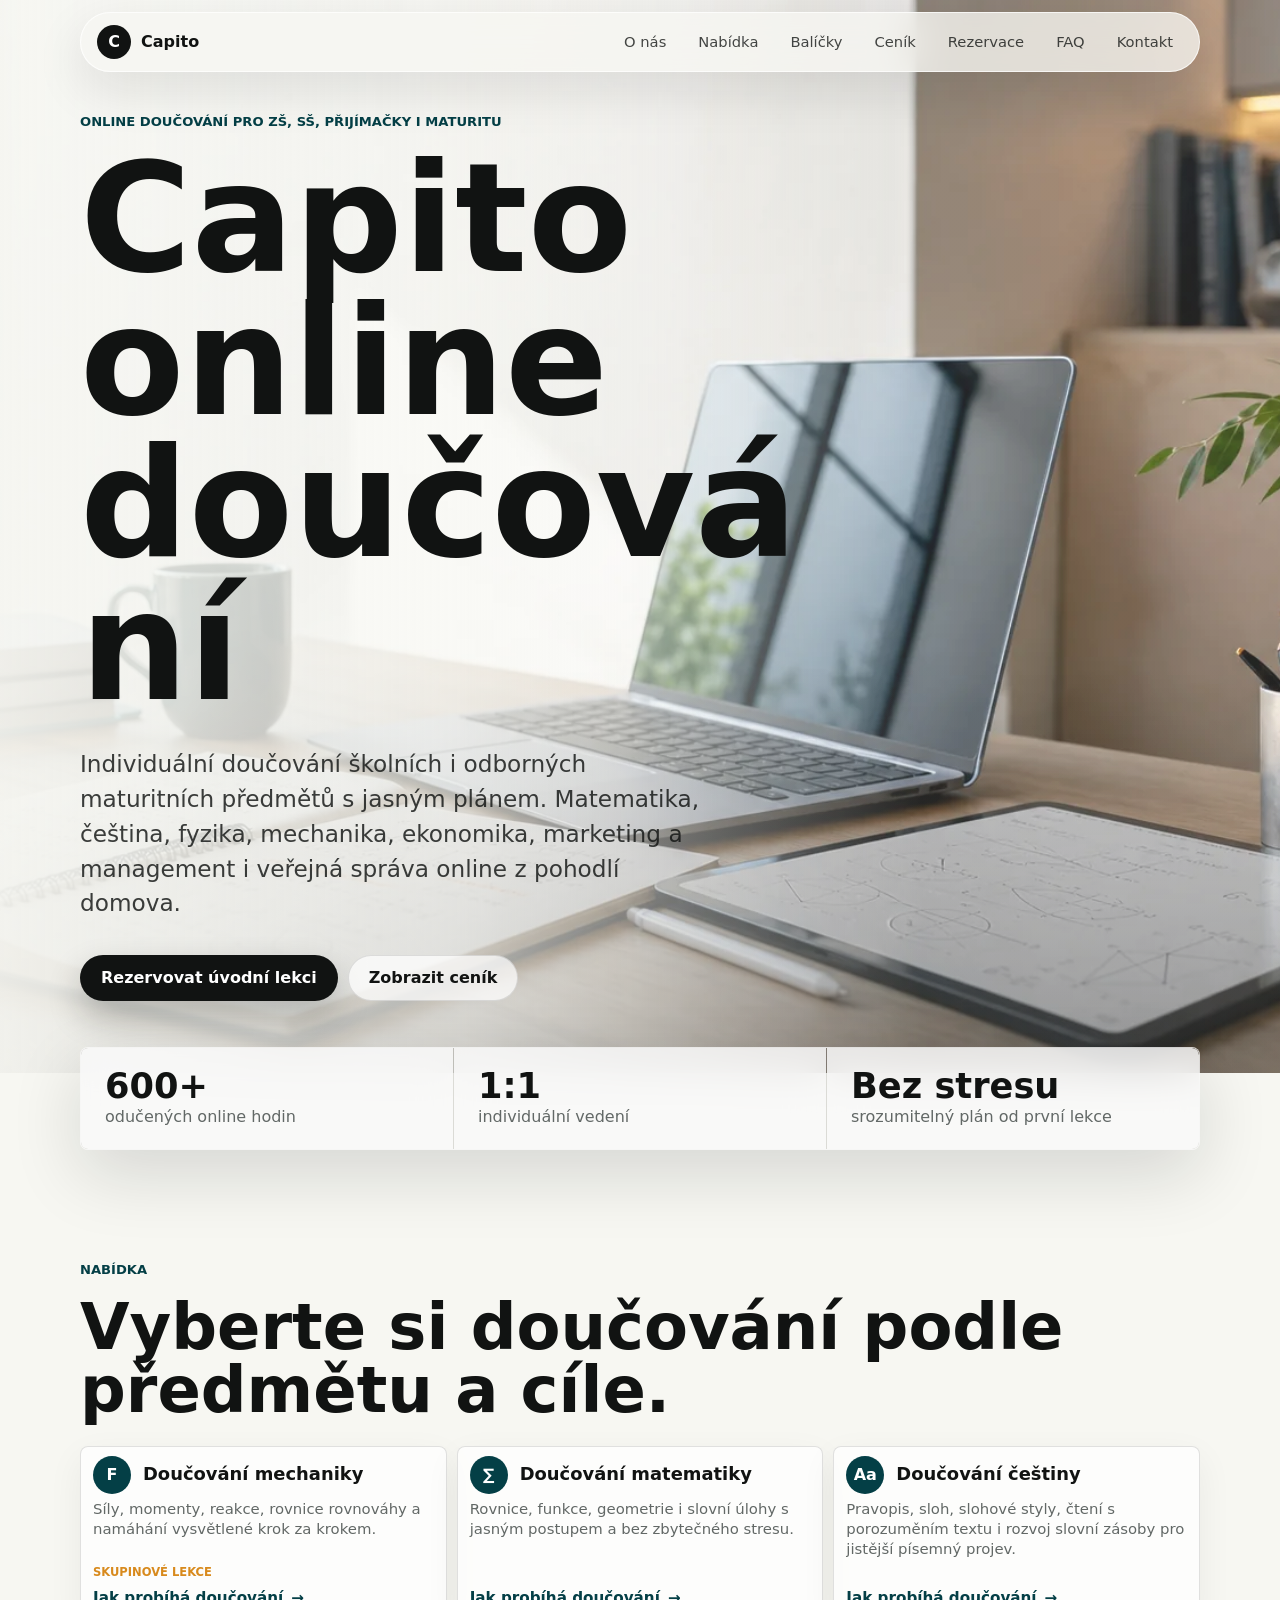
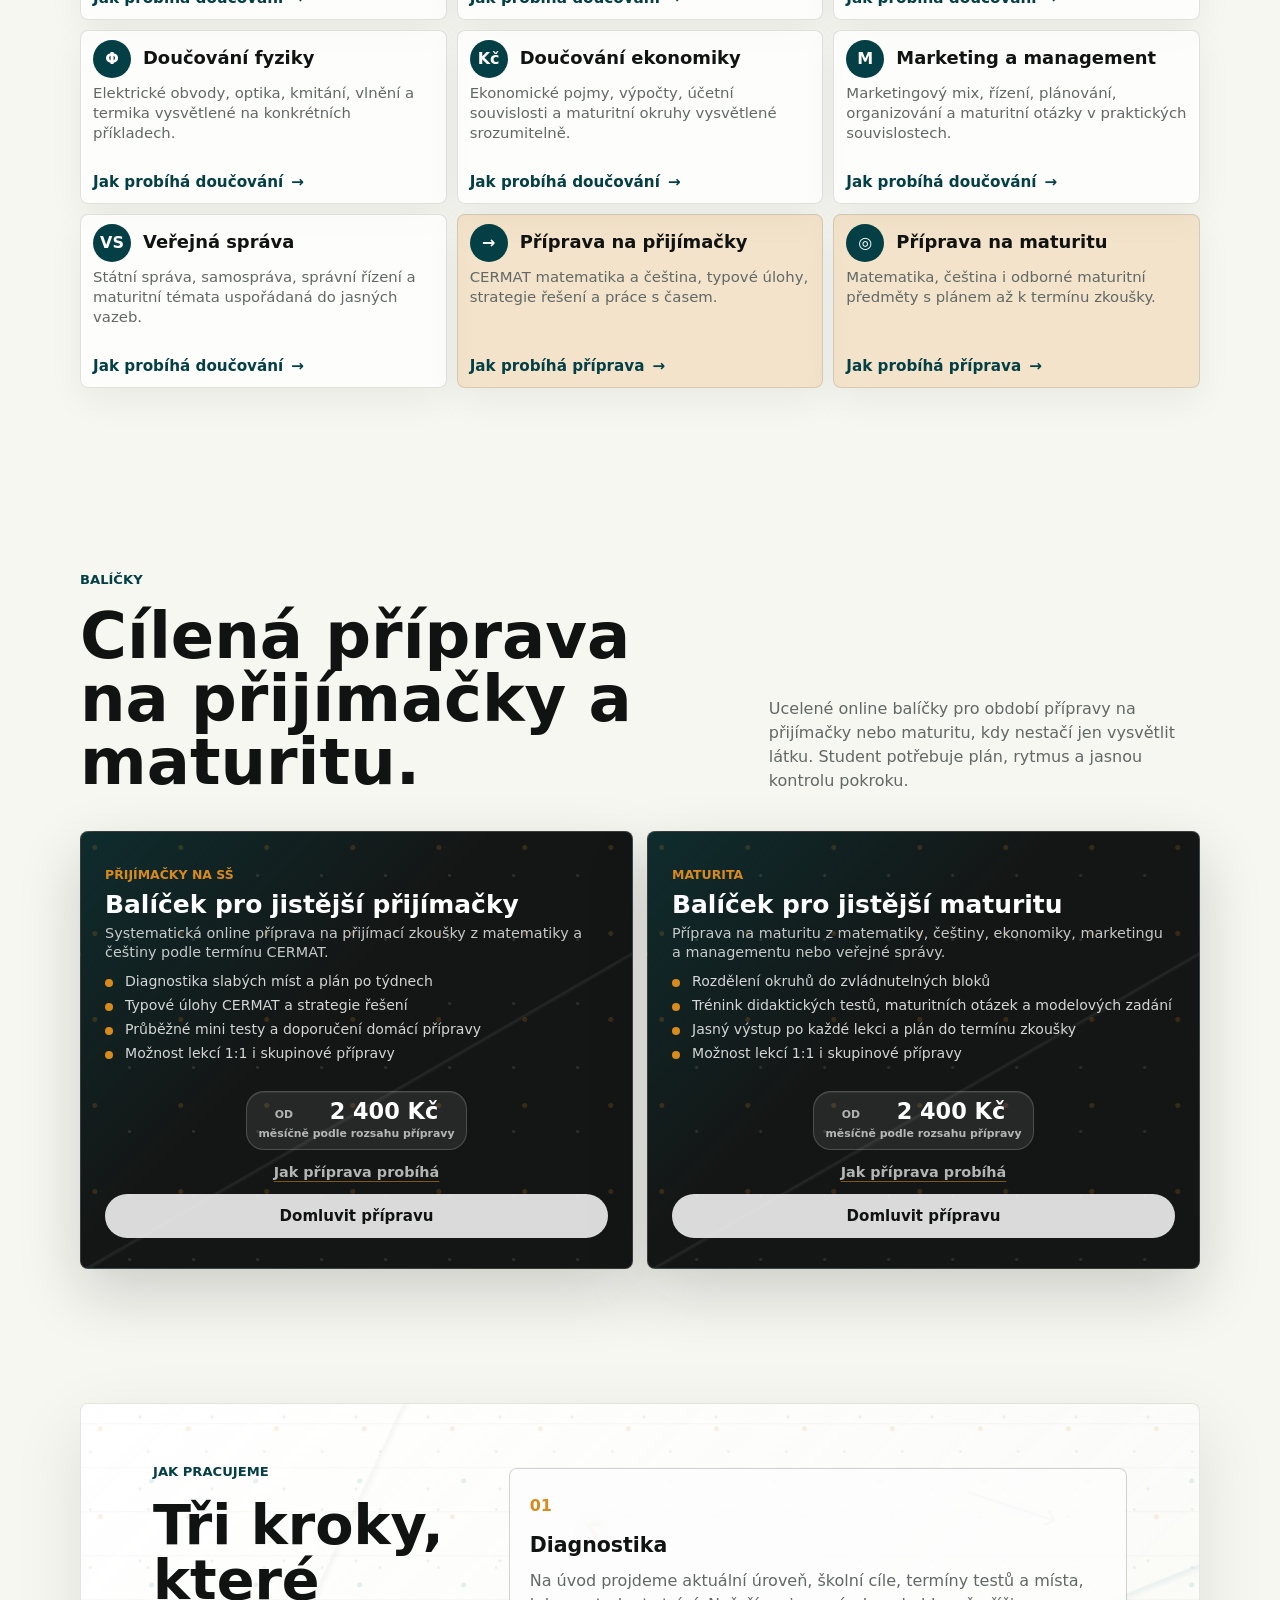
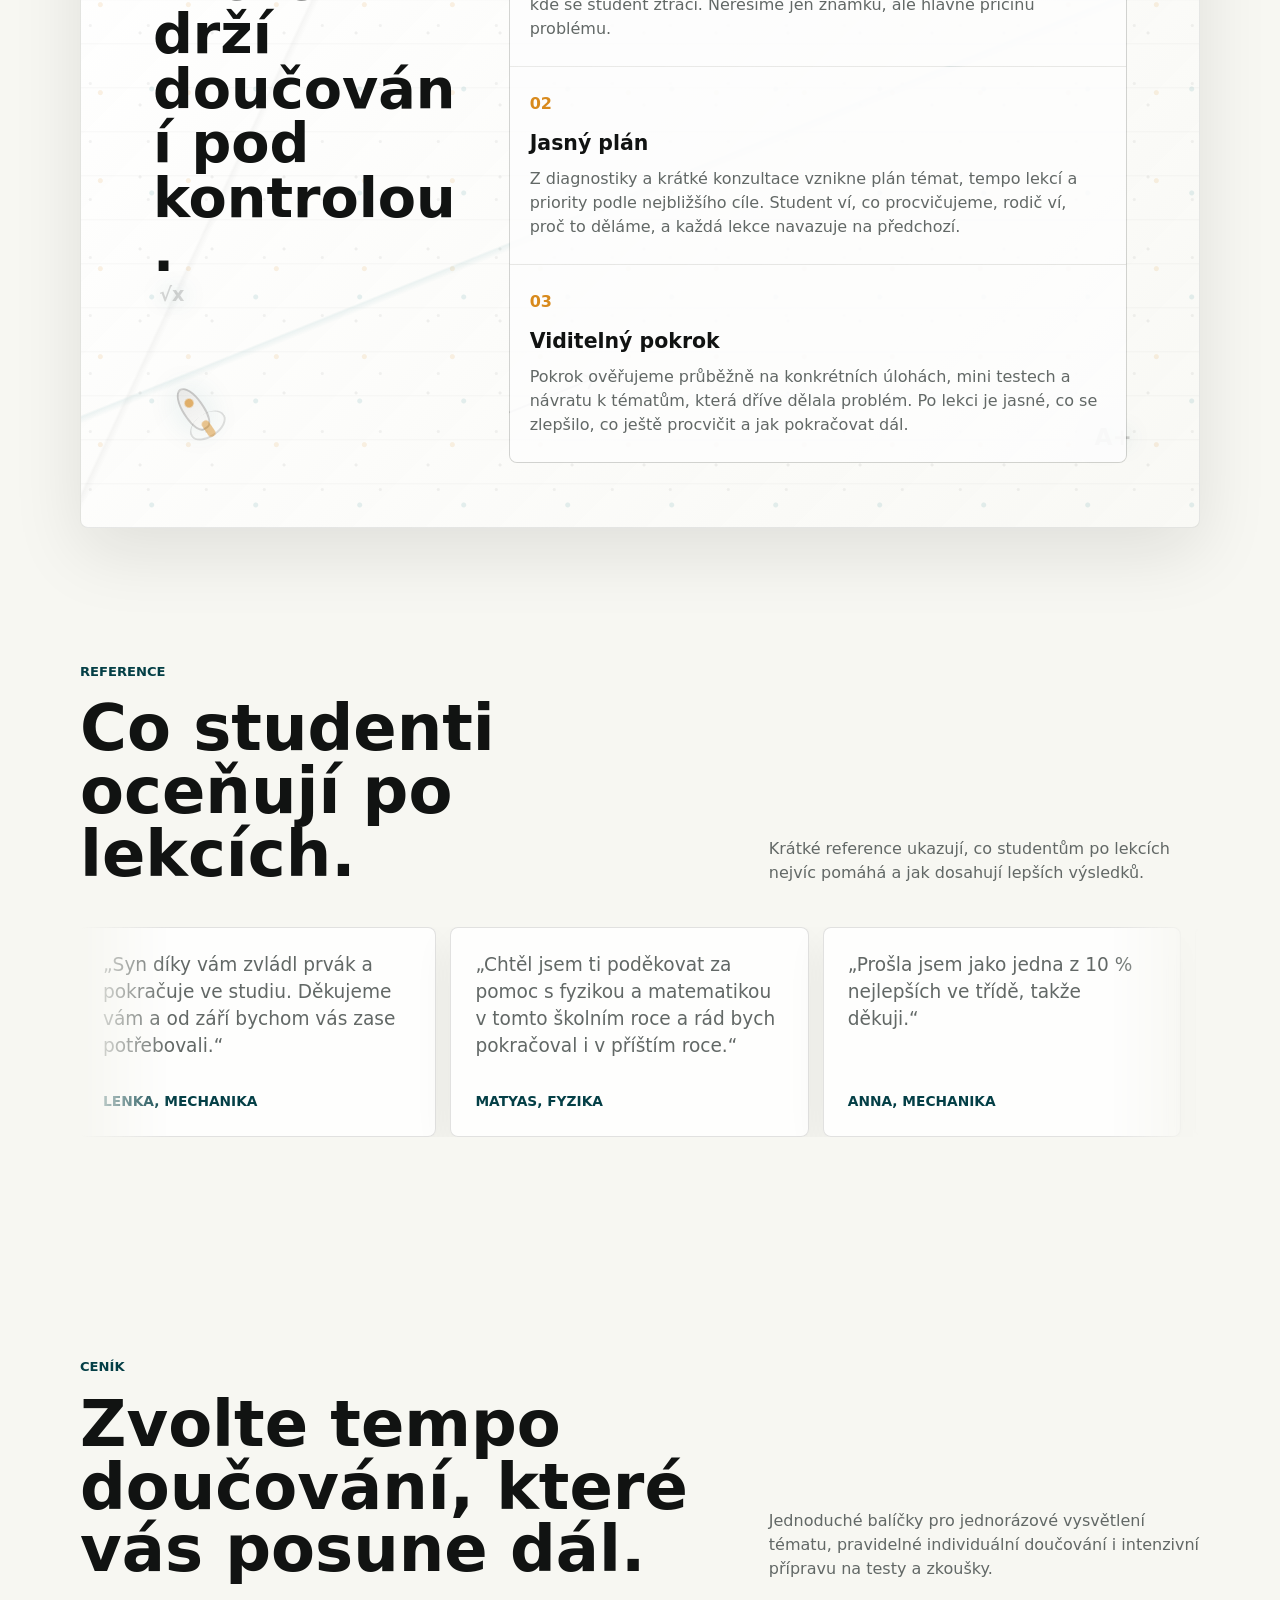
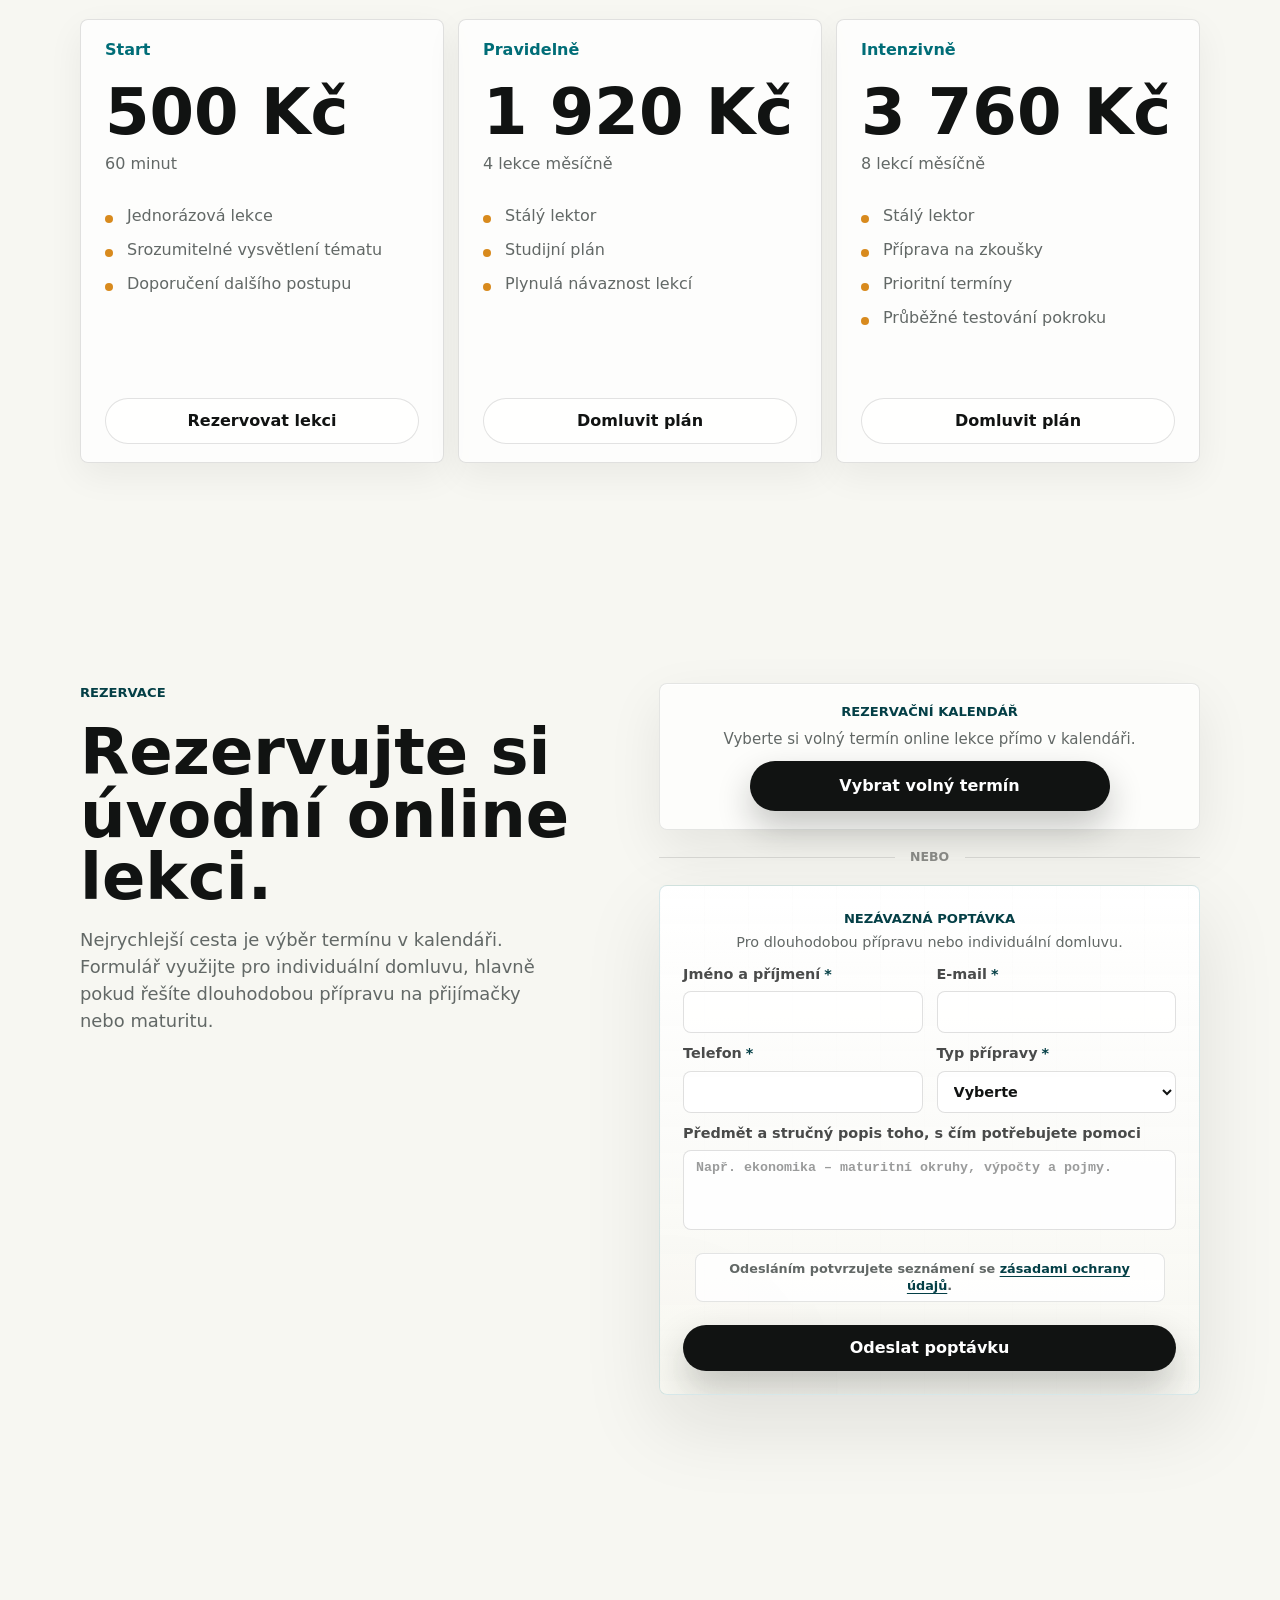
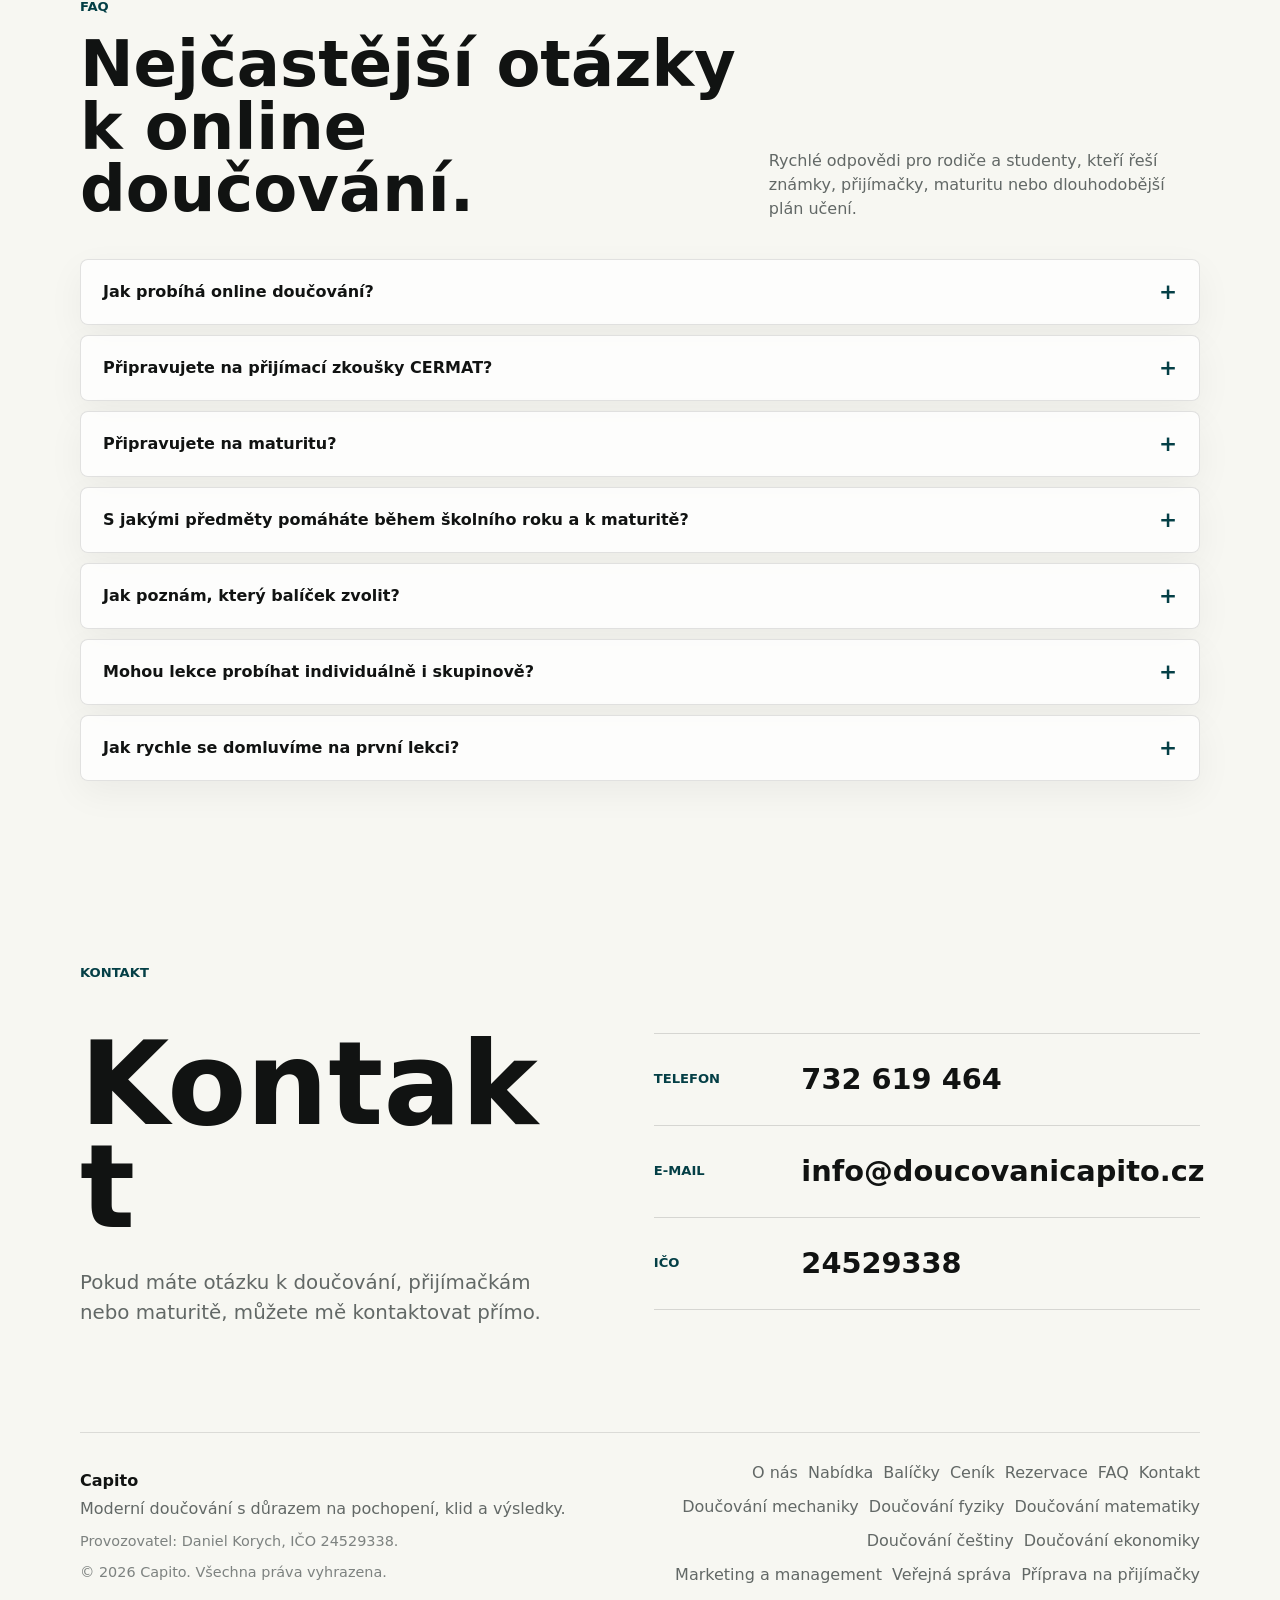
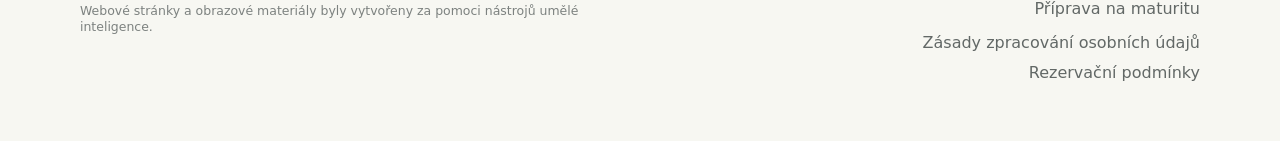
<file: index.html>
<!doctype html>
<html lang="cs">
  <head>
    <meta charset="utf-8" />
    <meta name="viewport" content="width=device-width, initial-scale=1" />
    <meta
      name="description"
      content="Online doučování matematiky, češtiny, fyziky, mechaniky, ekonomiky, marketingu a managementu i veřejné správy. Příprava na přijímačky a maturitu."
    />
    <meta name="robots" content="index,follow,max-image-preview:large" />
    <meta name="theme-color" content="#f7f7f2" />
    <meta name="author" content="Capito" />
    <link rel="canonical" href="https://www.doucovanicapito.cz/" />
    <title>Online doučování a příprava na maturitu | Capito</title>
    <link rel="icon" href="assets/favicon.svg?v=2" type="image/svg+xml" />
    <meta property="og:locale" content="cs_CZ" />
    <meta property="og:type" content="website" />
    <meta property="og:site_name" content="Doučování Capito" />
    <meta property="og:title" content="Online doučování a příprava na maturitu | Capito" />
    <meta
      property="og:description"
      content="Online doučování školních i maturitních předmětů, příprava na přijímačky CERMAT a maturitu s jasným plánem."
    />
    <meta property="og:url" content="https://www.doucovanicapito.cz/" />
    <meta property="og:image" content="https://www.doucovanicapito.cz/assets/og-image.jpg" />
    <meta property="og:image:alt" content="Online doučování matematiky a češtiny s Doučováním Capito" />
    <meta property="og:image:type" content="image/jpeg" />
    <meta property="og:image:width" content="1200" />
    <meta property="og:image:height" content="630" />
    <meta name="twitter:card" content="summary_large_image" />
    <meta name="twitter:title" content="Online doučování a příprava na maturitu | Capito" />
    <meta
      name="twitter:description"
      content="Online doučování školních i maturitních předmětů, příprava na přijímačky CERMAT a maturitu s jasným plánem."
    />
    <meta name="twitter:image" content="https://www.doucovanicapito.cz/assets/og-image.jpg" />
    <meta name="twitter:image:alt" content="Online doučování matematiky a češtiny s Doučováním Capito" />
    <link
      rel="preload"
      href="assets/capito-online-doucovani-1200.webp"
      as="image"
      type="image/webp"
      imagesrcset="assets/capito-online-doucovani-720.webp 720w, assets/capito-online-doucovani-1200.webp 1200w, assets/capito-online-doucovani-1672.webp 1672w"
      imagesizes="100vw"
    />
    <link rel="stylesheet" href="styles.css" />
    <script type="application/ld+json">
      {
        "@context": "https://schema.org",
        "@graph": [
          {
            "@type": "WebSite",
            "@id": "https://www.doucovanicapito.cz/#website",
            "url": "https://www.doucovanicapito.cz/",
            "name": "Doučování Capito",
            "alternateName": ["Capito", "Capito doučování", "Kapito", "Kapito doučování", "doucovani capito", "online doučování Capito"],
            "keywords": "doučování, online doučování, doučování matematiky, doučování češtiny, doučování ekonomiky, doučování marketingu a managementu, doučování veřejné správy, příprava na přijímačky, příprava na maturitu, CERMAT, Capito, Kapito",
            "inLanguage": "cs-CZ",
            "publisher": { "@id": "https://www.doucovanicapito.cz/#organization" }
          },
          {
            "@type": ["Organization", "LocalBusiness", "EducationalOrganization"],
            "@id": "https://www.doucovanicapito.cz/#organization",
            "name": "Doučování Capito",
            "alternateName": ["Capito", "Capito doučování", "Kapito", "Kapito doučování", "doucovani capito", "online doučování Capito"],
            "url": "https://www.doucovanicapito.cz/",
            "logo": "https://www.doucovanicapito.cz/assets/favicon.svg",
            "telephone": "+420732619464",
            "email": "info@doucovanicapito.cz",
            "taxID": "24529338",
            "description": "Individuální online doučování školních a maturitních předmětů pro žáky ZŠ, studenty SŠ, maturanty a uchazeče o střední školy.",
            "knowsAbout": [
              "online doučování",
              "doučování matematiky",
              "doučování češtiny",
              "doučování ekonomiky",
              "doučování marketingu a managementu",
              "doučování veřejné správy",
              "příprava na přijímací zkoušky CERMAT",
              "příprava na maturitu"
            ],
            "contactPoint": {
              "@type": "ContactPoint",
              "telephone": "+420732619464",
              "email": "info@doucovanicapito.cz",
              "contactType": "customer support",
              "availableLanguage": ["cs"]
            },
            "areaServed": [
              { "@type": "Country", "name": "Česká republika" }
            ]
          },
          {
            "@type": "Course",
            "@id": "https://www.doucovanicapito.cz/#prijimacky-cermat",
            "name": "Příprava na přijímací zkoušky CERMAT",
            "url": "https://www.doucovanicapito.cz/priprava-na-prijimacky.html",
            "description": "Online příprava na přijímačky z matematiky a českého jazyka s plánem po týdnech, typovými úlohami a průběžnou kontrolou pokroku.",
            "provider": { "@id": "https://www.doucovanicapito.cz/#organization" },
            "educationalLevel": "ZŠ"
          },
          {
            "@type": "Course",
            "@id": "https://www.doucovanicapito.cz/#maturita",
            "name": "Online příprava na maturitu",
            "url": "https://www.doucovanicapito.cz/priprava-na-maturitu.html",
            "description": "Individuální online příprava na maturitu z matematiky, češtiny, ekonomiky, marketingu a managementu i veřejné správy s jasným plánem.",
            "provider": { "@id": "https://www.doucovanicapito.cz/#organization" },
            "educationalLevel": "SŠ"
          },
          {
            "@type": "FAQPage",
            "@id": "https://www.doucovanicapito.cz/#faq",
            "mainEntity": [
              {
                "@type": "Question",
                "name": "Jak probíhá online doučování?",
                "acceptedAnswer": {
                  "@type": "Answer",
                  "text": "Lekce probíhají online přes Microsoft Teams nebo Google Meet. Na začátku si krátce ujasníme aktuální téma, cíl lekce a místo, kde se student ztrácí. Potom společně řešíme konkrétní příklady, vysvětlujeme postup krok za krokem a používáme sdílené materiály, obrazovku nebo digitální tabuli podle potřeby. Student má prostor se ptát během celé lekce a na konci dostane jasné shrnutí, co už zvládá, co ještě procvičit a jak pokračovat do další hodiny. Po lekci navíc dostane nasdílený PDF soubor s poznámkami od lektora, aby se k postupu mohl kdykoliv vrátit."
                }
              },
              {
                "@type": "Question",
                "name": "Připravujete na přijímací zkoušky CERMAT?",
                "acceptedAnswer": {
                  "@type": "Answer",
                  "text": "Ano. Příprava na přijímací zkoušky CERMAT se zaměřuje na matematiku, český jazyk, typové úlohy, práci s časem a postupné snižování chybovosti. Na začátku zjistíme, kde má student mezery, a podle termínu zkoušek nastavíme plán přípravy. V lekcích kombinujeme vysvětlení látky, nácvik testových strategií, práci se zadáními z minulých let a krátké kontroly pokroku. Podrobně jsme přípravu rozepsali na stránce Příprava na přijímačky."
                }
              },
              {
                "@type": "Question",
                "name": "Připravujete na maturitu?",
                "acceptedAnswer": {
                  "@type": "Answer",
                  "text": "Ano. Příprava na maturitu se nastavuje podle typu zkoušky, školy, aktuální úrovně studenta a termínu maturity. Nejdřív si rozdělíme maturitní okruhy na zvládnutelné části a určíme priority. V lekcích opakujeme teorii, řešíme typové příklady, trénujeme postup řešení a hlídáme, aby student věděl, co má procvičovat mezi lekcemi. Podrobně jsme přípravu rozepsali na stránce Příprava na maturitu."
                }
              },
              {
                "@type": "Question",
                "name": "S jakými předměty pomáháte během školního roku a k maturitě?",
                "acceptedAnswer": {
                  "@type": "Answer",
                  "text": "Pomáháme s matematikou, češtinou, fyzikou, mechanikou, ekonomikou, marketingem a managementem i veřejnou správou. Lekce mohou řešit průběžné učivo, školní testy, přijímačky nebo přípravu na společnou i profilovou část maturity."
                }
              },
              {
                "@type": "Question",
                "name": "Jak poznám, který balíček zvolit?",
                "acceptedAnswer": {
                  "@type": "Answer",
                  "text": "Pokud potřebujete vysvětlit jedno konkrétní téma, opravit nejasnosti před testem nebo se rychle zorientovat, doporučujeme jednorázovou lekci. Pro dlouhodobé zlepšení známek a jistější práci ve škole je vhodné pravidelné doučování. Pro přijímačky, maturitu nebo větší skluz doporučuji intenzivnější balíček s plánem po týdnech, kontrolou pokroku a jasnými úkoly mezi lekcemi. Pokud si nejste jistí, společně vybereme tempo podle cíle, termínu a aktuální úrovně studenta."
                }
              },
              {
                "@type": "Question",
                "name": "Mohou lekce probíhat individuálně i skupinově?",
                "acceptedAnswer": {
                  "@type": "Answer",
                  "text": "Ano. Individuální lekce 1:1 jsou vhodné, když student potřebuje vlastní tempo, bezpečný prostor na otázky nebo dohnat konkrétní mezery. Skupinová příprava dává smysl u studentů s podobným cílem, například u přijímaček nebo maturity, kde lze společně trénovat typové úlohy a práci s časem. Skupinu držíme menší, aby zůstala možnost ptát se a dostat zpětnou vazbu."
                }
              },
              {
                "@type": "Question",
                "name": "Jak rychle se domluvíme na první lekci?",
                "acceptedAnswer": {
                  "@type": "Answer",
                  "text": "Po odeslání poptávky se ozveme s návrhem nejbližšího vhodného termínu a krátce si ujasníme, co student potřebuje řešit. U přijímaček a maturity pomůže znát termín zkoušky, aktuální výsledky a témata, která jsou největší problém. Podle toho doporučím tempo lekcí a domluvíme první online hodinu."
                }
              }
            ]
          },
          {
            "@type": "BreadcrumbList",
            "@id": "https://www.doucovanicapito.cz/#breadcrumbs",
            "itemListElement": [
              {
                "@type": "ListItem",
                "position": 1,
                "name": "Online doučování Capito",
                "item": "https://www.doucovanicapito.cz/"
              }
            ]
          }
        ]
      }
    </script>
  </head>
  <body>
    <header class="site-header" data-header>
      <a class="brand" href="#top" aria-label="Capito domů">
        <span class="brand-mark">C</span>
        <span>Capito</span>
      </a>

      <button class="menu-toggle" type="button" aria-expanded="false" aria-controls="site-nav" data-menu-toggle>
        <span class="sr-only">Menu</span>
        <span></span>
        <span></span>
      </button>

      <nav class="site-nav" id="site-nav" data-nav>
        <a href="o-nas.html">O nás</a>
        <a href="#nabidka">Nabídka</a>
        <a href="#balicky">Balíčky</a>
        <a href="#cenik">Ceník</a>
        <a href="#rezervace">Rezervace</a>
        <a href="#faq">FAQ</a>
        <a href="#kontakt">Kontakt</a>
      </nav>
    </header>

    <main id="top">
      <section class="hero" aria-labelledby="hero-title">
        <picture class="hero-picture">
          <source
            type="image/webp"
            srcset="assets/capito-online-doucovani-720.webp 720w, assets/capito-online-doucovani-1200.webp 1200w, assets/capito-online-doucovani-1672.webp 1672w"
            sizes="100vw"
          />
          <img
            class="hero-media"
            src="assets/capito-online-doucovani.png"
            alt="Online doučování matematiky, fyziky, mechaniky a češtiny u pracovního stolu"
            title="Online doučování matematiky, fyziky, mechaniky a češtiny"
            width="1672"
            height="941"
            fetchpriority="high"
            decoding="async"
          />
        </picture>
        <div class="hero-shade" aria-hidden="true"></div>
        <div class="hero-content">
          <p class="eyebrow">Online doučování pro ZŠ, SŠ, přijímačky i maturitu</p>
          <h1 id="hero-title">Capito online doučování</h1>
          <p class="hero-copy">
            Individuální doučování školních i odborných maturitních předmětů s jasným plánem.
            Matematika, čeština, fyzika, mechanika, ekonomika, marketing a management i veřejná správa online z pohodlí domova.
          </p>
          <div class="hero-actions">
            <a class="button primary" href="#rezervace">Rezervovat úvodní lekci</a>
            <a class="button secondary" href="#cenik">Zobrazit ceník</a>
          </div>
        </div>
      </section>

      <section class="signal-strip" aria-label="Hlavní výhody">
        <div>
          <strong>600+</strong>
          <span>odučených online hodin</span>
        </div>
        <div>
          <strong>1:1</strong>
          <span>individuální vedení</span>
        </div>
        <div>
          <strong>Bez stresu</strong>
          <span>srozumitelný plán od první lekce</span>
        </div>
      </section>

      <section class="section offer" id="nabidka" aria-labelledby="offer-title">
        <div class="section-kicker">Nabídka</div>
        <h2 id="offer-title">Vyberte si doučování podle předmětu a cíle.</h2>

        <div class="offer-grid">
          <a class="feature-card" href="doucovani-mechaniky.html" aria-label="Zjistit, jak probíhá doučování mechaniky">
            <span class="icon" aria-hidden="true">F</span>
            <h3>Doučování mechaniky</h3>
            <p>Síly, momenty, reakce, rovnice rovnováhy a namáhání vysvětlené krok za krokem.</p>
            <span class="feature-card-badge">Skupinové lekce</span>
            <span class="feature-card-cta">Jak probíhá doučování</span>
          </a>
          <a class="feature-card" href="doucovani-matematiky.html" aria-label="Zjistit, jak probíhá doučování matematiky">
            <span class="icon" aria-hidden="true">∑</span>
            <h3>Doučování matematiky</h3>
            <p>Rovnice, funkce, geometrie i slovní úlohy s jasným postupem a bez zbytečného stresu.</p>
            <span class="feature-card-cta">Jak probíhá doučování</span>
          </a>
          <a class="feature-card" href="doucovani-cestiny.html" aria-label="Zjistit, jak probíhá doučování češtiny">
            <span class="icon" aria-hidden="true">Aa</span>
            <h3>Doučování češtiny</h3>
            <p>Pravopis, sloh, slohové styly, čtení s porozuměním textu i rozvoj slovní zásoby pro jistější písemný projev.</p>
            <span class="feature-card-cta">Jak probíhá doučování</span>
          </a>
          <a class="feature-card" href="doucovani-fyziky.html" aria-label="Zjistit, jak probíhá doučování fyziky">
            <span class="icon" aria-hidden="true">Φ</span>
            <h3>Doučování fyziky</h3>
            <p>Elektrické obvody, optika, kmitání, vlnění a termika vysvětlené na konkrétních příkladech.</p>
            <span class="feature-card-cta">Jak probíhá doučování</span>
          </a>
          <a class="feature-card" href="doucovani-ekonomiky.html" aria-label="Zjistit, jak probíhá doučování ekonomiky">
            <span class="icon" aria-hidden="true">Kč</span>
            <h3>Doučování ekonomiky</h3>
            <p>Ekonomické pojmy, výpočty, účetní souvislosti a maturitní okruhy vysvětlené srozumitelně.</p>
            <span class="feature-card-cta">Jak probíhá doučování</span>
          </a>
          <a class="feature-card" href="doucovani-marketingu-a-managementu.html" aria-label="Zjistit, jak probíhá doučování marketingu a managementu">
            <span class="icon" aria-hidden="true">M</span>
            <h3>Marketing a management</h3>
            <p>Marketingový mix, řízení, plánování, organizování a maturitní otázky v praktických souvislostech.</p>
            <span class="feature-card-cta">Jak probíhá doučování</span>
          </a>
          <a class="feature-card" href="doucovani-verejne-spravy.html" aria-label="Zjistit, jak probíhá doučování veřejné správy">
            <span class="icon" aria-hidden="true">VS</span>
            <h3>Veřejná správa</h3>
            <p>Státní správa, samospráva, správní řízení a maturitní témata uspořádaná do jasných vazeb.</p>
            <span class="feature-card-cta">Jak probíhá doučování</span>
          </a>
          <a class="feature-card feature-card--preparation" href="priprava-na-prijimacky.html" aria-label="Zjistit, jak probíhá příprava na přijímací zkoušky">
            <span class="icon" aria-hidden="true">→</span>
            <h3>Příprava na přijímačky</h3>
            <p>CERMAT matematika a čeština, typové úlohy, strategie řešení a práce s časem.</p>
            <span class="feature-card-cta">Jak probíhá příprava</span>
          </a>
          <a class="feature-card feature-card--preparation" href="priprava-na-maturitu.html" aria-label="Zjistit, jak probíhá příprava na maturitu">
            <span class="icon" aria-hidden="true">◎</span>
            <h3>Příprava na maturitu</h3>
            <p>Matematika, čeština i odborné maturitní předměty s plánem až k termínu zkoušky.</p>
            <span class="feature-card-cta">Jak probíhá příprava</span>
          </a>
        </div>
      </section>

      <section class="section packages" id="balicky" aria-labelledby="packages-title">
        <div class="section-kicker">Balíčky</div>
        <div class="section-heading">
          <h2 id="packages-title">Cílená příprava na přijímačky a maturitu.</h2>
          <p>Ucelené online balíčky pro období přípravy na přijímačky nebo maturitu, kdy nestačí jen vysvětlit látku. Student potřebuje plán, rytmus a jasnou kontrolu pokroku.</p>
        </div>

        <div class="package-grid">
          <article class="package-card">
            <div>
              <span class="package-label">Přijímačky na SŠ</span>
              <h3>Balíček pro jistější přijímačky</h3>
              <p>Systematická online příprava na přijímací zkoušky z matematiky a češtiny podle termínu CERMAT.</p>
            </div>
            <ul>
              <li>Diagnostika slabých míst a plán po týdnech</li>
              <li>Typové úlohy CERMAT a strategie řešení</li>
              <li>Průběžné mini testy a doporučení domácí přípravy</li>
              <li>Možnost lekcí 1:1 i skupinové přípravy</li>
            </ul>
            <div class="package-price" aria-label="Cena balíčku přijímačky na SŠ">
              <span>od</span>
              <strong>2 400 Kč</strong>
              <small>měsíčně podle rozsahu přípravy</small>
            </div>
            <a class="package-detail-link" href="priprava-na-prijimacky.html">Jak příprava probíhá</a>
            <a
              class="button secondary full"
              href="#rezervace"
              data-subject="Příprava na přijímačky"
            >
              Domluvit přípravu
            </a>
          </article>

          <article class="package-card">
            <div>
              <span class="package-label">Maturita</span>
              <h3>Balíček pro jistější maturitu</h3>
              <p>Příprava na maturitu z matematiky, češtiny, ekonomiky, marketingu a managementu nebo veřejné správy.</p>
            </div>
            <ul>
              <li>Rozdělení okruhů do zvládnutelných bloků</li>
              <li>Trénink didaktických testů, maturitních otázek a modelových zadání</li>
              <li>Jasný výstup po každé lekci a plán do termínu zkoušky</li>
              <li>Možnost lekcí 1:1 i skupinové přípravy</li>
            </ul>
            <div class="package-price" aria-label="Cena balíčku maturita">
              <span>od</span>
              <strong>2 400 Kč</strong>
              <small>měsíčně podle rozsahu přípravy</small>
            </div>
            <a class="package-detail-link" href="priprava-na-maturitu.html">Jak příprava probíhá</a>
            <a
              class="button secondary full"
              href="#rezervace"
              data-subject="Příprava na maturitu"
            >
              Domluvit přípravu
            </a>
          </article>
        </div>
      </section>

      <section class="section method" aria-labelledby="method-title">
        <div class="method-panel">
          <div class="method-pattern" aria-hidden="true">
            <span class="pattern-rocket"></span>
            <span class="pattern-arrow pattern-arrow-one"></span>
            <span class="pattern-arrow pattern-arrow-two"></span>
            <span class="pattern-formula pattern-formula-one">∑</span>
            <span class="pattern-formula pattern-formula-two">A+</span>
            <span class="pattern-formula pattern-formula-three">√x</span>
          </div>
          <div class="method-heading">
            <div class="section-kicker">Jak pracujeme</div>
            <h2 id="method-title">Tři kroky, které drží doučování pod kontrolou.</h2>
          </div>
          <div class="timeline">
            <div>
              <span>01</span>
              <h3>Diagnostika</h3>
              <p>Na úvod projdeme aktuální úroveň, školní cíle, termíny testů a místa, kde se student ztrácí. Neřešíme jen známku, ale hlavně příčinu problému.</p>
            </div>
            <div>
              <span>02</span>
              <h3>Jasný plán</h3>
              <p>Z diagnostiky a krátké konzultace vznikne plán témat, tempo lekcí a priority podle nejbližšího cíle. Student ví, co procvičujeme, rodič ví, proč to děláme, a každá lekce navazuje na předchozí.</p>
            </div>
            <div>
              <span>03</span>
              <h3>Viditelný pokrok</h3>
              <p>Pokrok ověřujeme průběžně na konkrétních úlohách, mini testech a návratu k tématům, která dříve dělala problém. Po lekci je jasné, co se zlepšilo, co ještě procvičit a jak pokračovat dál.</p>
            </div>
          </div>
        </div>
      </section>

      <section class="section testimonials" id="reference" aria-labelledby="testimonials-title">
        <div class="section-kicker">Reference</div>
        <div class="section-heading">
          <h2 id="testimonials-title">Co studenti oceňují po lekcích.</h2>
          <p>Krátké reference ukazují, co studentům po lekcích nejvíc pomáhá a jak dosahují lepších výsledků.</p>
        </div>

        <div class="reviews-marquee" aria-label="Reference studentů">
          <div class="reviews-track">
            <div class="reviews-row">
              <figure class="review-card">
                <blockquote>„Syn díky vám zvládl prvák a pokračuje ve studiu. Děkujeme vám a od září bychom vás zase potřebovali.“</blockquote>
                <figcaption>Lenka, mechanika</figcaption>
              </figure>
              <figure class="review-card">
                <blockquote>„Chtěl jsem ti poděkovat za pomoc s fyzikou a matematikou v tomto školním roce a rád bych pokračoval i v příštím roce.“</blockquote>
                <figcaption>Matyas, fyzika</figcaption>
              </figure>
              <figure class="review-card">
                <blockquote>„Prošla jsem jako jedna z 10 % nejlepších ve třídě, takže děkuji.“</blockquote>
                <figcaption>Anna, mechanika</figcaption>
              </figure>
              <figure class="review-card">
                <blockquote>„Doporučuji. Všechno pěkně vysvětlil a naučil spoustu nového. Je skvělej a nemusíte se bát zadávat hloupé otázky.“</blockquote>
                <figcaption>Saša, mechanika</figcaption>
              </figure>
              <figure class="review-card">
                <blockquote>„Mohu jen doporučit. Srozumitelně vysvětluje, vždy připraven, ochotný, máme lepší výsledky.“</blockquote>
                <figcaption>Lenka, mechanika</figcaption>
              </figure>
              <figure class="review-card">
                <blockquote>„U češtiny mi pomohlo, že jsme netrénovali jen pravidla, ale i to, jak nad textem přemýšlet.“</blockquote>
                <figcaption>Markéta, čeština</figcaption>
              </figure>
            </div>
            <div class="reviews-row" aria-hidden="true">
              <figure class="review-card">
                <blockquote>„Syn díky vám zvládl prvák a pokračuje ve studiu. Děkujeme vám a od září bychom vás zase potřebovali.“</blockquote>
                <figcaption>Lenka, mechanika</figcaption>
              </figure>
              <figure class="review-card">
                <blockquote>„Chtěl jsem ti poděkovat za pomoc s fyzikou a matematikou v tomto školním roce a rád bych pokračoval i v příštím roce.“</blockquote>
                <figcaption>Matyas, fyzika</figcaption>
              </figure>
              <figure class="review-card">
                <blockquote>„Prošla jsem jako jedna z 10 % nejlepších ve třídě, takže děkuji.“</blockquote>
                <figcaption>Anna, mechanika</figcaption>
              </figure>
              <figure class="review-card">
                <blockquote>„Doporučuji. Všechno pěkně vysvětlil a naučil spoustu nového. Je skvělej a nemusíte se bát zadávat hloupé otázky.“</blockquote>
                <figcaption>Saša, mechanika</figcaption>
              </figure>
              <figure class="review-card">
                <blockquote>„Mohu jen doporučit. Srozumitelně vysvětluje, vždy připraven, ochotný, máme lepší výsledky.“</blockquote>
                <figcaption>Lenka, mechanika</figcaption>
              </figure>
              <figure class="review-card">
                <blockquote>„U češtiny mi pomohlo, že jsme netrénovali jen pravidla, ale i to, jak nad textem přemýšlet.“</blockquote>
                <figcaption>Markéta, čeština</figcaption>
              </figure>
            </div>
          </div>
        </div>
      </section>

      <section class="section pricing" id="cenik" aria-labelledby="pricing-title">
        <div class="section-kicker">Ceník</div>
        <div class="section-heading">
          <h2 id="pricing-title">Zvolte tempo doučování, které vás posune dál.</h2>
          <p>Jednoduché balíčky pro jednorázové vysvětlení tématu, pravidelné individuální doučování i intenzivní přípravu na testy a zkoušky.</p>
        </div>

        <div class="pricing-grid" id="cenik-balicky">
          <article class="price-card">
            <p class="plan">Start</p>
            <p class="price-value">500 Kč</p>
            <span>60 minut</span>
            <ul>
              <li>Jednorázová lekce</li>
              <li>Srozumitelné vysvětlení tématu</li>
              <li>Doporučení dalšího postupu</li>
            </ul>
            <a class="button secondary full" href="https://app.acuityscheduling.com/schedule.php?owner=40146834" target="_blank" rel="noopener">Rezervovat lekci</a>
          </article>

          <article class="price-card highlighted">
            <p class="plan">Pravidelně</p>
            <p class="price-value">1 920 Kč</p>
            <span>4 lekce měsíčně</span>
            <ul>
              <li>Stálý lektor</li>
              <li>Studijní plán</li>
              <li>Plynulá návaznost lekcí</li>
            </ul>
            <a class="button secondary full" href="#rezervace">Domluvit plán</a>
          </article>

          <article class="price-card">
            <p class="plan">Intenzivně</p>
            <p class="price-value">3 760 Kč</p>
            <span>8 lekcí měsíčně</span>
            <ul>
              <li>Stálý lektor</li>
              <li>Příprava na zkoušky</li>
              <li>Prioritní termíny</li>
              <li>Průběžné testování pokroku</li>
            </ul>
            <a class="button secondary full" href="#rezervace">Domluvit plán</a>
          </article>
        </div>
      </section>

      <section class="section reservation" id="rezervace" aria-labelledby="booking-title">
        <div class="reservation-copy">
          <div class="section-kicker">Rezervace</div>
          <h2 id="booking-title">Rezervujte si úvodní online lekci.</h2>
          <p>
            Nejrychlejší cesta je výběr termínu v kalendáři. Formulář využijte pro individuální domluvu,
            hlavně pokud řešíte dlouhodobou přípravu na přijímačky nebo maturitu.
          </p>
        </div>

        <div class="reservation-action">
          <div class="booking-service">
            <span>Rezervační kalendář</span>
            <p>Vyberte si volný termín online lekce přímo v kalendáři.</p>
            <a
              class="button primary booking-service-button"
              href="https://app.acuityscheduling.com/schedule.php?owner=40146834"
            >
              Vybrat volný termín
            </a>
          </div>

          <div class="reservation-choice-divider" aria-hidden="true">
            <span>nebo</span>
          </div>

          <form
            class="booking-form"
            id="rezervacni-formular"
            name="poptavka-capito"
            action="/"
            method="post"
            data-netlify="true"
            netlify-honeypot="website"
            data-booking-form
            novalidate
          >
            <div class="form-heading">
              <div class="form-kicker">Nezávazná poptávka</div>
              <p>Pro dlouhodobou přípravu nebo individuální domluvu.</p>
            </div>
            <input type="hidden" name="form-name" value="poptavka-capito" />
            <div class="form-grid">
              <label>
                <span class="field-label">Jméno a příjmení <span class="required-mark" aria-hidden="true">*</span><span class="sr-only">povinné pole</span></span>
                <input name="name" type="text" autocomplete="name" minlength="2" maxlength="80" required />
              </label>
              <label>
                <span class="field-label">E-mail <span class="required-mark" aria-hidden="true">*</span><span class="sr-only">povinné pole</span></span>
                <input name="email" type="email" autocomplete="email" maxlength="120" required />
              </label>
              <label>
                <span class="field-label">Telefon <span class="required-mark" aria-hidden="true">*</span><span class="sr-only">povinné pole</span></span>
                <input name="phone" type="tel" autocomplete="tel" maxlength="30" required />
              </label>
              <label>
                <span class="field-label">Typ přípravy <span class="required-mark" aria-hidden="true">*</span><span class="sr-only">povinné pole</span></span>
                <select name="lesson_type" data-subject-select required>
                  <option value="" selected disabled hidden>Vyberte</option>
                  <option>Průběžné doučování</option>
                  <option>Příprava na přijímačky</option>
                  <option>Příprava na maturitu</option>
                  <option>Skupinová lekce</option>
                  <option>Nejsem si jistý/á</option>
                </select>
              </label>
              <label class="form-wide">
                <span class="field-label">Předmět a stručný popis toho, s čím potřebujete pomoci</span>
                <textarea
                  name="message"
                  rows="3"
                  maxlength="600"
                  placeholder="Např. ekonomika – maturitní okruhy, výpočty a pojmy."
                ></textarea>
              </label>
            </div>

            <p class="consent privacy-notice">
              Odesláním potvrzujete seznámení se
              <a href="zasady-zpracovani-osobnich-udaju.html">zásadami ochrany údajů</a>.
            </p>

            <label class="hp-field" aria-hidden="true">
              Web
              <input name="website" type="text" tabindex="-1" autocomplete="off" />
            </label>

            <button class="button primary full" type="submit">Odeslat poptávku</button>
            <p class="form-status" role="status" aria-live="polite" data-form-status></p>
          </form>
        </div>
      </section>

      <section class="section faq" id="faq" aria-labelledby="faq-title">
        <div class="section-kicker">FAQ</div>
        <div class="section-heading">
          <h2 id="faq-title">Nejčastější otázky k online doučování.</h2>
          <p>Rychlé odpovědi pro rodiče a studenty, kteří řeší známky, přijímačky, maturitu nebo dlouhodobější plán učení.</p>
        </div>

        <div class="faq-list">
          <details>
            <summary>Jak probíhá online doučování?</summary>
            <p>
              Lekce probíhá přes Microsoft Teams nebo Google Meet. Na začátku si krátce ujasníme aktuální
              téma, cíl lekce a místo, kde se student ztrácí. Potom společně řešíme konkrétní příklady,
              vysvětlujeme postup krok za krokem a podle potřeby používáme sdílené materiály, obrazovku
              nebo digitální tabuli. Student se může ptát během celé lekce a na konci dostane jasné shrnutí,
              co už zvládá, co ještě procvičit a jak pokračovat do další hodiny. Po lekci navíc dostane
              nasdílený PDF soubor s poznámkami od lektora, aby se k postupu mohl kdykoliv vrátit.
            </p>
          </details>
          <details>
            <summary>Připravujete na přijímací zkoušky CERMAT?</summary>
            <p>
              Ano. Příprava na přijímací zkoušky CERMAT se zaměřuje na matematiku, český jazyk, typové
              úlohy, práci s časem a postupné snižování chybovosti. Na začátku zjistíme, kde má student
              mezery, a podle termínu zkoušek nastavíme plán přípravy. V lekcích kombinujeme vysvětlení
              látky, nácvik testových strategií, práci se zadáními z minulých let a krátké kontroly pokroku.
              Podrobně jsme přípravu rozepsali na stránce
              <a href="priprava-na-prijimacky.html">Příprava na přijímačky</a>.
            </p>
          </details>
          <details>
            <summary>Připravujete na maturitu?</summary>
            <p>
              Ano. Příprava na maturitu se nastavuje podle typu zkoušky, školy, aktuální úrovně studenta
              a termínu maturity. Nejdřív si rozdělíme maturitní okruhy na zvládnutelné části a určíme
              priority. V lekcích opakujeme teorii, řešíme typové příklady, trénujeme postup řešení
              a hlídáme, aby student věděl, co má procvičovat mezi lekcemi. Podrobně jsme přípravu
              rozepsali na stránce <a href="priprava-na-maturitu.html">Příprava na maturitu</a>.
            </p>
          </details>
          <details>
            <summary>S jakými předměty pomáháte během školního roku a k maturitě?</summary>
            <p>
              Pomáháme s matematikou, češtinou, fyzikou, mechanikou, ekonomikou, marketingem a managementem
              i veřejnou správou. Lekce mohou řešit průběžné učivo, školní testy, přijímačky nebo přípravu
              na společnou i profilovou část maturity. Všechny předměty najdete v <a href="#nabidka">nabídce</a>.
            </p>
          </details>
          <details>
            <summary>Jak poznám, který balíček zvolit?</summary>
            <p>
              Pokud potřebujete vysvětlit jedno konkrétní téma, opravit nejasnosti před testem nebo se
              rychle zorientovat, doporučujeme jednorázovou lekci. Pro dlouhodobé zlepšení známek a jistější práci ve škole
              je vhodné pravidelné doučování. Pro přijímačky, maturitu nebo větší skluz doporučuji intenzivnější
              balíček s plánem po týdnech, kontrolou pokroku a jasnými úkoly mezi lekcemi. Pokud si nejste jistí,
              společně vybereme tempo podle cíle, termínu a aktuální úrovně studenta.
            </p>
          </details>
          <details>
            <summary>Mohou lekce probíhat individuálně i skupinově?</summary>
            <p>
              Ano. Individuální lekce 1:1 jsou vhodné, když student potřebuje vlastní tempo, bezpečný prostor
              na otázky nebo dohnat konkrétní mezery. Skupinová příprava dává smysl u studentů s podobným cílem,
              například u přijímaček nebo maturity, kde lze společně trénovat typové úlohy a práci s časem.
              Skupinu držíme menší, aby zůstala možnost ptát se a dostat zpětnou vazbu.
            </p>
          </details>
          <details>
            <summary>Jak rychle se domluvíme na první lekci?</summary>
            <p>
              Po odeslání poptávky se ozveme s návrhem nejbližšího vhodného termínu a krátce si ujasníme,
              co student potřebuje řešit. U přijímaček a maturity pomůže znát termín zkoušky, aktuální výsledky
              a témata, která jsou největší problém. Podle toho doporučím tempo lekcí a domluvíme první
              online hodinu.
            </p>
          </details>
        </div>
      </section>

      <section class="section contact" id="kontakt" aria-labelledby="contact-title">
        <div class="section-kicker">Kontakt</div>
        <div class="contact-layout">
          <div class="contact-copy">
            <h2 id="contact-title">Kontakt</h2>
            <p>
              Pokud máte otázku k doučování, přijímačkám nebo maturitě, můžete mě kontaktovat přímo.
            </p>
          </div>

          <address class="contact-list" aria-label="Kontaktní údaje Capito">
            <div class="contact-item">
              <span>Telefon</span>
              <strong><a href="tel:+420732619464">732 619 464</a></strong>
            </div>
            <div class="contact-item">
              <span>E-mail</span>
              <strong><a href="mailto:info@doucovanicapito.cz">info@doucovanicapito.cz</a></strong>
            </div>
            <div class="contact-item">
              <span>IČO</span>
              <strong>24529338</strong>
            </div>
          </address>
        </div>
      </section>

    </main>

    <footer class="site-footer">
      <div>
        <strong>Capito</strong>
        <span>Moderní doučování s důrazem na pochopení, klid a výsledky.</span>
        <small class="footer-legal">Provozovatel: Daniel Korych, IČO 24529338.</small>
        <small class="footer-legal">© 2026 Capito. Všechna práva vyhrazena.</small>
        <small class="footer-legal footer-ai">Webové stránky a obrazové materiály byly vytvořeny za pomoci nástrojů umělé inteligence.</small>
      </div>
      <nav aria-label="Patička">
        <a href="o-nas.html">O nás</a>
        <a href="#nabidka">Nabídka</a>
        <a href="#balicky">Balíčky</a>
        <a href="#cenik">Ceník</a>
        <a href="#rezervace">Rezervace</a>
        <a href="#faq">FAQ</a>
        <a href="#kontakt">Kontakt</a>
        <span class="footer-service-links">
          <a href="doucovani-mechaniky.html">Doučování mechaniky</a>
          <a href="doucovani-fyziky.html">Doučování fyziky</a>
          <a href="doucovani-matematiky.html">Doučování matematiky</a>
          <a href="doucovani-cestiny.html">Doučování češtiny</a>
          <a href="doucovani-ekonomiky.html">Doučování ekonomiky</a>
          <a href="doucovani-marketingu-a-managementu.html">Marketing a management</a>
          <a href="doucovani-verejne-spravy.html">Veřejná správa</a>
          <a href="priprava-na-prijimacky.html">Příprava na přijímačky</a>
          <a href="priprava-na-maturitu.html">Příprava na maturitu</a>
        </span>
        <span class="footer-legal-links">
          <a href="zasady-zpracovani-osobnich-udaju.html">Zásady zpracování osobních údajů</a>
          <a href="rezervacni-a-storno-podminky.html">Rezervační podmínky</a>
        </span>
      </nav>
    </footer>

    <script src="script.js" defer></script>
  </body>
</html>
</file>
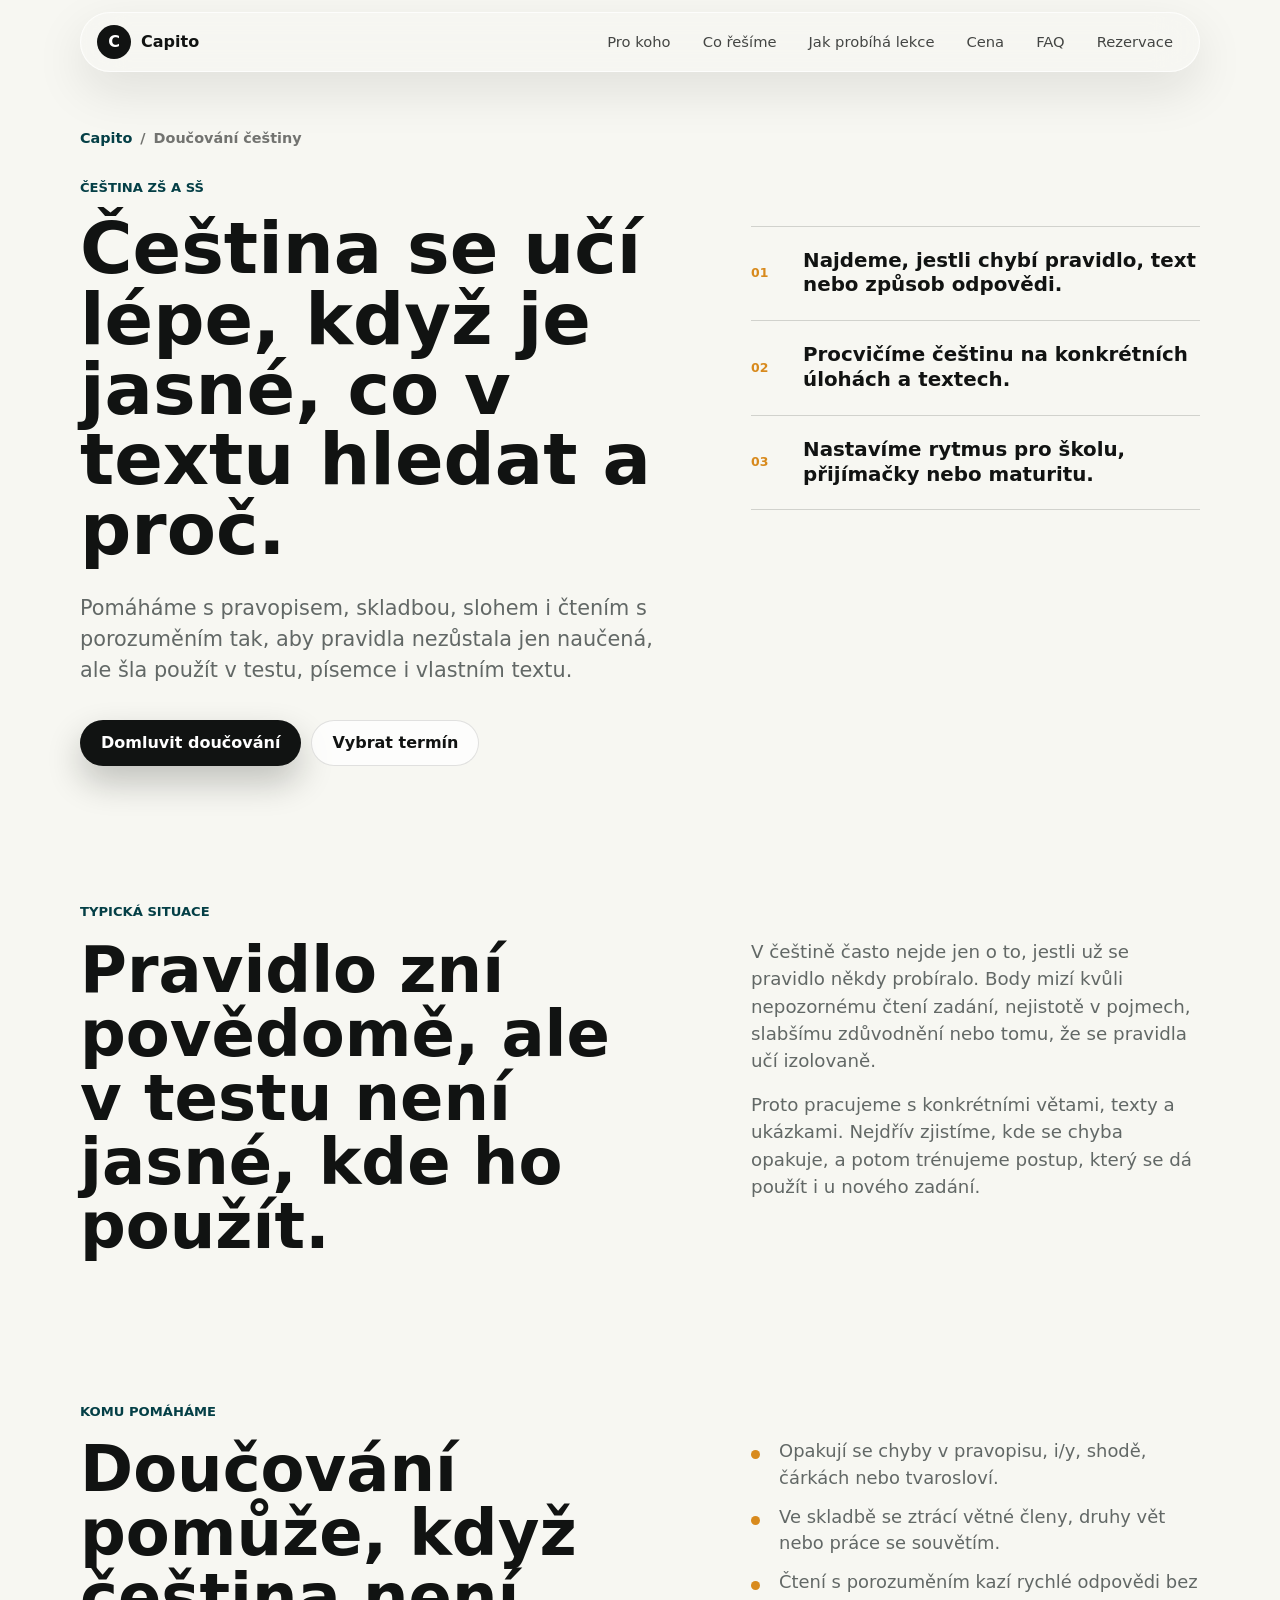
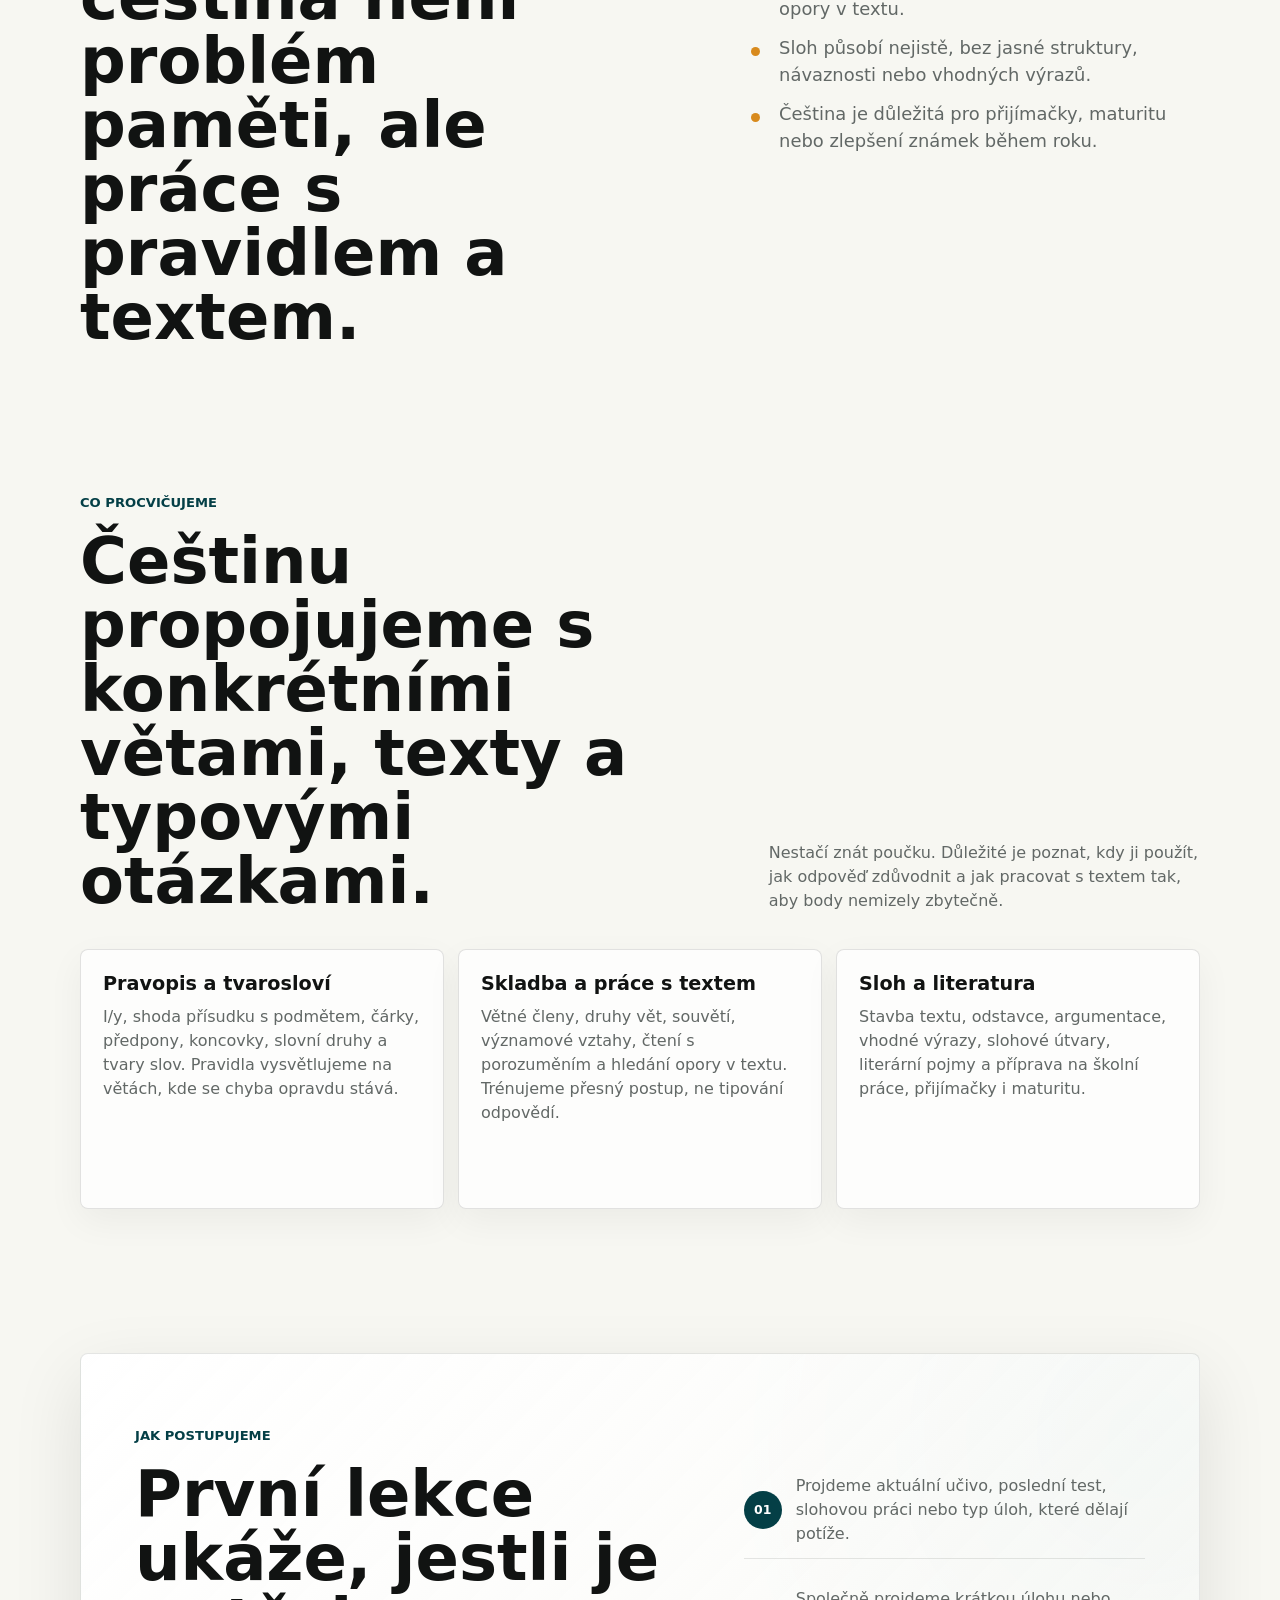
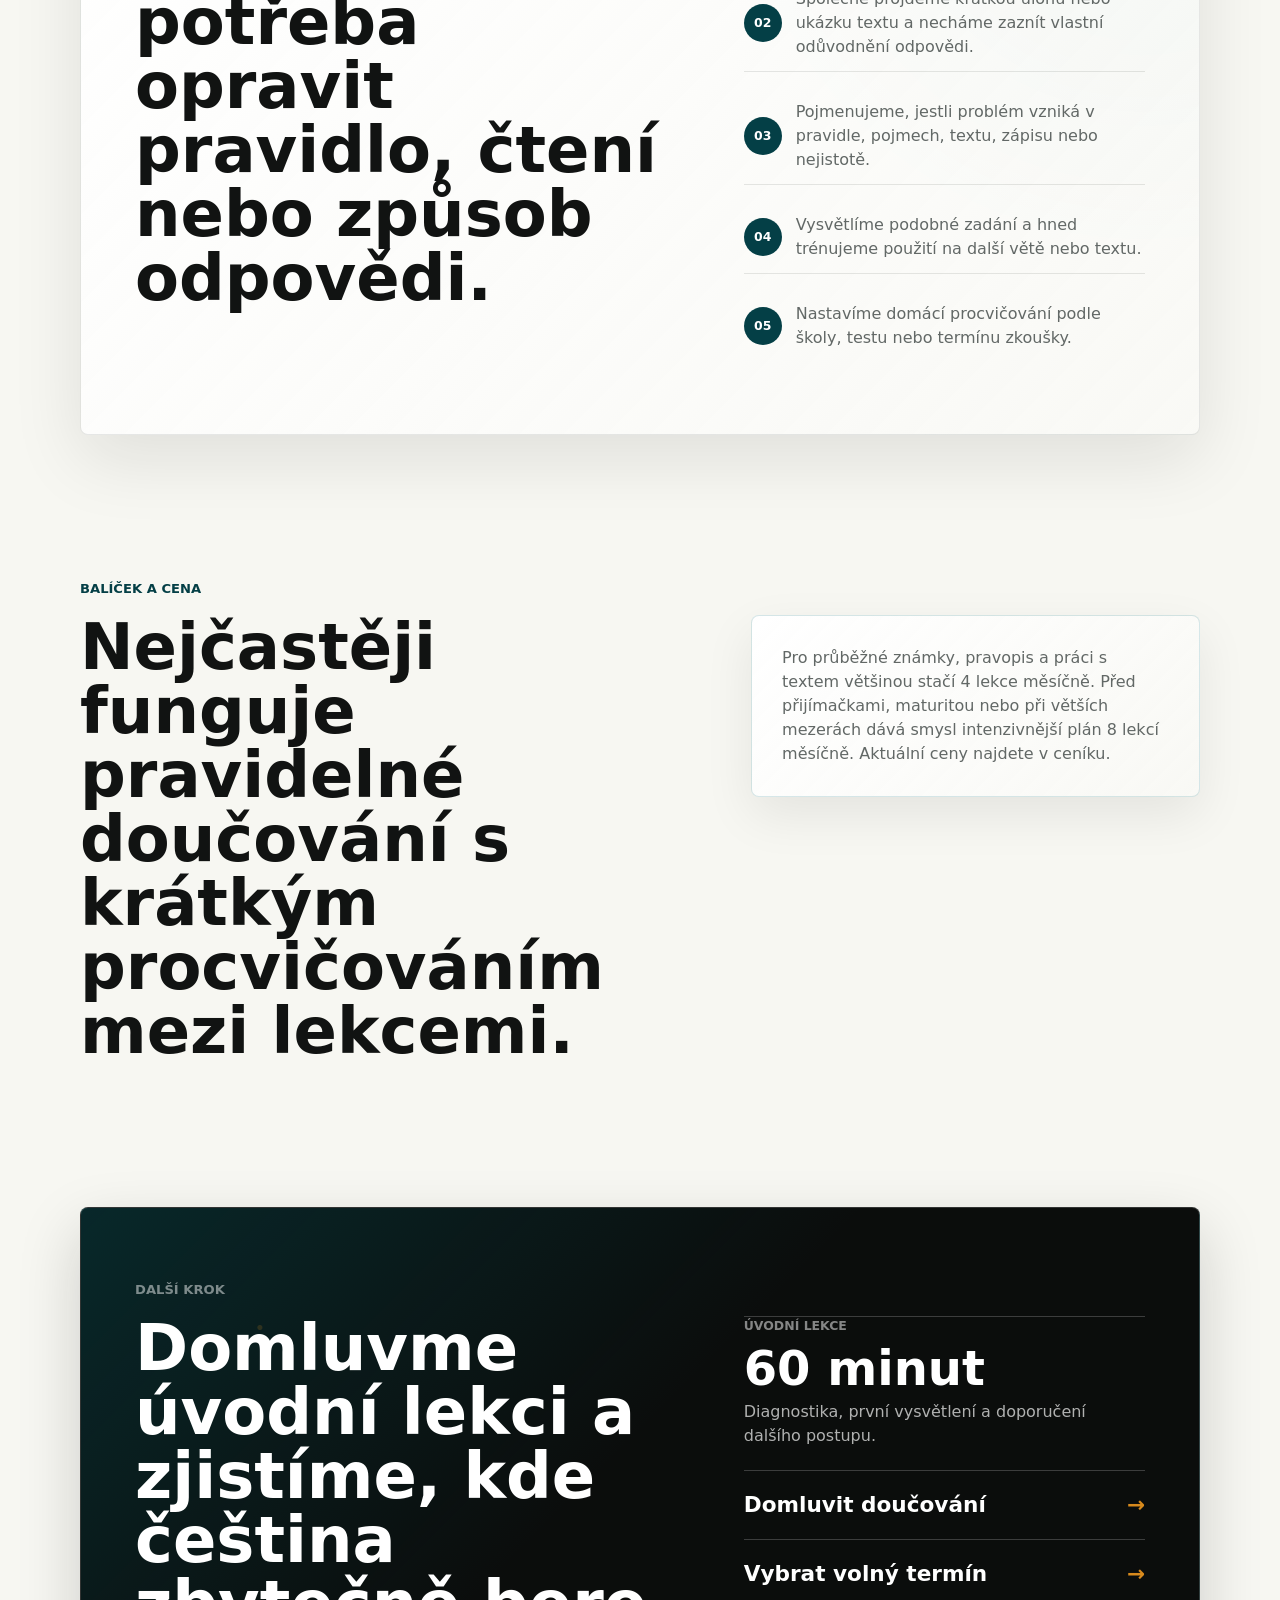
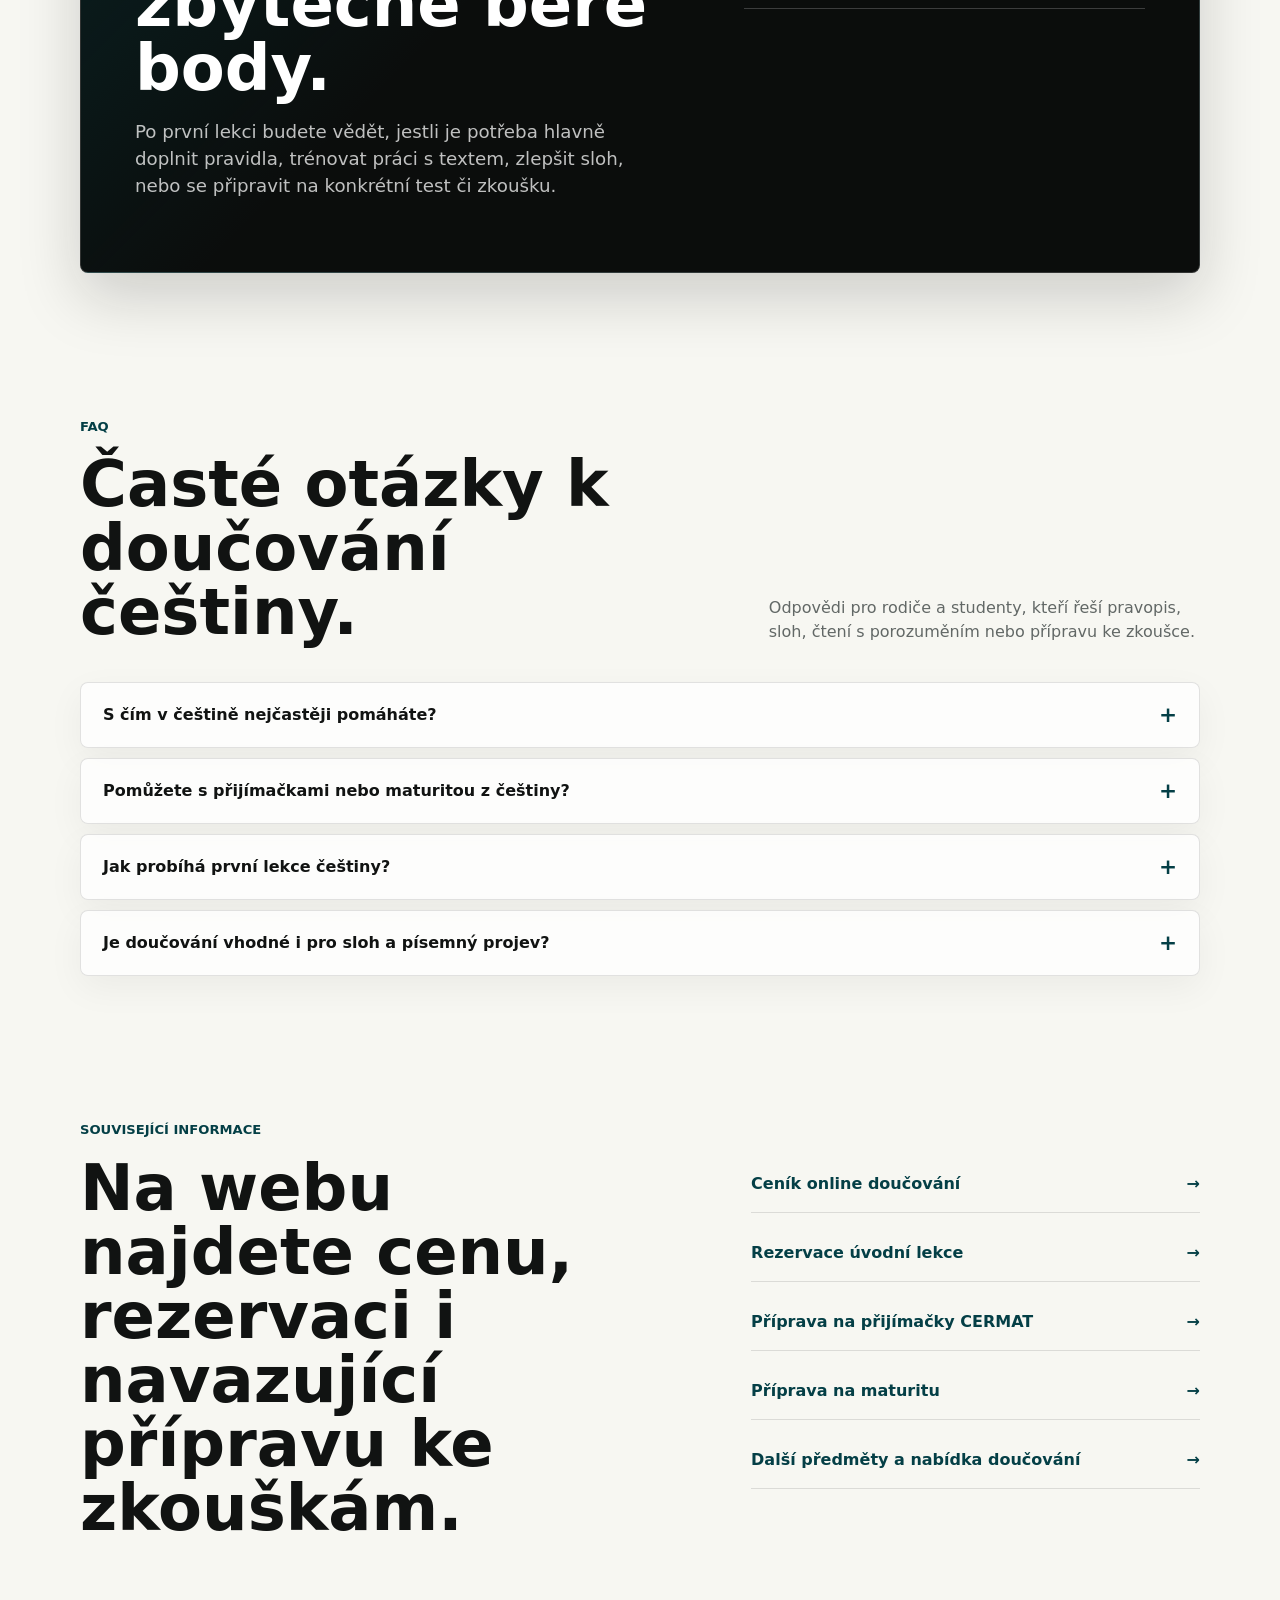
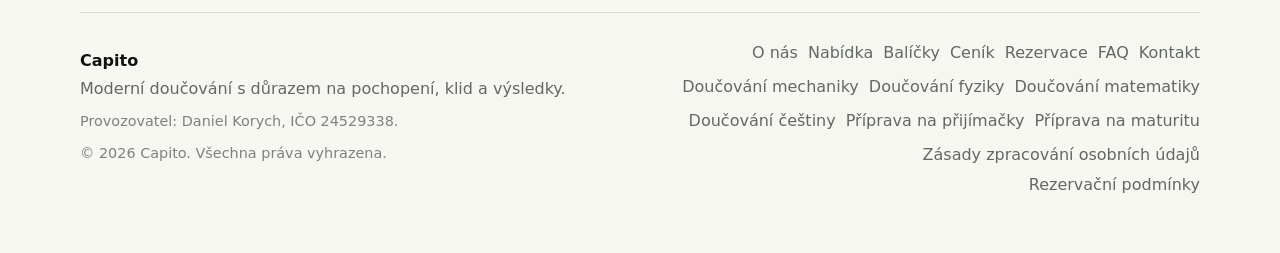
<file: doucovani-cestiny.html>
<!doctype html>
<html lang="cs">
  <head>
    <meta charset="utf-8" />
    <meta name="viewport" content="width=device-width, initial-scale=1" />
    <meta
      name="description"
      content="Online doučování češtiny pro ZŠ a SŠ. Pravopis, skladba, sloh, čtení s porozuměním, přijímačky, maturita a jistější písemný projev."
    />
    <meta name="robots" content="index,follow,max-image-preview:large" />
    <meta name="theme-color" content="#f7f7f2" />
    <meta name="author" content="Capito" />
    <link rel="canonical" href="https://www.doucovanicapito.cz/doucovani-cestiny.html" />
    <title>Doučování češtiny online pro ZŠ a SŠ | Capito</title>
    <link rel="icon" href="assets/favicon.svg?v=2" type="image/svg+xml" />
    <meta property="og:locale" content="cs_CZ" />
    <meta property="og:type" content="website" />
    <meta property="og:site_name" content="Doučování Capito" />
    <meta property="og:title" content="Doučování češtiny online pro ZŠ a SŠ | Capito" />
    <meta
      property="og:description"
      content="Čeština srozumitelně: pravopis, skladba, práce s textem, sloh a příprava na testy bez zbytečného chaosu."
    />
    <meta property="og:url" content="https://www.doucovanicapito.cz/doucovani-cestiny.html" />
    <meta property="og:image" content="https://www.doucovanicapito.cz/assets/og-image.jpg" />
    <meta property="og:image:alt" content="Online doučování češtiny s Doučováním Capito" />
    <meta property="og:image:type" content="image/jpeg" />
    <meta property="og:image:width" content="1200" />
    <meta property="og:image:height" content="630" />
    <meta name="twitter:card" content="summary_large_image" />
    <meta name="twitter:title" content="Doučování češtiny online pro ZŠ a SŠ | Capito" />
    <meta
      name="twitter:description"
      content="Online doučování češtiny pro školu, testy, přijímačky i maturitu. Pravopis, skladba, sloh a čtení s porozuměním."
    />
    <meta name="twitter:image" content="https://www.doucovanicapito.cz/assets/og-image.jpg" />
    <meta name="twitter:image:alt" content="Online doučování češtiny s Doučováním Capito" />
    <link rel="stylesheet" href="styles.css" />
    <script type="application/ld+json">
      {
        "@context": "https://schema.org",
        "@graph": [
          {
            "@type": "WebSite",
            "@id": "https://www.doucovanicapito.cz/#website",
            "url": "https://www.doucovanicapito.cz/",
            "name": "Doučování Capito",
            "inLanguage": "cs-CZ",
            "publisher": { "@id": "https://www.doucovanicapito.cz/#organization" }
          },
          {
            "@type": ["Organization", "EducationalOrganization"],
            "@id": "https://www.doucovanicapito.cz/#organization",
            "name": "Doučování Capito",
            "url": "https://www.doucovanicapito.cz/",
            "logo": "https://www.doucovanicapito.cz/assets/favicon.svg",
            "telephone": "+420732619464",
            "email": "info@doucovanicapito.cz"
          },
          {
            "@type": "WebPage",
            "@id": "https://www.doucovanicapito.cz/doucovani-cestiny.html#webpage",
            "url": "https://www.doucovanicapito.cz/doucovani-cestiny.html",
            "name": "Doučování češtiny online pro ZŠ a SŠ",
            "description": "Online doučování češtiny pro základní a střední školy s pravopisem, skladbou, slohem a čtením s porozuměním.",
            "inLanguage": "cs-CZ",
            "isPartOf": { "@id": "https://www.doucovanicapito.cz/#website" },
            "about": { "@id": "https://www.doucovanicapito.cz/doucovani-cestiny.html#course" }
          },
          {
            "@type": "Course",
            "@id": "https://www.doucovanicapito.cz/doucovani-cestiny.html#course",
            "name": "Doučování češtiny online",
            "description": "Individuální online doučování češtiny pro ZŠ, SŠ, školní testy, přijímačky a maturitu.",
            "provider": { "@id": "https://www.doucovanicapito.cz/#organization" },
            "educationalLevel": ["ZŠ", "SŠ"],
            "teaches": ["čeština", "pravopis", "skladba", "sloh", "čtení s porozuměním", "literatura"]
          },
          {
            "@type": "FAQPage",
            "@id": "https://www.doucovanicapito.cz/doucovani-cestiny.html#faq",
            "mainEntity": [
              {
                "@type": "Question",
                "name": "S čím v češtině nejčastěji pomáháte?",
                "acceptedAnswer": {
                  "@type": "Answer",
                  "text": "Nejčastěji řešíme pravopis, tvarosloví, skladbu, čtení s porozuměním, význam slov, sloh, literární pojmy a přípravu na testy. Nejdřív zjišťujeme, jestli problém vzniká v pravidle, práci s textem nebo v tom, že není jasné, jak odpověď správně zdůvodnit."
                }
              },
              {
                "@type": "Question",
                "name": "Pomůžete s přijímačkami nebo maturitou z češtiny?",
                "acceptedAnswer": {
                  "@type": "Answer",
                  "text": "Ano. U přijímaček i maturity propojujeme češtinu s typovými úlohami, prací s textem, strategií řešení a plánem podle termínu zkoušky. Pokud je cílem konkrétní zkouška, navážeme na samostatné stránky Příprava na přijímačky a Příprava na maturitu."
                }
              },
              {
                "@type": "Question",
                "name": "Jak probíhá první lekce češtiny?",
                "acceptedAnswer": {
                  "@type": "Answer",
                  "text": "Na začátku projdeme aktuální učivo, poslední test, slohovou práci nebo typ úloh, který dělá potíže. Podle toho poznáme, jestli je potřeba vysvětlit pravidlo, trénovat práci s textem, zlepšit zápis odpovědi nebo připravit plán opakování."
                }
              },
              {
                "@type": "Question",
                "name": "Je doučování vhodné i pro sloh a písemný projev?",
                "acceptedAnswer": {
                  "@type": "Answer",
                  "text": "Ano. U slohu pomáháme se strukturou textu, výběrem vhodných výrazů, argumentací, návazností odstavců i opravou konkrétní práce. Cílem je vědět, jak text postavit, ne jen co v něm opravit."
                }
              }
            ]
          },
          {
            "@type": "BreadcrumbList",
            "@id": "https://www.doucovanicapito.cz/doucovani-cestiny.html#breadcrumbs",
            "itemListElement": [
              {
                "@type": "ListItem",
                "position": 1,
                "name": "Capito",
                "item": "https://www.doucovanicapito.cz/"
              },
              {
                "@type": "ListItem",
                "position": 2,
                "name": "Doučování češtiny",
                "item": "https://www.doucovanicapito.cz/doucovani-cestiny.html"
              }
            ]
          }
        ]
      }
    </script>
  </head>
  <body>
    <header class="site-header" data-header>
      <a class="brand" href="index.html#top" aria-label="Capito domů">
        <span class="brand-mark">C</span>
        <span>Capito</span>
      </a>

      <button class="menu-toggle" type="button" aria-expanded="false" aria-controls="site-nav" data-menu-toggle>
        <span class="sr-only">Menu</span>
        <span></span>
        <span></span>
      </button>

      <nav class="site-nav" id="site-nav" data-nav>
        <a href="#komu-pomahame">Pro koho</a>
        <a href="#co-resime">Co řešíme</a>
        <a href="#jak-probiha-lekce">Jak probíhá lekce</a>
        <a href="#cena">Cena</a>
        <a href="#faq">FAQ</a>
        <a href="#rezervace">Rezervace</a>
      </nav>
    </header>

    <main id="top" class="landing-page">
      <section class="section landing-hero" aria-labelledby="landing-title">
        <nav class="breadcrumb" aria-label="Drobečková navigace">
          <a href="index.html#top">Capito</a>
          <span>/</span>
          <span>Doučování češtiny</span>
        </nav>

        <div class="landing-hero-grid">
          <div>
            <div class="section-kicker">Čeština ZŠ a SŠ</div>
            <h1 id="landing-title">Čeština se učí lépe, když je jasné, co v textu hledat a proč.</h1>
            <p class="landing-lead">
              Pomáháme s pravopisem, skladbou, slohem i čtením s porozuměním tak, aby pravidla
              nezůstala jen naučená, ale šla použít v testu, písemce i vlastním textu.
            </p>
            <div class="landing-actions">
              <a class="button primary" href="index.html#rezervace">Domluvit doučování</a>
              <a class="button secondary" href="https://app.acuityscheduling.com/schedule.php?owner=40146834">Vybrat termín</a>
            </div>
          </div>

          <aside class="hero-facts" aria-label="Rychlé shrnutí doučování češtiny">
            <div>
              <span>01</span>
              <strong>Najdeme, jestli chybí pravidlo, text nebo způsob odpovědi.</strong>
            </div>
            <div>
              <span>02</span>
              <strong>Procvičíme češtinu na konkrétních úlohách a textech.</strong>
            </div>
            <div>
              <span>03</span>
              <strong>Nastavíme rytmus pro školu, přijímačky nebo maturitu.</strong>
            </div>
          </aside>
        </div>
      </section>

      <section class="section landing-section landing-split" aria-labelledby="situation-title">
        <div>
          <div class="section-kicker">Typická situace</div>
          <h2 id="situation-title">Pravidlo zní povědomě, ale v testu není jasné, kde ho použít.</h2>
        </div>
        <div class="landing-copy">
          <p>
            V češtině často nejde jen o to, jestli už se pravidlo někdy probíralo. Body mizí kvůli nepozornému
            čtení zadání, nejistotě v pojmech, slabšímu zdůvodnění nebo tomu, že se pravidla učí izolovaně.
          </p>
          <p>
            Proto pracujeme s konkrétními větami, texty a ukázkami. Nejdřív zjistíme, kde se chyba opakuje,
            a potom trénujeme postup, který se dá použít i u nového zadání.
          </p>
        </div>
      </section>

      <section id="komu-pomahame" class="section landing-section landing-split" aria-labelledby="helps-title">
        <div>
          <div class="section-kicker">Komu pomáháme</div>
          <h2 id="helps-title">Doučování pomůže, když čeština není problém paměti, ale práce s pravidlem a textem.</h2>
        </div>
        <ul class="landing-list">
          <li>Opakují se chyby v pravopisu, i/y, shodě, čárkách nebo tvarosloví.</li>
          <li>Ve skladbě se ztrácí větné členy, druhy vět nebo práce se souvětím.</li>
          <li>Čtení s porozuměním kazí rychlé odpovědi bez opory v textu.</li>
          <li>Sloh působí nejistě, bez jasné struktury, návaznosti nebo vhodných výrazů.</li>
          <li>Čeština je důležitá pro přijímačky, maturitu nebo zlepšení známek během roku.</li>
        </ul>
      </section>

      <section id="co-resime" class="section landing-section" aria-labelledby="topics-title">
        <div class="section-heading">
          <div>
            <div class="section-kicker">Co procvičujeme</div>
            <h2 id="topics-title">Češtinu propojujeme s konkrétními větami, texty a typovými otázkami.</h2>
          </div>
          <p>
            Nestačí znát poučku. Důležité je poznat, kdy ji použít, jak odpověď zdůvodnit a jak pracovat
            s textem tak, aby body nemizely zbytečně.
          </p>
        </div>

        <div class="landing-cards">
          <article class="landing-card">
            <h3>Pravopis a tvarosloví</h3>
            <p>
              I/y, shoda přísudku s podmětem, čárky, předpony, koncovky, slovní druhy a tvary slov.
              Pravidla vysvětlujeme na větách, kde se chyba opravdu stává.
            </p>
          </article>
          <article class="landing-card">
            <h3>Skladba a práce s textem</h3>
            <p>
              Větné členy, druhy vět, souvětí, významové vztahy, čtení s porozuměním a hledání opory
              v textu. Trénujeme přesný postup, ne tipování odpovědí.
            </p>
          </article>
          <article class="landing-card">
            <h3>Sloh a literatura</h3>
            <p>
              Stavba textu, odstavce, argumentace, vhodné výrazy, slohové útvary, literární pojmy
              a příprava na školní práce, přijímačky i maturitu.
            </p>
          </article>
        </div>
      </section>

      <section id="jak-probiha-lekce" class="section landing-section landing-split landing-process-feature" aria-labelledby="process-title">
        <div>
          <div class="section-kicker">Jak postupujeme</div>
          <h2 id="process-title">První lekce ukáže, jestli je potřeba opravit pravidlo, čtení nebo způsob odpovědi.</h2>
        </div>
        <ol class="landing-steps">
          <li>Projdeme aktuální učivo, poslední test, slohovou práci nebo typ úloh, které dělají potíže.</li>
          <li>Společně projdeme krátkou úlohu nebo ukázku textu a necháme zaznít vlastní odůvodnění odpovědi.</li>
          <li>Pojmenujeme, jestli problém vzniká v pravidle, pojmech, textu, zápisu nebo nejistotě.</li>
          <li>Vysvětlíme podobné zadání a hned trénujeme použití na další větě nebo textu.</li>
          <li>Nastavíme domácí procvičování podle školy, testu nebo termínu zkoušky.</li>
        </ol>
      </section>

      <section id="cena" class="section landing-section landing-split" aria-labelledby="package-title">
        <div>
          <div class="section-kicker">Balíček a cena</div>
          <h2 id="package-title">Nejčastěji funguje pravidelné doučování s krátkým procvičováním mezi lekcemi.</h2>
        </div>
        <div class="landing-note">
          <p>
            Pro průběžné známky, pravopis a práci s textem většinou stačí 4 lekce měsíčně. Před přijímačkami,
            maturitou nebo při větších mezerách dává smysl intenzivnější plán 8 lekcí měsíčně. Aktuální ceny
            najdete v <a href="index.html#cenik">ceníku</a>.
          </p>
        </div>
      </section>

      <section id="rezervace" class="landing-cta" aria-labelledby="cta-title">
        <div>
          <div class="section-kicker">Další krok</div>
          <h2 id="cta-title">Domluvme úvodní lekci a zjistíme, kde čeština zbytečně bere body.</h2>
          <p>
            Po první lekci budete vědět, jestli je potřeba hlavně doplnit pravidla, trénovat práci s textem,
            zlepšit sloh, nebo se připravit na konkrétní test či zkoušku.
          </p>
        </div>
        <aside class="cta-choice" aria-label="Rezervace doučování češtiny">
          <div class="cta-choice-copy">
            <span>Úvodní lekce</span>
            <strong>60 minut</strong>
            <small>Diagnostika, první vysvětlení a doporučení dalšího postupu.</small>
          </div>
          <a class="cta-choice-link" href="index.html#rezervace">Domluvit doučování</a>
          <a class="cta-choice-link" href="https://app.acuityscheduling.com/schedule.php?owner=40146834">Vybrat volný termín</a>
        </aside>
      </section>

      <section class="section landing-section faq" id="faq" aria-labelledby="faq-title">
        <div class="section-heading">
          <div>
            <div class="section-kicker">FAQ</div>
            <h2 id="faq-title">Časté otázky k doučování češtiny.</h2>
          </div>
          <p>Odpovědi pro rodiče a studenty, kteří řeší pravopis, sloh, čtení s porozuměním nebo přípravu ke zkoušce.</p>
        </div>

        <div class="faq-list">
          <details>
            <summary>S čím v češtině nejčastěji pomáháte?</summary>
            <p>
              Nejčastěji řešíme pravopis, tvarosloví, skladbu, čtení s porozuměním, význam slov, sloh,
              literární pojmy a přípravu na testy. Nejdřív zjišťujeme, jestli problém vzniká
              v pravidle, práci s textem nebo v tom, že není jasné, jak odpověď správně zdůvodnit.
            </p>
          </details>
          <details>
            <summary>Pomůžete s přijímačkami nebo maturitou z češtiny?</summary>
            <p>
              Ano. U přijímaček i maturity propojujeme češtinu s typovými úlohami, prací s textem, strategií
              řešení a plánem podle termínu zkoušky. Pokud je cílem konkrétní zkouška, navážeme na stránky
              <a href="priprava-na-prijimacky.html">Příprava na přijímačky</a> nebo
              <a href="priprava-na-maturitu.html">Příprava na maturitu</a>.
            </p>
          </details>
          <details>
            <summary>Jak probíhá první lekce češtiny?</summary>
            <p>
              Na začátku projdeme aktuální učivo, poslední test, slohovou práci nebo typ úloh, který dělá
              potíže. Podle toho poznáme, jestli je potřeba vysvětlit pravidlo, trénovat práci s textem,
              zlepšit zápis odpovědi nebo připravit plán opakování.
            </p>
          </details>
          <details>
            <summary>Je doučování vhodné i pro sloh a písemný projev?</summary>
            <p>
              Ano. U slohu pomáháme se strukturou textu, výběrem vhodných výrazů, argumentací, návazností
              odstavců i opravou konkrétní práce. Cílem je vědět, jak text postavit,
              ne jen co v něm opravit.
            </p>
          </details>
        </div>
      </section>

      <section class="section landing-section landing-split" aria-labelledby="related-title">
        <div>
          <div class="section-kicker">Související informace</div>
          <h2 id="related-title">Na webu najdete cenu, rezervaci i navazující přípravu ke zkouškám.</h2>
        </div>
        <nav class="related-links" aria-label="Související části webu">
          <a href="index.html#cenik">Ceník online doučování</a>
          <a href="index.html#rezervace">Rezervace úvodní lekce</a>
          <a href="priprava-na-prijimacky.html">Příprava na přijímačky CERMAT</a>
          <a href="priprava-na-maturitu.html">Příprava na maturitu</a>
          <a href="index.html#nabidka">Další předměty a nabídka doučování</a>
        </nav>
      </section>
    </main>

    <footer class="site-footer">
      <div>
        <strong>Capito</strong>
        <span>Moderní doučování s důrazem na pochopení, klid a výsledky.</span>
        <small class="footer-legal">Provozovatel: Daniel Korych, IČO 24529338.</small>
        <small class="footer-legal">© 2026 Capito. Všechna práva vyhrazena.</small>
      </div>
      <nav aria-label="Patička">
        <a href="o-nas.html">O nás</a>
        <a href="index.html#nabidka">Nabídka</a>
        <a href="index.html#balicky">Balíčky</a>
        <a href="index.html#cenik">Ceník</a>
        <a href="index.html#rezervace">Rezervace</a>
        <a href="index.html#faq">FAQ</a>
        <a href="index.html#kontakt">Kontakt</a>
        <span class="footer-service-links">
          <a href="doucovani-mechaniky.html">Doučování mechaniky</a>
          <a href="doucovani-fyziky.html">Doučování fyziky</a>
          <a href="doucovani-matematiky.html">Doučování matematiky</a>
          <a href="doucovani-cestiny.html">Doučování češtiny</a>
          <a href="priprava-na-prijimacky.html">Příprava na přijímačky</a>
          <a href="priprava-na-maturitu.html">Příprava na maturitu</a>
        </span>
        <span class="footer-legal-links">
          <a href="zasady-zpracovani-osobnich-udaju.html">Zásady zpracování osobních údajů</a>
          <a href="rezervacni-a-storno-podminky.html">Rezervační podmínky</a>
        </span>
      </nav>
    </footer>

    <script src="script.js" defer></script>
  </body>
</html>
</file>
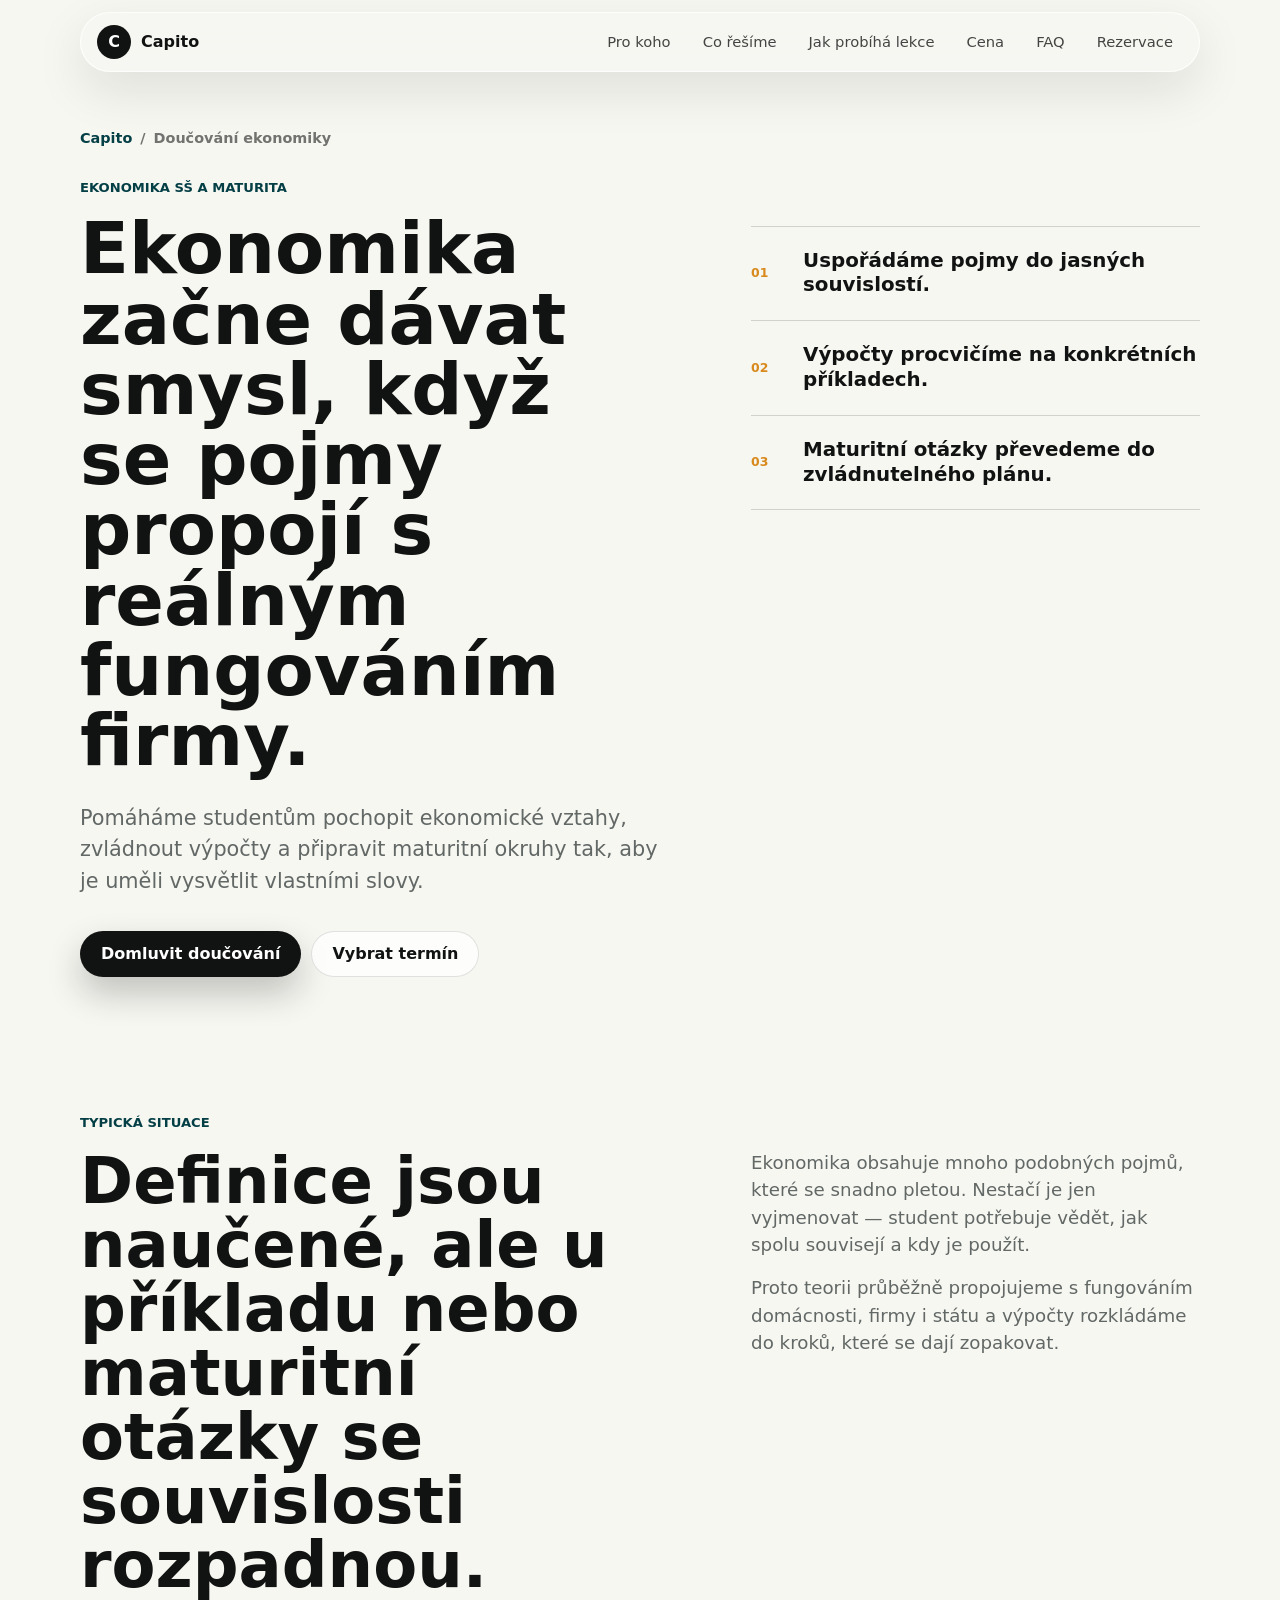
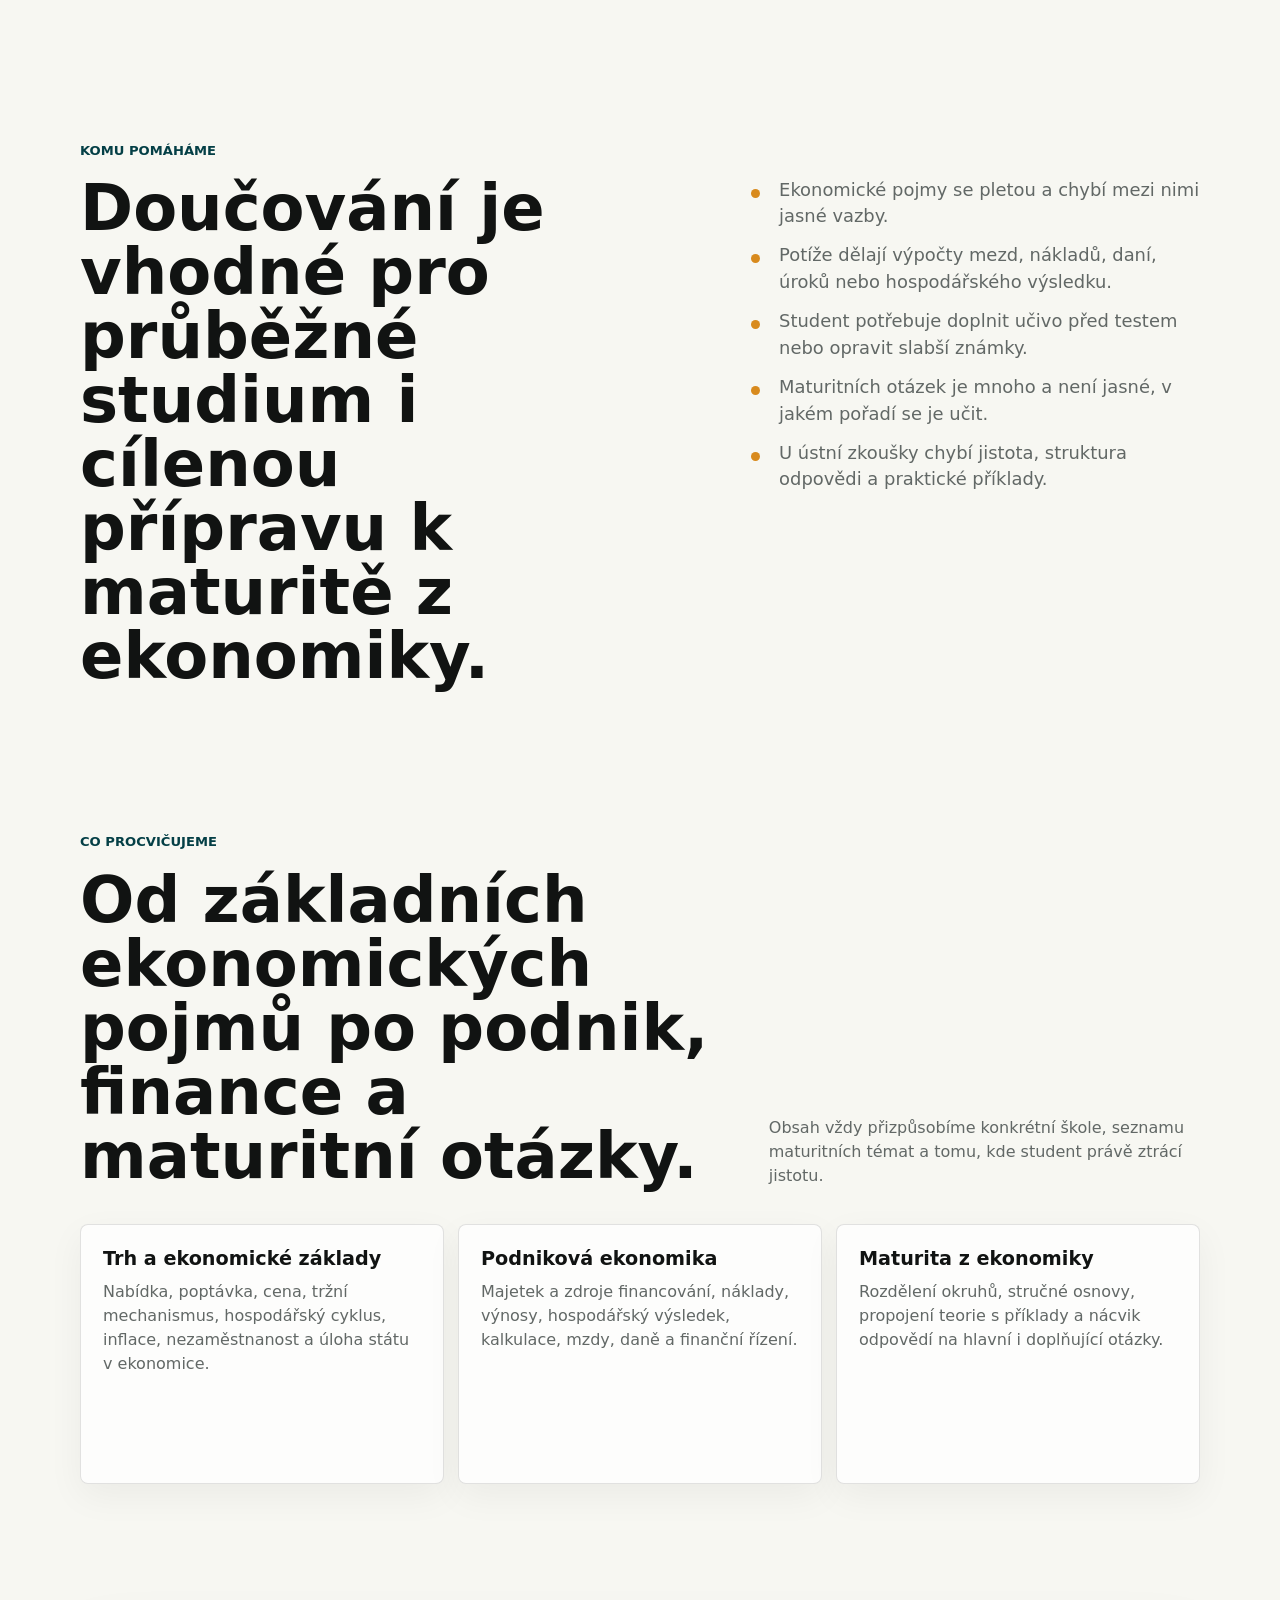
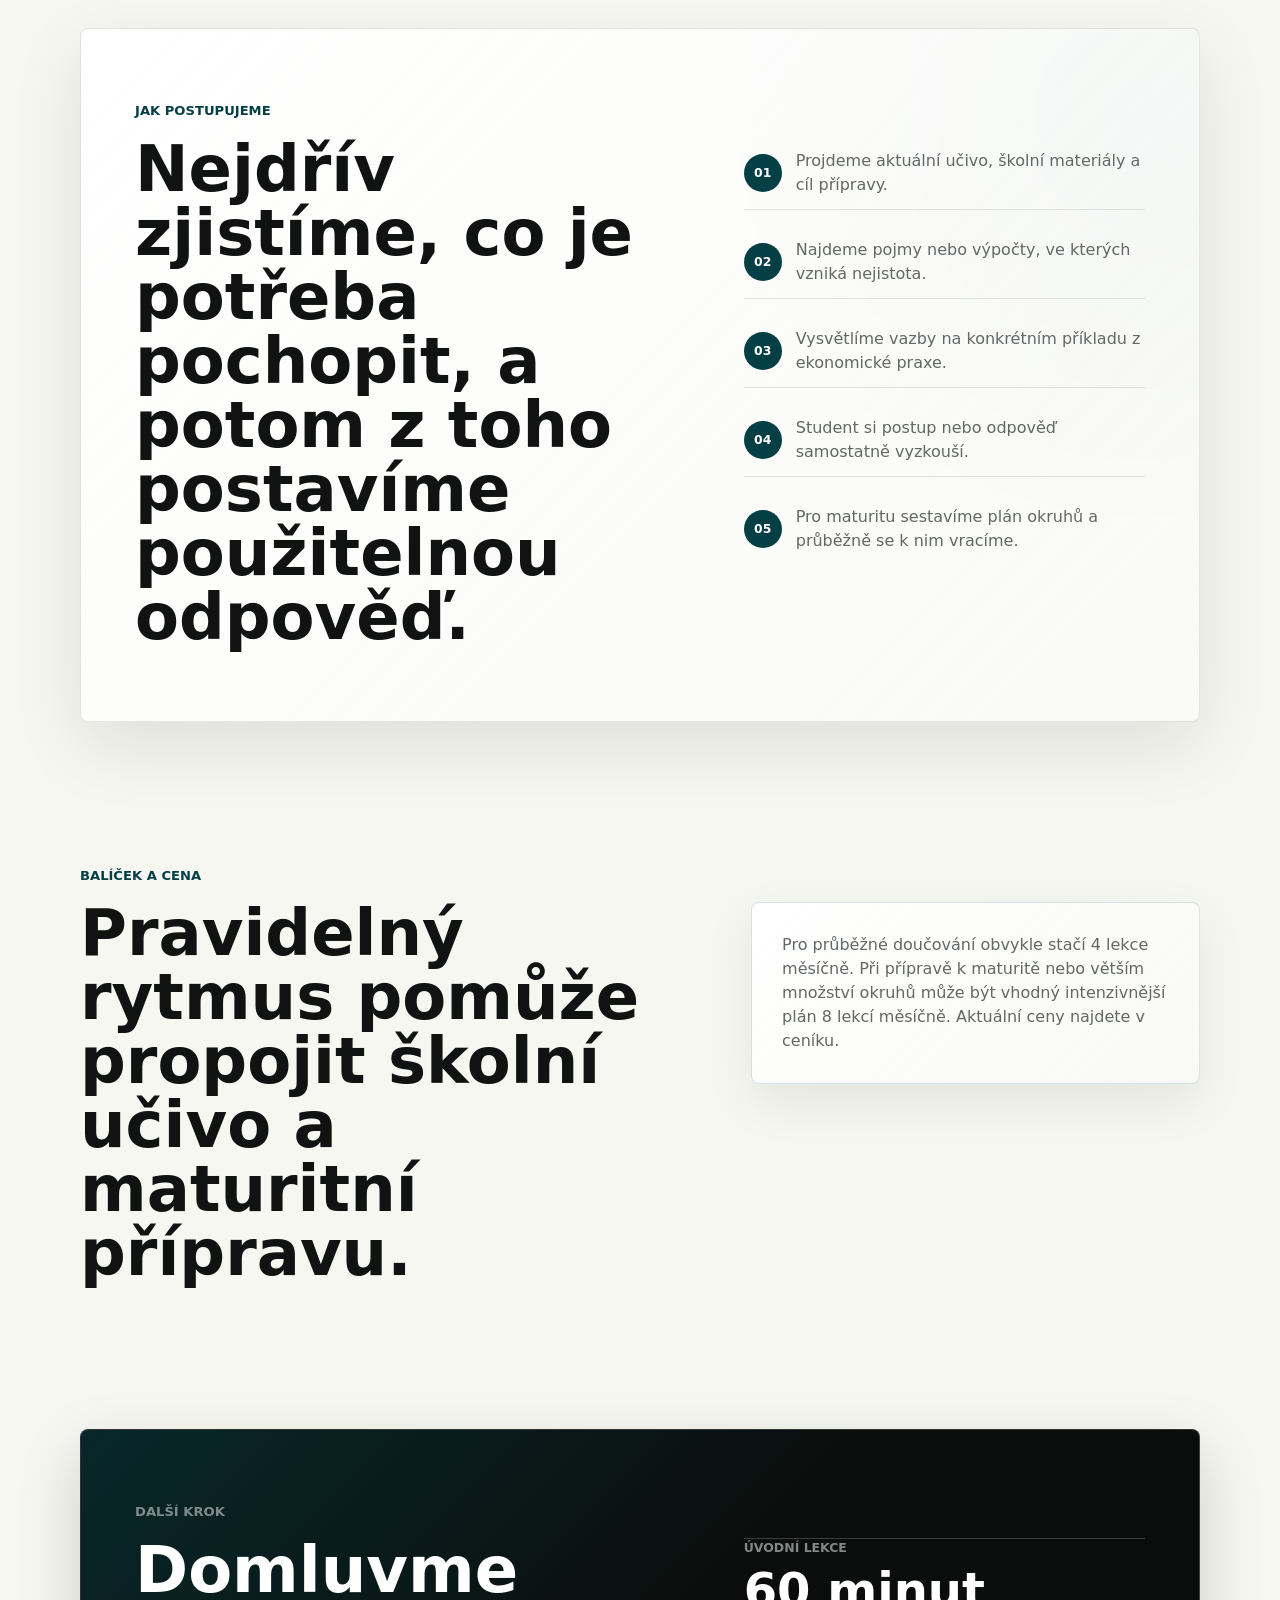
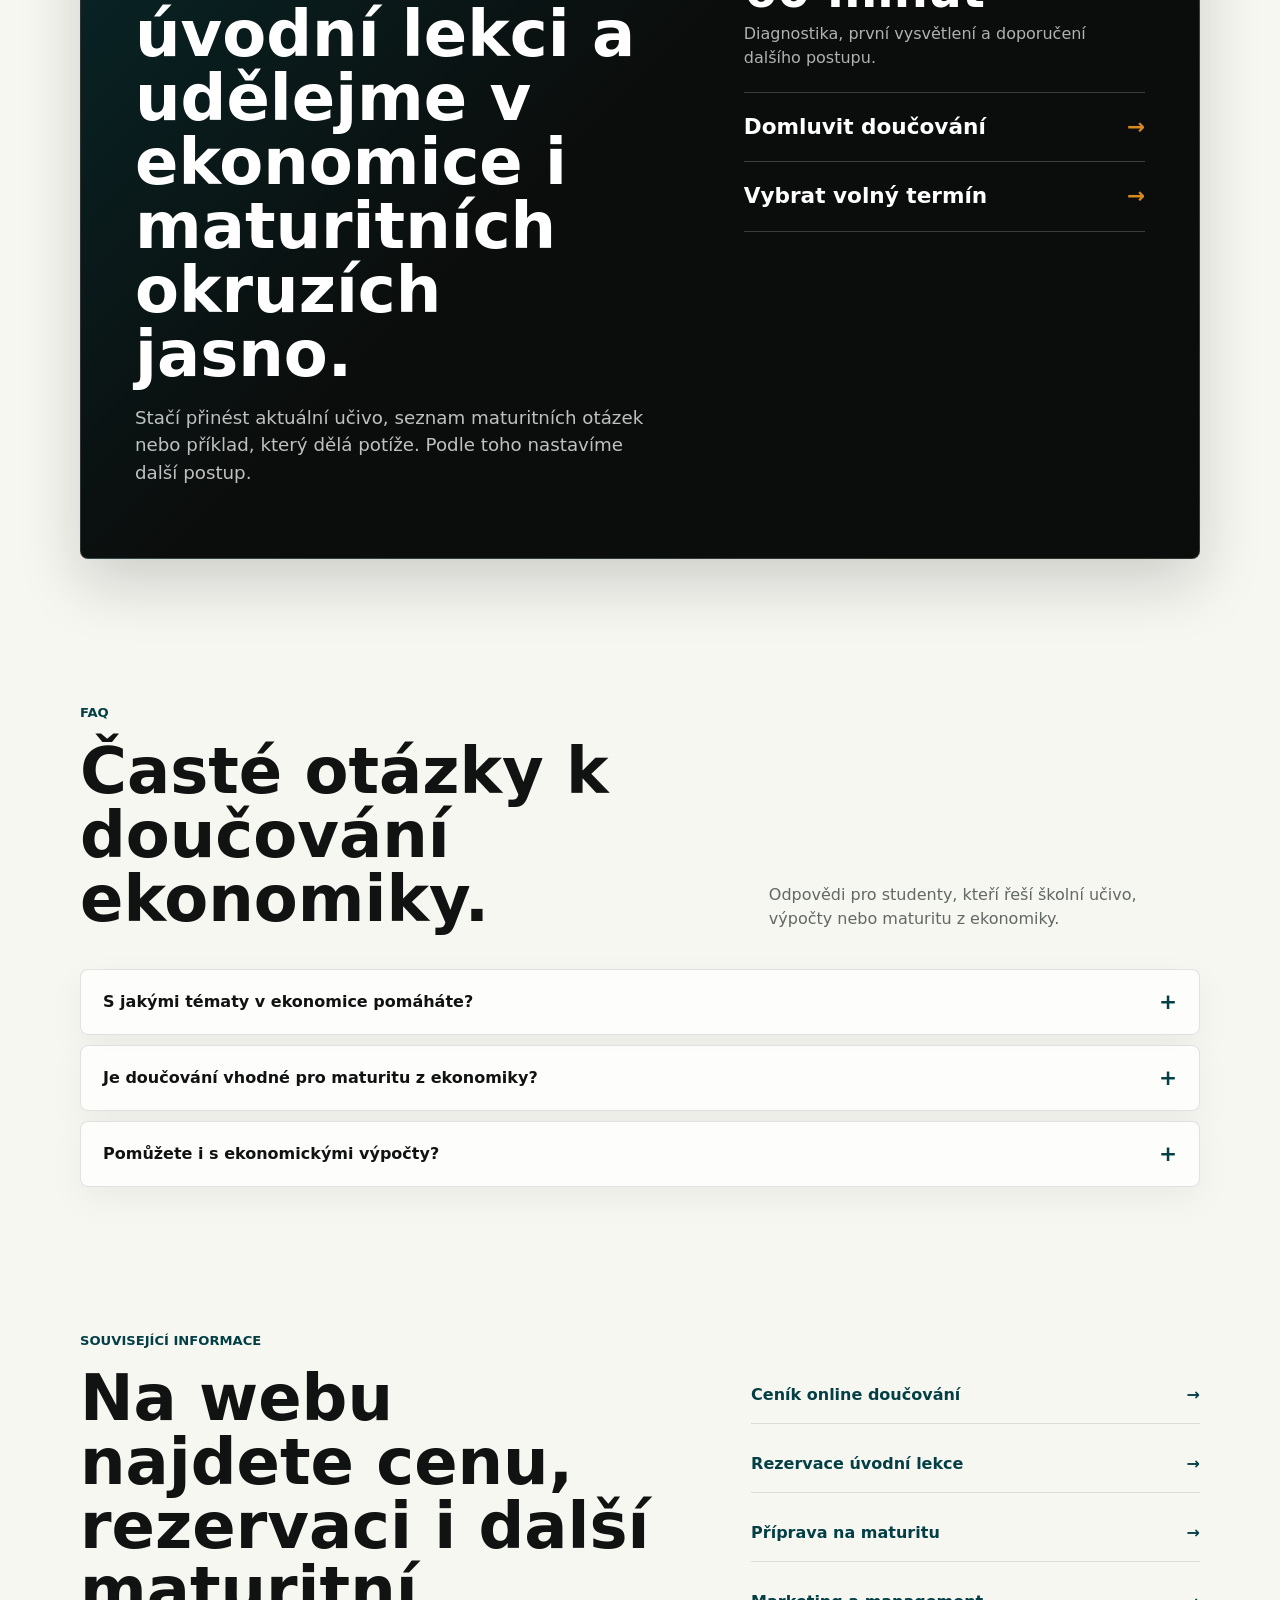
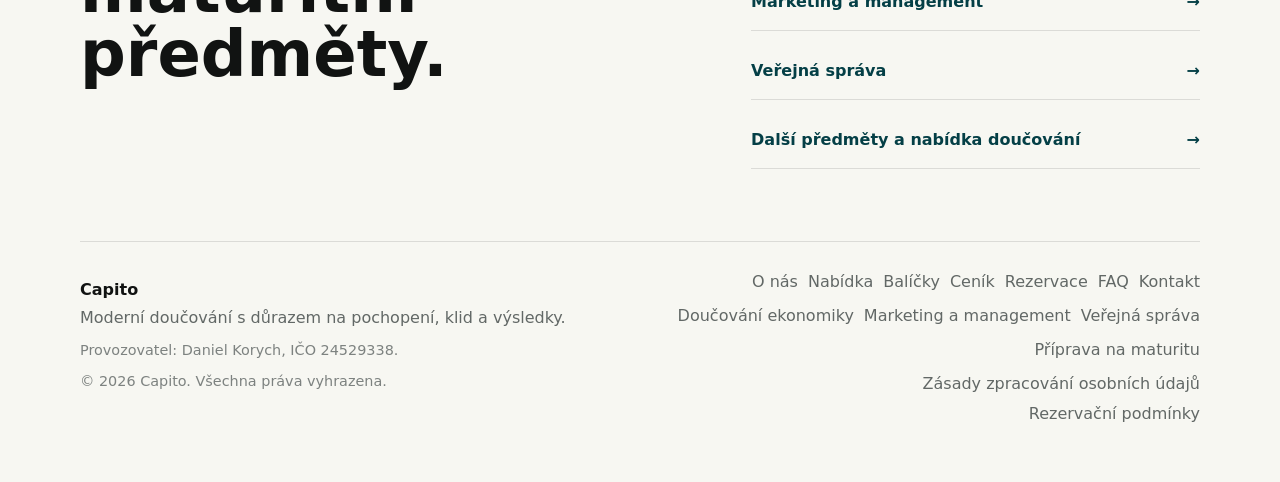
<file: doucovani-ekonomiky.html>
<!doctype html>
<html lang="cs">
  <head>
    <meta charset="utf-8" />
    <meta name="viewport" content="width=device-width, initial-scale=1" />
    <meta name="description" content="Online doučování ekonomiky pro studenty SŠ a maturanty. Ekonomické pojmy, výpočty, účetní souvislosti a příprava k maturitě krok za krokem." />
    <meta name="robots" content="index,follow,max-image-preview:large" />
    <meta name="theme-color" content="#f7f7f2" />
    <meta name="author" content="Capito" />
    <link rel="canonical" href="https://www.doucovanicapito.cz/doucovani-ekonomiky.html" />
    <title>Doučování ekonomiky online a příprava k maturitě | Capito</title>
    <link rel="icon" href="assets/favicon.svg?v=2" type="image/svg+xml" />
    <meta property="og:locale" content="cs_CZ" />
    <meta property="og:type" content="website" />
    <meta property="og:site_name" content="Doučování Capito" />
    <meta property="og:title" content="Doučování ekonomiky online a příprava k maturitě | Capito" />
    <meta property="og:description" content="Ekonomika srozumitelně: pojmy, výpočty, vazby mezi tématy a systematická příprava na maturitní otázky." />
    <meta property="og:url" content="https://www.doucovanicapito.cz/doucovani-ekonomiky.html" />
    <meta property="og:image" content="https://www.doucovanicapito.cz/assets/og-image.jpg" />
    <meta property="og:image:alt" content="Online doučování ekonomiky s Doučováním Capito" />
    <meta property="og:image:type" content="image/jpeg" />
    <meta property="og:image:width" content="1200" />
    <meta property="og:image:height" content="630" />
    <meta name="twitter:card" content="summary_large_image" />
    <meta name="twitter:title" content="Doučování ekonomiky online a příprava k maturitě | Capito" />
    <meta name="twitter:description" content="Online doučování ekonomiky pro SŠ a maturitu s jasným vysvětlením pojmů, výpočtů a souvislostí." />
    <meta name="twitter:image" content="https://www.doucovanicapito.cz/assets/og-image.jpg" />
    <meta name="twitter:image:alt" content="Online doučování ekonomiky s Doučováním Capito" />
    <link rel="stylesheet" href="styles.css" />
    <script type="application/ld+json">
      {
        "@context": "https://schema.org",
        "@graph": [
          {
            "@type": "WebSite",
            "@id": "https://www.doucovanicapito.cz/#website",
            "url": "https://www.doucovanicapito.cz/",
            "name": "Doučování Capito",
            "inLanguage": "cs-CZ",
            "publisher": { "@id": "https://www.doucovanicapito.cz/#organization" }
          },
          {
            "@type": ["Organization", "EducationalOrganization"],
            "@id": "https://www.doucovanicapito.cz/#organization",
            "name": "Doučování Capito",
            "url": "https://www.doucovanicapito.cz/",
            "logo": "https://www.doucovanicapito.cz/assets/favicon.svg",
            "telephone": "+420732619464",
            "email": "info@doucovanicapito.cz"
          },
          {
            "@type": "WebPage",
            "@id": "https://www.doucovanicapito.cz/doucovani-ekonomiky.html#webpage",
            "url": "https://www.doucovanicapito.cz/doucovani-ekonomiky.html",
            "name": "Doučování ekonomiky online a příprava k maturitě",
            "description": "Online doučování ekonomiky pro studenty středních škol a maturanty.",
            "inLanguage": "cs-CZ",
            "isPartOf": { "@id": "https://www.doucovanicapito.cz/#website" },
            "about": { "@id": "https://www.doucovanicapito.cz/doucovani-ekonomiky.html#course" }
          },
          {
            "@type": "Course",
            "@id": "https://www.doucovanicapito.cz/doucovani-ekonomiky.html#course",
            "name": "Doučování ekonomiky online",
            "description": "Individuální online doučování ekonomiky pro SŠ a přípravu k maturitě.",
            "provider": { "@id": "https://www.doucovanicapito.cz/#organization" },
            "educationalLevel": "SŠ",
            "teaches": ["ekonomika", "mikroekonomie", "makroekonomie", "podniková ekonomika", "finance", "maturita z ekonomiky"]
          },
          {
            "@type": "FAQPage",
            "@id": "https://www.doucovanicapito.cz/doucovani-ekonomiky.html#faq",
            "mainEntity": [
              {
                "@type": "Question",
                "name": "S jakými tématy v ekonomice pomáháte?",
                "acceptedAnswer": { "@type": "Answer", "text": "Pomáháme s podnikovou ekonomikou, trhem, financováním, daněmi, mzdami, náklady, výnosy, hospodářským výsledkem i dalšími tématy podle školních a maturitních okruhů." }
              },
              {
                "@type": "Question",
                "name": "Je doučování vhodné pro maturitu z ekonomiky?",
                "acceptedAnswer": { "@type": "Answer", "text": "Ano. Maturitní otázky rozdělíme do tematických celků, propojíme pojmy s příklady a nacvičíme souvislou odpověď i doplňující otázky." }
              },
              {
                "@type": "Question",
                "name": "Pomůžete i s ekonomickými výpočty?",
                "acceptedAnswer": { "@type": "Answer", "text": "Ano. Procvičujeme výpočty nákladů, výnosů, hospodářského výsledku, mezd, daní, úroků a dalších ukazatelů podle potřeb studenta." }
              }
            ]
          },
          {
            "@type": "BreadcrumbList",
            "@id": "https://www.doucovanicapito.cz/doucovani-ekonomiky.html#breadcrumbs",
            "itemListElement": [
              { "@type": "ListItem", "position": 1, "name": "Capito", "item": "https://www.doucovanicapito.cz/" },
              { "@type": "ListItem", "position": 2, "name": "Doučování ekonomiky", "item": "https://www.doucovanicapito.cz/doucovani-ekonomiky.html" }
            ]
          }
        ]
      }
    </script>
  </head>
  <body>
    <header class="site-header" data-header>
      <a class="brand" href="index.html#top" aria-label="Capito domů"><span class="brand-mark">C</span><span>Capito</span></a>
      <button class="menu-toggle" type="button" aria-expanded="false" aria-controls="site-nav" data-menu-toggle><span class="sr-only">Menu</span><span></span><span></span></button>
      <nav class="site-nav" id="site-nav" data-nav>
        <a href="#komu-pomahame">Pro koho</a><a href="#co-resime">Co řešíme</a><a href="#jak-probiha-lekce">Jak probíhá lekce</a><a href="#cena">Cena</a><a href="#faq">FAQ</a><a href="#rezervace">Rezervace</a>
      </nav>
    </header>

    <main id="top" class="landing-page">
      <section class="section landing-hero" aria-labelledby="landing-title">
        <nav class="breadcrumb" aria-label="Drobečková navigace"><a href="index.html#top">Capito</a><span>/</span><span>Doučování ekonomiky</span></nav>
        <div class="landing-hero-grid">
          <div>
            <div class="section-kicker">Ekonomika SŠ a maturita</div>
            <h1 id="landing-title">Ekonomika začne dávat smysl, když se pojmy propojí s reálným fungováním firmy.</h1>
            <p class="landing-lead">Pomáháme studentům pochopit ekonomické vztahy, zvládnout výpočty a připravit maturitní okruhy tak, aby je uměli vysvětlit vlastními slovy.</p>
            <div class="landing-actions"><a class="button primary" href="index.html#rezervace">Domluvit doučování</a><a class="button secondary" href="https://app.acuityscheduling.com/schedule.php?owner=40146834">Vybrat termín</a></div>
          </div>
          <aside class="hero-facts" aria-label="Rychlé shrnutí doučování ekonomiky">
            <div><span>01</span><strong>Uspořádáme pojmy do jasných souvislostí.</strong></div>
            <div><span>02</span><strong>Výpočty procvičíme na konkrétních příkladech.</strong></div>
            <div><span>03</span><strong>Maturitní otázky převedeme do zvládnutelného plánu.</strong></div>
          </aside>
        </div>
      </section>

      <section class="section landing-section landing-split" aria-labelledby="situation-title">
        <div><div class="section-kicker">Typická situace</div><h2 id="situation-title">Definice jsou naučené, ale u příkladu nebo maturitní otázky se souvislosti rozpadnou.</h2></div>
        <div class="landing-copy"><p>Ekonomika obsahuje mnoho podobných pojmů, které se snadno pletou. Nestačí je jen vyjmenovat — student potřebuje vědět, jak spolu souvisejí a kdy je použít.</p><p>Proto teorii průběžně propojujeme s fungováním domácnosti, firmy i státu a výpočty rozkládáme do kroků, které se dají zopakovat.</p></div>
      </section>

      <section id="komu-pomahame" class="section landing-section landing-split" aria-labelledby="helps-title">
        <div><div class="section-kicker">Komu pomáháme</div><h2 id="helps-title">Doučování je vhodné pro průběžné studium i cílenou přípravu k maturitě z ekonomiky.</h2></div>
        <ul class="landing-list">
          <li>Ekonomické pojmy se pletou a chybí mezi nimi jasné vazby.</li>
          <li>Potíže dělají výpočty mezd, nákladů, daní, úroků nebo hospodářského výsledku.</li>
          <li>Student potřebuje doplnit učivo před testem nebo opravit slabší známky.</li>
          <li>Maturitních otázek je mnoho a není jasné, v jakém pořadí se je učit.</li>
          <li>U ústní zkoušky chybí jistota, struktura odpovědi a praktické příklady.</li>
        </ul>
      </section>

      <section id="co-resime" class="section landing-section" aria-labelledby="topics-title">
        <div class="section-heading"><div><div class="section-kicker">Co procvičujeme</div><h2 id="topics-title">Od základních ekonomických pojmů po podnik, finance a maturitní otázky.</h2></div><p>Obsah vždy přizpůsobíme konkrétní škole, seznamu maturitních témat a tomu, kde student právě ztrácí jistotu.</p></div>
        <div class="landing-cards">
          <article class="landing-card"><h3>Trh a ekonomické základy</h3><p>Nabídka, poptávka, cena, tržní mechanismus, hospodářský cyklus, inflace, nezaměstnanost a úloha státu v ekonomice.</p></article>
          <article class="landing-card"><h3>Podniková ekonomika</h3><p>Majetek a zdroje financování, náklady, výnosy, hospodářský výsledek, kalkulace, mzdy, daně a finanční řízení.</p></article>
          <article class="landing-card"><h3>Maturita z ekonomiky</h3><p>Rozdělení okruhů, stručné osnovy, propojení teorie s příklady a nácvik odpovědí na hlavní i doplňující otázky.</p></article>
        </div>
      </section>

      <section id="jak-probiha-lekce" class="section landing-section landing-split landing-process-feature" aria-labelledby="process-title">
        <div><div class="section-kicker">Jak postupujeme</div><h2 id="process-title">Nejdřív zjistíme, co je potřeba pochopit, a potom z toho postavíme použitelnou odpověď.</h2></div>
        <ol class="landing-steps">
          <li>Projdeme aktuální učivo, školní materiály a cíl přípravy.</li>
          <li>Najdeme pojmy nebo výpočty, ve kterých vzniká nejistota.</li>
          <li>Vysvětlíme vazby na konkrétním příkladu z ekonomické praxe.</li>
          <li>Student si postup nebo odpověď samostatně vyzkouší.</li>
          <li>Pro maturitu sestavíme plán okruhů a průběžně se k nim vracíme.</li>
        </ol>
      </section>

      <section id="cena" class="section landing-section landing-split" aria-labelledby="package-title">
        <div><div class="section-kicker">Balíček a cena</div><h2 id="package-title">Pravidelný rytmus pomůže propojit školní učivo a maturitní přípravu.</h2></div>
        <div class="landing-note"><p>Pro průběžné doučování obvykle stačí 4 lekce měsíčně. Při přípravě k maturitě nebo větším množství okruhů může být vhodný intenzivnější plán 8 lekcí měsíčně. Aktuální ceny najdete v <a href="index.html#cenik">ceníku</a>.</p></div>
      </section>

      <section id="rezervace" class="landing-cta" aria-labelledby="cta-title">
        <div><div class="section-kicker">Další krok</div><h2 id="cta-title">Domluvme úvodní lekci a udělejme v ekonomice i maturitních okruzích jasno.</h2><p>Stačí přinést aktuální učivo, seznam maturitních otázek nebo příklad, který dělá potíže. Podle toho nastavíme další postup.</p></div>
        <aside class="cta-choice" aria-label="Rezervace doučování ekonomiky"><div class="cta-choice-copy"><span>Úvodní lekce</span><strong>60 minut</strong><small>Diagnostika, první vysvětlení a doporučení dalšího postupu.</small></div><a class="cta-choice-link" href="index.html#rezervace">Domluvit doučování</a><a class="cta-choice-link" href="https://app.acuityscheduling.com/schedule.php?owner=40146834">Vybrat volný termín</a></aside>
      </section>

      <section class="section landing-section faq" id="faq" aria-labelledby="faq-title">
        <div class="section-heading"><div><div class="section-kicker">FAQ</div><h2 id="faq-title">Časté otázky k doučování ekonomiky.</h2></div><p>Odpovědi pro studenty, kteří řeší školní učivo, výpočty nebo maturitu z ekonomiky.</p></div>
        <div class="faq-list">
          <details><summary>S jakými tématy v ekonomice pomáháte?</summary><p>Pomáháme s podnikovou ekonomikou, trhem, financováním, daněmi, mzdami, náklady, výnosy, hospodářským výsledkem i dalšími tématy podle školních a maturitních okruhů.</p></details>
          <details><summary>Je doučování vhodné pro maturitu z ekonomiky?</summary><p>Ano. Maturitní otázky rozdělíme do tematických celků, propojíme pojmy s příklady a nacvičíme souvislou odpověď i reakci na doplňující otázky.</p></details>
          <details><summary>Pomůžete i s ekonomickými výpočty?</summary><p>Ano. Procvičujeme výpočty nákladů, výnosů, hospodářského výsledku, mezd, daní, úroků a dalších ukazatelů podle potřeb studenta.</p></details>
        </div>
      </section>

      <section class="section landing-section landing-split" aria-labelledby="related-title">
        <div><div class="section-kicker">Související informace</div><h2 id="related-title">Na webu najdete cenu, rezervaci i další maturitní předměty.</h2></div>
        <nav class="related-links" aria-label="Související části webu"><a href="index.html#cenik">Ceník online doučování</a><a href="index.html#rezervace">Rezervace úvodní lekce</a><a href="priprava-na-maturitu.html">Příprava na maturitu</a><a href="doucovani-marketingu-a-managementu.html">Marketing a management</a><a href="doucovani-verejne-spravy.html">Veřejná správa</a><a href="index.html#nabidka">Další předměty a nabídka doučování</a></nav>
      </section>
    </main>

    <footer class="site-footer">
      <div><strong>Capito</strong><span>Moderní doučování s důrazem na pochopení, klid a výsledky.</span><small class="footer-legal">Provozovatel: Daniel Korych, IČO 24529338.</small><small class="footer-legal">© 2026 Capito. Všechna práva vyhrazena.</small></div>
      <nav aria-label="Patička"><a href="o-nas.html">O nás</a><a href="index.html#nabidka">Nabídka</a><a href="index.html#balicky">Balíčky</a><a href="index.html#cenik">Ceník</a><a href="index.html#rezervace">Rezervace</a><a href="index.html#faq">FAQ</a><a href="index.html#kontakt">Kontakt</a><span class="footer-service-links"><a href="doucovani-ekonomiky.html">Doučování ekonomiky</a><a href="doucovani-marketingu-a-managementu.html">Marketing a management</a><a href="doucovani-verejne-spravy.html">Veřejná správa</a><a href="priprava-na-maturitu.html">Příprava na maturitu</a></span><span class="footer-legal-links"><a href="zasady-zpracovani-osobnich-udaju.html">Zásady zpracování osobních údajů</a><a href="rezervacni-a-storno-podminky.html">Rezervační podmínky</a></span></nav>
    </footer>
    <script src="script.js" defer></script>
  </body>
</html>
</file>
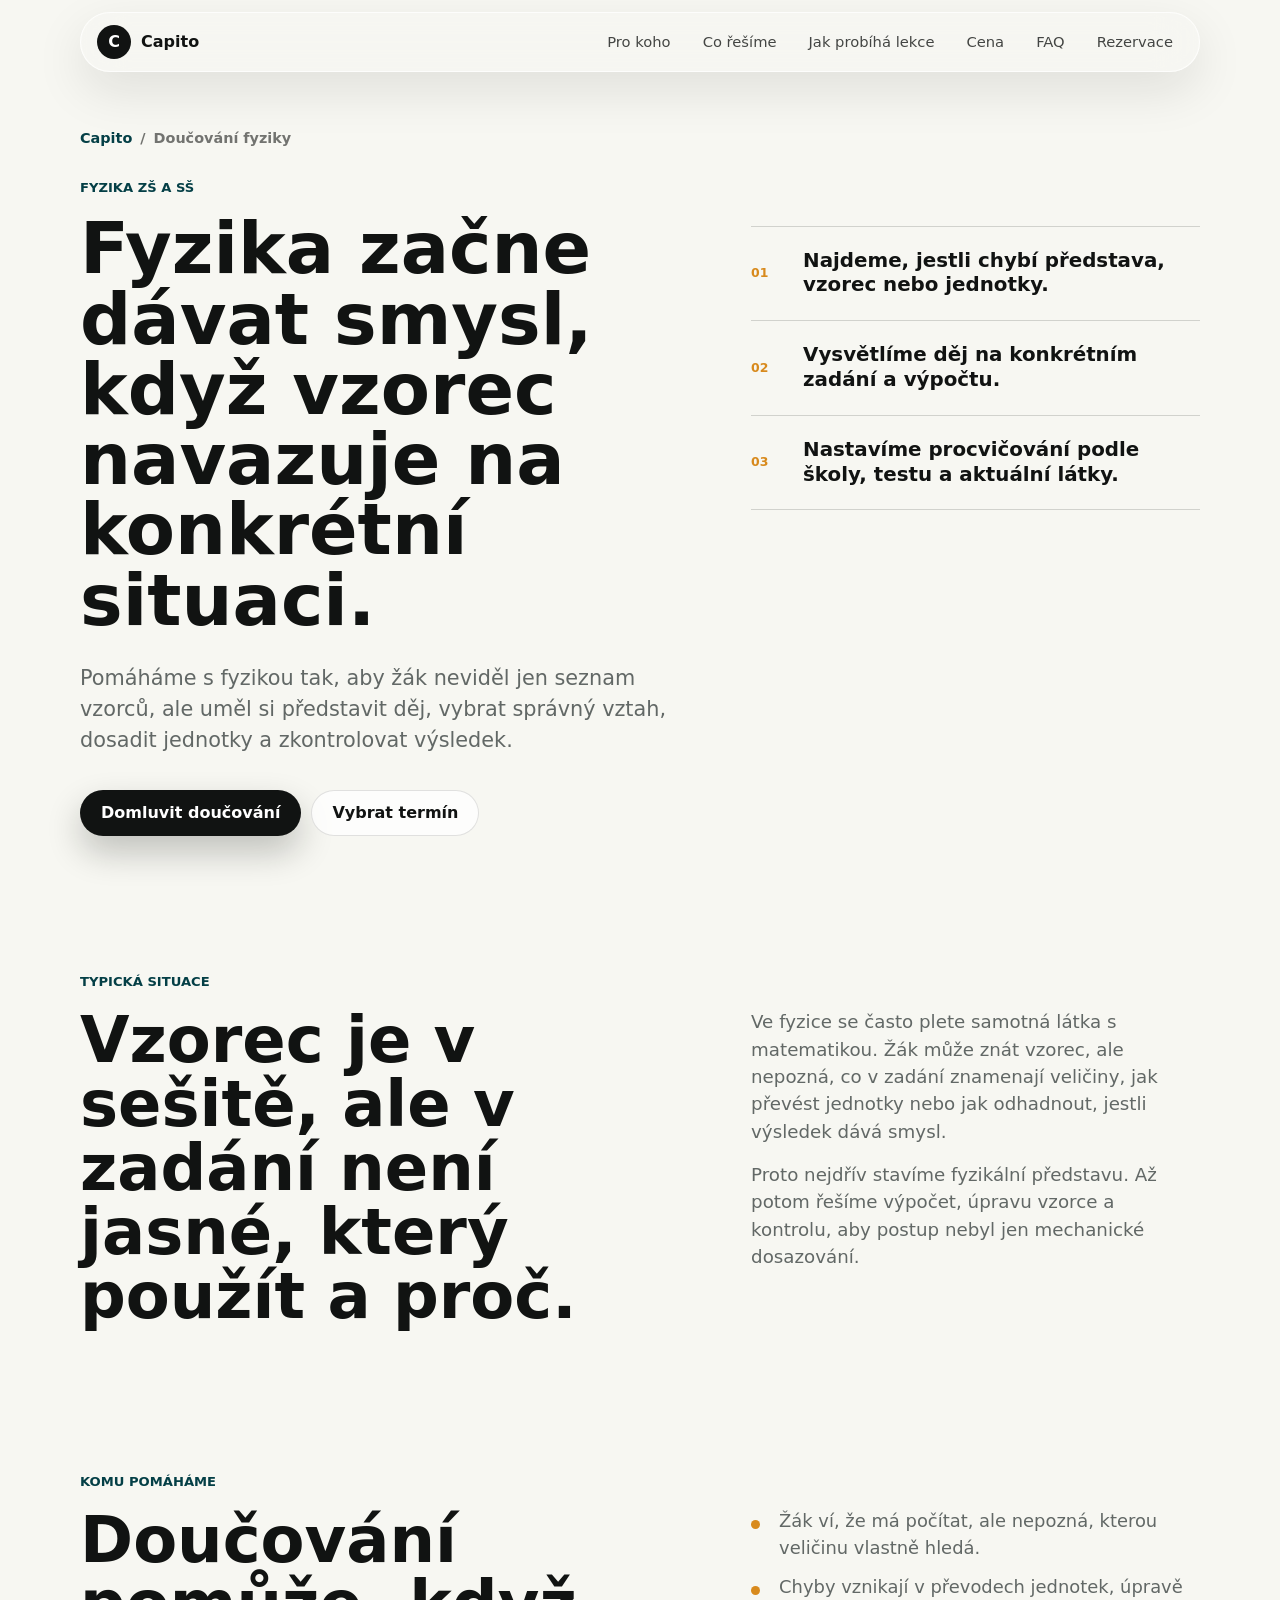
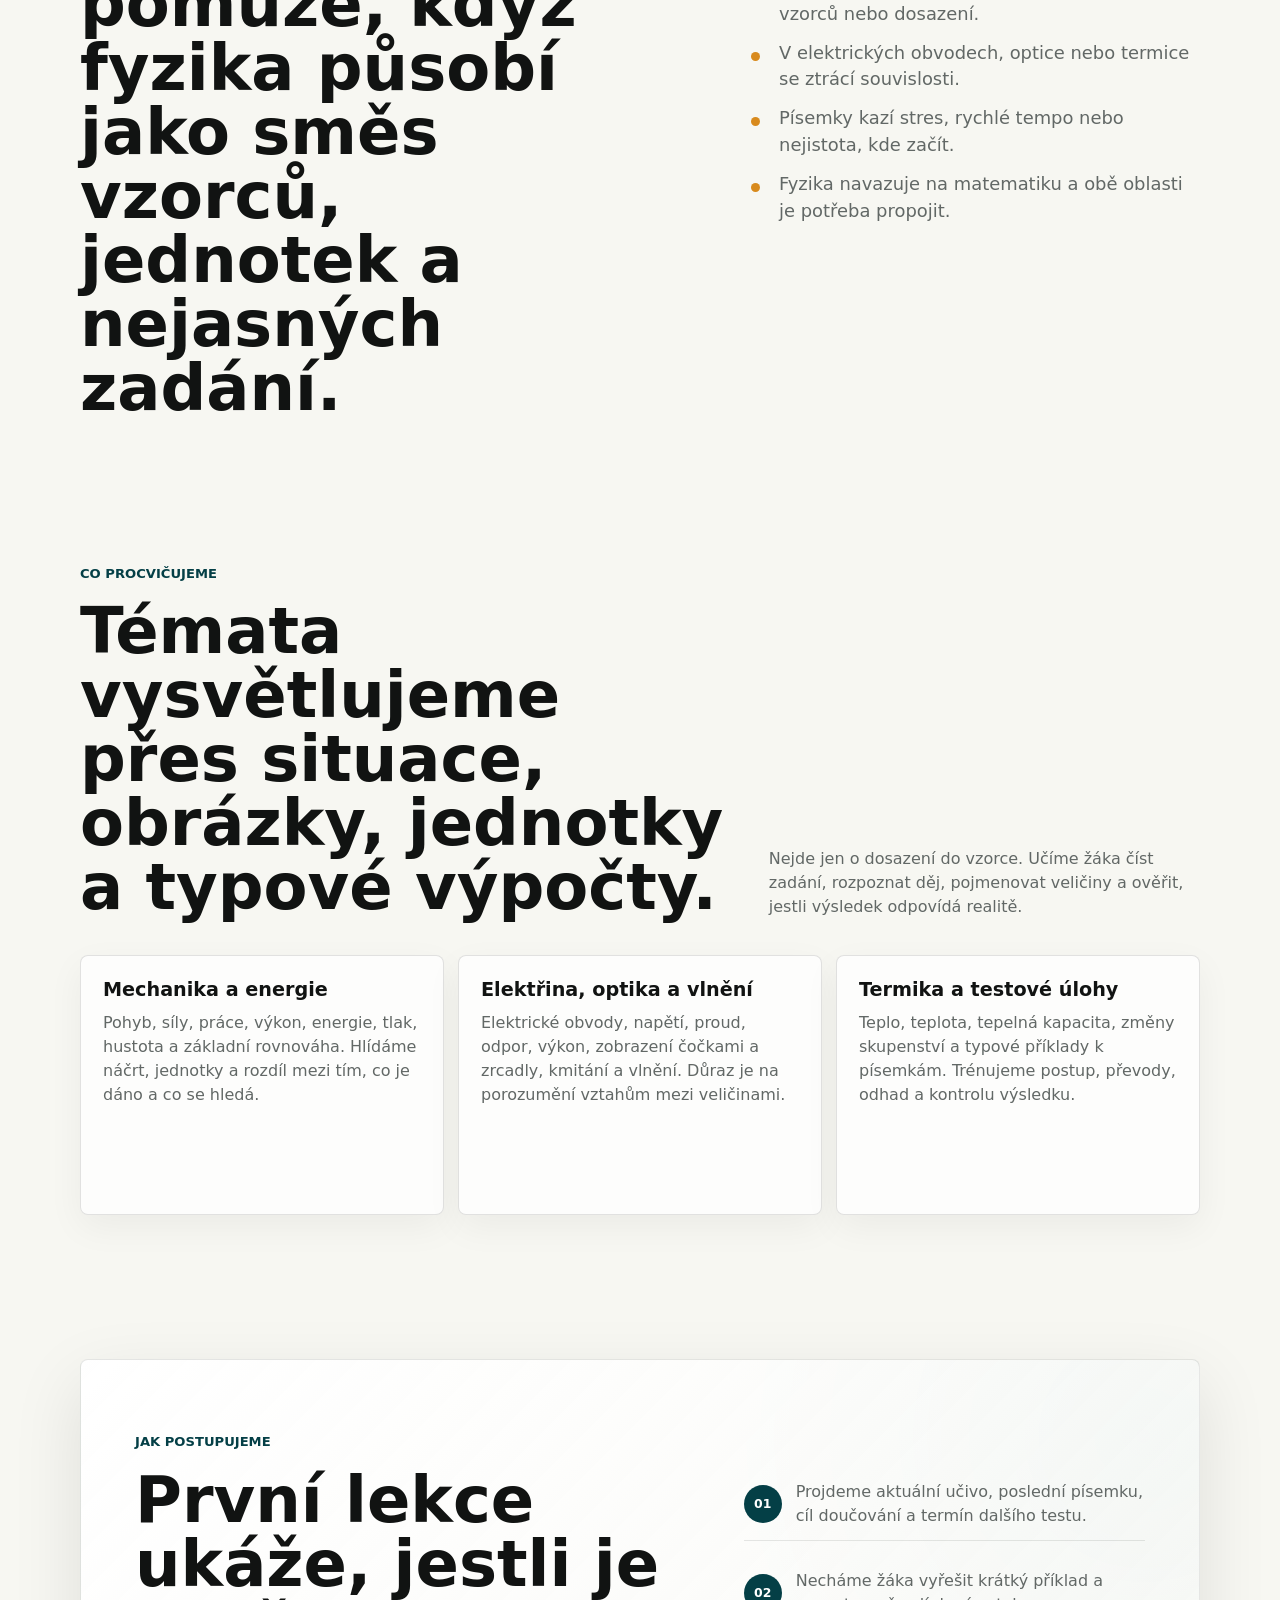
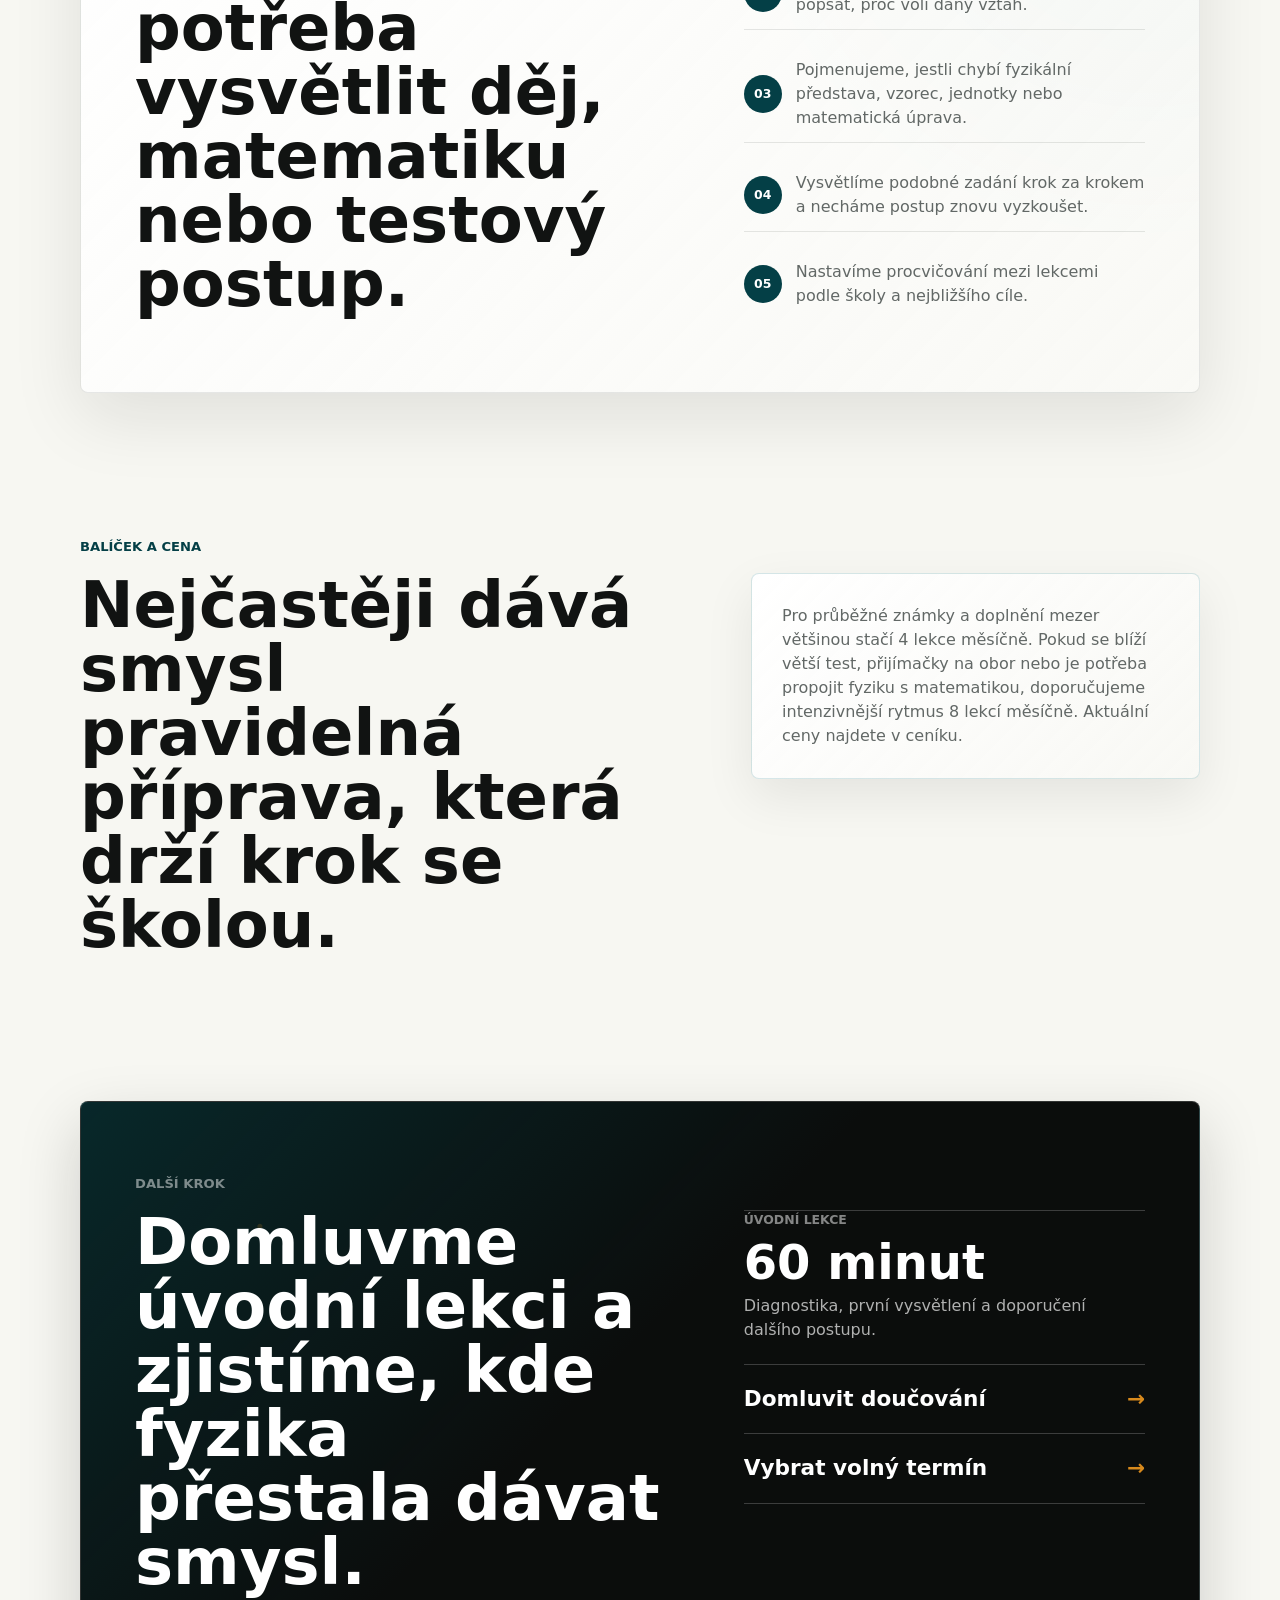
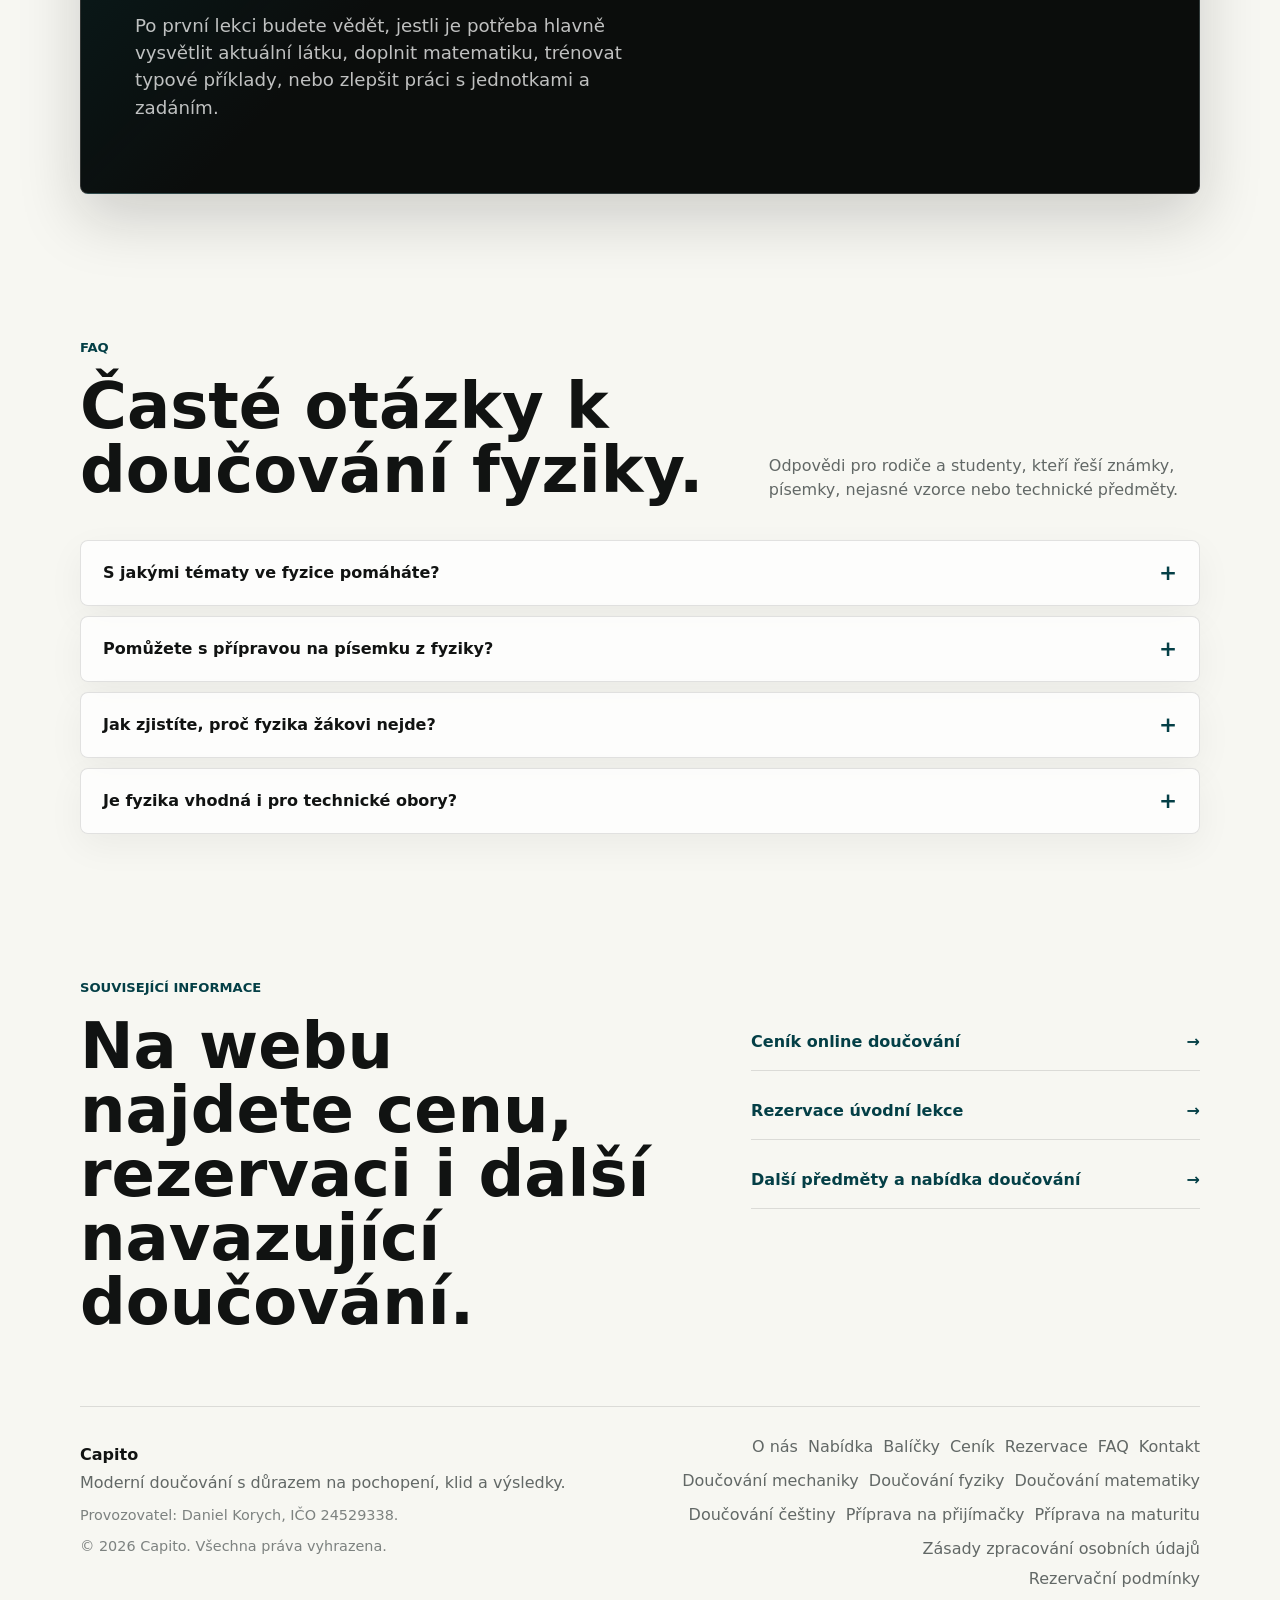
<file: doucovani-fyziky.html>
<!doctype html>
<html lang="cs">
  <head>
    <meta charset="utf-8" />
    <meta name="viewport" content="width=device-width, initial-scale=1" />
    <meta
      name="description"
      content="Online doučování fyziky pro ZŠ a SŠ. Elektrické obvody, optika, termika, kmitání, vlnění, mechanika a příprava na testy."
    />
    <meta name="robots" content="index,follow,max-image-preview:large" />
    <meta name="theme-color" content="#f7f7f2" />
    <meta name="author" content="Capito" />
    <link rel="canonical" href="https://www.doucovanicapito.cz/doucovani-fyziky.html" />
    <title>Doučování fyziky online pro ZŠ a SŠ | Capito</title>
    <link rel="icon" href="assets/favicon.svg?v=2" type="image/svg+xml" />
    <meta property="og:locale" content="cs_CZ" />
    <meta property="og:type" content="website" />
    <meta property="og:site_name" content="Doučování Capito" />
    <meta property="og:title" content="Doučování fyziky online pro ZŠ a SŠ | Capito" />
    <meta
      property="og:description"
      content="Fyzika krok za krokem: porozumění situaci, výběr vztahu, správné jednotky a postup, který žák zvládne zopakovat."
    />
    <meta property="og:url" content="https://www.doucovanicapito.cz/doucovani-fyziky.html" />
    <meta property="og:image" content="https://www.doucovanicapito.cz/assets/og-image.jpg" />
    <meta property="og:image:alt" content="Online doučování fyziky s Doučováním Capito" />
    <meta property="og:image:type" content="image/jpeg" />
    <meta property="og:image:width" content="1200" />
    <meta property="og:image:height" content="630" />
    <meta name="twitter:card" content="summary_large_image" />
    <meta name="twitter:title" content="Doučování fyziky online pro ZŠ a SŠ | Capito" />
    <meta
      name="twitter:description"
      content="Online doučování fyziky pro školu a testy. Elektrické obvody, optika, termika, mechanika, kmitání a vlnění s jasným postupem."
    />
    <meta name="twitter:image" content="https://www.doucovanicapito.cz/assets/og-image.jpg" />
    <meta name="twitter:image:alt" content="Online doučování fyziky s Doučováním Capito" />
    <link rel="stylesheet" href="styles.css" />
    <script type="application/ld+json">
      {
        "@context": "https://schema.org",
        "@graph": [
          {
            "@type": "WebSite",
            "@id": "https://www.doucovanicapito.cz/#website",
            "url": "https://www.doucovanicapito.cz/",
            "name": "Doučování Capito",
            "inLanguage": "cs-CZ",
            "publisher": { "@id": "https://www.doucovanicapito.cz/#organization" }
          },
          {
            "@type": ["Organization", "EducationalOrganization"],
            "@id": "https://www.doucovanicapito.cz/#organization",
            "name": "Doučování Capito",
            "url": "https://www.doucovanicapito.cz/",
            "logo": "https://www.doucovanicapito.cz/assets/favicon.svg",
            "telephone": "+420732619464",
            "email": "info@doucovanicapito.cz"
          },
          {
            "@type": "WebPage",
            "@id": "https://www.doucovanicapito.cz/doucovani-fyziky.html#webpage",
            "url": "https://www.doucovanicapito.cz/doucovani-fyziky.html",
            "name": "Doučování fyziky online pro ZŠ a SŠ",
            "description": "Online doučování fyziky pro žáky základních škol a studenty středních škol s vysvětlením látky, přípravou na testy a kontrolou pokroku.",
            "inLanguage": "cs-CZ",
            "isPartOf": { "@id": "https://www.doucovanicapito.cz/#website" },
            "about": { "@id": "https://www.doucovanicapito.cz/doucovani-fyziky.html#course" }
          },
          {
            "@type": "Course",
            "@id": "https://www.doucovanicapito.cz/doucovani-fyziky.html#course",
            "name": "Doučování fyziky online",
            "description": "Individuální online doučování fyziky pro ZŠ, SŠ, školní testy a technické předměty.",
            "provider": { "@id": "https://www.doucovanicapito.cz/#organization" },
            "educationalLevel": ["ZŠ", "SŠ"],
            "teaches": ["fyzika", "elektrické obvody", "optika", "termika", "mechanika", "kmitání", "vlnění"]
          },
          {
            "@type": "FAQPage",
            "@id": "https://www.doucovanicapito.cz/doucovani-fyziky.html#faq",
            "mainEntity": [
              {
                "@type": "Question",
                "name": "S jakými tématy ve fyzice pomáháte?",
                "acceptedAnswer": {
                  "@type": "Answer",
                  "text": "Pomáháme s mechanikou, elektrickými obvody, optikou, termikou, kmitáním, vlněním, energií, prací, výkonem i základními výpočty. Témata vybíráme podle školy, aktuálního učiva a konkrétních chyb."
                }
              },
              {
                "@type": "Question",
                "name": "Pomůžete s přípravou na písemku z fyziky?",
                "acceptedAnswer": {
                  "@type": "Answer",
                  "text": "Ano. Před písemkou nejdřív rozlišíme, které typy úloh se pravděpodobně objeví, a potom procvičíme postup, jednotky, převody a kontrolu výsledku. Když je času málo, vybíráme témata s největším dopadem."
                }
              },
              {
                "@type": "Question",
                "name": "Jak zjistíte, proč fyzika žákovi nejde?",
                "acceptedAnswer": {
                  "@type": "Answer",
                  "text": "Na první lekci se podíváme na konkrétní příklady, poslední test nebo aktuální učivo. Podle postupu poznáme, jestli chybí fyzikální představa, matematický zápis, převody jednotek nebo jistota při výběru vzorce."
                }
              },
              {
                "@type": "Question",
                "name": "Je fyzika vhodná i pro technické obory?",
                "acceptedAnswer": {
                  "@type": "Answer",
                  "text": "Ano. U technických oborů fyziku propojujeme s matematikou a mechanikou, aby student rozuměl nejen vzorci, ale i tomu, co konkrétní veličiny znamenají v zadání."
                }
              }
            ]
          },
          {
            "@type": "BreadcrumbList",
            "@id": "https://www.doucovanicapito.cz/doucovani-fyziky.html#breadcrumbs",
            "itemListElement": [
              {
                "@type": "ListItem",
                "position": 1,
                "name": "Capito",
                "item": "https://www.doucovanicapito.cz/"
              },
              {
                "@type": "ListItem",
                "position": 2,
                "name": "Doučování fyziky",
                "item": "https://www.doucovanicapito.cz/doucovani-fyziky.html"
              }
            ]
          }
        ]
      }
    </script>
  </head>
  <body>
    <header class="site-header" data-header>
      <a class="brand" href="index.html#top" aria-label="Capito domů">
        <span class="brand-mark">C</span>
        <span>Capito</span>
      </a>

      <button class="menu-toggle" type="button" aria-expanded="false" aria-controls="site-nav" data-menu-toggle>
        <span class="sr-only">Menu</span>
        <span></span>
        <span></span>
      </button>

      <nav class="site-nav" id="site-nav" data-nav>
        <a href="#komu-pomahame">Pro koho</a>
        <a href="#co-resime">Co řešíme</a>
        <a href="#jak-probiha-lekce">Jak probíhá lekce</a>
        <a href="#cena">Cena</a>
        <a href="#faq">FAQ</a>
        <a href="#rezervace">Rezervace</a>
      </nav>
    </header>

    <main id="top" class="landing-page">
      <section class="section landing-hero" aria-labelledby="landing-title">
        <nav class="breadcrumb" aria-label="Drobečková navigace">
          <a href="index.html#top">Capito</a>
          <span>/</span>
          <span>Doučování fyziky</span>
        </nav>

        <div class="landing-hero-grid">
          <div>
            <div class="section-kicker">Fyzika ZŠ a SŠ</div>
            <h1 id="landing-title">Fyzika začne dávat smysl, když vzorec navazuje na konkrétní situaci.</h1>
            <p class="landing-lead">
              Pomáháme s fyzikou tak, aby žák neviděl jen seznam vzorců, ale uměl si představit děj,
              vybrat správný vztah, dosadit jednotky a zkontrolovat výsledek.
            </p>
            <div class="landing-actions">
              <a class="button primary" href="index.html#rezervace">Domluvit doučování</a>
              <a class="button secondary" href="https://app.acuityscheduling.com/schedule.php?owner=40146834">Vybrat termín</a>
            </div>
          </div>

          <aside class="hero-facts" aria-label="Rychlé shrnutí doučování fyziky">
            <div>
              <span>01</span>
              <strong>Najdeme, jestli chybí představa, vzorec nebo jednotky.</strong>
            </div>
            <div>
              <span>02</span>
              <strong>Vysvětlíme děj na konkrétním zadání a výpočtu.</strong>
            </div>
            <div>
              <span>03</span>
              <strong>Nastavíme procvičování podle školy, testu a aktuální látky.</strong>
            </div>
          </aside>
        </div>
      </section>

      <section class="section landing-section landing-split" aria-labelledby="situation-title">
        <div>
          <div class="section-kicker">Typická situace</div>
          <h2 id="situation-title">Vzorec je v sešitě, ale v zadání není jasné, který použít a proč.</h2>
        </div>
        <div class="landing-copy">
          <p>
            Ve fyzice se často plete samotná látka s matematikou. Žák může znát vzorec, ale nepozná,
            co v zadání znamenají veličiny, jak převést jednotky nebo jak odhadnout, jestli výsledek dává smysl.
          </p>
          <p>
            Proto nejdřív stavíme fyzikální představu. Až potom řešíme výpočet, úpravu vzorce a kontrolu,
            aby postup nebyl jen mechanické dosazování.
          </p>
        </div>
      </section>

      <section id="komu-pomahame" class="section landing-section landing-split" aria-labelledby="helps-title">
        <div>
          <div class="section-kicker">Komu pomáháme</div>
          <h2 id="helps-title">Doučování pomůže, když fyzika působí jako směs vzorců, jednotek a nejasných zadání.</h2>
        </div>
        <ul class="landing-list">
          <li>Žák ví, že má počítat, ale nepozná, kterou veličinu vlastně hledá.</li>
          <li>Chyby vznikají v převodech jednotek, úpravě vzorců nebo dosazení.</li>
          <li>V elektrických obvodech, optice nebo termice se ztrácí souvislosti.</li>
          <li>Písemky kazí stres, rychlé tempo nebo nejistota, kde začít.</li>
          <li>Fyzika navazuje na matematiku a obě oblasti je potřeba propojit.</li>
        </ul>
      </section>

      <section id="co-resime" class="section landing-section" aria-labelledby="topics-title">
        <div class="section-heading">
          <div>
            <div class="section-kicker">Co procvičujeme</div>
            <h2 id="topics-title">Témata vysvětlujeme přes situace, obrázky, jednotky a typové výpočty.</h2>
          </div>
          <p>
            Nejde jen o dosazení do vzorce. Učíme žáka číst zadání, rozpoznat děj, pojmenovat veličiny
            a ověřit, jestli výsledek odpovídá realitě.
          </p>
        </div>

        <div class="landing-cards">
          <article class="landing-card">
            <h3>Mechanika a energie</h3>
            <p>
              Pohyb, síly, práce, výkon, energie, tlak, hustota a základní rovnováha. Hlídáme náčrt,
              jednotky a rozdíl mezi tím, co je dáno a co se hledá.
            </p>
          </article>
          <article class="landing-card">
            <h3>Elektřina, optika a vlnění</h3>
            <p>
              Elektrické obvody, napětí, proud, odpor, výkon, zobrazení čočkami a zrcadly, kmitání a vlnění.
              Důraz je na porozumění vztahům mezi veličinami.
            </p>
          </article>
          <article class="landing-card">
            <h3>Termika a testové úlohy</h3>
            <p>
              Teplo, teplota, tepelná kapacita, změny skupenství a typové příklady k písemkám.
              Trénujeme postup, převody, odhad a kontrolu výsledku.
            </p>
          </article>
        </div>
      </section>

      <section id="jak-probiha-lekce" class="section landing-section landing-split landing-process-feature" aria-labelledby="process-title">
        <div>
          <div class="section-kicker">Jak postupujeme</div>
          <h2 id="process-title">První lekce ukáže, jestli je potřeba vysvětlit děj, matematiku nebo testový postup.</h2>
        </div>
        <ol class="landing-steps">
          <li>Projdeme aktuální učivo, poslední písemku, cíl doučování a termín dalšího testu.</li>
          <li>Necháme žáka vyřešit krátký příklad a popsat, proč volí daný vztah.</li>
          <li>Pojmenujeme, jestli chybí fyzikální představa, vzorec, jednotky nebo matematická úprava.</li>
          <li>Vysvětlíme podobné zadání krok za krokem a necháme postup znovu vyzkoušet.</li>
          <li>Nastavíme procvičování mezi lekcemi podle školy a nejbližšího cíle.</li>
        </ol>
      </section>

      <section id="cena" class="section landing-section landing-split" aria-labelledby="package-title">
        <div>
          <div class="section-kicker">Balíček a cena</div>
          <h2 id="package-title">Nejčastěji dává smysl pravidelná příprava, která drží krok se školou.</h2>
        </div>
        <div class="landing-note">
          <p>
            Pro průběžné známky a doplnění mezer většinou stačí 4 lekce měsíčně. Pokud se blíží větší test,
            přijímačky na obor nebo je potřeba propojit fyziku s matematikou, doporučujeme intenzivnější rytmus
            8 lekcí měsíčně. Aktuální ceny najdete v <a href="index.html#cenik">ceníku</a>.
          </p>
        </div>
      </section>

      <section id="rezervace" class="landing-cta" aria-labelledby="cta-title">
        <div>
          <div class="section-kicker">Další krok</div>
          <h2 id="cta-title">Domluvme úvodní lekci a zjistíme, kde fyzika přestala dávat smysl.</h2>
          <p>
            Po první lekci budete vědět, jestli je potřeba hlavně vysvětlit aktuální látku, doplnit matematiku,
            trénovat typové příklady, nebo zlepšit práci s jednotkami a zadáním.
          </p>
        </div>
        <aside class="cta-choice" aria-label="Rezervace doučování fyziky">
          <div class="cta-choice-copy">
            <span>Úvodní lekce</span>
            <strong>60 minut</strong>
            <small>Diagnostika, první vysvětlení a doporučení dalšího postupu.</small>
          </div>
          <a class="cta-choice-link" href="index.html#rezervace">Domluvit doučování</a>
          <a class="cta-choice-link" href="https://app.acuityscheduling.com/schedule.php?owner=40146834">Vybrat volný termín</a>
        </aside>
      </section>

      <section class="section landing-section faq" id="faq" aria-labelledby="faq-title">
        <div class="section-heading">
          <div>
            <div class="section-kicker">FAQ</div>
            <h2 id="faq-title">Časté otázky k doučování fyziky.</h2>
          </div>
          <p>Odpovědi pro rodiče a studenty, kteří řeší známky, písemky, nejasné vzorce nebo technické předměty.</p>
        </div>

        <div class="faq-list">
          <details>
            <summary>S jakými tématy ve fyzice pomáháte?</summary>
            <p>
              Pomáháme s mechanikou, elektrickými obvody, optikou, termikou, kmitáním, vlněním, energií,
              prací, výkonem i základními výpočty. Témata vybíráme podle školy, aktuálního učiva
              a konkrétních chyb.
            </p>
          </details>
          <details>
            <summary>Pomůžete s přípravou na písemku z fyziky?</summary>
            <p>
              Ano. Před písemkou nejdřív rozlišíme, které typy úloh se pravděpodobně objeví, a potom
              procvičíme postup, jednotky, převody a kontrolu výsledku. Když je času málo, vybíráme témata
              s největším dopadem.
            </p>
          </details>
          <details>
            <summary>Jak zjistíte, proč fyzika žákovi nejde?</summary>
            <p>
              Na první lekci se podíváme na konkrétní příklady, poslední test nebo aktuální učivo.
              Podle postupu poznáme, jestli chybí fyzikální představa, matematický zápis, převody jednotek
              nebo jistota při výběru vzorce.
            </p>
          </details>
          <details>
            <summary>Je fyzika vhodná i pro technické obory?</summary>
            <p>
              Ano. U technických oborů fyziku propojujeme s matematikou a mechanikou, aby student rozuměl
              nejen vzorci, ale i tomu, co konkrétní veličiny znamenají v zadání.
            </p>
          </details>
        </div>
      </section>

      <section class="section landing-section landing-split" aria-labelledby="related-title">
        <div>
          <div class="section-kicker">Související informace</div>
          <h2 id="related-title">Na webu najdete cenu, rezervaci i další navazující doučování.</h2>
        </div>
        <nav class="related-links" aria-label="Související části webu">
          <a href="index.html#cenik">Ceník online doučování</a>
          <a href="index.html#rezervace">Rezervace úvodní lekce</a>
          <a href="index.html#nabidka">Další předměty a nabídka doučování</a>
        </nav>
      </section>
    </main>

    <footer class="site-footer">
      <div>
        <strong>Capito</strong>
        <span>Moderní doučování s důrazem na pochopení, klid a výsledky.</span>
        <small class="footer-legal">Provozovatel: Daniel Korych, IČO 24529338.</small>
        <small class="footer-legal">© 2026 Capito. Všechna práva vyhrazena.</small>
      </div>
      <nav aria-label="Patička">
        <a href="o-nas.html">O nás</a>
        <a href="index.html#nabidka">Nabídka</a>
        <a href="index.html#balicky">Balíčky</a>
        <a href="index.html#cenik">Ceník</a>
        <a href="index.html#rezervace">Rezervace</a>
        <a href="index.html#faq">FAQ</a>
        <a href="index.html#kontakt">Kontakt</a>
        <span class="footer-service-links">
          <a href="doucovani-mechaniky.html">Doučování mechaniky</a>
          <a href="doucovani-fyziky.html">Doučování fyziky</a>
          <a href="doucovani-matematiky.html">Doučování matematiky</a>
          <a href="doucovani-cestiny.html">Doučování češtiny</a>
          <a href="priprava-na-prijimacky.html">Příprava na přijímačky</a>
          <a href="priprava-na-maturitu.html">Příprava na maturitu</a>
        </span>
        <span class="footer-legal-links">
          <a href="zasady-zpracovani-osobnich-udaju.html">Zásady zpracování osobních údajů</a>
          <a href="rezervacni-a-storno-podminky.html">Rezervační podmínky</a>
        </span>
      </nav>
    </footer>

    <script src="script.js" defer></script>
  </body>
</html>
</file>
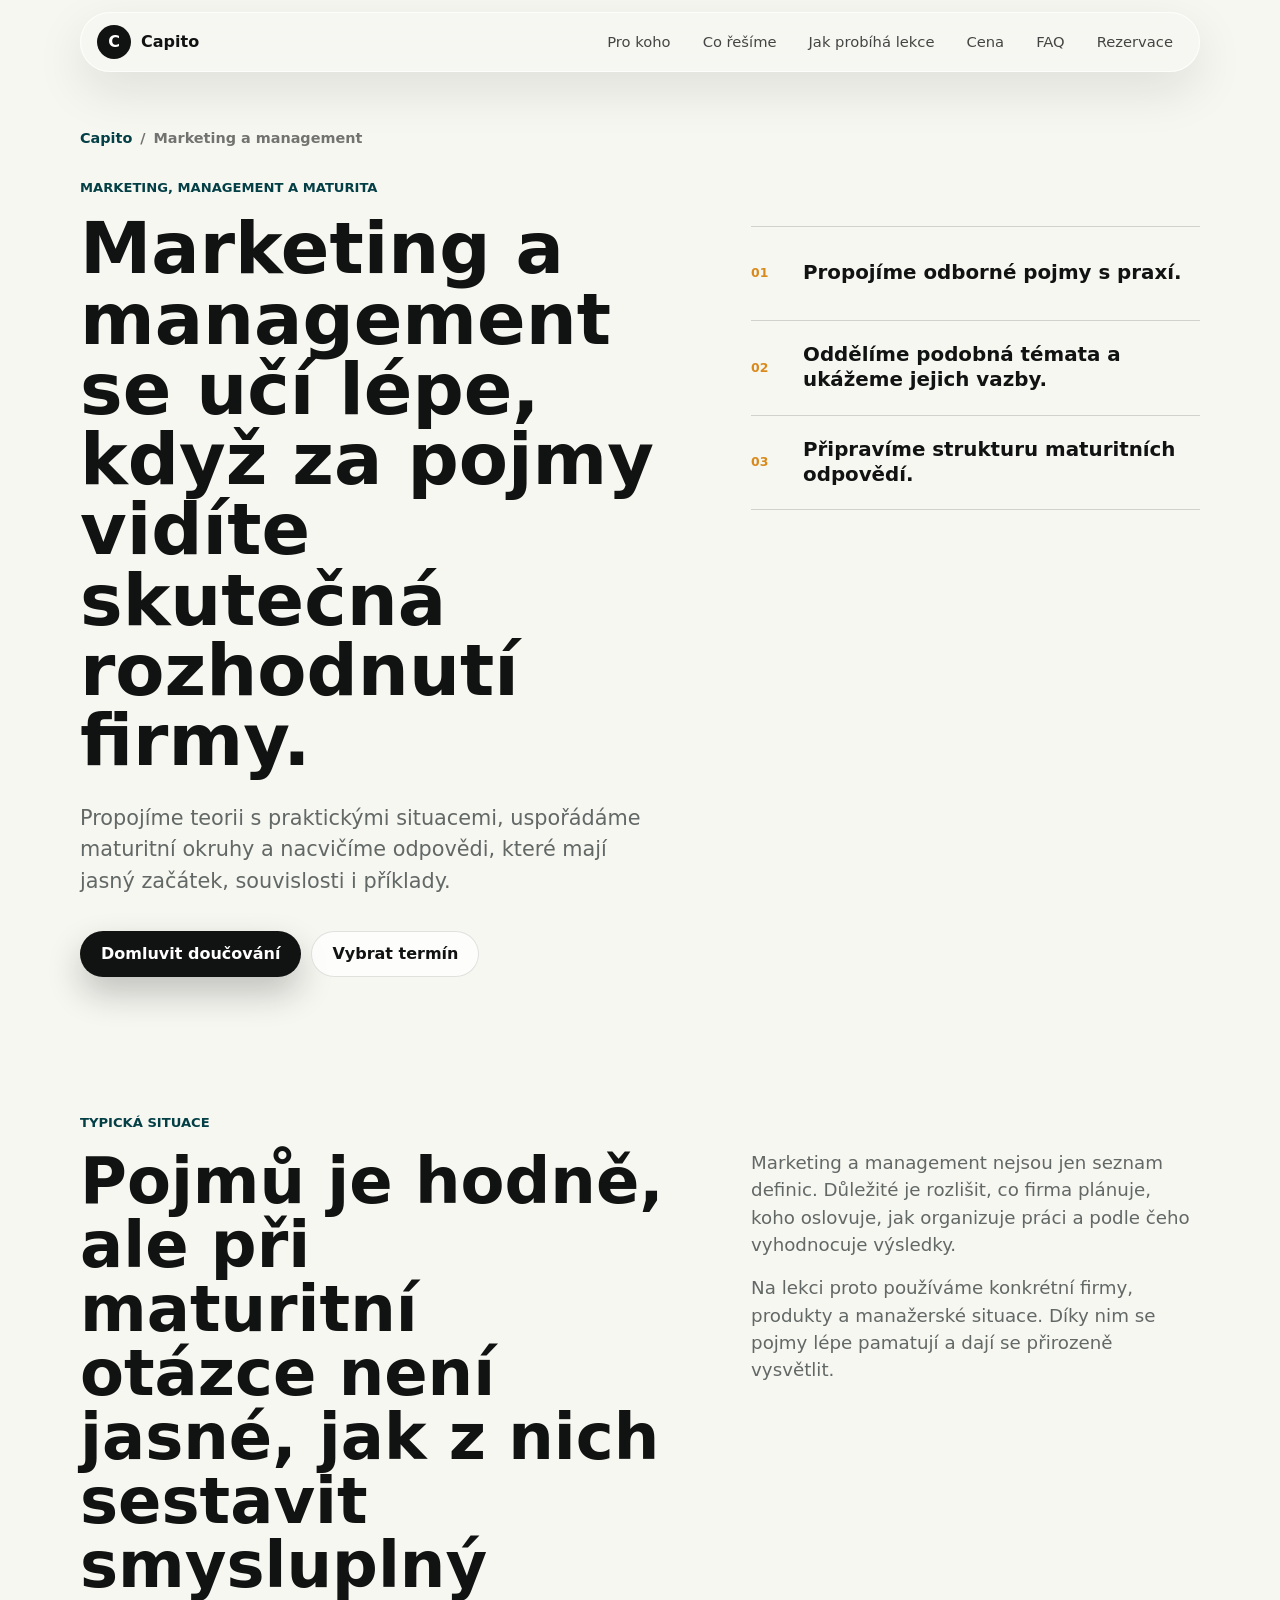
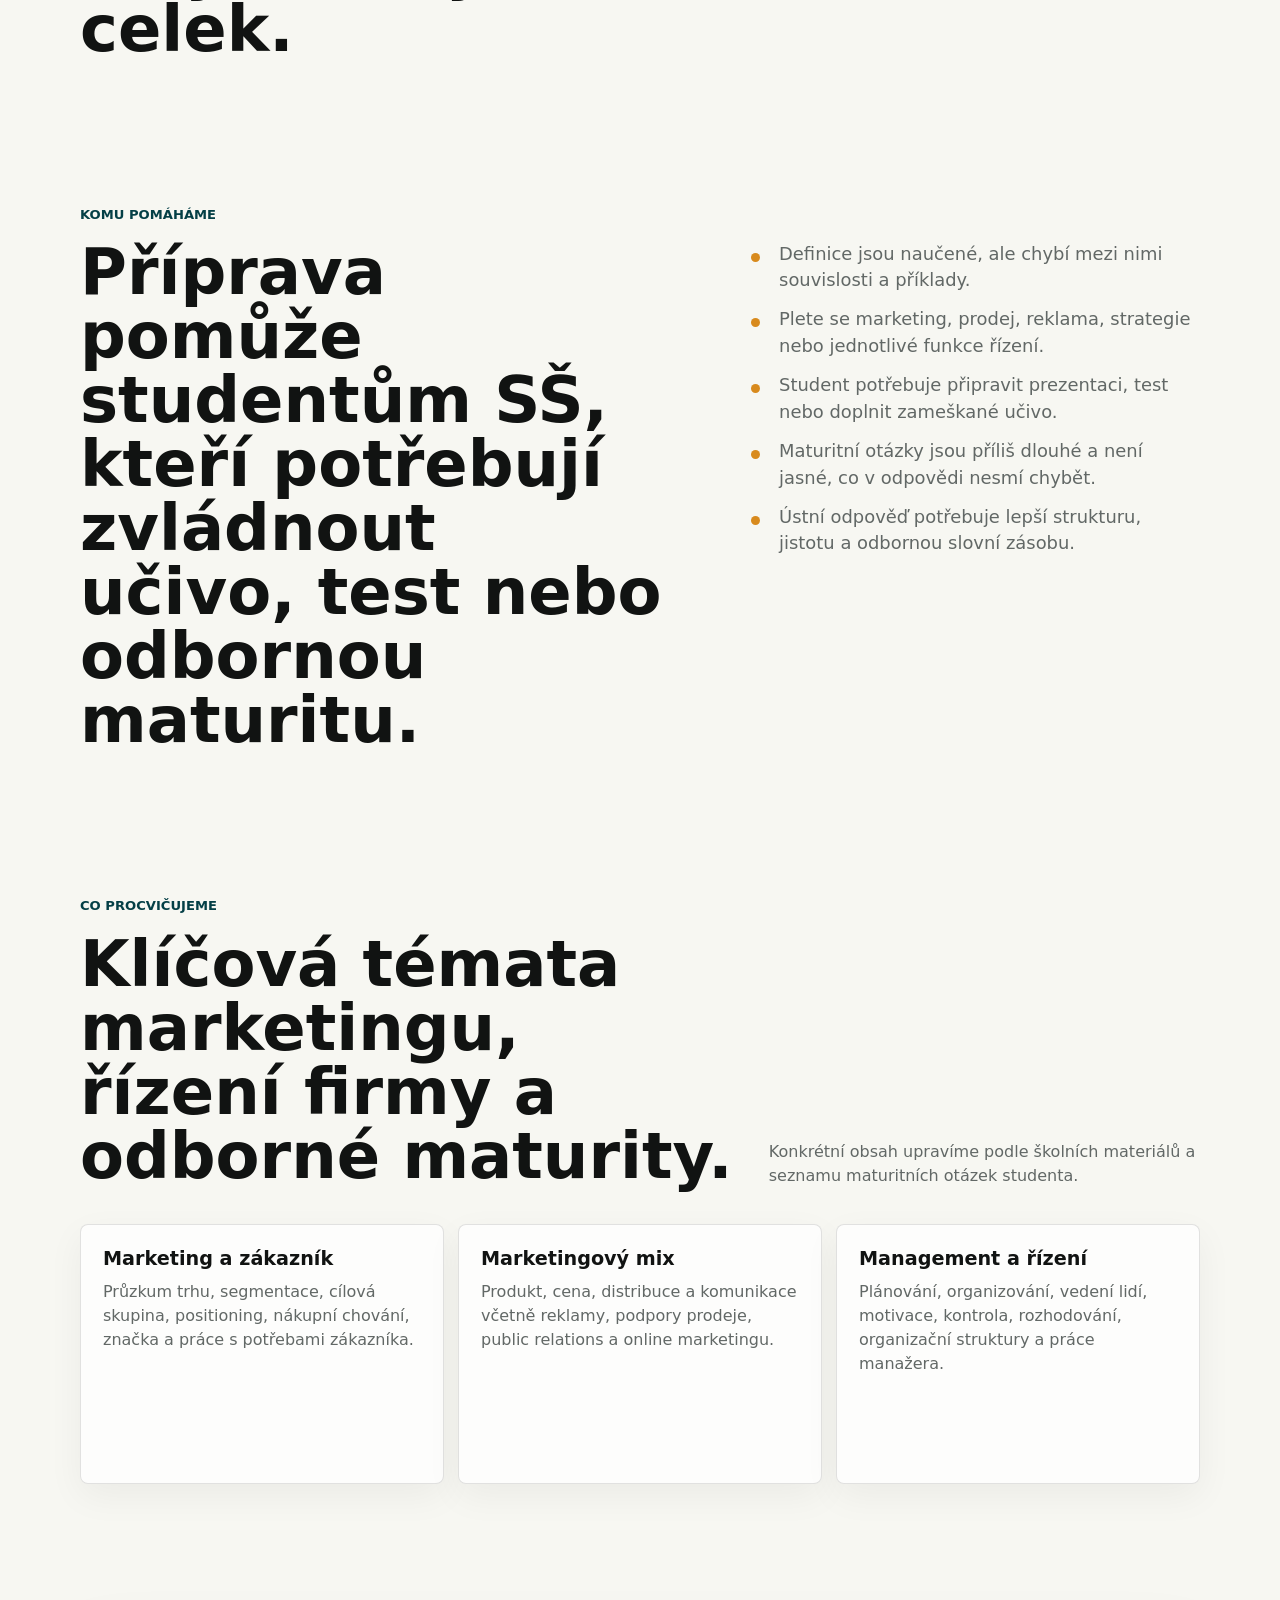
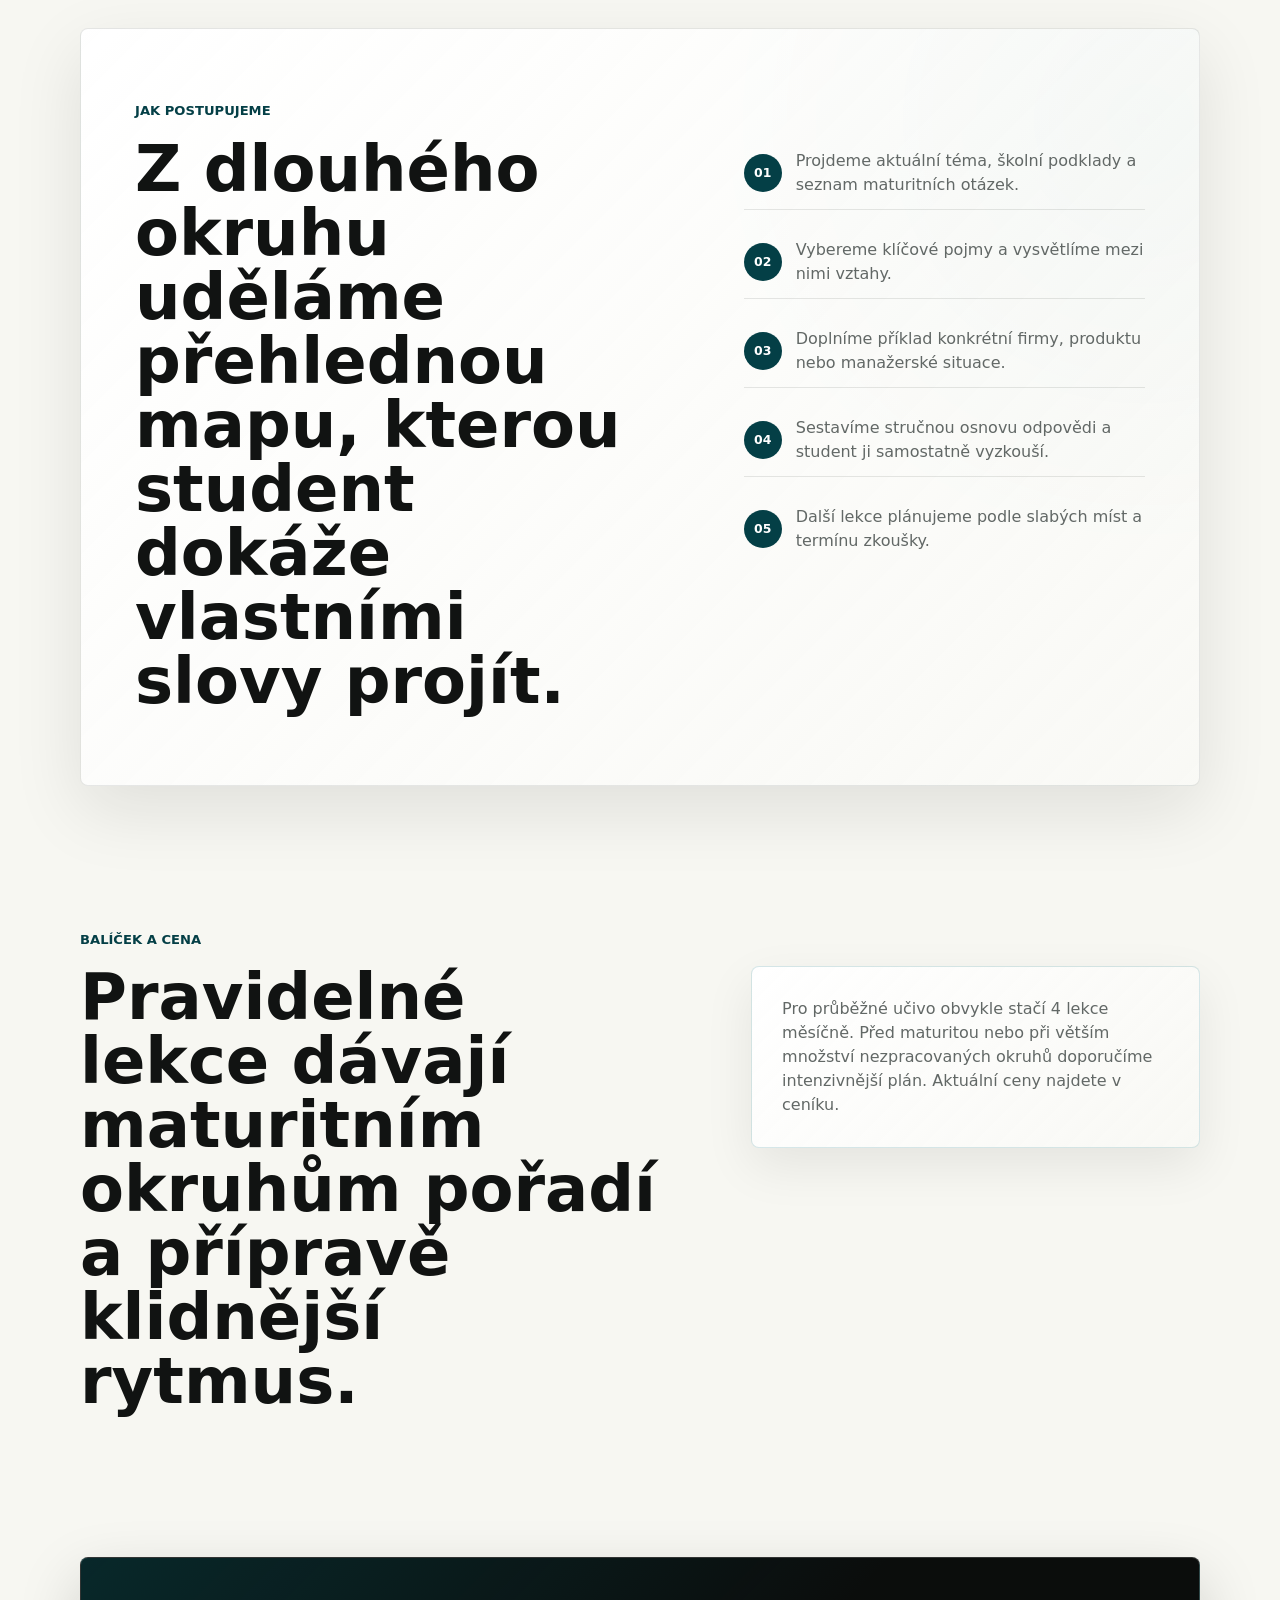
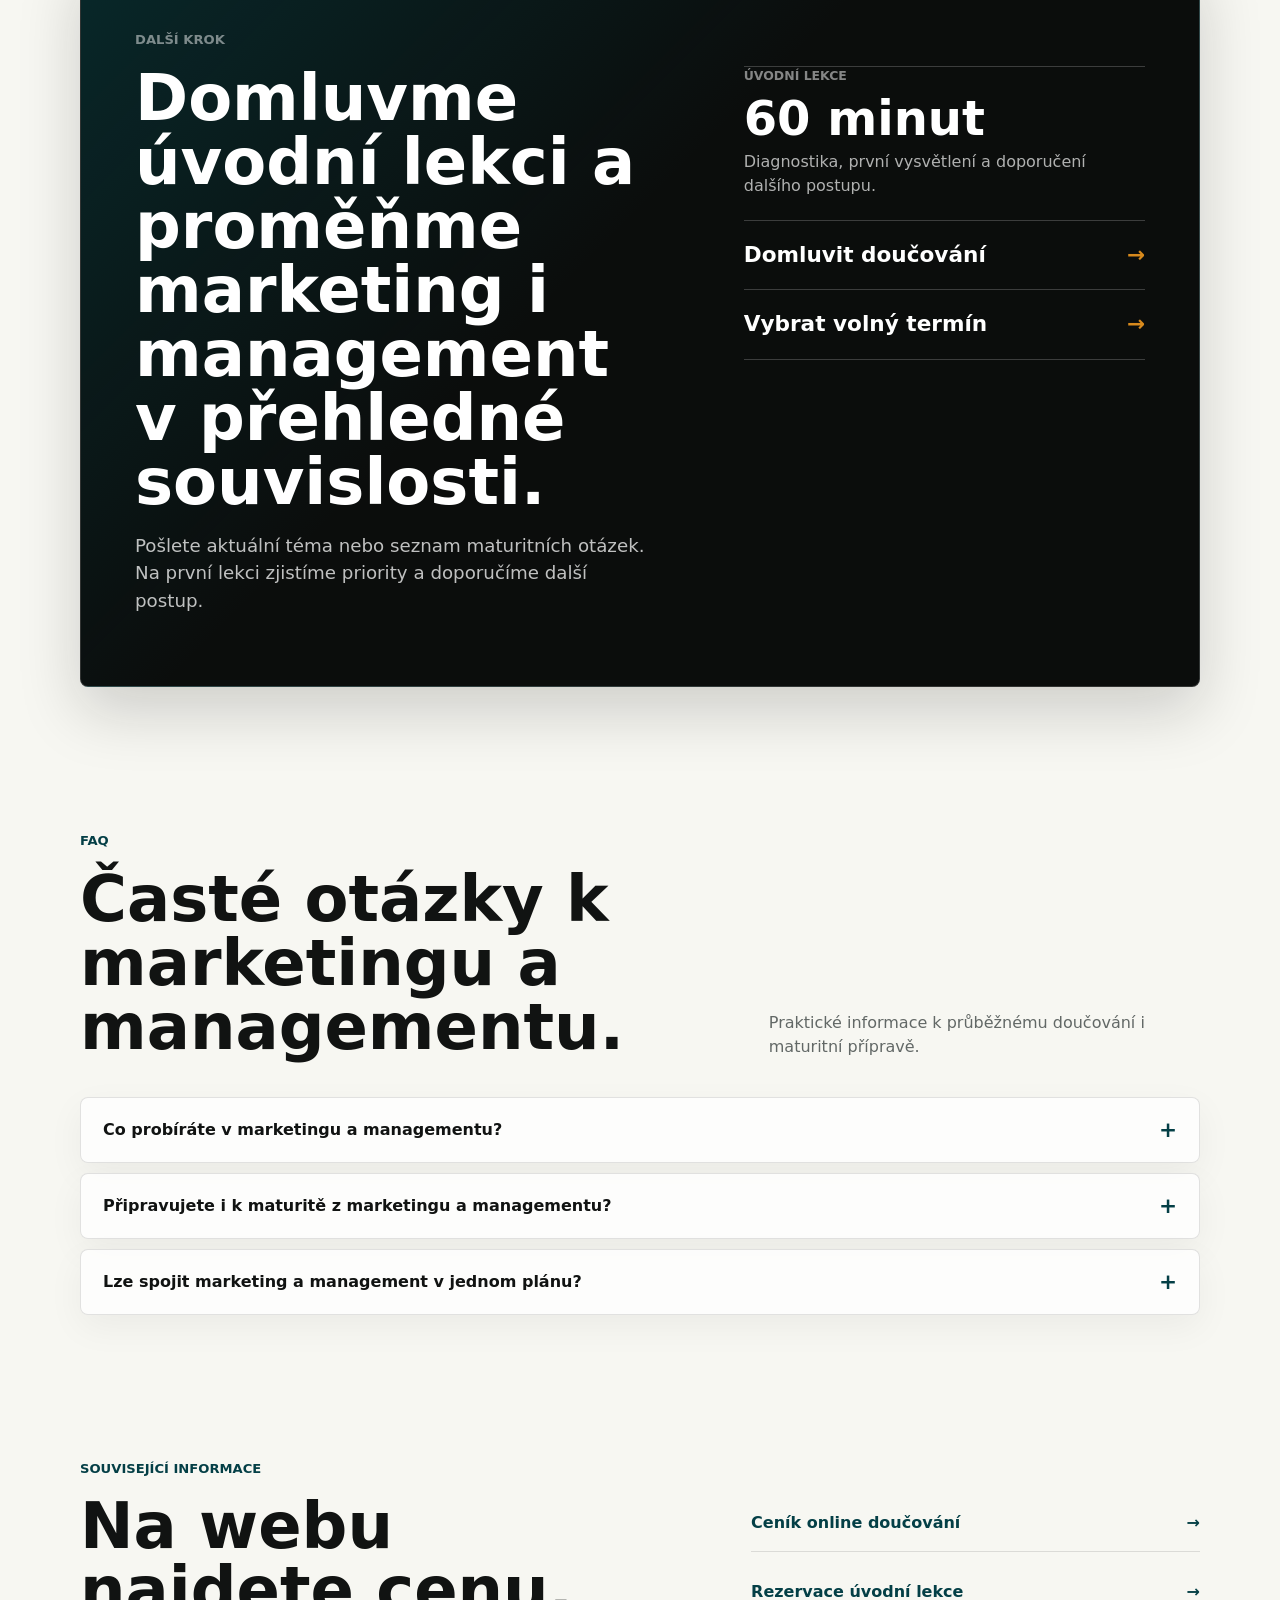
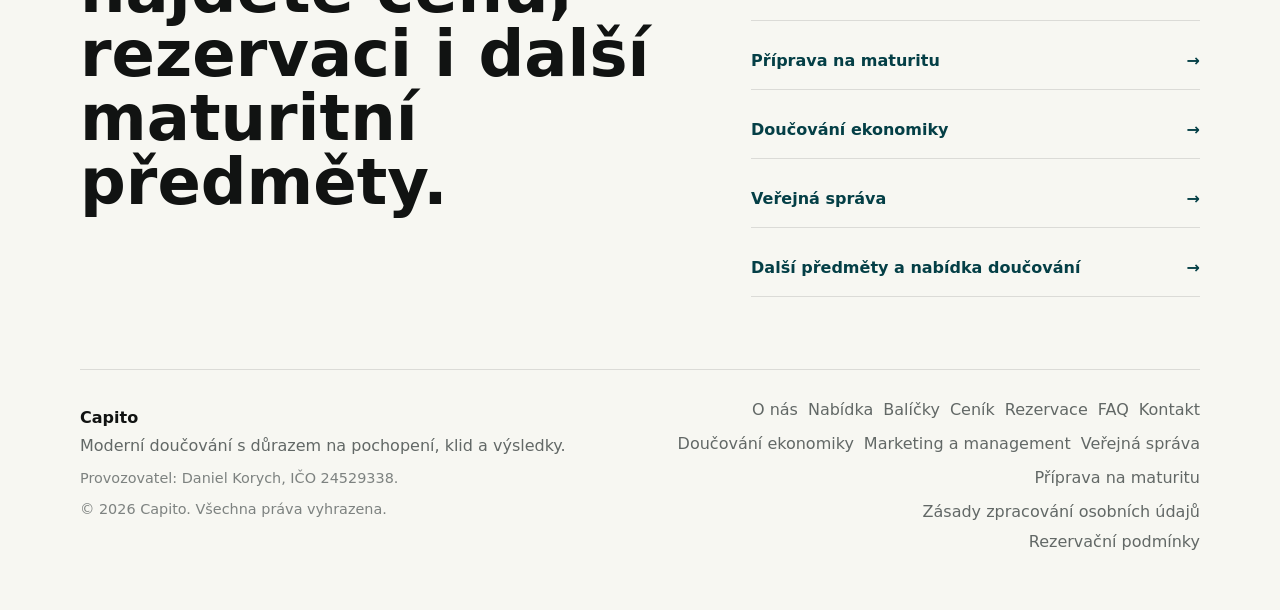
<file: doucovani-marketingu-a-managementu.html>
<!doctype html>
<html lang="cs">
  <head>
    <meta charset="utf-8" />
    <meta name="viewport" content="width=device-width, initial-scale=1" />
    <meta name="description" content="Online doučování marketingu a managementu pro studenty SŠ a maturanty. Marketingový mix, řízení, plánování a příprava k maturitě." />
    <meta name="robots" content="index,follow,max-image-preview:large" />
    <meta name="theme-color" content="#f7f7f2" />
    <meta name="author" content="Capito" />
    <link rel="canonical" href="https://www.doucovanicapito.cz/doucovani-marketingu-a-managementu.html" />
    <title>Doučování marketingu a managementu online | Capito</title>
    <link rel="icon" href="assets/favicon.svg?v=2" type="image/svg+xml" />
    <meta property="og:locale" content="cs_CZ" />
    <meta property="og:type" content="website" />
    <meta property="og:site_name" content="Doučování Capito" />
    <meta property="og:title" content="Doučování marketingu a managementu online | Capito" />
    <meta property="og:description" content="Marketing a management srozumitelně: klíčové pojmy, praktické příklady a systematická příprava na maturitu." />
    <meta property="og:url" content="https://www.doucovanicapito.cz/doucovani-marketingu-a-managementu.html" />
    <meta property="og:image" content="https://www.doucovanicapito.cz/assets/og-image.jpg" />
    <meta property="og:image:alt" content="Online doučování marketingu a managementu s Doučováním Capito" />
    <meta property="og:image:type" content="image/jpeg" />
    <meta property="og:image:width" content="1200" />
    <meta property="og:image:height" content="630" />
    <meta name="twitter:card" content="summary_large_image" />
    <meta name="twitter:title" content="Doučování marketingu a managementu online | Capito" />
    <meta name="twitter:description" content="Online příprava z marketingu a managementu pro SŠ a maturitu s jasnými souvislostmi a praktickými příklady." />
    <meta name="twitter:image" content="https://www.doucovanicapito.cz/assets/og-image.jpg" />
    <meta name="twitter:image:alt" content="Online doučování marketingu a managementu s Doučováním Capito" />
    <link rel="stylesheet" href="styles.css" />
    <script type="application/ld+json">
      {
        "@context": "https://schema.org",
        "@graph": [
          { "@type": "WebSite", "@id": "https://www.doucovanicapito.cz/#website", "url": "https://www.doucovanicapito.cz/", "name": "Doučování Capito", "inLanguage": "cs-CZ", "publisher": { "@id": "https://www.doucovanicapito.cz/#organization" } },
          { "@type": ["Organization", "EducationalOrganization"], "@id": "https://www.doucovanicapito.cz/#organization", "name": "Doučování Capito", "url": "https://www.doucovanicapito.cz/", "logo": "https://www.doucovanicapito.cz/assets/favicon.svg", "telephone": "+420732619464", "email": "info@doucovanicapito.cz" },
          {
            "@type": "WebPage",
            "@id": "https://www.doucovanicapito.cz/doucovani-marketingu-a-managementu.html#webpage",
            "url": "https://www.doucovanicapito.cz/doucovani-marketingu-a-managementu.html",
            "name": "Doučování marketingu a managementu online",
            "description": "Online doučování marketingu a managementu pro studenty středních škol a maturanty.",
            "inLanguage": "cs-CZ",
            "isPartOf": { "@id": "https://www.doucovanicapito.cz/#website" },
            "about": { "@id": "https://www.doucovanicapito.cz/doucovani-marketingu-a-managementu.html#course" }
          },
          {
            "@type": "Course",
            "@id": "https://www.doucovanicapito.cz/doucovani-marketingu-a-managementu.html#course",
            "name": "Doučování marketingu a managementu online",
            "description": "Individuální online doučování marketingu a managementu pro SŠ a přípravu k maturitě.",
            "provider": { "@id": "https://www.doucovanicapito.cz/#organization" },
            "educationalLevel": "SŠ",
            "teaches": ["marketing", "management", "marketingový mix", "řízení podniku", "maturita z marketingu", "maturita z managementu"]
          },
          {
            "@type": "FAQPage",
            "@id": "https://www.doucovanicapito.cz/doucovani-marketingu-a-managementu.html#faq",
            "mainEntity": [
              { "@type": "Question", "name": "Co probíráte v marketingu a managementu?", "acceptedAnswer": { "@type": "Answer", "text": "V marketingu se věnujeme marketingovému mixu, průzkumu trhu, segmentaci zákazníků, cílovým skupinám, značce, cenotvorbě, distribuci a marketingové komunikaci. V managementu probíráme cíle firmy, plánování, organizování, rozhodování, vedení a motivaci lidí i kontrolu výsledků. Konkrétní obsah vždy přizpůsobíme učivu školy, maturitním okruhům a tématům, ve kterých si student potřebuje doplnit souvislosti." } },
              { "@type": "Question", "name": "Připravujete i k maturitě z marketingu a managementu?", "acceptedAnswer": { "@type": "Answer", "text": "Ano. Nejprve projdeme seznam maturitních okruhů a zjistíme, která témata student ovládá a kde má mezery. Potom sestavíme plán přípravy, vysvětlíme vazby mezi pojmy a doplníme je praktickými příklady z fungování firem. Student si procvičí odborné pojmy, přehlednou stavbu ústní odpovědi i reakce na doplňující otázky. Před maturitou můžeme zařadit také modelové zkoušení s časovým limitem a následnou zpětnou vazbou." } },
              { "@type": "Question", "name": "Lze spojit marketing a management v jednom plánu?", "acceptedAnswer": { "@type": "Answer", "text": "Ano. Marketing a management se v praxi i v maturitních otázkách často propojují, proto je můžeme připravovat v jednom navazujícím plánu. Ukážeme si například, jak cíle a strategie firmy ovlivňují volbu zákazníků, marketingový mix, organizaci práce, vedení lidí i kontrolu výsledků. Student tak neprobírá izolované definice, ale lépe chápe vztahy mezi řízením firmy, trhem a potřebami zákazníka." } }
            ]
          },
          { "@type": "BreadcrumbList", "@id": "https://www.doucovanicapito.cz/doucovani-marketingu-a-managementu.html#breadcrumbs", "itemListElement": [
            { "@type": "ListItem", "position": 1, "name": "Capito", "item": "https://www.doucovanicapito.cz/" },
            { "@type": "ListItem", "position": 2, "name": "Marketing a management", "item": "https://www.doucovanicapito.cz/doucovani-marketingu-a-managementu.html" }
          ] }
        ]
      }
    </script>
  </head>
  <body class="marketing-management-page">
    <header class="site-header" data-header>
      <a class="brand" href="index.html#top" aria-label="Capito domů"><span class="brand-mark">C</span><span>Capito</span></a>
      <button class="menu-toggle" type="button" aria-expanded="false" aria-controls="site-nav" data-menu-toggle><span class="sr-only">Menu</span><span></span><span></span></button>
      <nav class="site-nav" id="site-nav" data-nav><a href="#komu-pomahame">Pro koho</a><a href="#co-resime">Co řešíme</a><a href="#jak-probiha-lekce">Jak probíhá lekce</a><a href="#cena">Cena</a><a href="#faq">FAQ</a><a href="#rezervace">Rezervace</a></nav>
    </header>

    <main id="top" class="landing-page">
      <section class="section landing-hero" aria-labelledby="landing-title">
        <nav class="breadcrumb" aria-label="Drobečková navigace"><a href="index.html#top">Capito</a><span>/</span><span>Marketing a management</span></nav>
        <div class="landing-hero-grid">
          <div>
            <div class="section-kicker">Marketing, management a maturita</div>
            <h1 id="landing-title">Marketing a management se učí lépe, když za pojmy vidíte skutečná rozhodnutí firmy.</h1>
            <p class="landing-lead">Propojíme teorii s praktickými situacemi, uspořádáme maturitní okruhy a nacvičíme odpovědi, které mají jasný začátek, souvislosti i příklady.</p>
            <div class="landing-actions"><a class="button primary" href="index.html#rezervace">Domluvit doučování</a><a class="button secondary" href="https://app.acuityscheduling.com/schedule.php?owner=40146834">Vybrat termín</a></div>
          </div>
          <aside class="hero-facts" aria-label="Rychlé shrnutí doučování marketingu a managementu">
            <div><span>01</span><strong>Propojíme odborné pojmy s praxí.</strong></div>
            <div><span>02</span><strong>Oddělíme podobná témata a ukážeme jejich vazby.</strong></div>
            <div><span>03</span><strong>Připravíme strukturu maturitních odpovědí.</strong></div>
          </aside>
        </div>
      </section>

      <section class="section landing-section landing-split" aria-labelledby="situation-title">
        <div><div class="section-kicker">Typická situace</div><h2 id="situation-title">Pojmů je hodně, ale při maturitní otázce není jasné, jak z nich sestavit smysluplný celek.</h2></div>
        <div class="landing-copy"><p>Marketing a management nejsou jen seznam definic. Důležité je rozlišit, co firma plánuje, koho oslovuje, jak organizuje práci a podle čeho vyhodnocuje výsledky.</p><p>Na lekci proto používáme konkrétní firmy, produkty a manažerské situace. Díky nim se pojmy lépe pamatují a dají se přirozeně vysvětlit.</p></div>
      </section>

      <section id="komu-pomahame" class="section landing-section landing-split" aria-labelledby="helps-title">
        <div><div class="section-kicker">Komu pomáháme</div><h2 id="helps-title">Příprava pomůže studentům SŠ, kteří potřebují zvládnout učivo, test nebo odbornou maturitu.</h2></div>
        <ul class="landing-list">
          <li>Definice jsou naučené, ale chybí mezi nimi souvislosti a příklady.</li>
          <li>Plete se marketing, prodej, reklama, strategie nebo jednotlivé funkce řízení.</li>
          <li>Student potřebuje připravit prezentaci, test nebo doplnit zameškané učivo.</li>
          <li>Maturitní otázky jsou příliš dlouhé a není jasné, co v odpovědi nesmí chybět.</li>
          <li>Ústní odpověď potřebuje lepší strukturu, jistotu a odbornou slovní zásobu.</li>
        </ul>
      </section>

      <section id="co-resime" class="section landing-section" aria-labelledby="topics-title">
        <div class="section-heading"><div><div class="section-kicker">Co procvičujeme</div><h2 id="topics-title">Klíčová témata marketingu, řízení firmy a odborné maturity.</h2></div><p>Konkrétní obsah upravíme podle školních materiálů a seznamu maturitních otázek studenta.</p></div>
        <div class="landing-cards">
          <article class="landing-card"><h3>Marketing a zákazník</h3><p>Průzkum trhu, segmentace, cílová skupina, positioning, nákupní chování, značka a práce s potřebami zákazníka.</p></article>
          <article class="landing-card"><h3>Marketingový mix</h3><p>Produkt, cena, distribuce a komunikace včetně reklamy, podpory prodeje, public relations a online marketingu.</p></article>
          <article class="landing-card"><h3>Management a řízení</h3><p>Plánování, organizování, vedení lidí, motivace, kontrola, rozhodování, organizační struktury a práce manažera.</p></article>
        </div>
      </section>

      <section id="jak-probiha-lekce" class="section landing-section landing-split landing-process-feature" aria-labelledby="process-title">
        <div><div class="section-kicker">Jak postupujeme</div><h2 id="process-title">Z dlouhého okruhu uděláme přehlednou mapu, kterou student dokáže vlastními slovy projít.</h2></div>
        <ol class="landing-steps">
          <li>Projdeme aktuální téma, školní podklady a seznam maturitních otázek.</li>
          <li>Vybereme klíčové pojmy a vysvětlíme mezi nimi vztahy.</li>
          <li>Doplníme příklad konkrétní firmy, produktu nebo manažerské situace.</li>
          <li>Sestavíme stručnou osnovu odpovědi a student ji samostatně vyzkouší.</li>
          <li>Další lekce plánujeme podle slabých míst a termínu zkoušky.</li>
        </ol>
      </section>

      <section id="cena" class="section landing-section landing-split" aria-labelledby="package-title">
        <div><div class="section-kicker">Balíček a cena</div><h2 id="package-title">Pravidelné lekce dávají maturitním okruhům pořadí a přípravě klidnější rytmus.</h2></div>
        <div class="landing-note"><p>Pro průběžné učivo obvykle stačí 4 lekce měsíčně. Před maturitou nebo při větším množství nezpracovaných okruhů doporučíme intenzivnější plán. Aktuální ceny najdete v <a href="index.html#cenik">ceníku</a>.</p></div>
      </section>

      <section id="rezervace" class="landing-cta" aria-labelledby="cta-title">
        <div><div class="section-kicker">Další krok</div><h2 id="cta-title">Domluvme úvodní lekci a proměňme marketing i management v přehledné souvislosti.</h2><p>Pošlete aktuální téma nebo seznam maturitních otázek. Na první lekci zjistíme priority a doporučíme další postup.</p></div>
        <aside class="cta-choice" aria-label="Rezervace doučování marketingu a managementu"><div class="cta-choice-copy"><span>Úvodní lekce</span><strong>60 minut</strong><small>Diagnostika, první vysvětlení a doporučení dalšího postupu.</small></div><a class="cta-choice-link" href="index.html#rezervace">Domluvit doučování</a><a class="cta-choice-link" href="https://app.acuityscheduling.com/schedule.php?owner=40146834">Vybrat volný termín</a></aside>
      </section>

      <section class="section landing-section faq" id="faq" aria-labelledby="faq-title">
        <div class="section-heading"><div><div class="section-kicker">FAQ</div><h2 id="faq-title">Časté otázky k marketingu a managementu.</h2></div><p>Praktické informace k průběžnému doučování i maturitní přípravě.</p></div>
        <div class="faq-list">
          <details><summary>Co probíráte v marketingu a managementu?</summary><p>V marketingu se věnujeme marketingovému mixu, průzkumu trhu, segmentaci zákazníků, cílovým skupinám, značce, cenotvorbě, distribuci a marketingové komunikaci. V managementu probíráme cíle firmy, plánování, organizování, rozhodování, vedení a motivaci lidí i kontrolu výsledků. Konkrétní obsah vždy přizpůsobíme učivu školy, maturitním okruhům a tématům, ve kterých si student potřebuje doplnit souvislosti.</p></details>
          <details><summary>Připravujete i k maturitě z marketingu a managementu?</summary><p>Ano. Nejprve projdeme seznam maturitních okruhů a zjistíme, která témata student ovládá a kde má mezery. Potom sestavíme plán přípravy, vysvětlíme vazby mezi pojmy a doplníme je praktickými příklady z fungování firem. Student si procvičí odborné pojmy, přehlednou stavbu ústní odpovědi i reakce na doplňující otázky. Před maturitou můžeme zařadit také modelové zkoušení s časovým limitem a následnou zpětnou vazbou.</p></details>
          <details><summary>Lze spojit marketing a management v jednom plánu?</summary><p>Ano. Marketing a management se v praxi i v maturitních otázkách často propojují, proto je můžeme připravovat v jednom navazujícím plánu. Ukážeme si například, jak cíle a strategie firmy ovlivňují volbu zákazníků, marketingový mix, organizaci práce, vedení lidí i kontrolu výsledků. Student tak neprobírá izolované definice, ale lépe chápe vztahy mezi řízením firmy, trhem a potřebami zákazníka.</p></details>
        </div>
      </section>

      <section class="section landing-section landing-split" aria-labelledby="related-title">
        <div><div class="section-kicker">Související informace</div><h2 id="related-title">Na webu najdete cenu, rezervaci i další maturitní předměty.</h2></div>
        <nav class="related-links" aria-label="Související části webu"><a href="index.html#cenik">Ceník online doučování</a><a href="index.html#rezervace">Rezervace úvodní lekce</a><a href="priprava-na-maturitu.html">Příprava na maturitu</a><a href="doucovani-ekonomiky.html">Doučování ekonomiky</a><a href="doucovani-verejne-spravy.html">Veřejná správa</a><a href="index.html#nabidka">Další předměty a nabídka doučování</a></nav>
      </section>
    </main>

    <footer class="site-footer">
      <div><strong>Capito</strong><span>Moderní doučování s důrazem na pochopení, klid a výsledky.</span><small class="footer-legal">Provozovatel: Daniel Korych, IČO 24529338.</small><small class="footer-legal">© 2026 Capito. Všechna práva vyhrazena.</small></div>
      <nav aria-label="Patička"><a href="o-nas.html">O nás</a><a href="index.html#nabidka">Nabídka</a><a href="index.html#balicky">Balíčky</a><a href="index.html#cenik">Ceník</a><a href="index.html#rezervace">Rezervace</a><a href="index.html#faq">FAQ</a><a href="index.html#kontakt">Kontakt</a><span class="footer-service-links"><a href="doucovani-ekonomiky.html">Doučování ekonomiky</a><a href="doucovani-marketingu-a-managementu.html">Marketing a management</a><a href="doucovani-verejne-spravy.html">Veřejná správa</a><a href="priprava-na-maturitu.html">Příprava na maturitu</a></span><span class="footer-legal-links"><a href="zasady-zpracovani-osobnich-udaju.html">Zásady zpracování osobních údajů</a><a href="rezervacni-a-storno-podminky.html">Rezervační podmínky</a></span></nav>
    </footer>
    <script src="script.js" defer></script>
  </body>
</html>
</file>
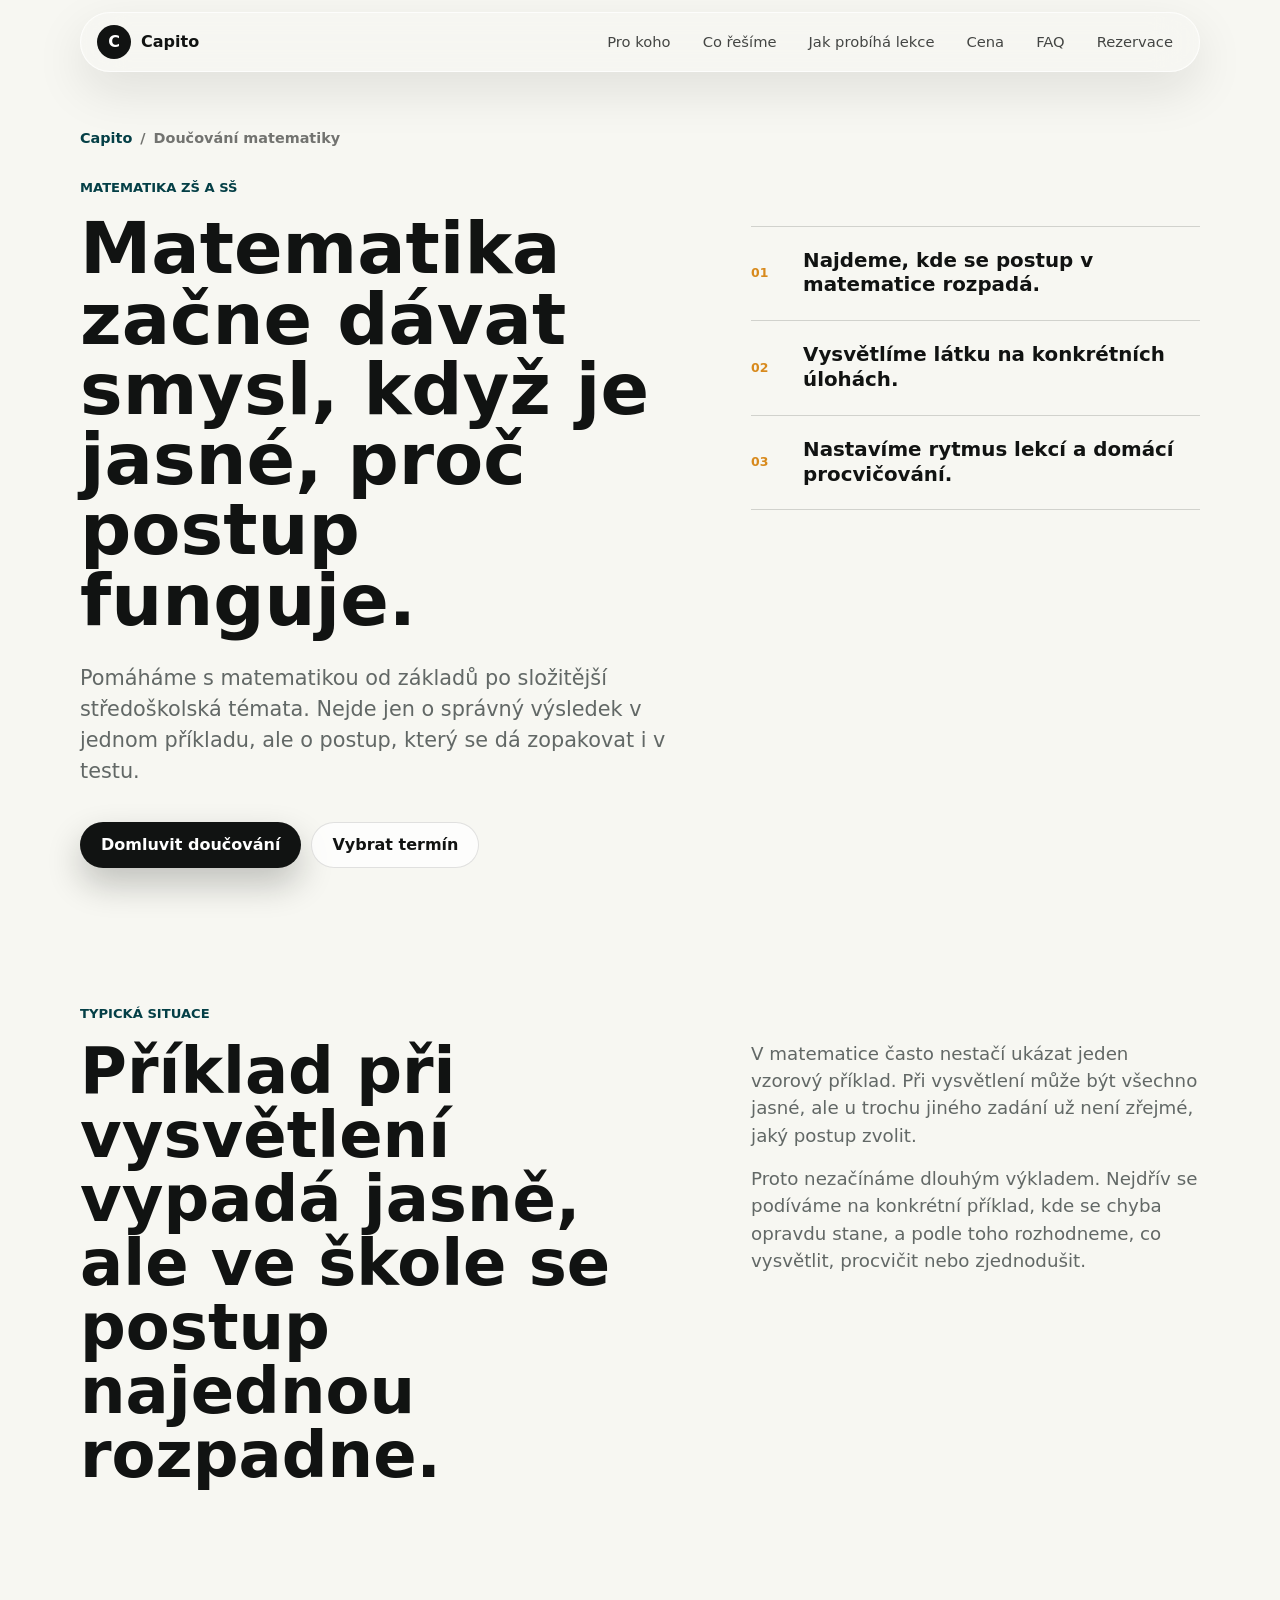
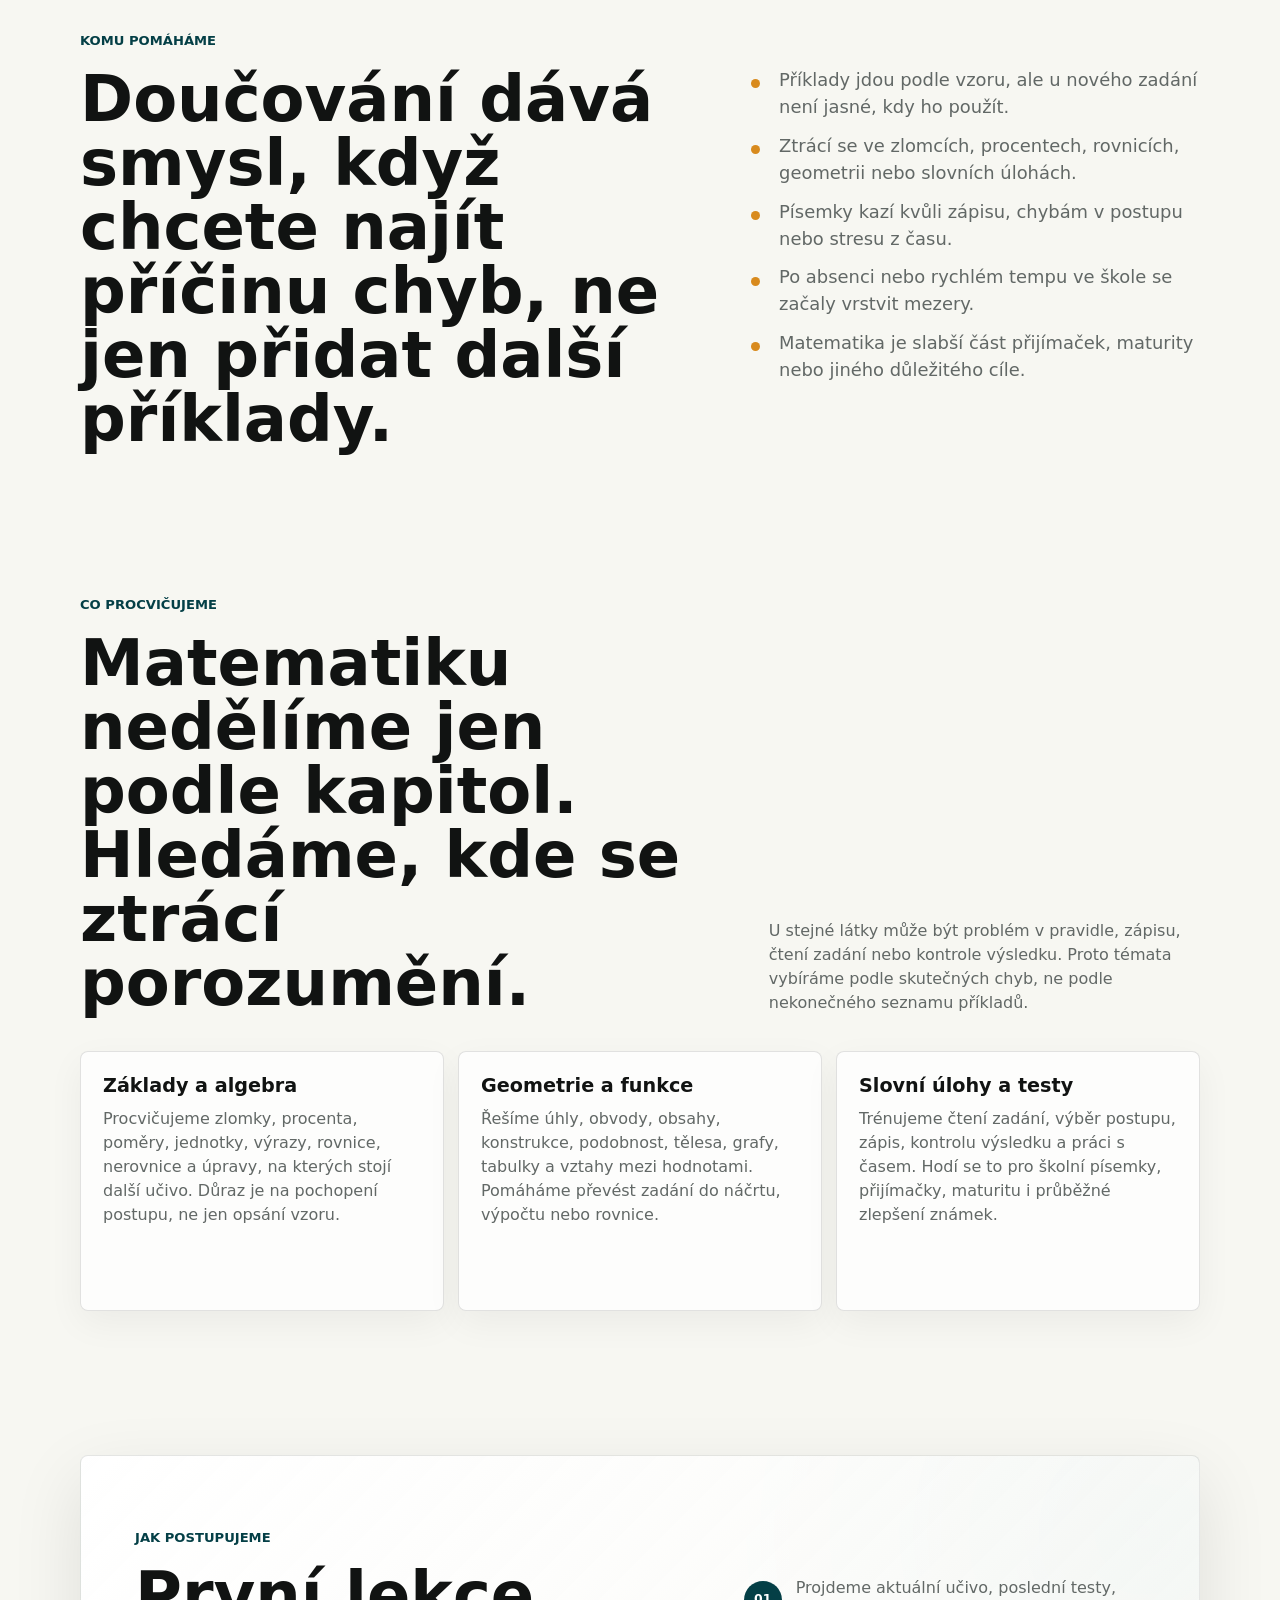
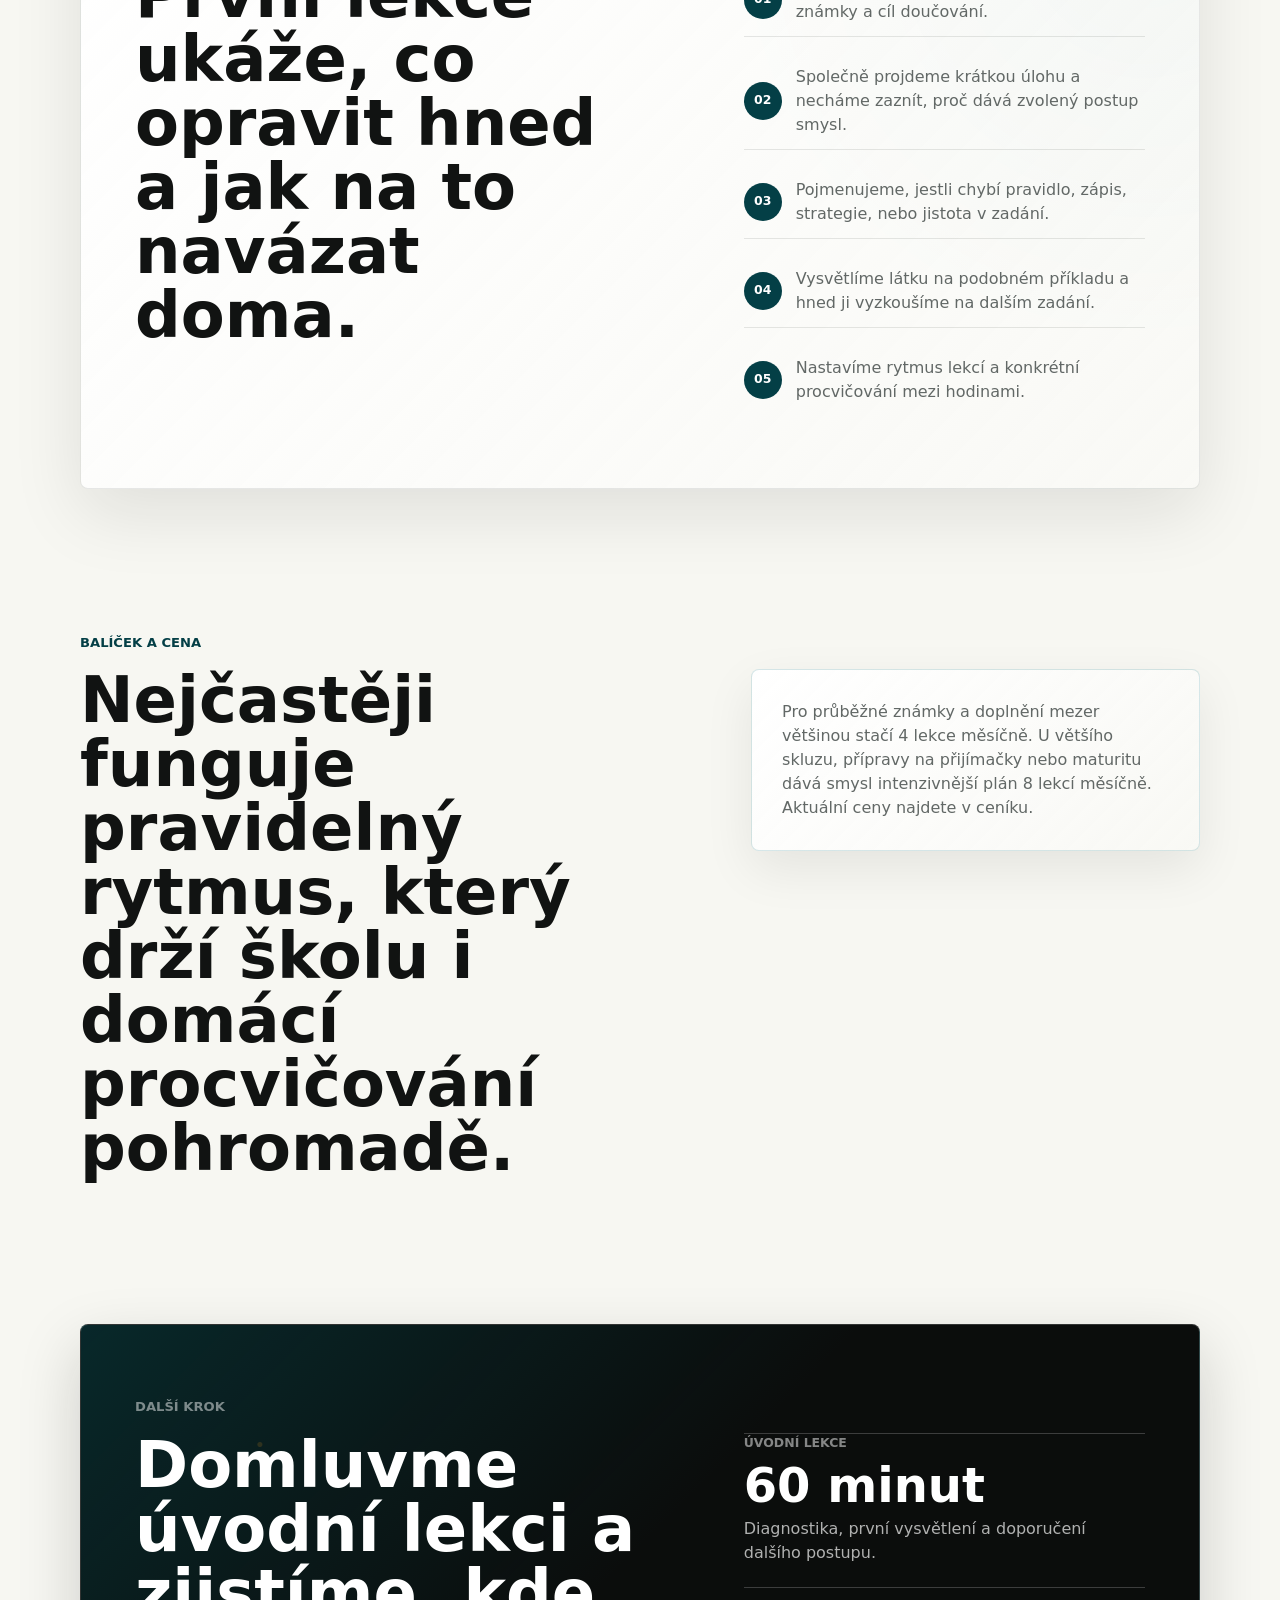
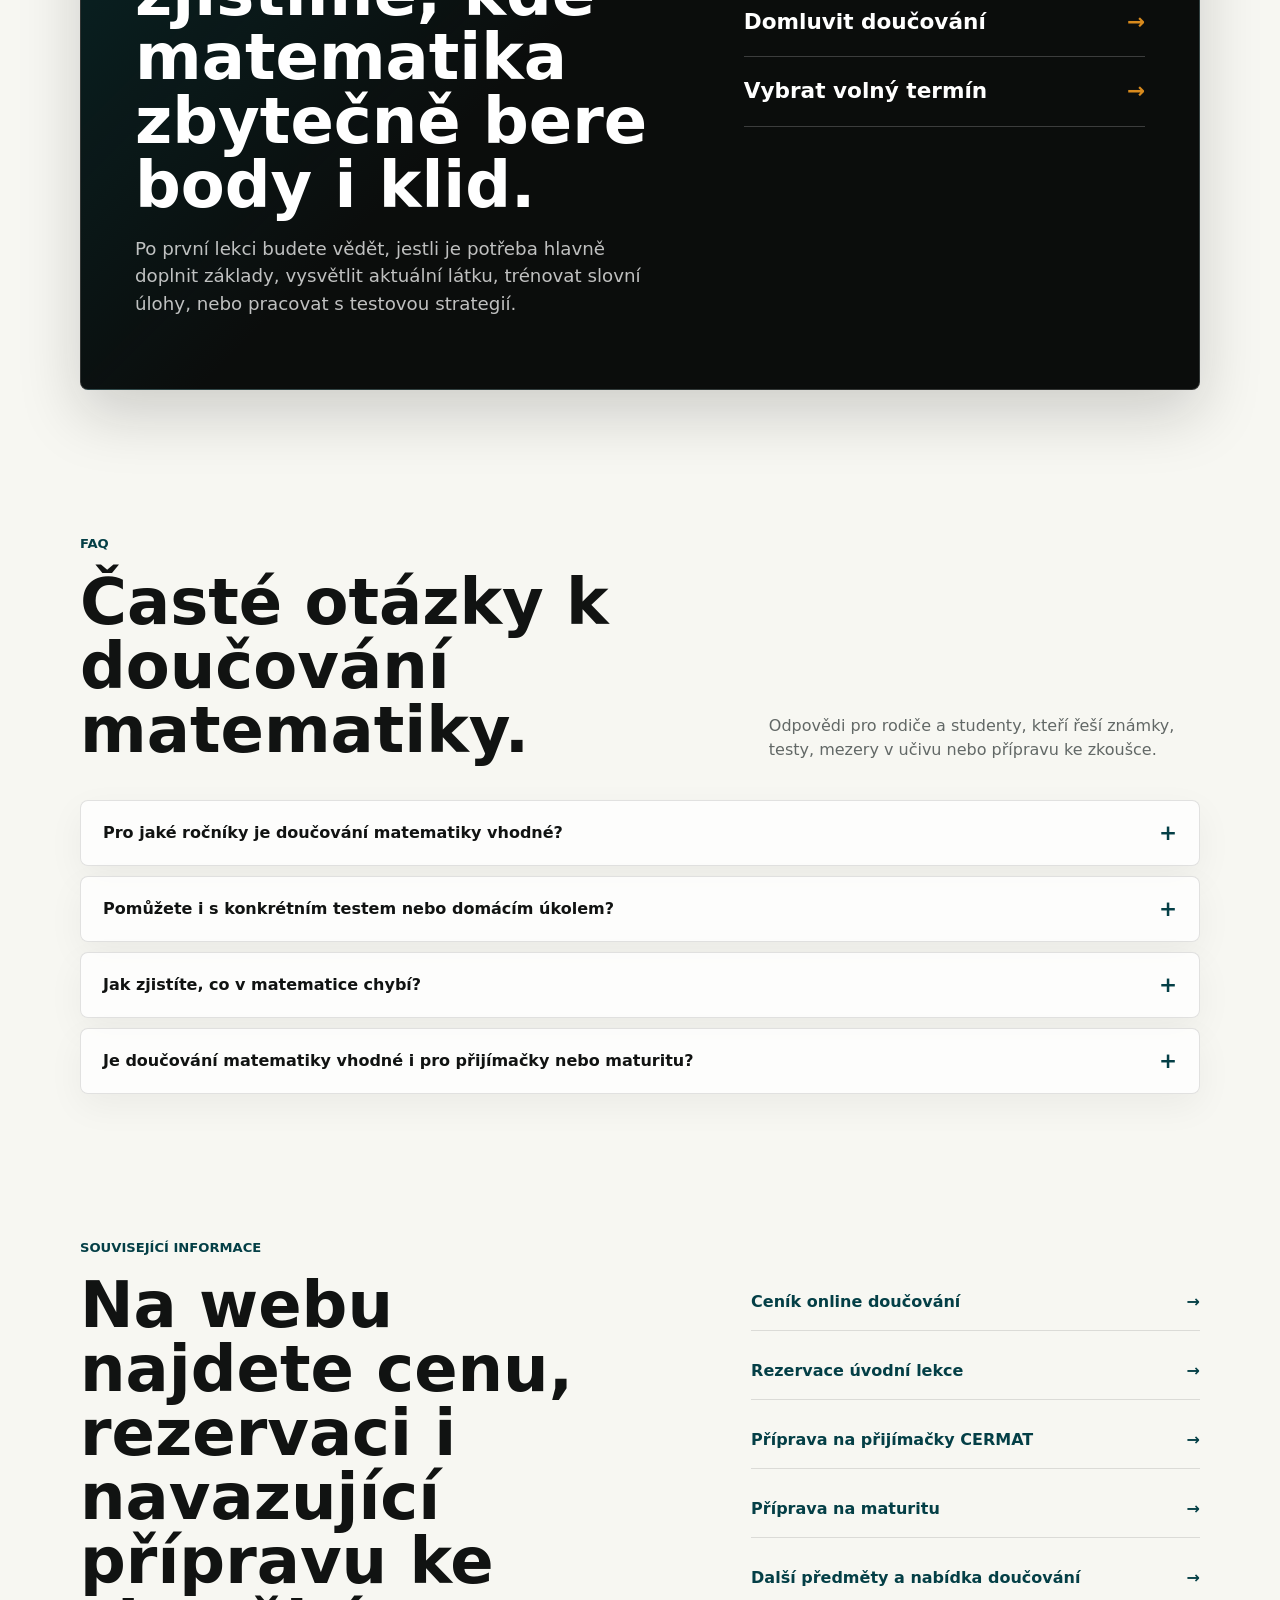
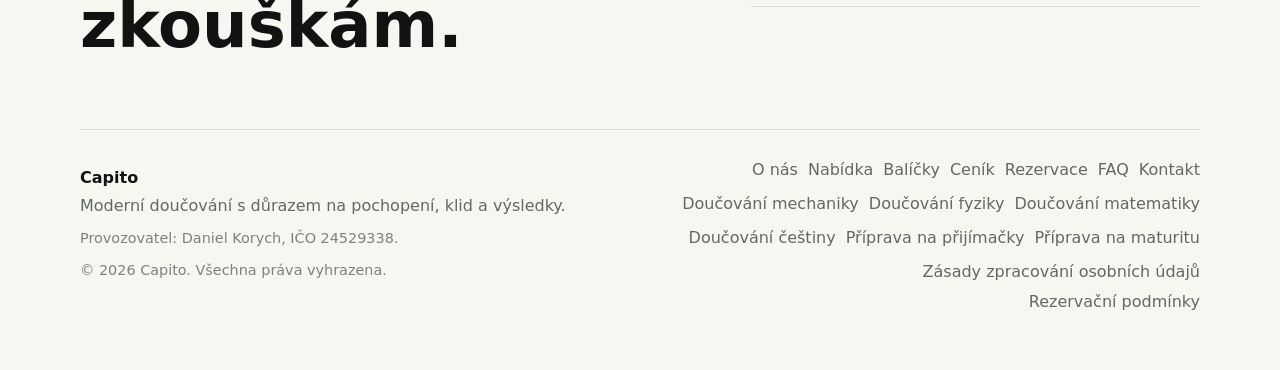
<file: doucovani-matematiky.html>
<!doctype html>
<html lang="cs">
  <head>
    <meta charset="utf-8" />
    <meta name="viewport" content="width=device-width, initial-scale=1" />
    <meta
      name="description"
      content="Online doučování matematiky pro základní a střední školy. Vysvětlení látky, doplnění mezer, příprava na testy, přijímačky i maturitu."
    />
    <meta name="robots" content="index,follow,max-image-preview:large" />
    <meta name="theme-color" content="#f7f7f2" />
    <meta name="author" content="Capito" />
    <link rel="canonical" href="https://www.doucovanicapito.cz/doucovani-matematiky.html" />
    <title>Doučování matematiky online pro ZŠ a SŠ | Capito</title>
    <link rel="icon" href="assets/favicon.svg?v=2" type="image/svg+xml" />
    <meta property="og:locale" content="cs_CZ" />
    <meta property="og:type" content="website" />
    <meta property="og:site_name" content="Doučování Capito" />
    <meta property="og:title" content="Doučování matematiky online pro ZŠ a SŠ | Capito" />
    <meta
      property="og:description"
      content="Matematika krok za krokem: zjistíme, kde se postup rozpadá, vysvětlíme látku a nastavíme smysluplné procvičování."
    />
    <meta property="og:url" content="https://www.doucovanicapito.cz/doucovani-matematiky.html" />
    <meta property="og:image" content="https://www.doucovanicapito.cz/assets/og-image.jpg" />
    <meta property="og:image:alt" content="Online doučování matematiky s Doučováním Capito" />
    <meta property="og:image:type" content="image/jpeg" />
    <meta property="og:image:width" content="1200" />
    <meta property="og:image:height" content="630" />
    <meta name="twitter:card" content="summary_large_image" />
    <meta name="twitter:title" content="Doučování matematiky online pro ZŠ a SŠ | Capito" />
    <meta
      name="twitter:description"
      content="Online doučování matematiky pro školu, testy, přijímačky i maturitu. Jasný postup, doplnění mezer a kontrola pokroku."
    />
    <meta name="twitter:image" content="https://www.doucovanicapito.cz/assets/og-image.jpg" />
    <meta name="twitter:image:alt" content="Online doučování matematiky s Doučováním Capito" />
    <link rel="stylesheet" href="styles.css" />
    <script type="application/ld+json">
      {
        "@context": "https://schema.org",
        "@graph": [
          {
            "@type": "WebSite",
            "@id": "https://www.doucovanicapito.cz/#website",
            "url": "https://www.doucovanicapito.cz/",
            "name": "Doučování Capito",
            "inLanguage": "cs-CZ",
            "publisher": { "@id": "https://www.doucovanicapito.cz/#organization" }
          },
          {
            "@type": ["Organization", "EducationalOrganization"],
            "@id": "https://www.doucovanicapito.cz/#organization",
            "name": "Doučování Capito",
            "url": "https://www.doucovanicapito.cz/",
            "logo": "https://www.doucovanicapito.cz/assets/favicon.svg",
            "telephone": "+420732619464",
            "email": "info@doucovanicapito.cz"
          },
          {
            "@type": "WebPage",
            "@id": "https://www.doucovanicapito.cz/doucovani-matematiky.html#webpage",
            "url": "https://www.doucovanicapito.cz/doucovani-matematiky.html",
            "name": "Doučování matematiky online pro ZŠ a SŠ",
            "description": "Online doučování matematiky pro základní a střední školy s vysvětlením látky, doplněním mezer a kontrolou pokroku.",
            "inLanguage": "cs-CZ",
            "isPartOf": { "@id": "https://www.doucovanicapito.cz/#website" },
            "about": { "@id": "https://www.doucovanicapito.cz/doucovani-matematiky.html#course" }
          },
          {
            "@type": "Course",
            "@id": "https://www.doucovanicapito.cz/doucovani-matematiky.html#course",
            "name": "Doučování matematiky online",
            "description": "Individuální online doučování matematiky pro ZŠ, SŠ, školní testy, přijímačky a maturitu.",
            "provider": { "@id": "https://www.doucovanicapito.cz/#organization" },
            "educationalLevel": ["ZŠ", "SŠ"],
            "teaches": ["matematika", "rovnice", "funkce", "geometrie", "slovní úlohy", "příprava na testy"]
          },
          {
            "@type": "FAQPage",
            "@id": "https://www.doucovanicapito.cz/doucovani-matematiky.html#faq",
            "mainEntity": [
              {
                "@type": "Question",
                "name": "Pro jaké ročníky je doučování matematiky vhodné?",
                "acceptedAnswer": {
                  "@type": "Answer",
                  "text": "Pomáháme na základní i střední škole. U mladších dětí často doplňujeme základy, zlomky, procenta, rovnice nebo geometrii. Na střední škole řešíme hlavně funkce, rovnice a nerovnice, analytickou geometrii, posloupnosti, slovní úlohy a přípravu na písemky nebo závěrečné zkoušky."
                }
              },
              {
                "@type": "Question",
                "name": "Pomůžete i s konkrétním testem nebo domácím úkolem?",
                "acceptedAnswer": {
                  "@type": "Answer",
                  "text": "Ano. Můžeme řešit aktuální školní látku, domácí úkol, přípravu na písemku i dlouhodobé mezery. Když jde jen o jeden test, lekci zaměříme prakticky. Pokud se stejná chyba opakuje, vrátíme se k základu, aby se nepočítalo jen podle vzoru, ale dával smysl celý postup."
                }
              },
              {
                "@type": "Question",
                "name": "Jak zjistíte, co v matematice chybí?",
                "acceptedAnswer": {
                  "@type": "Answer",
                  "text": "Na začátku se podíváme na aktuální učivo, poslední testy nebo konkrétní příklady, které dělají potíže. Necháme projít postup nahlas a podle toho poznáme, jestli problém vzniká v základním pravidle, zápisu, práci se zadáním, nebo v nejistotě pod časem."
                }
              },
              {
                "@type": "Question",
                "name": "Je doučování matematiky vhodné i pro přijímačky nebo maturitu?",
                "acceptedAnswer": {
                  "@type": "Answer",
                  "text": "Ano. Pokud je cílem přijímací zkouška nebo maturita, matematiku propojujeme s typovými úlohami, testovou strategií a plánem podle termínu zkoušky. Pro tyto situace máme samostatně rozepsané stránky Příprava na přijímačky a Příprava na maturitu."
                }
              }
            ]
          },
          {
            "@type": "BreadcrumbList",
            "@id": "https://www.doucovanicapito.cz/doucovani-matematiky.html#breadcrumbs",
            "itemListElement": [
              {
                "@type": "ListItem",
                "position": 1,
                "name": "Capito",
                "item": "https://www.doucovanicapito.cz/"
              },
              {
                "@type": "ListItem",
                "position": 2,
                "name": "Doučování matematiky",
                "item": "https://www.doucovanicapito.cz/doucovani-matematiky.html"
              }
            ]
          }
        ]
      }
    </script>
  </head>
  <body>
    <header class="site-header" data-header>
      <a class="brand" href="index.html#top" aria-label="Capito domů">
        <span class="brand-mark">C</span>
        <span>Capito</span>
      </a>

      <button class="menu-toggle" type="button" aria-expanded="false" aria-controls="site-nav" data-menu-toggle>
        <span class="sr-only">Menu</span>
        <span></span>
        <span></span>
      </button>

      <nav class="site-nav" id="site-nav" data-nav>
        <a href="#komu-pomahame">Pro koho</a>
        <a href="#co-resime">Co řešíme</a>
        <a href="#jak-probiha-lekce">Jak probíhá lekce</a>
        <a href="#cena">Cena</a>
        <a href="#faq">FAQ</a>
        <a href="#rezervace">Rezervace</a>
      </nav>
    </header>

    <main id="top" class="landing-page">
      <section class="section landing-hero" aria-labelledby="landing-title">
        <nav class="breadcrumb" aria-label="Drobečková navigace">
          <a href="index.html#top">Capito</a>
          <span>/</span>
          <span>Doučování matematiky</span>
        </nav>

        <div class="landing-hero-grid">
          <div>
            <div class="section-kicker">Matematika ZŠ a SŠ</div>
            <h1 id="landing-title">Matematika začne dávat smysl, když je jasné, proč postup funguje.</h1>
            <p class="landing-lead">
              Pomáháme s matematikou od základů po složitější středoškolská témata. Nejde jen o správný
              výsledek v jednom příkladu, ale o postup, který se dá zopakovat i v testu.
            </p>
            <div class="landing-actions">
              <a class="button primary" href="index.html#rezervace">Domluvit doučování</a>
              <a class="button secondary" href="https://app.acuityscheduling.com/schedule.php?owner=40146834">Vybrat termín</a>
            </div>
          </div>

          <aside class="hero-facts" aria-label="Rychlé shrnutí doučování matematiky">
            <div>
              <span>01</span>
              <strong>Najdeme, kde se postup v matematice rozpadá.</strong>
            </div>
            <div>
              <span>02</span>
              <strong>Vysvětlíme látku na konkrétních úlohách.</strong>
            </div>
            <div>
              <span>03</span>
              <strong>Nastavíme rytmus lekcí a domácí procvičování.</strong>
            </div>
          </aside>
        </div>
      </section>

      <section class="section landing-section landing-split" aria-labelledby="situation-title">
        <div>
          <div class="section-kicker">Typická situace</div>
          <h2 id="situation-title">Příklad při vysvětlení vypadá jasně, ale ve škole se postup najednou rozpadne.</h2>
        </div>
        <div class="landing-copy">
          <p>
            V matematice často nestačí ukázat jeden vzorový příklad. Při vysvětlení může být všechno
            jasné, ale u trochu jiného zadání už není zřejmé, jaký postup zvolit.
          </p>
          <p>
            Proto nezačínáme dlouhým výkladem. Nejdřív se podíváme na konkrétní příklad, kde se chyba
            opravdu stane, a podle toho rozhodneme, co vysvětlit, procvičit nebo zjednodušit.
          </p>
        </div>
      </section>

      <section id="komu-pomahame" class="section landing-section landing-split" aria-labelledby="helps-title">
        <div>
          <div class="section-kicker">Komu pomáháme</div>
          <h2 id="helps-title">Doučování dává smysl, když chcete najít příčinu chyb, ne jen přidat další příklady.</h2>
        </div>
        <ul class="landing-list">
          <li>Příklady jdou podle vzoru, ale u nového zadání není jasné, kdy ho použít.</li>
          <li>Ztrácí se ve zlomcích, procentech, rovnicích, geometrii nebo slovních úlohách.</li>
          <li>Písemky kazí kvůli zápisu, chybám v postupu nebo stresu z času.</li>
          <li>Po absenci nebo rychlém tempu ve škole se začaly vrstvit mezery.</li>
          <li>Matematika je slabší část přijímaček, maturity nebo jiného důležitého cíle.</li>
        </ul>
      </section>

      <section id="co-resime" class="section landing-section" aria-labelledby="topics-title">
        <div class="section-heading">
          <div>
            <div class="section-kicker">Co procvičujeme</div>
            <h2 id="topics-title">Matematiku nedělíme jen podle kapitol. Hledáme, kde se ztrácí porozumění.</h2>
          </div>
          <p>
            U stejné látky může být problém v pravidle, zápisu, čtení zadání nebo kontrole výsledku.
            Proto témata vybíráme podle skutečných chyb, ne podle nekonečného seznamu příkladů.
          </p>
        </div>

        <div class="landing-cards">
          <article class="landing-card">
            <h3>Základy a algebra</h3>
            <p>
              Procvičujeme zlomky, procenta, poměry, jednotky, výrazy, rovnice, nerovnice a úpravy,
              na kterých stojí další učivo. Důraz je na pochopení postupu, ne jen opsání vzoru.
            </p>
          </article>
          <article class="landing-card">
            <h3>Geometrie a funkce</h3>
            <p>
              Řešíme úhly, obvody, obsahy, konstrukce, podobnost, tělesa, grafy, tabulky a vztahy mezi
              hodnotami. Pomáháme převést zadání do náčrtu, výpočtu nebo rovnice.
            </p>
          </article>
          <article class="landing-card">
            <h3>Slovní úlohy a testy</h3>
            <p>
              Trénujeme čtení zadání, výběr postupu, zápis, kontrolu výsledku a práci s časem.
              Hodí se to pro školní písemky, přijímačky, maturitu i průběžné zlepšení známek.
            </p>
          </article>
        </div>
      </section>

      <section id="jak-probiha-lekce" class="section landing-section landing-split landing-process-feature" aria-labelledby="process-title">
        <div>
          <div class="section-kicker">Jak postupujeme</div>
          <h2 id="process-title">První lekce ukáže, co opravit hned a jak na to navázat doma.</h2>
        </div>
        <ol class="landing-steps">
          <li>Projdeme aktuální učivo, poslední testy, známky a cíl doučování.</li>
          <li>Společně projdeme krátkou úlohu a necháme zaznít, proč dává zvolený postup smysl.</li>
          <li>Pojmenujeme, jestli chybí pravidlo, zápis, strategie, nebo jistota v zadání.</li>
          <li>Vysvětlíme látku na podobném příkladu a hned ji vyzkoušíme na dalším zadání.</li>
          <li>Nastavíme rytmus lekcí a konkrétní procvičování mezi hodinami.</li>
        </ol>
      </section>

      <section id="cena" class="section landing-section landing-split" aria-labelledby="package-title">
        <div>
          <div class="section-kicker">Balíček a cena</div>
          <h2 id="package-title">Nejčastěji funguje pravidelný rytmus, který drží školu i domácí procvičování pohromadě.</h2>
        </div>
        <div class="landing-note">
          <p>
            Pro průběžné známky a doplnění mezer většinou stačí 4 lekce měsíčně. U většího skluzu,
            přípravy na přijímačky nebo maturitu dává smysl intenzivnější plán 8 lekcí měsíčně.
            Aktuální ceny najdete v <a href="index.html#cenik">ceníku</a>.
          </p>
        </div>
      </section>

      <section id="rezervace" class="landing-cta" aria-labelledby="cta-title">
        <div>
          <div class="section-kicker">Další krok</div>
          <h2 id="cta-title">Domluvme úvodní lekci a zjistíme, kde matematika zbytečně bere body i klid.</h2>
          <p>
            Po první lekci budete vědět, jestli je potřeba hlavně doplnit základy, vysvětlit aktuální látku,
            trénovat slovní úlohy, nebo pracovat s testovou strategií.
          </p>
        </div>
        <aside class="cta-choice" aria-label="Rezervace doučování matematiky">
          <div class="cta-choice-copy">
            <span>Úvodní lekce</span>
            <strong>60 minut</strong>
            <small>Diagnostika, první vysvětlení a doporučení dalšího postupu.</small>
          </div>
          <a class="cta-choice-link" href="index.html#rezervace">Domluvit doučování</a>
          <a class="cta-choice-link" href="https://app.acuityscheduling.com/schedule.php?owner=40146834">Vybrat volný termín</a>
        </aside>
      </section>

      <section class="section landing-section faq" id="faq" aria-labelledby="faq-title">
        <div class="section-heading">
          <div>
            <div class="section-kicker">FAQ</div>
            <h2 id="faq-title">Časté otázky k doučování matematiky.</h2>
          </div>
          <p>Odpovědi pro rodiče a studenty, kteří řeší známky, testy, mezery v učivu nebo přípravu ke zkoušce.</p>
        </div>

        <div class="faq-list">
          <details>
            <summary>Pro jaké ročníky je doučování matematiky vhodné?</summary>
            <p>
              Pomáháme na základní i střední škole. U mladších dětí často doplňujeme
              základy, zlomky, procenta, rovnice nebo geometrii. Na střední škole řešíme hlavně funkce,
              rovnice a nerovnice, analytickou geometrii, posloupnosti, slovní úlohy a přípravu na písemky
              nebo závěrečné zkoušky.
            </p>
          </details>
          <details>
            <summary>Pomůžete i s konkrétním testem nebo domácím úkolem?</summary>
            <p>
              Ano. Můžeme řešit aktuální školní látku, domácí úkol, přípravu na písemku i dlouhodobé mezery.
              Když jde jen o jeden test, lekci zaměříme prakticky. Pokud se stejná chyba opakuje, vrátíme se
              k základu, aby se nepočítalo jen podle vzoru, ale dával smysl celý postup.
            </p>
          </details>
          <details>
            <summary>Jak zjistíte, co v matematice chybí?</summary>
            <p>
              Na začátku se podíváme na aktuální učivo, poslední testy nebo konkrétní příklady, které dělají
              potíže. Necháme projít postup nahlas a podle toho poznáme, jestli problém vzniká v základním
              pravidle, zápisu, práci se zadáním, nebo v nejistotě pod časem.
            </p>
          </details>
          <details>
            <summary>Je doučování matematiky vhodné i pro přijímačky nebo maturitu?</summary>
            <p>
              Ano. Pokud je cílem přijímací zkouška nebo maturita, matematiku propojujeme s typovými úlohami,
              testovou strategií a plánem podle termínu zkoušky. Pro tyto situace máme samostatně rozepsané
              stránky <a href="priprava-na-prijimacky.html">Příprava na přijímačky</a> a
              <a href="priprava-na-maturitu.html">Příprava na maturitu.</a>
            </p>
          </details>
        </div>
      </section>

      <section class="section landing-section landing-split" aria-labelledby="related-title">
        <div>
          <div class="section-kicker">Související informace</div>
          <h2 id="related-title">Na webu najdete cenu, rezervaci i navazující přípravu ke zkouškám.</h2>
        </div>
        <nav class="related-links" aria-label="Související části webu">
          <a href="index.html#cenik">Ceník online doučování</a>
          <a href="index.html#rezervace">Rezervace úvodní lekce</a>
          <a href="priprava-na-prijimacky.html">Příprava na přijímačky CERMAT</a>
          <a href="priprava-na-maturitu.html">Příprava na maturitu</a>
          <a href="index.html#nabidka">Další předměty a nabídka doučování</a>
        </nav>
      </section>
    </main>

    <footer class="site-footer">
      <div>
        <strong>Capito</strong>
        <span>Moderní doučování s důrazem na pochopení, klid a výsledky.</span>
        <small class="footer-legal">Provozovatel: Daniel Korych, IČO 24529338.</small>
        <small class="footer-legal">© 2026 Capito. Všechna práva vyhrazena.</small>
      </div>
      <nav aria-label="Patička">
        <a href="o-nas.html">O nás</a>
        <a href="index.html#nabidka">Nabídka</a>
        <a href="index.html#balicky">Balíčky</a>
        <a href="index.html#cenik">Ceník</a>
        <a href="index.html#rezervace">Rezervace</a>
        <a href="index.html#faq">FAQ</a>
        <a href="index.html#kontakt">Kontakt</a>
        <span class="footer-service-links">
          <a href="doucovani-mechaniky.html">Doučování mechaniky</a>
          <a href="doucovani-fyziky.html">Doučování fyziky</a>
          <a href="doucovani-matematiky.html">Doučování matematiky</a>
          <a href="doucovani-cestiny.html">Doučování češtiny</a>
          <a href="priprava-na-prijimacky.html">Příprava na přijímačky</a>
          <a href="priprava-na-maturitu.html">Příprava na maturitu</a>
        </span>
        <span class="footer-legal-links">
          <a href="zasady-zpracovani-osobnich-udaju.html">Zásady zpracování osobních údajů</a>
          <a href="rezervacni-a-storno-podminky.html">Rezervační podmínky</a>
        </span>
      </nav>
    </footer>

    <script src="script.js" defer></script>
  </body>
</html>
</file>
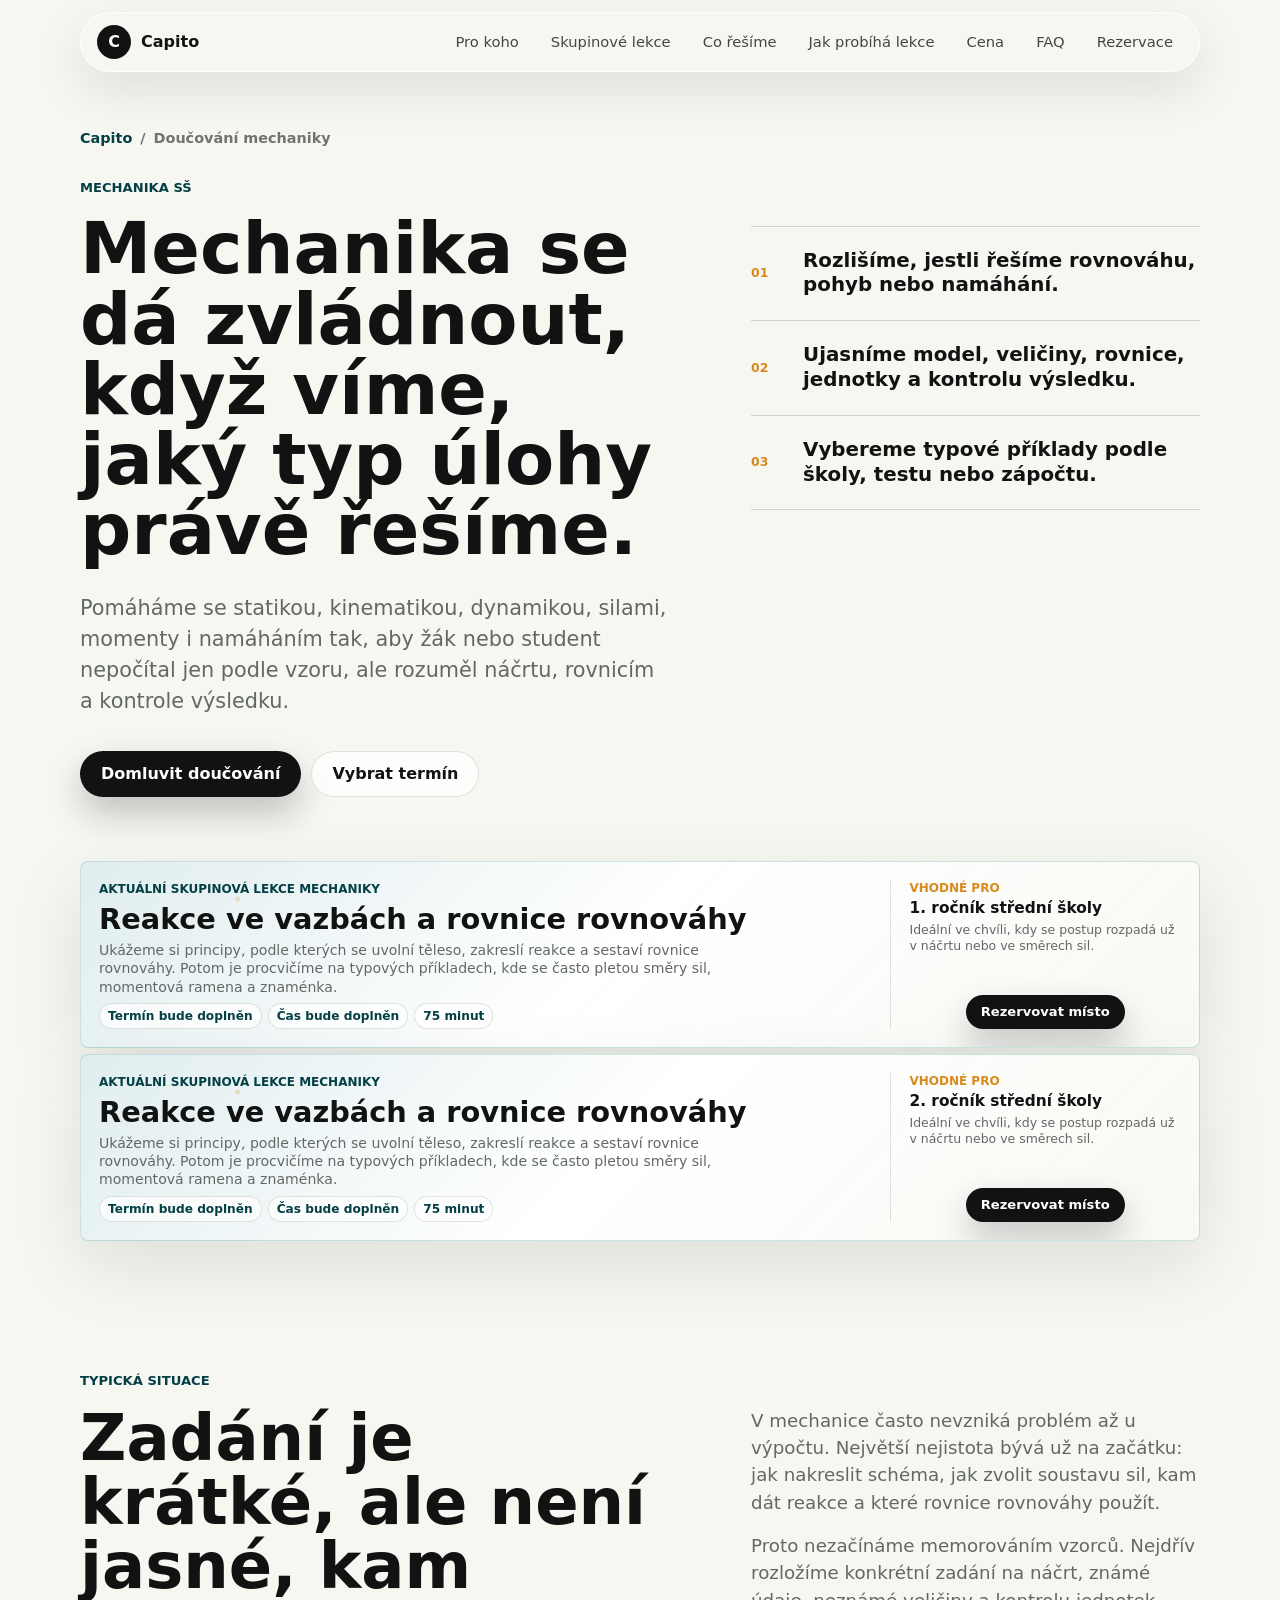
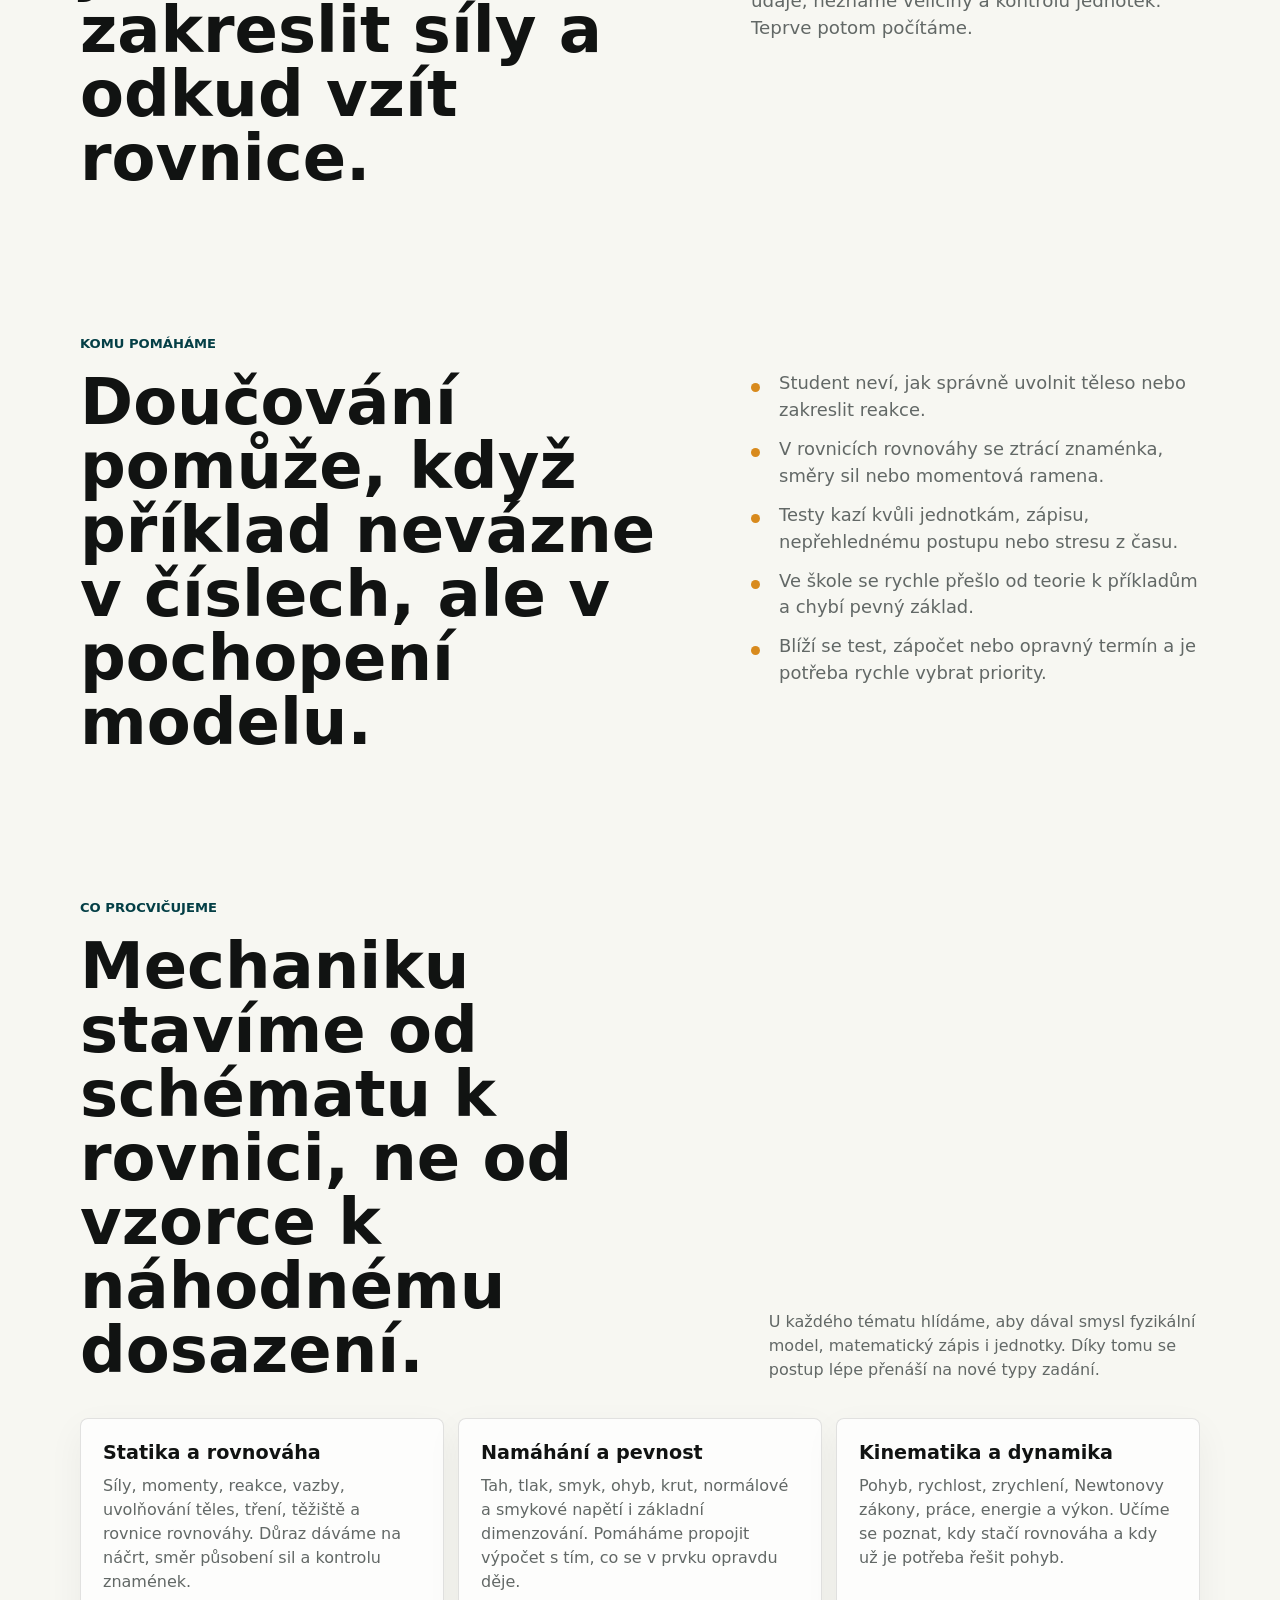
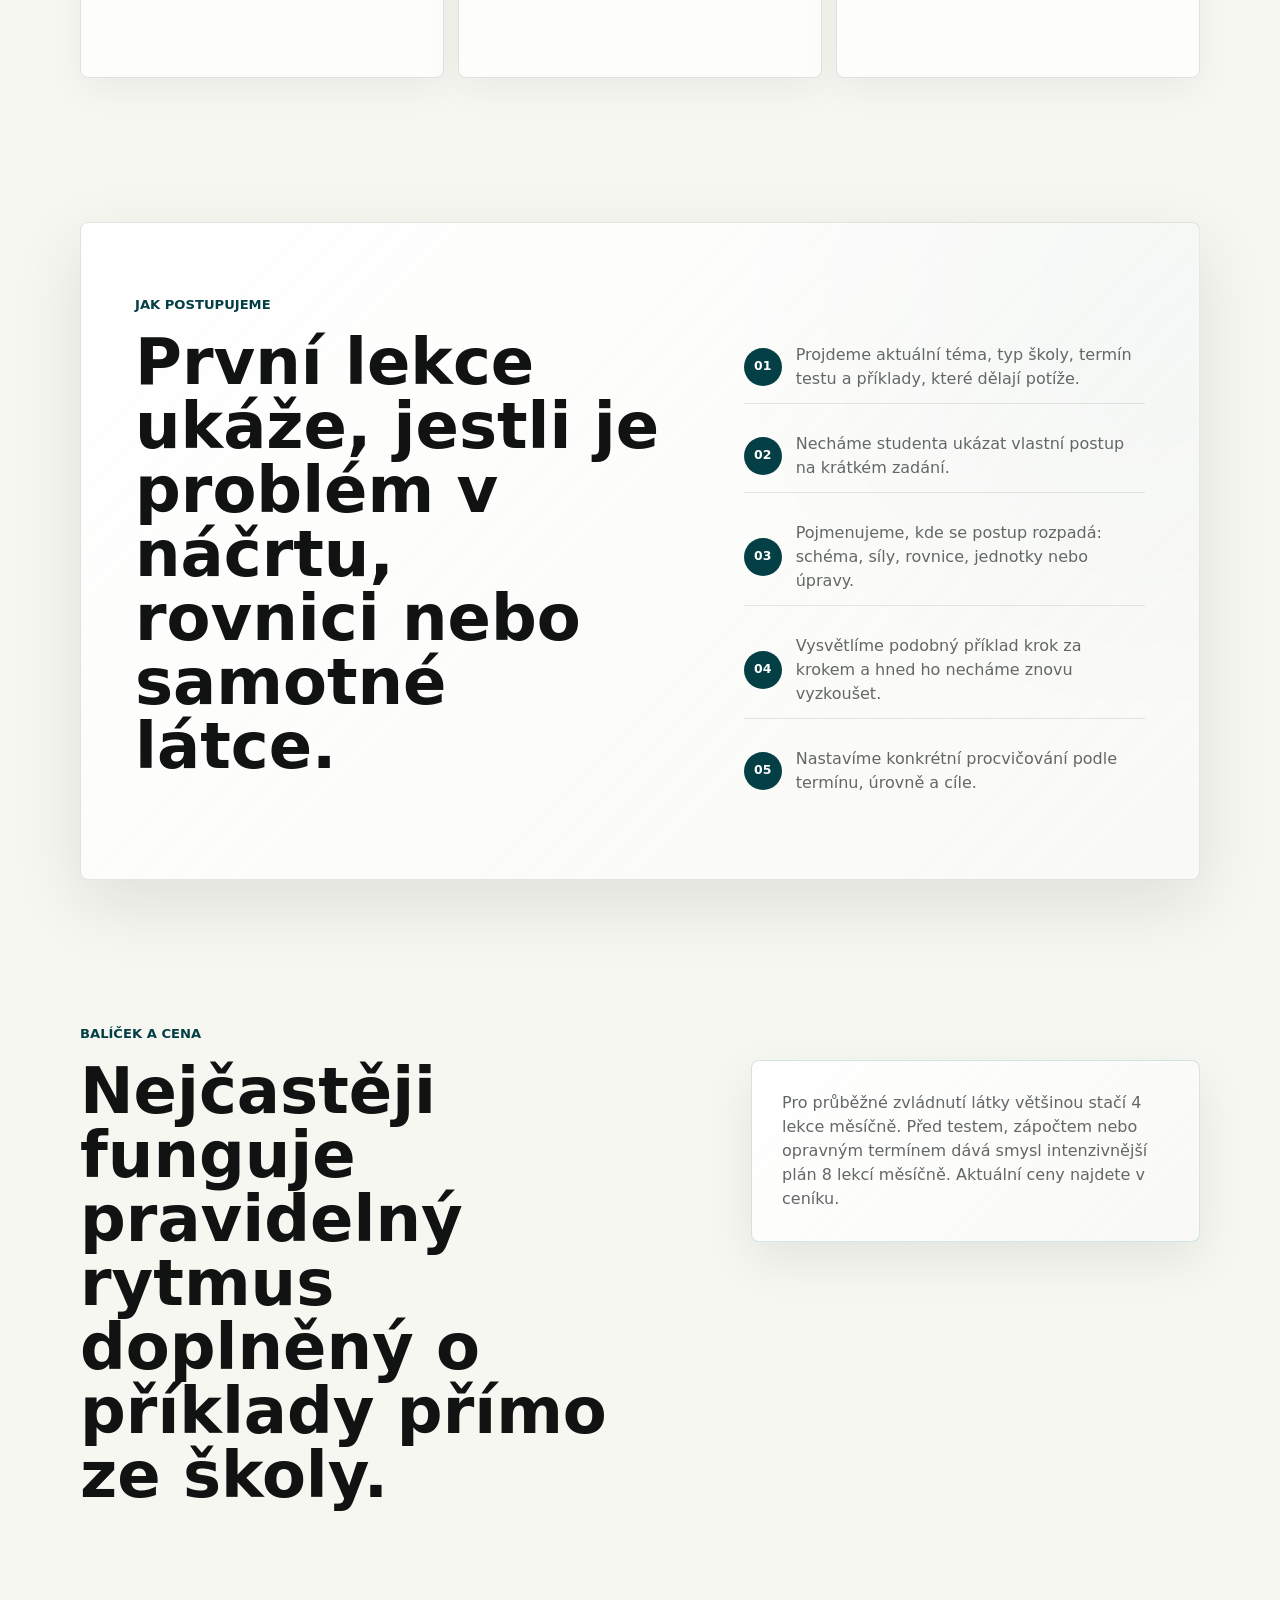
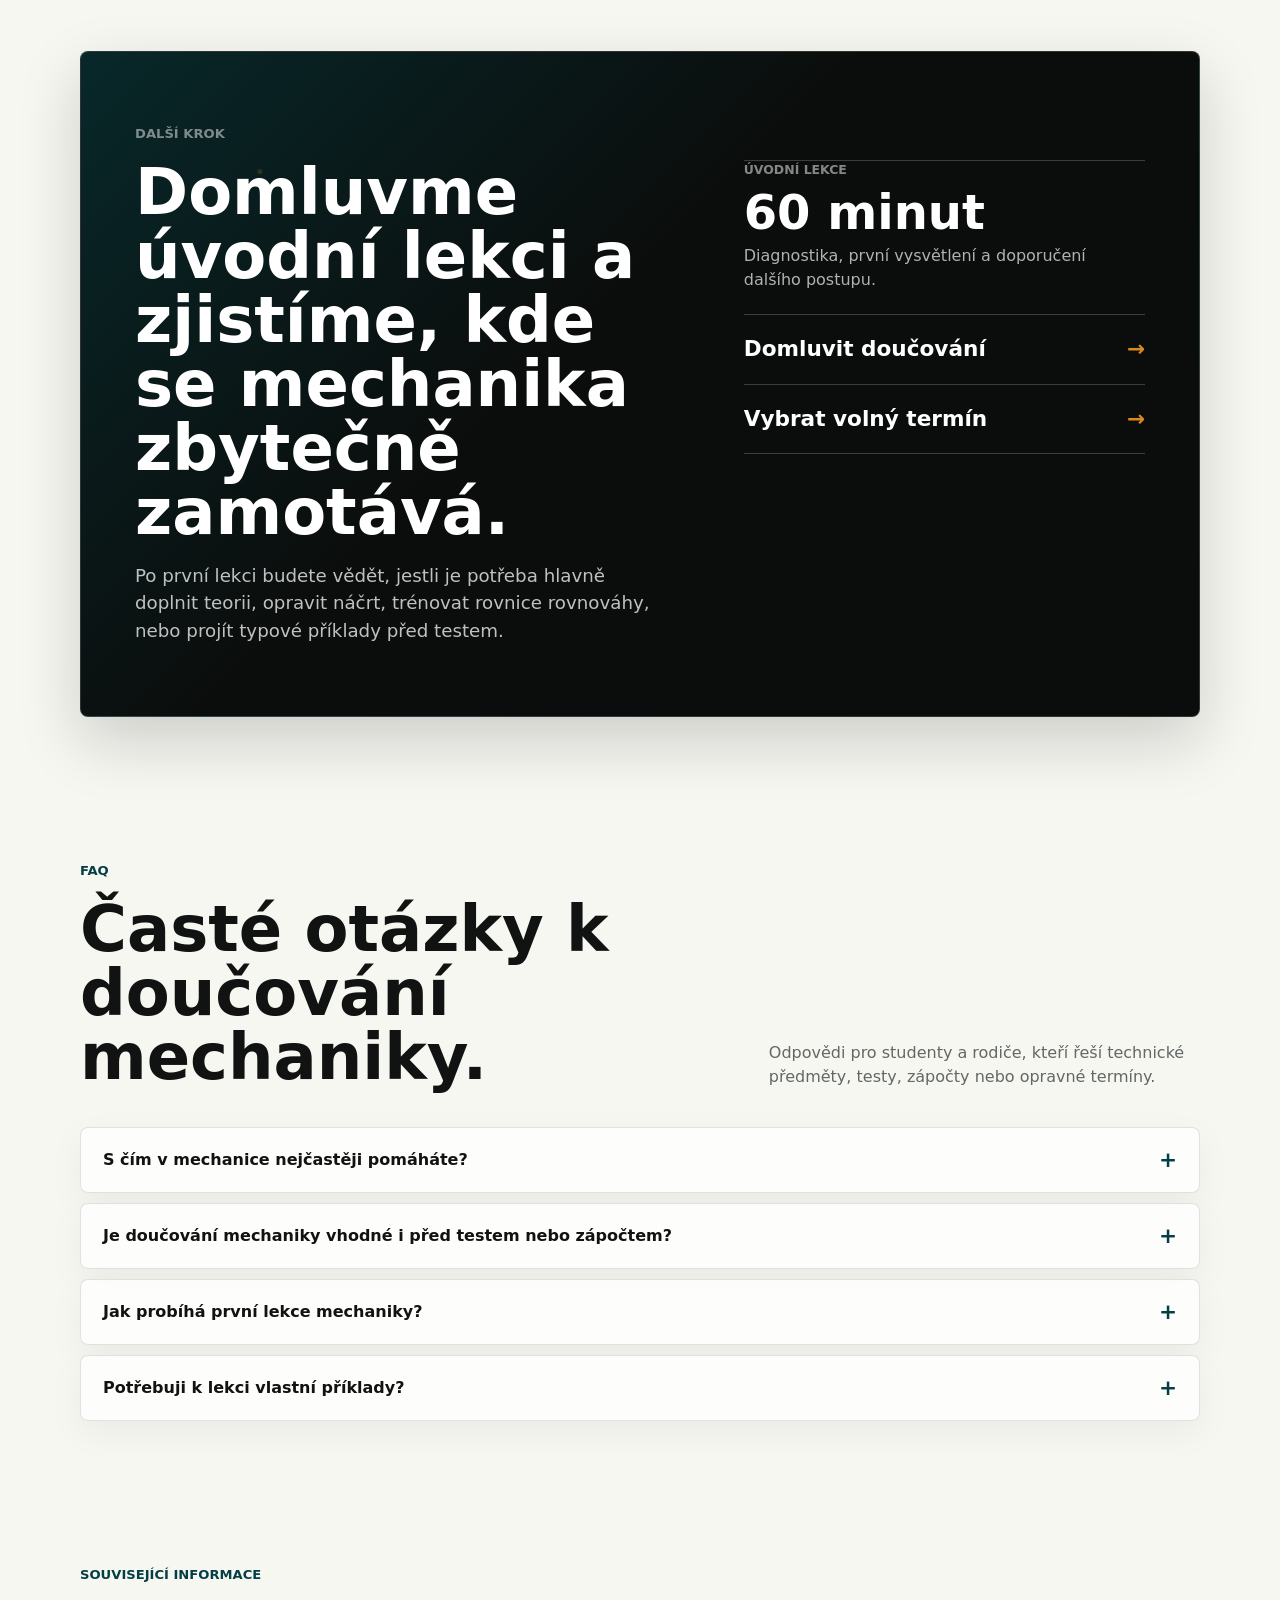
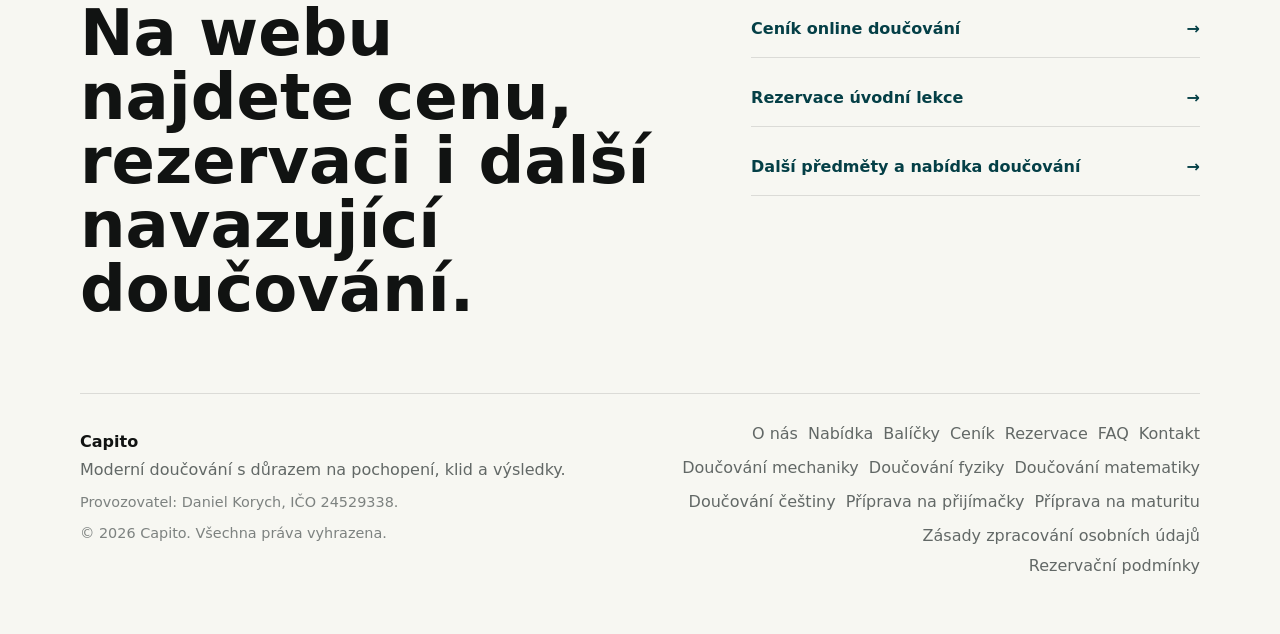
<file: doucovani-mechaniky.html>
<!doctype html>
<html lang="cs">
  <head>
    <meta charset="utf-8" />
    <meta name="viewport" content="width=device-width, initial-scale=1" />
    <meta
      name="description"
      content="Online doučování mechaniky pro střední školy. Síly, momenty, reakce, rovnováha, namáhání a příprava na testy krok za krokem."
    />
    <meta name="robots" content="index,follow,max-image-preview:large" />
    <meta name="theme-color" content="#f7f7f2" />
    <meta name="author" content="Capito" />
    <link rel="canonical" href="https://www.doucovanicapito.cz/doucovani-mechaniky.html" />
    <title>Doučování mechaniky online | Capito</title>
    <link rel="icon" href="assets/favicon.svg?v=2" type="image/svg+xml" />
    <meta property="og:locale" content="cs_CZ" />
    <meta property="og:type" content="website" />
    <meta property="og:site_name" content="Doučování Capito" />
    <meta property="og:title" content="Doučování mechaniky online | Capito" />
    <meta
      property="og:description"
      content="Mechanika srozumitelně: náčrt, síly, rovnice, jednotky a postup, který se dá použít i v testu."
    />
    <meta property="og:url" content="https://www.doucovanicapito.cz/doucovani-mechaniky.html" />
    <meta property="og:image" content="https://www.doucovanicapito.cz/assets/og-image.jpg" />
    <meta property="og:image:alt" content="Online doučování mechaniky s Doučováním Capito" />
    <meta property="og:image:type" content="image/jpeg" />
    <meta property="og:image:width" content="1200" />
    <meta property="og:image:height" content="630" />
    <meta name="twitter:card" content="summary_large_image" />
    <meta name="twitter:title" content="Doučování mechaniky online | Capito" />
    <meta
      name="twitter:description"
      content="Online doučování mechaniky pro testy, zápočty a průběžné zvládnutí látky. Jasný postup od náčrtu po kontrolu výsledku."
    />
    <meta name="twitter:image" content="https://www.doucovanicapito.cz/assets/og-image.jpg" />
    <meta name="twitter:image:alt" content="Online doučování mechaniky s Doučováním Capito" />
    <link rel="stylesheet" href="styles.css" />
    <script type="application/ld+json">
      {
        "@context": "https://schema.org",
        "@graph": [
          {
            "@type": "WebSite",
            "@id": "https://www.doucovanicapito.cz/#website",
            "url": "https://www.doucovanicapito.cz/",
            "name": "Doučování Capito",
            "inLanguage": "cs-CZ",
            "publisher": { "@id": "https://www.doucovanicapito.cz/#organization" }
          },
          {
            "@type": ["Organization", "EducationalOrganization"],
            "@id": "https://www.doucovanicapito.cz/#organization",
            "name": "Doučování Capito",
            "url": "https://www.doucovanicapito.cz/",
            "logo": "https://www.doucovanicapito.cz/assets/favicon.svg",
            "telephone": "+420732619464",
            "email": "info@doucovanicapito.cz"
          },
          {
            "@type": "WebPage",
            "@id": "https://www.doucovanicapito.cz/doucovani-mechaniky.html#webpage",
            "url": "https://www.doucovanicapito.cz/doucovani-mechaniky.html",
            "name": "Doučování mechaniky online",
            "description": "Online doučování mechaniky pro síly, momenty, reakce, rovnováhu, namáhání a přípravu na testy nebo zápočty.",
            "inLanguage": "cs-CZ",
            "isPartOf": { "@id": "https://www.doucovanicapito.cz/#website" },
            "about": { "@id": "https://www.doucovanicapito.cz/doucovani-mechaniky.html#course" }
          },
          {
            "@type": "Course",
            "@id": "https://www.doucovanicapito.cz/doucovani-mechaniky.html#course",
            "name": "Doučování mechaniky online",
            "description": "Individuální online doučování mechaniky pro střední školy, testy, zápočty a technické předměty.",
            "provider": { "@id": "https://www.doucovanicapito.cz/#organization" },
            "educationalLevel": "SŠ",
            "teaches": ["mechanika", "statika", "kinematika", "dynamika", "síly", "momenty", "rovnováha", "namáhání"]
          },
          {
            "@type": "FAQPage",
            "@id": "https://www.doucovanicapito.cz/doucovani-mechaniky.html#faq",
            "mainEntity": [
              {
                "@type": "Question",
                "name": "S čím v mechanice nejčastěji pomáháte?",
                "acceptedAnswer": {
                  "@type": "Answer",
                  "text": "Nejčastěji řešíme síly, momenty, reakce ve vazbách, rovnice rovnováhy, těžiště, tření, kinematiku, dynamiku a základní namáhání. Vždy začínáme konkrétním příkladem, aby bylo vidět, jestli problém vzniká v náčrtu, rovnici, jednotkách nebo v samotné látce."
                }
              },
              {
                "@type": "Question",
                "name": "Je doučování mechaniky vhodné i před testem nebo zápočtem?",
                "acceptedAnswer": {
                  "@type": "Answer",
                  "text": "Ano. Pokud je termín blízko, vybíráme typy příkladů podle největšího bodového dopadu. Cílem není projít všechno povrchně, ale rychle pojmenovat postupy, které se opakují, a natrénovat je na podobných zadáních."
                }
              },
              {
                "@type": "Question",
                "name": "Jak probíhá první lekce mechaniky?",
                "acceptedAnswer": {
                  "@type": "Answer",
                  "text": "Na první lekci projdeme aktuální učivo, zadání z hodin nebo minulý test a necháme studenta ukázat vlastní postup. Podle toho poznáme, jestli je potřeba vysvětlit teorii, opravit náčrt, sestavení rovnic nebo kontrolu výsledku."
                }
              },
              {
                "@type": "Question",
                "name": "Potřebuji k lekci vlastní příklady?",
                "acceptedAnswer": {
                  "@type": "Answer",
                  "text": "Vlastní příklady jsou výhoda, protože přesně ukážou styl školy nebo vyučujícího. Když je nemáte, připravíme vhodná zadání podle tématu a úrovně."
                }
              }
            ]
          },
          {
            "@type": "BreadcrumbList",
            "@id": "https://www.doucovanicapito.cz/doucovani-mechaniky.html#breadcrumbs",
            "itemListElement": [
              {
                "@type": "ListItem",
                "position": 1,
                "name": "Capito",
                "item": "https://www.doucovanicapito.cz/"
              },
              {
                "@type": "ListItem",
                "position": 2,
                "name": "Doučování mechaniky",
                "item": "https://www.doucovanicapito.cz/doucovani-mechaniky.html"
              }
            ]
          }
        ]
      }
    </script>
  </head>
  <body>
    <header class="site-header" data-header>
      <a class="brand" href="index.html#top" aria-label="Capito domů">
        <span class="brand-mark">C</span>
        <span>Capito</span>
      </a>

      <button class="menu-toggle" type="button" aria-expanded="false" aria-controls="site-nav" data-menu-toggle>
        <span class="sr-only">Menu</span>
        <span></span>
        <span></span>
      </button>

      <nav class="site-nav" id="site-nav" data-nav>
        <a href="#komu-pomahame">Pro koho</a>
        <a href="#skupinove-lekce">Skupinové lekce</a>
        <a href="#co-resime">Co řešíme</a>
        <a href="#jak-probiha-lekce">Jak probíhá lekce</a>
        <a href="#cena">Cena</a>
        <a href="#faq">FAQ</a>
        <a href="#rezervace">Rezervace</a>
      </nav>
    </header>

    <main id="top" class="landing-page">
      <section class="section landing-hero" aria-labelledby="landing-title">
        <nav class="breadcrumb" aria-label="Drobečková navigace">
          <a href="index.html#top">Capito</a>
          <span>/</span>
          <span>Doučování mechaniky</span>
        </nav>

        <div class="landing-hero-grid">
          <div>
            <div class="section-kicker">Mechanika SŠ</div>
            <h1 id="landing-title">Mechanika se dá zvládnout, když víme, jaký typ úlohy právě řešíme.</h1>
            <p class="landing-lead">
              Pomáháme se statikou, kinematikou, dynamikou, silami, momenty i namáháním tak, aby žák nebo
              student nepočítal jen podle vzoru, ale rozuměl náčrtu, rovnicím a kontrole výsledku.
            </p>
            <div class="landing-actions">
              <a class="button primary" href="index.html#rezervace">Domluvit doučování</a>
              <a class="button secondary" href="https://app.acuityscheduling.com/schedule.php?owner=40146834">Vybrat termín</a>
            </div>
          </div>

          <aside class="hero-facts" aria-label="Rychlé shrnutí doučování mechaniky">
            <div>
              <span>01</span>
              <strong>Rozlišíme, jestli řešíme rovnováhu, pohyb nebo namáhání.</strong>
            </div>
            <div>
              <span>02</span>
              <strong>Ujasníme model, veličiny, rovnice, jednotky a kontrolu výsledku.</strong>
            </div>
            <div>
              <span>03</span>
              <strong>Vybereme typové příklady podle školy, testu nebo zápočtu.</strong>
            </div>
          </aside>
        </div>
      </section>

      <section
        id="skupinove-lekce"
        class="section current-topic"
        aria-labelledby="current-topic-title"
        data-current-topic-banner
        data-current-topic-subject="mechanika"
        data-current-topic-subject-label="mechaniky"
        data-current-topic-sheet-id="1eco6kVjt2Y6d4w3Au-9GuEfEmixeKa4jzqf3H0UF0Wo"
        data-current-topic-sheet-gid="0"
      >
        <div class="current-topic-card" data-current-topic-card data-current-topic-order="1">
          <div class="current-topic-main">
            <div class="section-kicker" data-current-topic-label>Aktuální skupinová lekce mechaniky</div>
            <h2 id="current-topic-title" data-current-topic-title>Reakce ve vazbách a rovnice rovnováhy</h2>
            <p data-current-topic-description>
              Ukážeme si principy, podle kterých se uvolní těleso, zakreslí reakce a sestaví rovnice
              rovnováhy. Potom je procvičíme na typových příkladech, kde se často pletou směry sil,
              momentová ramena a znaménka.
            </p>
            <ul class="current-topic-meta" aria-label="Shrnutí skupinové lekce">
              <li data-current-topic-date>Termín bude doplněn</li>
              <li data-current-topic-time>Čas bude doplněn</li>
              <li data-current-topic-duration>75 minut</li>
            </ul>
          </div>

          <div class="current-topic-side">
            <div class="current-topic-note">
              <span>Vhodné pro</span>
              <strong data-current-topic-audience>1. ročník střední školy</strong>
              <small data-current-topic-note>Ideální ve chvíli, kdy se postup rozpadá už v náčrtu nebo ve směrech sil.</small>
            </div>
            <a
              class="button primary"
              href="https://app.acuityscheduling.com/schedule.php?owner=40146834&amp;appointmentType=97963303"
              aria-label="Rezervovat místo na skupinové lekci mechaniky pro 1. ročník střední školy"
              data-current-topic-booking
            >
              Rezervovat místo
            </a>
          </div>
        </div>

        <div class="current-topic-card" data-current-topic-card data-current-topic-order="2">
          <div class="current-topic-main">
            <div class="section-kicker" data-current-topic-label>Aktuální skupinová lekce mechaniky</div>
            <h2 id="current-topic-title-2" data-current-topic-title>Reakce ve vazbách a rovnice rovnováhy</h2>
            <p data-current-topic-description>
              Ukážeme si principy, podle kterých se uvolní těleso, zakreslí reakce a sestaví rovnice
              rovnováhy. Potom je procvičíme na typových příkladech, kde se často pletou směry sil,
              momentová ramena a znaménka.
            </p>
            <ul class="current-topic-meta" aria-label="Shrnutí skupinové lekce">
              <li data-current-topic-date>Termín bude doplněn</li>
              <li data-current-topic-time>Čas bude doplněn</li>
              <li data-current-topic-duration>75 minut</li>
            </ul>
          </div>

          <div class="current-topic-side">
            <div class="current-topic-note">
              <span>Vhodné pro</span>
              <strong data-current-topic-audience>2. ročník střední školy</strong>
              <small data-current-topic-note>Ideální ve chvíli, kdy se postup rozpadá už v náčrtu nebo ve směrech sil.</small>
            </div>
            <a
              class="button primary"
              href="https://app.acuityscheduling.com/schedule.php?owner=40146834&amp;appointmentType=97963342"
              aria-label="Rezervovat místo na skupinové lekci mechaniky pro 2. ročník střední školy"
              data-current-topic-booking
            >
              Rezervovat místo
            </a>
          </div>
        </div>
      </section>

      <section class="section landing-section landing-split" aria-labelledby="situation-title">
        <div>
          <div class="section-kicker">Typická situace</div>
          <h2 id="situation-title">Zadání je krátké, ale není jasné, kam zakreslit síly a odkud vzít rovnice.</h2>
        </div>
        <div class="landing-copy">
          <p>
            V mechanice často nevzniká problém až u výpočtu. Největší nejistota bývá už na začátku:
            jak nakreslit schéma, jak zvolit soustavu sil, kam dát reakce a které rovnice rovnováhy použít.
          </p>
          <p>
            Proto nezačínáme memorováním vzorců. Nejdřív rozložíme konkrétní zadání na náčrt, známé údaje,
            neznámé veličiny a kontrolu jednotek. Teprve potom počítáme.
          </p>
        </div>
      </section>

      <section id="komu-pomahame" class="section landing-section landing-split" aria-labelledby="helps-title">
        <div>
          <div class="section-kicker">Komu pomáháme</div>
          <h2 id="helps-title">Doučování pomůže, když příklad nevázne v číslech, ale v pochopení modelu.</h2>
        </div>
        <ul class="landing-list">
          <li>Student neví, jak správně uvolnit těleso nebo zakreslit reakce.</li>
          <li>V rovnicích rovnováhy se ztrácí znaménka, směry sil nebo momentová ramena.</li>
          <li>Testy kazí kvůli jednotkám, zápisu, nepřehlednému postupu nebo stresu z času.</li>
          <li>Ve škole se rychle přešlo od teorie k příkladům a chybí pevný základ.</li>
          <li>Blíží se test, zápočet nebo opravný termín a je potřeba rychle vybrat priority.</li>
        </ul>
      </section>

      <section id="co-resime" class="section landing-section" aria-labelledby="topics-title">
        <div class="section-heading">
          <div>
            <div class="section-kicker">Co procvičujeme</div>
            <h2 id="topics-title">Mechaniku stavíme od schématu k rovnici, ne od vzorce k náhodnému dosazení.</h2>
          </div>
          <p>
            U každého tématu hlídáme, aby dával smysl fyzikální model, matematický zápis i jednotky.
            Díky tomu se postup lépe přenáší na nové typy zadání.
          </p>
        </div>

        <div class="landing-cards">
          <article class="landing-card">
            <h3>Statika a rovnováha</h3>
            <p>
              Síly, momenty, reakce, vazby, uvolňování těles, tření, těžiště a rovnice rovnováhy.
              Důraz dáváme na náčrt, směr působení sil a kontrolu znamének.
            </p>
          </article>
          <article class="landing-card">
            <h3>Namáhání a pevnost</h3>
            <p>
              Tah, tlak, smyk, ohyb, krut, normálové a smykové napětí i základní dimenzování.
              Pomáháme propojit výpočet s tím, co se v prvku opravdu děje.
            </p>
          </article>
          <article class="landing-card">
            <h3>Kinematika a dynamika</h3>
            <p>
              Pohyb, rychlost, zrychlení, Newtonovy zákony, práce, energie a výkon. Učíme se poznat,
              kdy stačí rovnováha a kdy už je potřeba řešit pohyb.
            </p>
          </article>
        </div>
      </section>

      <section id="jak-probiha-lekce" class="section landing-section landing-split landing-process-feature" aria-labelledby="process-title">
        <div>
          <div class="section-kicker">Jak postupujeme</div>
          <h2 id="process-title">První lekce ukáže, jestli je problém v náčrtu, rovnici nebo samotné látce.</h2>
        </div>
        <ol class="landing-steps">
          <li>Projdeme aktuální téma, typ školy, termín testu a příklady, které dělají potíže.</li>
          <li>Necháme studenta ukázat vlastní postup na krátkém zadání.</li>
          <li>Pojmenujeme, kde se postup rozpadá: schéma, síly, rovnice, jednotky nebo úpravy.</li>
          <li>Vysvětlíme podobný příklad krok za krokem a hned ho necháme znovu vyzkoušet.</li>
          <li>Nastavíme konkrétní procvičování podle termínu, úrovně a cíle.</li>
        </ol>
      </section>

      <section id="cena" class="section landing-section landing-split" aria-labelledby="package-title">
        <div>
          <div class="section-kicker">Balíček a cena</div>
          <h2 id="package-title">Nejčastěji funguje pravidelný rytmus doplněný o příklady přímo ze školy.</h2>
        </div>
        <div class="landing-note">
          <p>
            Pro průběžné zvládnutí látky většinou stačí 4 lekce měsíčně. Před testem, zápočtem nebo
            opravným termínem dává smysl intenzivnější plán 8 lekcí měsíčně. Aktuální ceny najdete
            v <a href="index.html#cenik">ceníku</a>.
          </p>
        </div>
      </section>

      <section id="rezervace" class="landing-cta" aria-labelledby="cta-title">
        <div>
          <div class="section-kicker">Další krok</div>
          <h2 id="cta-title">Domluvme úvodní lekci a zjistíme, kde se mechanika zbytečně zamotává.</h2>
          <p>
            Po první lekci budete vědět, jestli je potřeba hlavně doplnit teorii, opravit náčrt,
            trénovat rovnice rovnováhy, nebo projít typové příklady před testem.
          </p>
        </div>
        <aside class="cta-choice" aria-label="Rezervace doučování mechaniky">
          <div class="cta-choice-copy">
            <span>Úvodní lekce</span>
            <strong>60 minut</strong>
            <small>Diagnostika, první vysvětlení a doporučení dalšího postupu.</small>
          </div>
          <a class="cta-choice-link" href="index.html#rezervace">Domluvit doučování</a>
          <a class="cta-choice-link" href="https://app.acuityscheduling.com/schedule.php?owner=40146834">Vybrat volný termín</a>
        </aside>
      </section>

      <section class="section landing-section faq" id="faq" aria-labelledby="faq-title">
        <div class="section-heading">
          <div>
            <div class="section-kicker">FAQ</div>
            <h2 id="faq-title">Časté otázky k doučování mechaniky.</h2>
          </div>
          <p>Odpovědi pro studenty a rodiče, kteří řeší technické předměty, testy, zápočty nebo opravné termíny.</p>
        </div>

        <div class="faq-list">
          <details>
            <summary>S čím v mechanice nejčastěji pomáháte?</summary>
            <p>
              Nejčastěji řešíme síly, momenty, reakce ve vazbách, rovnice rovnováhy, těžiště, tření,
              kinematiku, dynamiku a základní namáhání. Vždy začínáme konkrétním příkladem, aby bylo vidět,
              jestli problém vzniká v náčrtu, rovnici, jednotkách nebo v samotné látce.
            </p>
          </details>
          <details>
            <summary>Je doučování mechaniky vhodné i před testem nebo zápočtem?</summary>
            <p>
              Ano. Pokud je termín blízko, vybíráme typy příkladů podle největšího bodového dopadu.
              Cílem není projít všechno povrchně, ale rychle pojmenovat postupy, které se opakují,
              a natrénovat je na podobných zadáních.
            </p>
          </details>
          <details>
            <summary>Jak probíhá první lekce mechaniky?</summary>
            <p>
              Na první lekci projdeme aktuální učivo, zadání z hodin nebo minulý test a necháme studenta
              ukázat vlastní postup. Podle toho poznáme, jestli je potřeba vysvětlit teorii, opravit náčrt,
              sestavení rovnic nebo kontrolu výsledku.
            </p>
          </details>
          <details>
            <summary>Potřebuji k lekci vlastní příklady?</summary>
            <p>
              Vlastní příklady jsou výhoda, protože přesně ukážou styl školy nebo vyučujícího. Když je
              nemáte, připravíme vhodná zadání podle tématu a úrovně.
            </p>
          </details>
        </div>
      </section>

      <section class="section landing-section landing-split" aria-labelledby="related-title">
        <div>
          <div class="section-kicker">Související informace</div>
          <h2 id="related-title">Na webu najdete cenu, rezervaci i další navazující doučování.</h2>
        </div>
        <nav class="related-links" aria-label="Související části webu">
          <a href="index.html#cenik">Ceník online doučování</a>
          <a href="index.html#rezervace">Rezervace úvodní lekce</a>
          <a href="index.html#nabidka">Další předměty a nabídka doučování</a>
        </nav>
      </section>
    </main>

    <footer class="site-footer">
      <div>
        <strong>Capito</strong>
        <span>Moderní doučování s důrazem na pochopení, klid a výsledky.</span>
        <small class="footer-legal">Provozovatel: Daniel Korych, IČO 24529338.</small>
        <small class="footer-legal">© 2026 Capito. Všechna práva vyhrazena.</small>
      </div>
      <nav aria-label="Patička">
        <a href="o-nas.html">O nás</a>
        <a href="index.html#nabidka">Nabídka</a>
        <a href="index.html#balicky">Balíčky</a>
        <a href="index.html#cenik">Ceník</a>
        <a href="index.html#rezervace">Rezervace</a>
        <a href="index.html#faq">FAQ</a>
        <a href="index.html#kontakt">Kontakt</a>
        <span class="footer-service-links">
          <a href="doucovani-mechaniky.html">Doučování mechaniky</a>
          <a href="doucovani-fyziky.html">Doučování fyziky</a>
          <a href="doucovani-matematiky.html">Doučování matematiky</a>
          <a href="doucovani-cestiny.html">Doučování češtiny</a>
          <a href="priprava-na-prijimacky.html">Příprava na přijímačky</a>
          <a href="priprava-na-maturitu.html">Příprava na maturitu</a>
        </span>
        <span class="footer-legal-links">
          <a href="zasady-zpracovani-osobnich-udaju.html">Zásady zpracování osobních údajů</a>
          <a href="rezervacni-a-storno-podminky.html">Rezervační podmínky</a>
        </span>
      </nav>
    </footer>

    <script src="script.js" defer></script>
  </body>
</html>
</file>
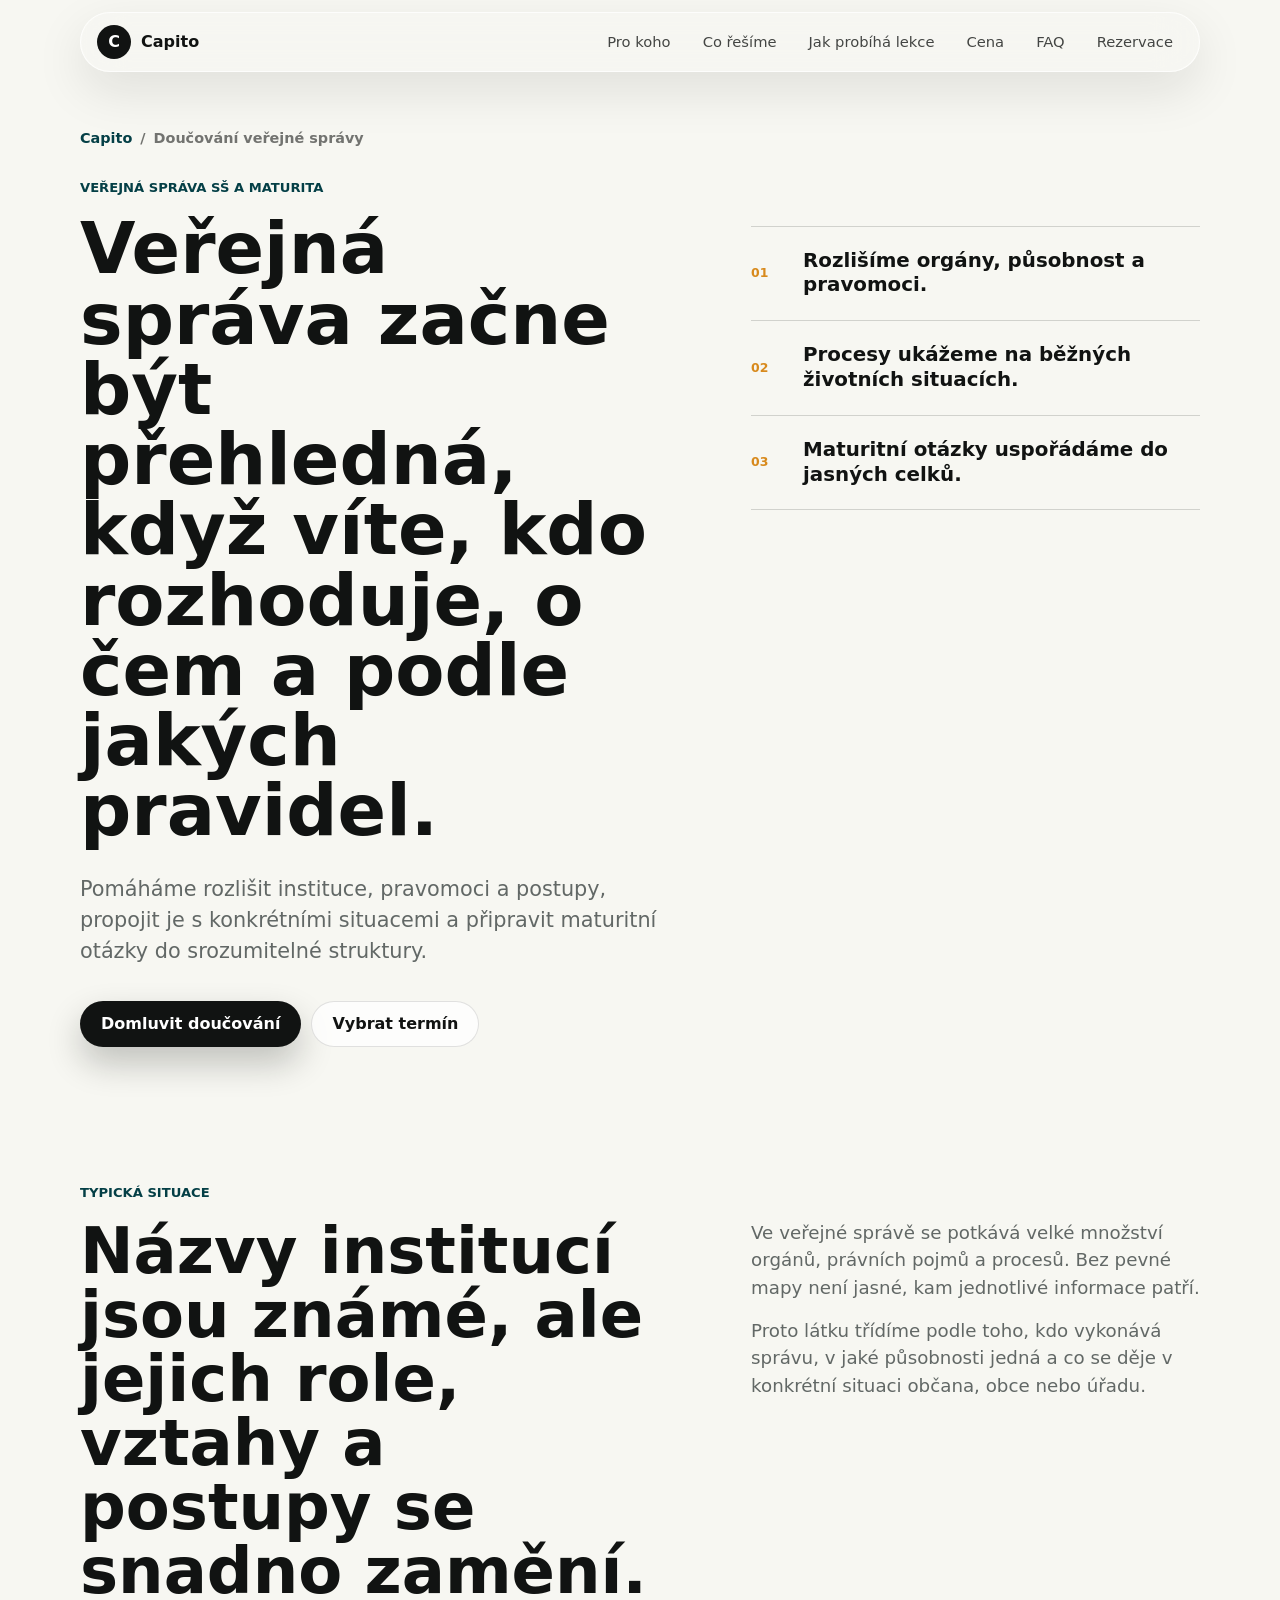
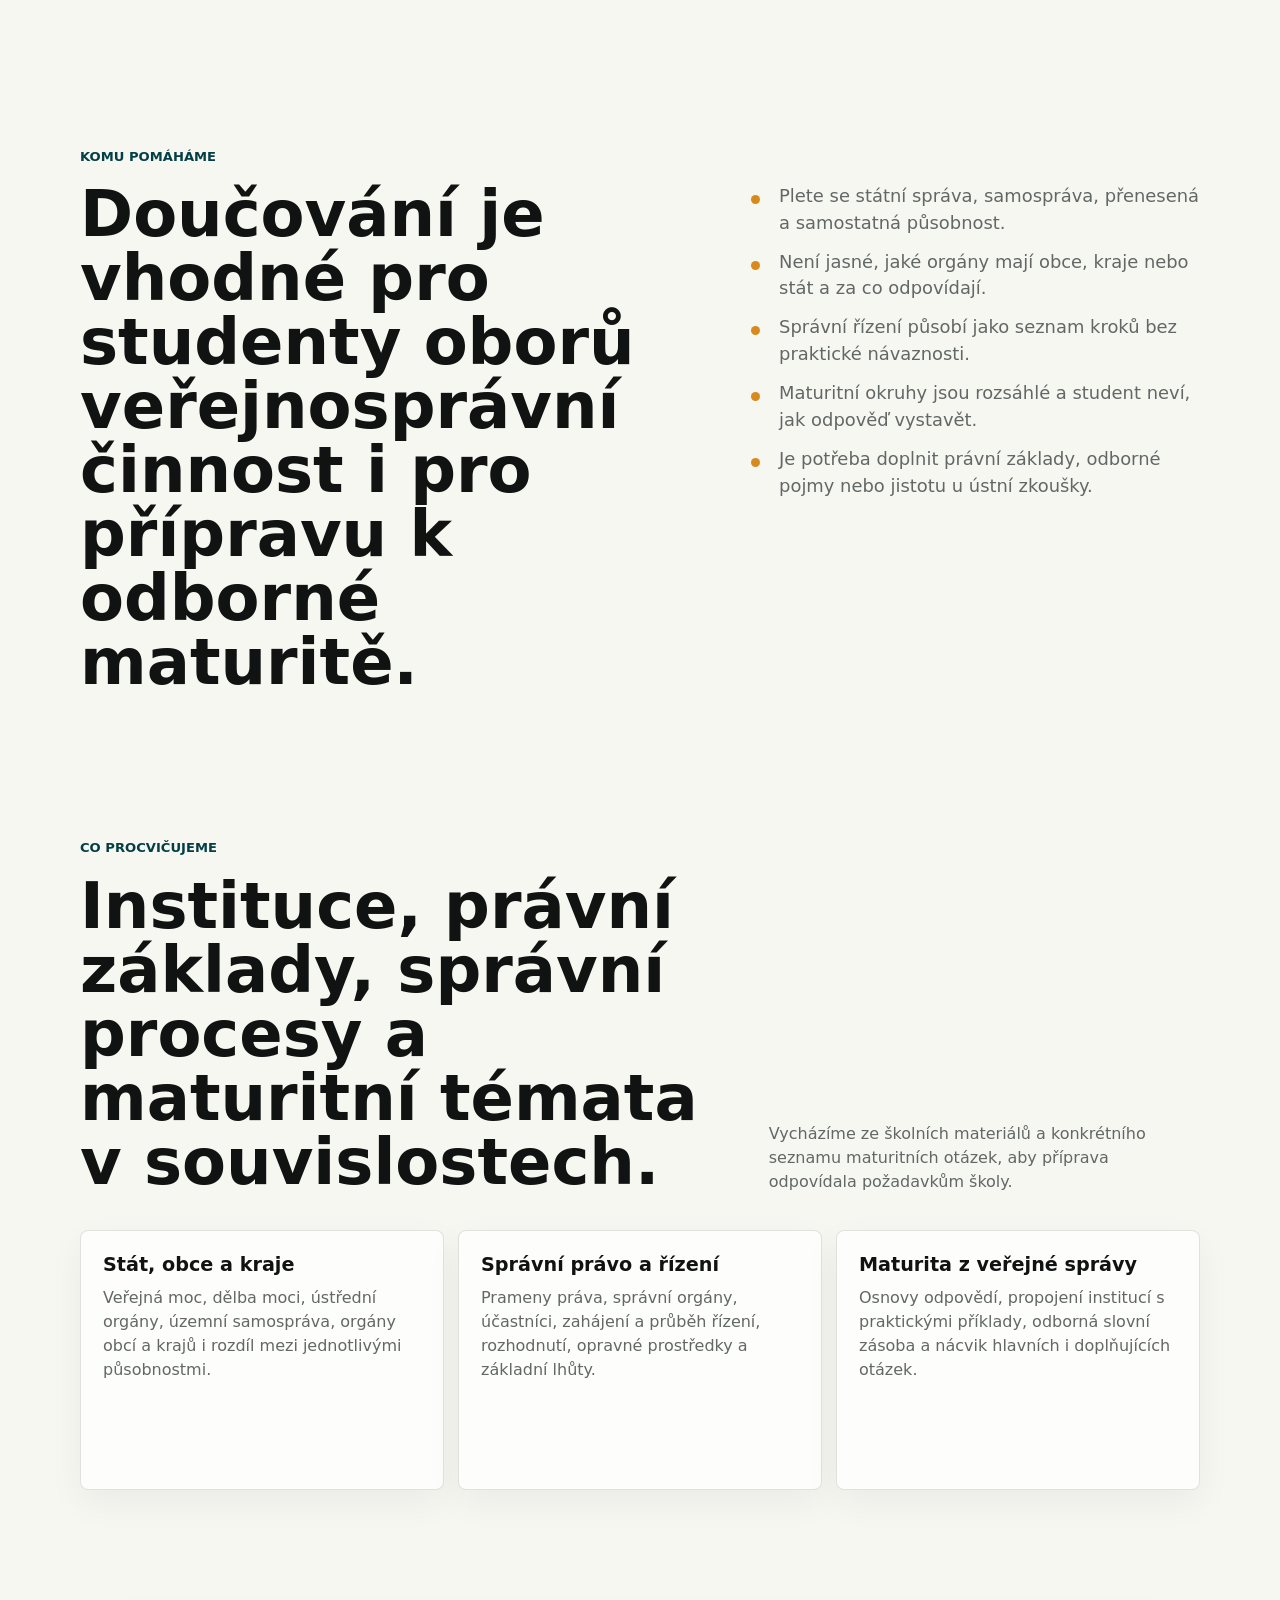
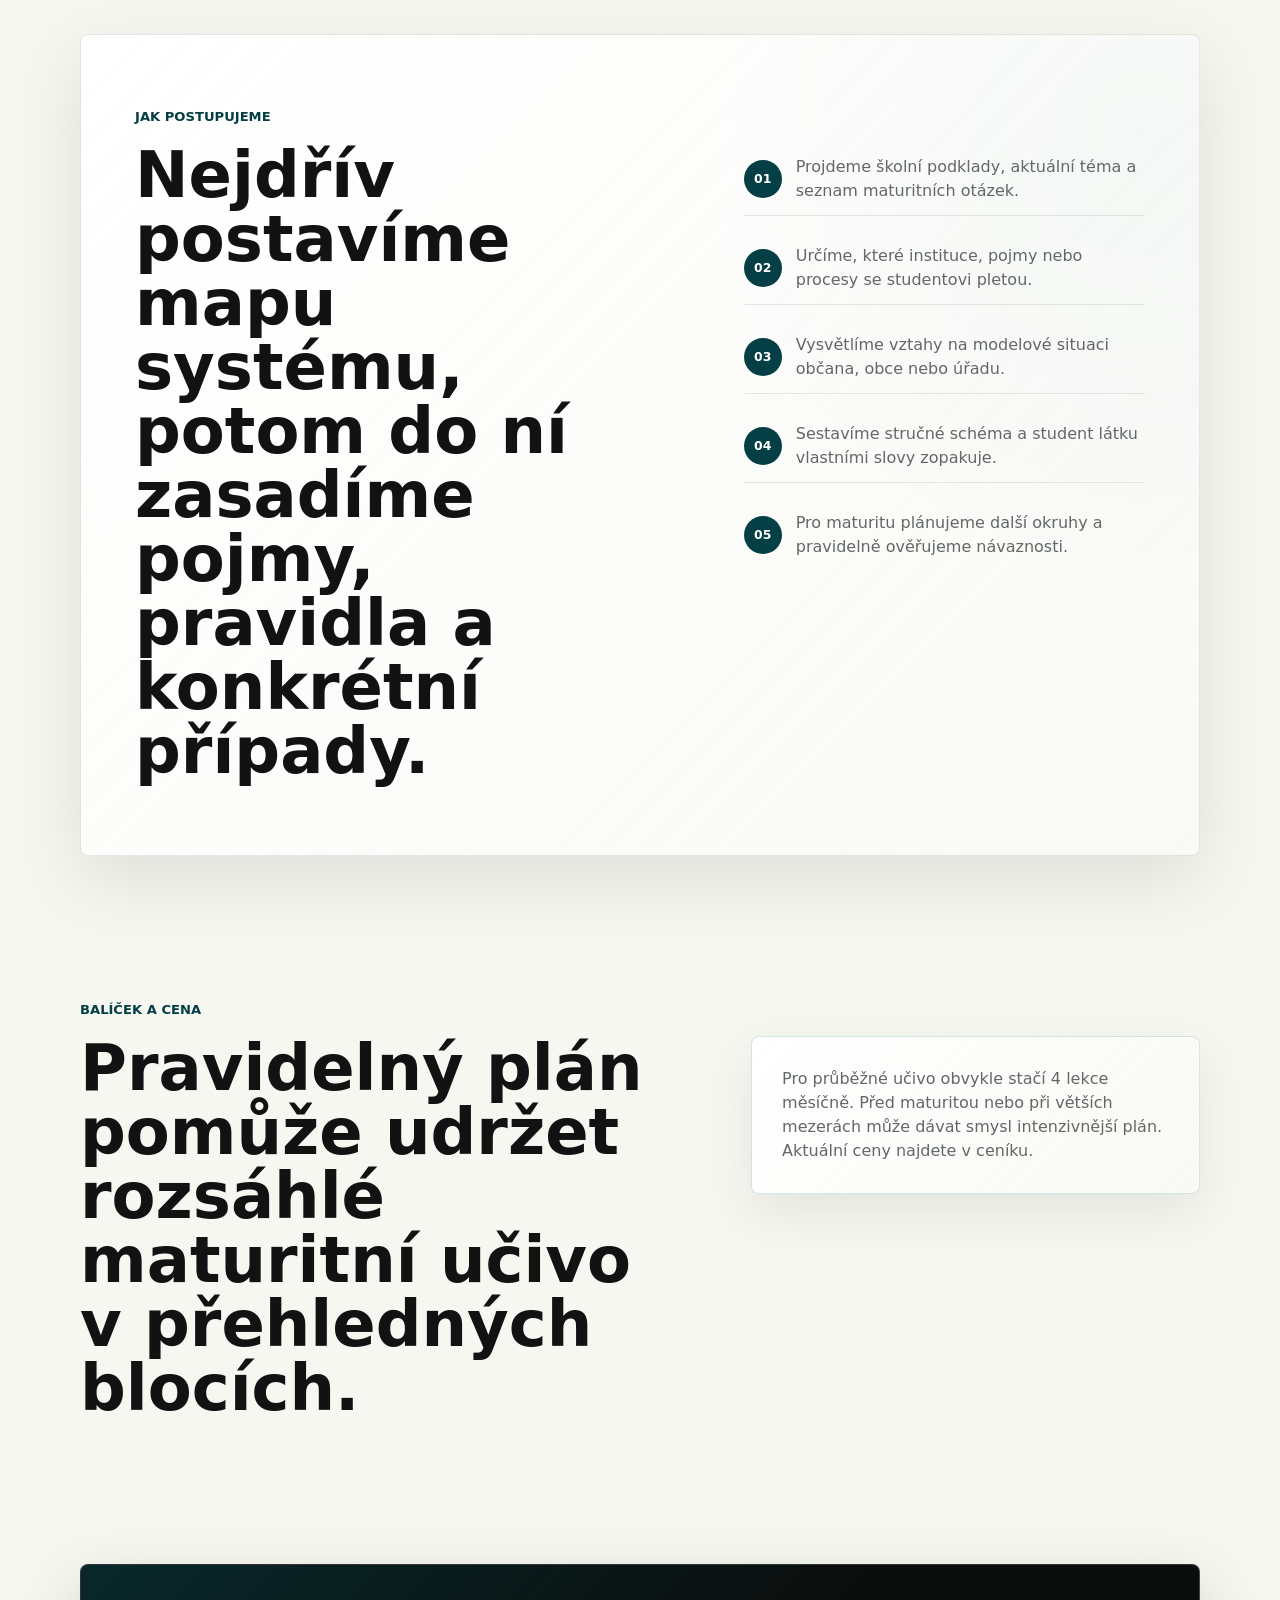
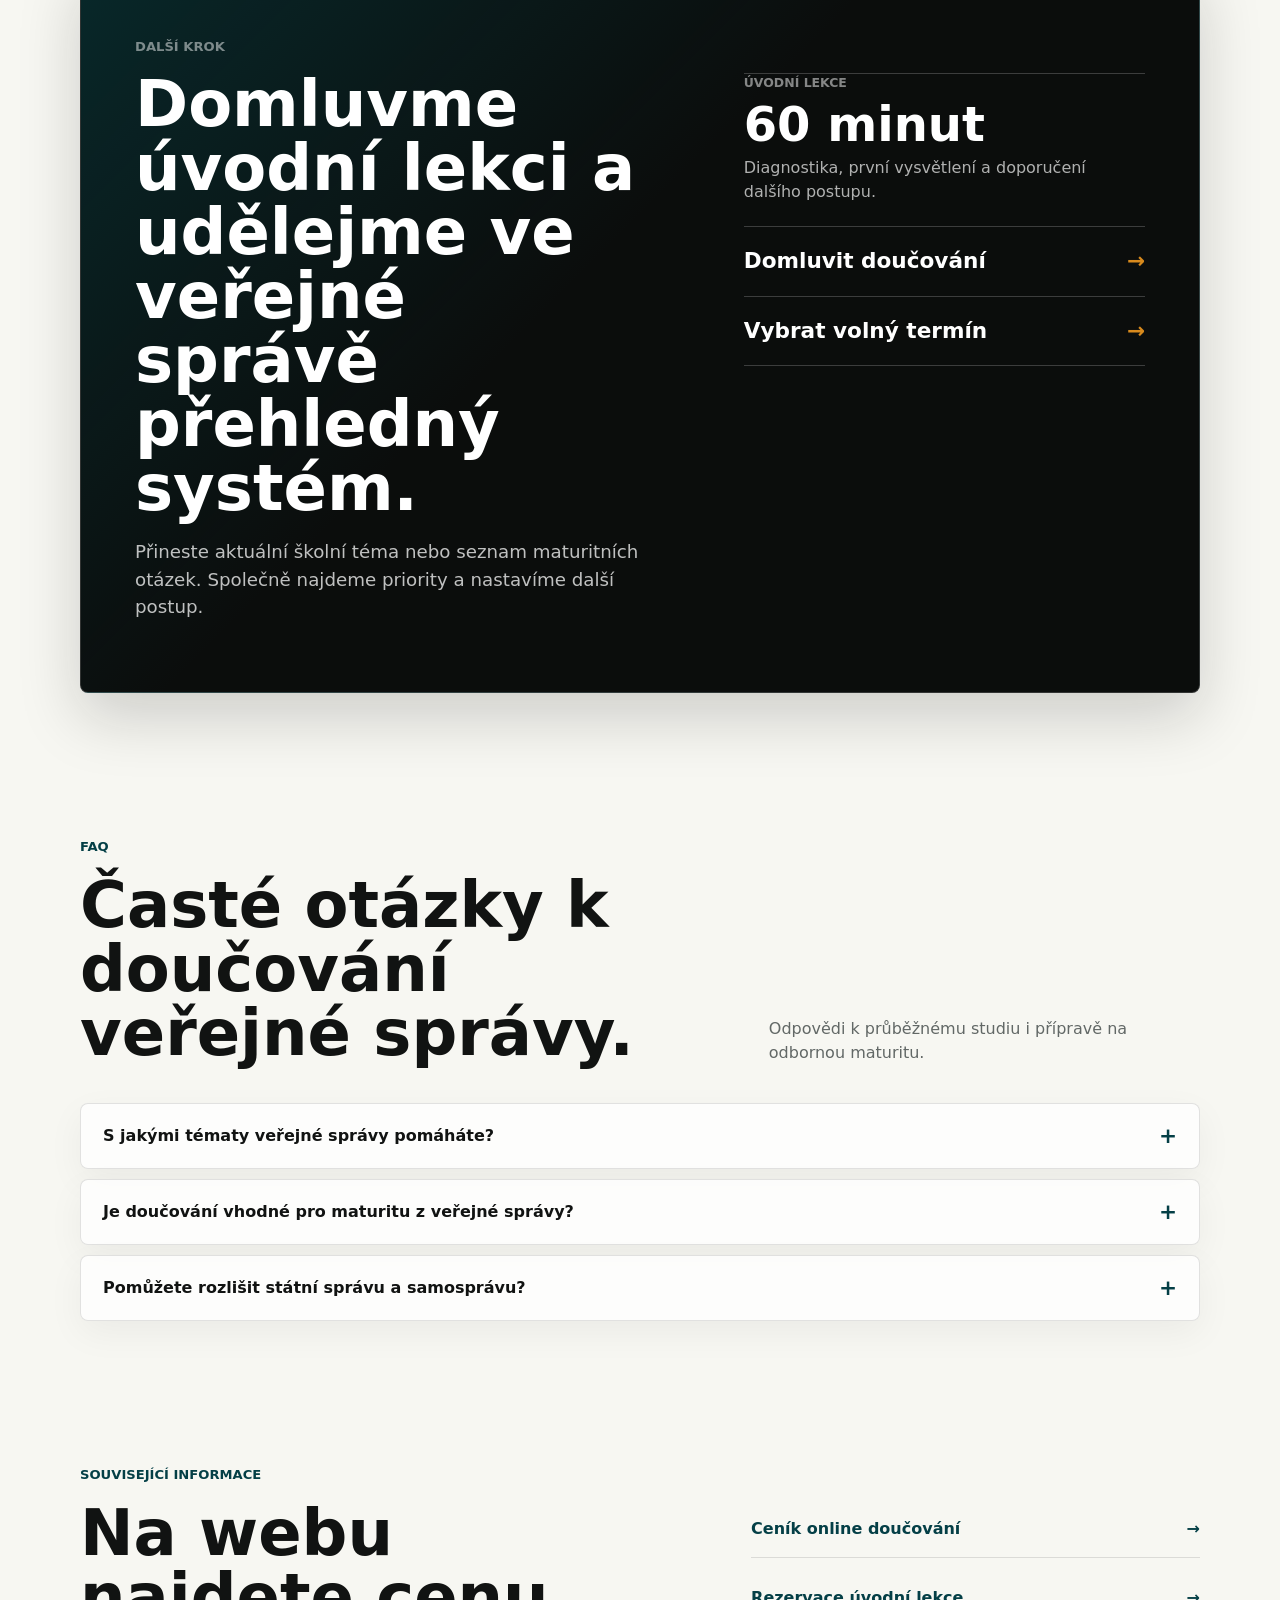
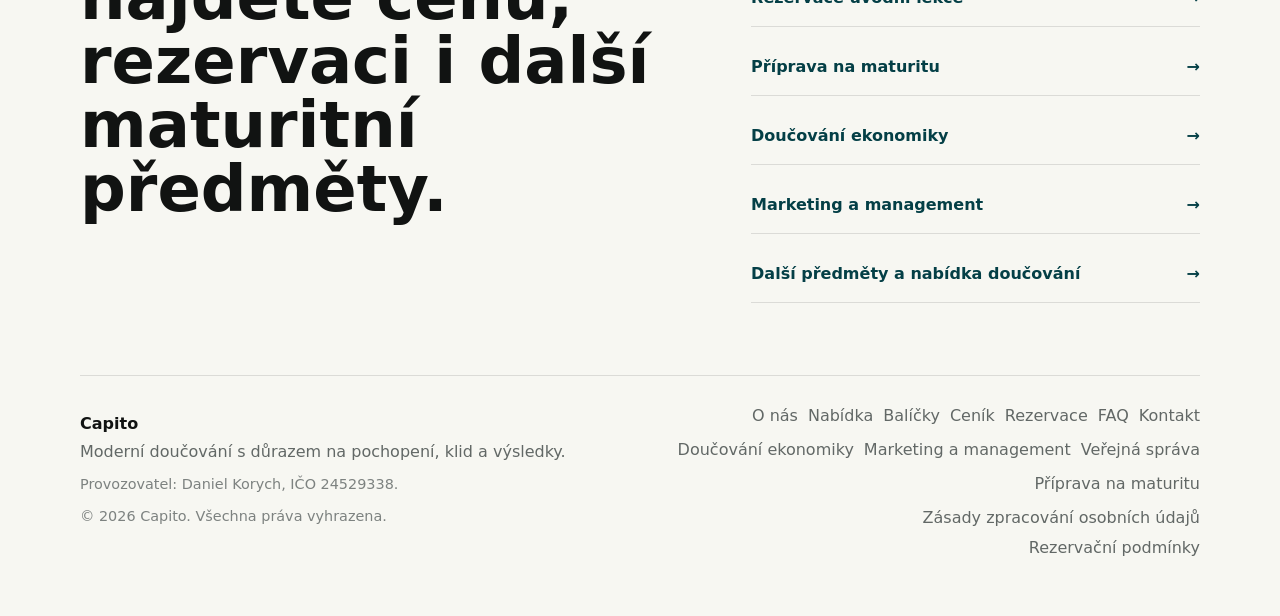
<file: doucovani-verejne-spravy.html>
<!doctype html>
<html lang="cs">
  <head>
    <meta charset="utf-8" />
    <meta name="viewport" content="width=device-width, initial-scale=1" />
    <meta name="description" content="Online doučování veřejné správy pro studenty SŠ a maturanty. Státní správa, samospráva, správní řízení, právo a příprava k maturitě." />
    <meta name="robots" content="index,follow,max-image-preview:large" />
    <meta name="theme-color" content="#f7f7f2" />
    <meta name="author" content="Capito" />
    <link rel="canonical" href="https://www.doucovanicapito.cz/doucovani-verejne-spravy.html" />
    <title>Doučování veřejné správy online a k maturitě | Capito</title>
    <link rel="icon" href="assets/favicon.svg?v=2" type="image/svg+xml" />
    <meta property="og:locale" content="cs_CZ" />
    <meta property="og:type" content="website" />
    <meta property="og:site_name" content="Doučování Capito" />
    <meta property="og:title" content="Doučování veřejné správy online a k maturitě | Capito" />
    <meta property="og:description" content="Veřejná správa přehledně: státní správa, samospráva, správní řízení a příprava maturitních otázek." />
    <meta property="og:url" content="https://www.doucovanicapito.cz/doucovani-verejne-spravy.html" />
    <meta property="og:image" content="https://www.doucovanicapito.cz/assets/og-image.jpg" />
    <meta property="og:image:alt" content="Online doučování veřejné správy s Doučováním Capito" />
    <meta property="og:image:type" content="image/jpeg" />
    <meta property="og:image:width" content="1200" />
    <meta property="og:image:height" content="630" />
    <meta name="twitter:card" content="summary_large_image" />
    <meta name="twitter:title" content="Doučování veřejné správy online a k maturitě | Capito" />
    <meta name="twitter:description" content="Online příprava z veřejné správy pro SŠ a maturitu s jasným rozlišením institucí, pravomocí a postupů." />
    <meta name="twitter:image" content="https://www.doucovanicapito.cz/assets/og-image.jpg" />
    <meta name="twitter:image:alt" content="Online doučování veřejné správy s Doučováním Capito" />
    <link rel="stylesheet" href="styles.css" />
    <script type="application/ld+json">
      {
        "@context": "https://schema.org",
        "@graph": [
          { "@type": "WebSite", "@id": "https://www.doucovanicapito.cz/#website", "url": "https://www.doucovanicapito.cz/", "name": "Doučování Capito", "inLanguage": "cs-CZ", "publisher": { "@id": "https://www.doucovanicapito.cz/#organization" } },
          { "@type": ["Organization", "EducationalOrganization"], "@id": "https://www.doucovanicapito.cz/#organization", "name": "Doučování Capito", "url": "https://www.doucovanicapito.cz/", "logo": "https://www.doucovanicapito.cz/assets/favicon.svg", "telephone": "+420732619464", "email": "info@doucovanicapito.cz" },
          {
            "@type": "WebPage",
            "@id": "https://www.doucovanicapito.cz/doucovani-verejne-spravy.html#webpage",
            "url": "https://www.doucovanicapito.cz/doucovani-verejne-spravy.html",
            "name": "Doučování veřejné správy online a příprava k maturitě",
            "description": "Online doučování veřejné správy pro studenty středních škol a maturanty.",
            "inLanguage": "cs-CZ",
            "isPartOf": { "@id": "https://www.doucovanicapito.cz/#website" },
            "about": { "@id": "https://www.doucovanicapito.cz/doucovani-verejne-spravy.html#course" }
          },
          {
            "@type": "Course",
            "@id": "https://www.doucovanicapito.cz/doucovani-verejne-spravy.html#course",
            "name": "Doučování veřejné správy online",
            "description": "Individuální online doučování veřejné správy pro SŠ a přípravu k maturitě.",
            "provider": { "@id": "https://www.doucovanicapito.cz/#organization" },
            "educationalLevel": "SŠ",
            "teaches": ["veřejná správa", "státní správa", "samospráva", "správní řízení", "správní právo", "maturita z veřejné správy"]
          },
          {
            "@type": "FAQPage",
            "@id": "https://www.doucovanicapito.cz/doucovani-verejne-spravy.html#faq",
            "mainEntity": [
              { "@type": "Question", "name": "S jakými tématy veřejné správy pomáháte?", "acceptedAnswer": { "@type": "Answer", "text": "Pomáháme se státní správou, územní samosprávou, orgány obcí a krajů, správním řízením, právními základy i dalšími tématy podle školy a maturitních okruhů." } },
              { "@type": "Question", "name": "Je doučování vhodné pro maturitu z veřejné správy?", "acceptedAnswer": { "@type": "Answer", "text": "Ano. Vytvoříme přehled institucí, pravomocí a procesů, rozdělíme otázky do logických celků a nacvičíme souvislou ústní odpověď." } },
              { "@type": "Question", "name": "Pomůžete rozlišit státní správu a samosprávu?", "acceptedAnswer": { "@type": "Answer", "text": "Ano. Rozdíly vysvětlíme na konkrétních situacích a ukážeme, kdo rozhoduje, v jaké působnosti a podle jakého postupu." } }
            ]
          },
          { "@type": "BreadcrumbList", "@id": "https://www.doucovanicapito.cz/doucovani-verejne-spravy.html#breadcrumbs", "itemListElement": [
            { "@type": "ListItem", "position": 1, "name": "Capito", "item": "https://www.doucovanicapito.cz/" },
            { "@type": "ListItem", "position": 2, "name": "Doučování veřejné správy", "item": "https://www.doucovanicapito.cz/doucovani-verejne-spravy.html" }
          ] }
        ]
      }
    </script>
  </head>
  <body>
    <header class="site-header" data-header>
      <a class="brand" href="index.html#top" aria-label="Capito domů"><span class="brand-mark">C</span><span>Capito</span></a>
      <button class="menu-toggle" type="button" aria-expanded="false" aria-controls="site-nav" data-menu-toggle><span class="sr-only">Menu</span><span></span><span></span></button>
      <nav class="site-nav" id="site-nav" data-nav><a href="#komu-pomahame">Pro koho</a><a href="#co-resime">Co řešíme</a><a href="#jak-probiha-lekce">Jak probíhá lekce</a><a href="#cena">Cena</a><a href="#faq">FAQ</a><a href="#rezervace">Rezervace</a></nav>
    </header>

    <main id="top" class="landing-page">
      <section class="section landing-hero" aria-labelledby="landing-title">
        <nav class="breadcrumb" aria-label="Drobečková navigace"><a href="index.html#top">Capito</a><span>/</span><span>Doučování veřejné správy</span></nav>
        <div class="landing-hero-grid">
          <div>
            <div class="section-kicker">Veřejná správa SŠ a maturita</div>
            <h1 id="landing-title">Veřejná správa začne být přehledná, když víte, kdo rozhoduje, o čem a podle jakých pravidel.</h1>
            <p class="landing-lead">Pomáháme rozlišit instituce, pravomoci a postupy, propojit je s konkrétními situacemi a připravit maturitní otázky do srozumitelné struktury.</p>
            <div class="landing-actions"><a class="button primary" href="index.html#rezervace">Domluvit doučování</a><a class="button secondary" href="https://app.acuityscheduling.com/schedule.php?owner=40146834">Vybrat termín</a></div>
          </div>
          <aside class="hero-facts" aria-label="Rychlé shrnutí doučování veřejné správy">
            <div><span>01</span><strong>Rozlišíme orgány, působnost a pravomoci.</strong></div>
            <div><span>02</span><strong>Procesy ukážeme na běžných životních situacích.</strong></div>
            <div><span>03</span><strong>Maturitní otázky uspořádáme do jasných celků.</strong></div>
          </aside>
        </div>
      </section>

      <section class="section landing-section landing-split" aria-labelledby="situation-title">
        <div><div class="section-kicker">Typická situace</div><h2 id="situation-title">Názvy institucí jsou známé, ale jejich role, vztahy a postupy se snadno zamění.</h2></div>
        <div class="landing-copy"><p>Ve veřejné správě se potkává velké množství orgánů, právních pojmů a procesů. Bez pevné mapy není jasné, kam jednotlivé informace patří.</p><p>Proto látku třídíme podle toho, kdo vykonává správu, v jaké působnosti jedná a co se děje v konkrétní situaci občana, obce nebo úřadu.</p></div>
      </section>

      <section id="komu-pomahame" class="section landing-section landing-split" aria-labelledby="helps-title">
        <div><div class="section-kicker">Komu pomáháme</div><h2 id="helps-title">Doučování je vhodné pro studenty oborů veřejnosprávní činnost i pro přípravu k odborné maturitě.</h2></div>
        <ul class="landing-list">
          <li>Plete se státní správa, samospráva, přenesená a samostatná působnost.</li>
          <li>Není jasné, jaké orgány mají obce, kraje nebo stát a za co odpovídají.</li>
          <li>Správní řízení působí jako seznam kroků bez praktické návaznosti.</li>
          <li>Maturitní okruhy jsou rozsáhlé a student neví, jak odpověď vystavět.</li>
          <li>Je potřeba doplnit právní základy, odborné pojmy nebo jistotu u ústní zkoušky.</li>
        </ul>
      </section>

      <section id="co-resime" class="section landing-section" aria-labelledby="topics-title">
        <div class="section-heading"><div><div class="section-kicker">Co procvičujeme</div><h2 id="topics-title">Instituce, právní základy, správní procesy a maturitní témata v souvislostech.</h2></div><p>Vycházíme ze školních materiálů a konkrétního seznamu maturitních otázek, aby příprava odpovídala požadavkům školy.</p></div>
        <div class="landing-cards">
          <article class="landing-card"><h3>Stát, obce a kraje</h3><p>Veřejná moc, dělba moci, ústřední orgány, územní samospráva, orgány obcí a krajů i rozdíl mezi jednotlivými působnostmi.</p></article>
          <article class="landing-card"><h3>Správní právo a řízení</h3><p>Prameny práva, správní orgány, účastníci, zahájení a průběh řízení, rozhodnutí, opravné prostředky a základní lhůty.</p></article>
          <article class="landing-card"><h3>Maturita z veřejné správy</h3><p>Osnovy odpovědí, propojení institucí s praktickými příklady, odborná slovní zásoba a nácvik hlavních i doplňujících otázek.</p></article>
        </div>
      </section>

      <section id="jak-probiha-lekce" class="section landing-section landing-split landing-process-feature" aria-labelledby="process-title">
        <div><div class="section-kicker">Jak postupujeme</div><h2 id="process-title">Nejdřív postavíme mapu systému, potom do ní zasadíme pojmy, pravidla a konkrétní případy.</h2></div>
        <ol class="landing-steps">
          <li>Projdeme školní podklady, aktuální téma a seznam maturitních otázek.</li>
          <li>Určíme, které instituce, pojmy nebo procesy se studentovi pletou.</li>
          <li>Vysvětlíme vztahy na modelové situaci občana, obce nebo úřadu.</li>
          <li>Sestavíme stručné schéma a student látku vlastními slovy zopakuje.</li>
          <li>Pro maturitu plánujeme další okruhy a pravidelně ověřujeme návaznosti.</li>
        </ol>
      </section>

      <section id="cena" class="section landing-section landing-split" aria-labelledby="package-title">
        <div><div class="section-kicker">Balíček a cena</div><h2 id="package-title">Pravidelný plán pomůže udržet rozsáhlé maturitní učivo v přehledných blocích.</h2></div>
        <div class="landing-note"><p>Pro průběžné učivo obvykle stačí 4 lekce měsíčně. Před maturitou nebo při větších mezerách může dávat smysl intenzivnější plán. Aktuální ceny najdete v <a href="index.html#cenik">ceníku</a>.</p></div>
      </section>

      <section id="rezervace" class="landing-cta" aria-labelledby="cta-title">
        <div><div class="section-kicker">Další krok</div><h2 id="cta-title">Domluvme úvodní lekci a udělejme ve veřejné správě přehledný systém.</h2><p>Přineste aktuální školní téma nebo seznam maturitních otázek. Společně najdeme priority a nastavíme další postup.</p></div>
        <aside class="cta-choice" aria-label="Rezervace doučování veřejné správy"><div class="cta-choice-copy"><span>Úvodní lekce</span><strong>60 minut</strong><small>Diagnostika, první vysvětlení a doporučení dalšího postupu.</small></div><a class="cta-choice-link" href="index.html#rezervace">Domluvit doučování</a><a class="cta-choice-link" href="https://app.acuityscheduling.com/schedule.php?owner=40146834">Vybrat volný termín</a></aside>
      </section>

      <section class="section landing-section faq" id="faq" aria-labelledby="faq-title">
        <div class="section-heading"><div><div class="section-kicker">FAQ</div><h2 id="faq-title">Časté otázky k doučování veřejné správy.</h2></div><p>Odpovědi k průběžnému studiu i přípravě na odbornou maturitu.</p></div>
        <div class="faq-list">
          <details><summary>S jakými tématy veřejné správy pomáháte?</summary><p>Pomáháme se státní správou, územní samosprávou, orgány obcí a krajů, správním řízením, právními základy i dalšími tématy podle školy a maturitních okruhů.</p></details>
          <details><summary>Je doučování vhodné pro maturitu z veřejné správy?</summary><p>Ano. Vytvoříme přehled institucí, pravomocí a procesů, rozdělíme otázky do logických celků a nacvičíme souvislou ústní odpověď.</p></details>
          <details><summary>Pomůžete rozlišit státní správu a samosprávu?</summary><p>Ano. Rozdíly vysvětlíme na konkrétních situacích a ukážeme, kdo rozhoduje, v jaké působnosti a podle jakého postupu.</p></details>
        </div>
      </section>

      <section class="section landing-section landing-split" aria-labelledby="related-title">
        <div><div class="section-kicker">Související informace</div><h2 id="related-title">Na webu najdete cenu, rezervaci i další maturitní předměty.</h2></div>
        <nav class="related-links" aria-label="Související části webu"><a href="index.html#cenik">Ceník online doučování</a><a href="index.html#rezervace">Rezervace úvodní lekce</a><a href="priprava-na-maturitu.html">Příprava na maturitu</a><a href="doucovani-ekonomiky.html">Doučování ekonomiky</a><a href="doucovani-marketingu-a-managementu.html">Marketing a management</a><a href="index.html#nabidka">Další předměty a nabídka doučování</a></nav>
      </section>
    </main>

    <footer class="site-footer">
      <div><strong>Capito</strong><span>Moderní doučování s důrazem na pochopení, klid a výsledky.</span><small class="footer-legal">Provozovatel: Daniel Korych, IČO 24529338.</small><small class="footer-legal">© 2026 Capito. Všechna práva vyhrazena.</small></div>
      <nav aria-label="Patička"><a href="o-nas.html">O nás</a><a href="index.html#nabidka">Nabídka</a><a href="index.html#balicky">Balíčky</a><a href="index.html#cenik">Ceník</a><a href="index.html#rezervace">Rezervace</a><a href="index.html#faq">FAQ</a><a href="index.html#kontakt">Kontakt</a><span class="footer-service-links"><a href="doucovani-ekonomiky.html">Doučování ekonomiky</a><a href="doucovani-marketingu-a-managementu.html">Marketing a management</a><a href="doucovani-verejne-spravy.html">Veřejná správa</a><a href="priprava-na-maturitu.html">Příprava na maturitu</a></span><span class="footer-legal-links"><a href="zasady-zpracovani-osobnich-udaju.html">Zásady zpracování osobních údajů</a><a href="rezervacni-a-storno-podminky.html">Rezervační podmínky</a></span></nav>
    </footer>
    <script src="script.js" defer></script>
  </body>
</html>
</file>
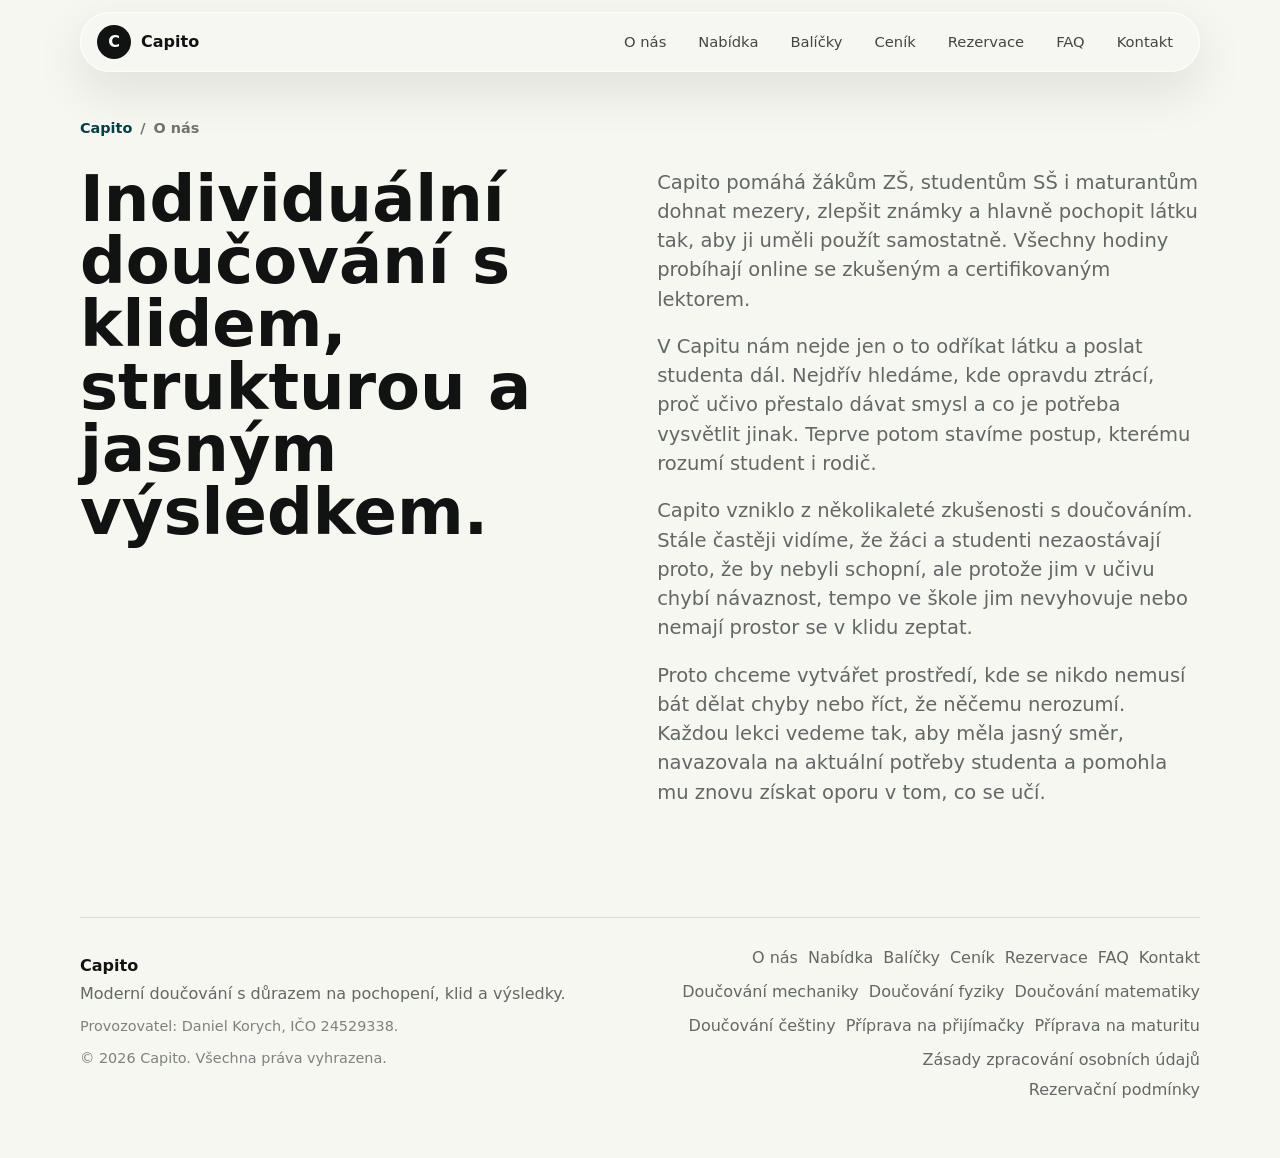
<file: o-nas.html>
<!doctype html>
<html lang="cs">
  <head>
    <meta charset="utf-8" />
    <meta name="viewport" content="width=device-width, initial-scale=1" />
    <meta
      name="description"
      content="O Capitu: online doučování s klidem, strukturou a jasným postupem pro děti na ZŠ, studenty SŠ, přijímačky i maturitu."
    />
    <meta name="robots" content="index,follow,max-image-preview:large" />
    <meta name="theme-color" content="#f7f7f2" />
    <meta name="author" content="Capito" />
    <link rel="canonical" href="https://www.doucovanicapito.cz/o-nas.html" />
    <title>O nás | Capito</title>
    <link rel="icon" href="assets/favicon.svg?v=2" type="image/svg+xml" />
    <meta property="og:locale" content="cs_CZ" />
    <meta property="og:type" content="website" />
    <meta property="og:site_name" content="Doučování Capito" />
    <meta property="og:title" content="O nás | Capito" />
    <meta
      property="og:description"
      content="Capito pomáhá studentům pochopit učivo v klidu, najít příčinu problému a postavit jasný postup dalšího učení."
    />
    <meta property="og:url" content="https://www.doucovanicapito.cz/o-nas.html" />
    <meta property="og:image" content="https://www.doucovanicapito.cz/assets/og-image.jpg" />
    <meta property="og:image:alt" content="Online doučování s Doučováním Capito" />
    <meta property="og:image:type" content="image/jpeg" />
    <meta property="og:image:width" content="1200" />
    <meta property="og:image:height" content="630" />
    <meta name="twitter:card" content="summary_large_image" />
    <meta name="twitter:title" content="O nás | Capito" />
    <meta
      name="twitter:description"
      content="Online doučování s klidem, strukturou a jasným postupem pro školu, přijímačky i maturitu."
    />
    <meta name="twitter:image" content="https://www.doucovanicapito.cz/assets/og-image.jpg" />
    <meta name="twitter:image:alt" content="Online doučování s Doučováním Capito" />
    <link rel="stylesheet" href="styles.css" />
    <script type="application/ld+json">
      {
        "@context": "https://schema.org",
        "@graph": [
          {
            "@type": "WebSite",
            "@id": "https://www.doucovanicapito.cz/#website",
            "url": "https://www.doucovanicapito.cz/",
            "name": "Doučování Capito",
            "inLanguage": "cs-CZ",
            "publisher": { "@id": "https://www.doucovanicapito.cz/#organization" }
          },
          {
            "@type": ["Organization", "EducationalOrganization"],
            "@id": "https://www.doucovanicapito.cz/#organization",
            "name": "Doučování Capito",
            "url": "https://www.doucovanicapito.cz/",
            "logo": "https://www.doucovanicapito.cz/assets/favicon.svg",
            "telephone": "+420732619464",
            "email": "info@doucovanicapito.cz",
            "taxID": "24529338"
          },
          {
            "@type": "AboutPage",
            "@id": "https://www.doucovanicapito.cz/o-nas.html#webpage",
            "url": "https://www.doucovanicapito.cz/o-nas.html",
            "name": "O nás",
            "description": "O přístupu Capita k online doučování, diagnostice mezer a klidnému vedení studentů.",
            "inLanguage": "cs-CZ",
            "isPartOf": { "@id": "https://www.doucovanicapito.cz/#website" },
            "about": { "@id": "https://www.doucovanicapito.cz/#organization" }
          },
          {
            "@type": "BreadcrumbList",
            "@id": "https://www.doucovanicapito.cz/o-nas.html#breadcrumbs",
            "itemListElement": [
              {
                "@type": "ListItem",
                "position": 1,
                "name": "Capito",
                "item": "https://www.doucovanicapito.cz/"
              },
              {
                "@type": "ListItem",
                "position": 2,
                "name": "O nás",
                "item": "https://www.doucovanicapito.cz/o-nas.html"
              }
            ]
          }
        ]
      }
    </script>
  </head>
  <body>
    <header class="site-header" data-header>
      <a class="brand" href="index.html#top" aria-label="Capito domů">
        <span class="brand-mark">C</span>
        <span>Capito</span>
      </a>

      <button class="menu-toggle" type="button" aria-expanded="false" aria-controls="site-nav" data-menu-toggle>
        <span class="sr-only">Menu</span>
        <span></span>
        <span></span>
      </button>

      <nav class="site-nav" id="site-nav" data-nav>
        <a href="o-nas.html" aria-current="page">O nás</a>
        <a href="index.html#nabidka">Nabídka</a>
        <a href="index.html#balicky">Balíčky</a>
        <a href="index.html#cenik">Ceník</a>
        <a href="index.html#rezervace">Rezervace</a>
        <a href="index.html#faq">FAQ</a>
        <a href="index.html#kontakt">Kontakt</a>
      </nav>
    </header>

    <main id="top" class="landing-page about-page">
      <section class="section intro" aria-labelledby="about-title">
        <nav class="breadcrumb" aria-label="Drobečková navigace">
          <a href="index.html#top">Capito</a>
          <span>/</span>
          <span>O nás</span>
        </nav>

        <div class="intro-grid">
          <div>
            <h1 id="about-title">Individuální doučování s klidem, strukturou a jasným výsledkem.</h1>
          </div>
          <div class="intro-copy">
            <p>
              Capito pomáhá žákům ZŠ, studentům SŠ i maturantům dohnat mezery, zlepšit známky
              a hlavně pochopit látku tak, aby ji uměli použít samostatně. Všechny hodiny probíhají
              online se zkušeným a certifikovaným lektorem.
            </p>
            <p>
              V Capitu nám nejde jen o to odříkat látku a poslat studenta dál. Nejdřív hledáme,
              kde opravdu ztrácí, proč učivo přestalo dávat smysl a co je potřeba vysvětlit jinak.
              Teprve potom stavíme postup, kterému rozumí student i rodič.
            </p>
            <p>
              Capito vzniklo z několikaleté zkušenosti s doučováním. Stále častěji vidíme, že žáci
              a studenti nezaostávají proto, že by nebyli schopní, ale protože jim v učivu chybí
              návaznost, tempo ve škole jim nevyhovuje nebo nemají prostor se v klidu zeptat.
            </p>
            <p>
              Proto chceme vytvářet prostředí, kde se nikdo nemusí bát dělat chyby nebo říct,
              že něčemu nerozumí. Každou lekci vedeme tak, aby měla jasný směr, navazovala
              na aktuální potřeby studenta a pomohla mu znovu získat oporu v tom, co se učí.
            </p>
          </div>
        </div>
      </section>
    </main>

    <footer class="site-footer">
      <div>
        <strong>Capito</strong>
        <span>Moderní doučování s důrazem na pochopení, klid a výsledky.</span>
        <small class="footer-legal">Provozovatel: Daniel Korych, IČO 24529338.</small>
        <small class="footer-legal">© 2026 Capito. Všechna práva vyhrazena.</small>
      </div>
      <nav aria-label="Patička">
        <a href="o-nas.html">O nás</a>
        <a href="index.html#nabidka">Nabídka</a>
        <a href="index.html#balicky">Balíčky</a>
        <a href="index.html#cenik">Ceník</a>
        <a href="index.html#rezervace">Rezervace</a>
        <a href="index.html#faq">FAQ</a>
        <a href="index.html#kontakt">Kontakt</a>
        <span class="footer-service-links">
          <a href="doucovani-mechaniky.html">Doučování mechaniky</a>
          <a href="doucovani-fyziky.html">Doučování fyziky</a>
          <a href="doucovani-matematiky.html">Doučování matematiky</a>
          <a href="doucovani-cestiny.html">Doučování češtiny</a>
          <a href="priprava-na-prijimacky.html">Příprava na přijímačky</a>
          <a href="priprava-na-maturitu.html">Příprava na maturitu</a>
        </span>
        <span class="footer-legal-links">
          <a href="zasady-zpracovani-osobnich-udaju.html">Zásady zpracování osobních údajů</a>
          <a href="rezervacni-a-storno-podminky.html">Rezervační podmínky</a>
        </span>
      </nav>
    </footer>

    <script src="script.js" defer></script>
  </body>
</html>
</file>
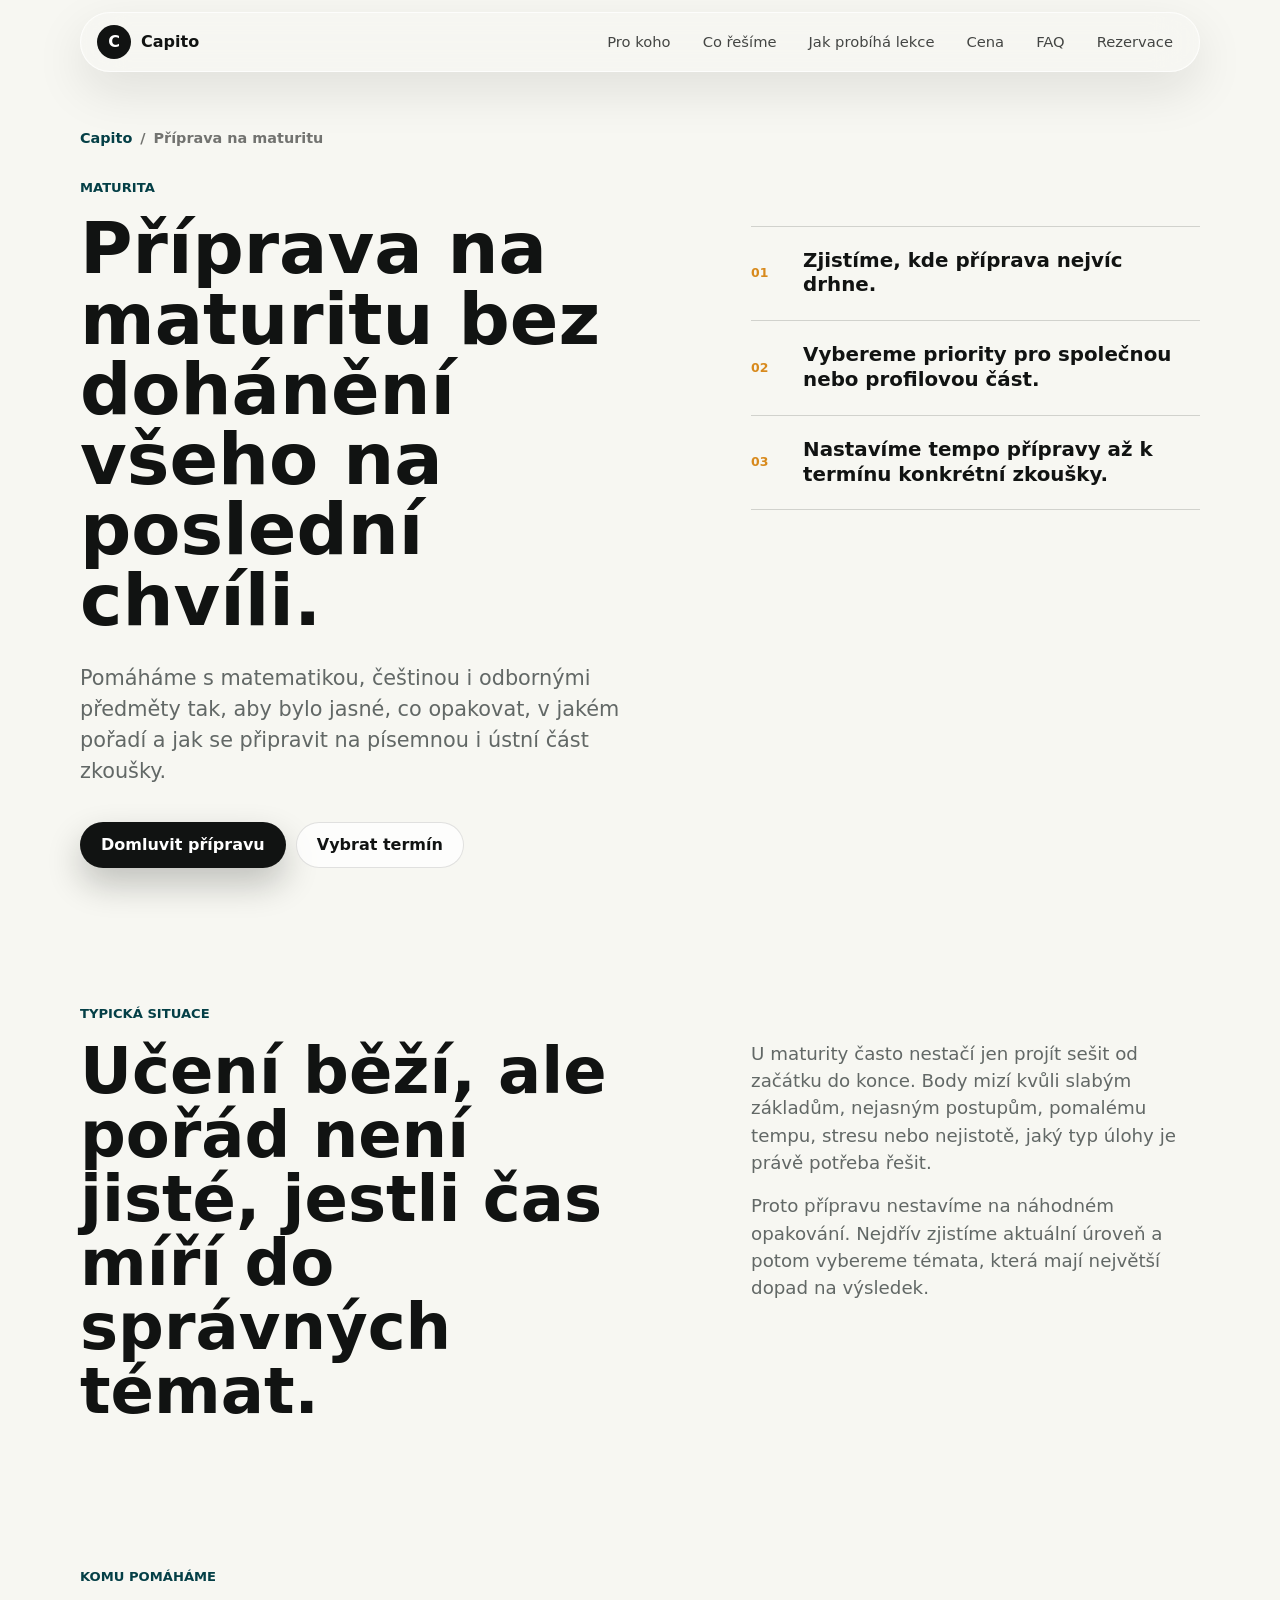
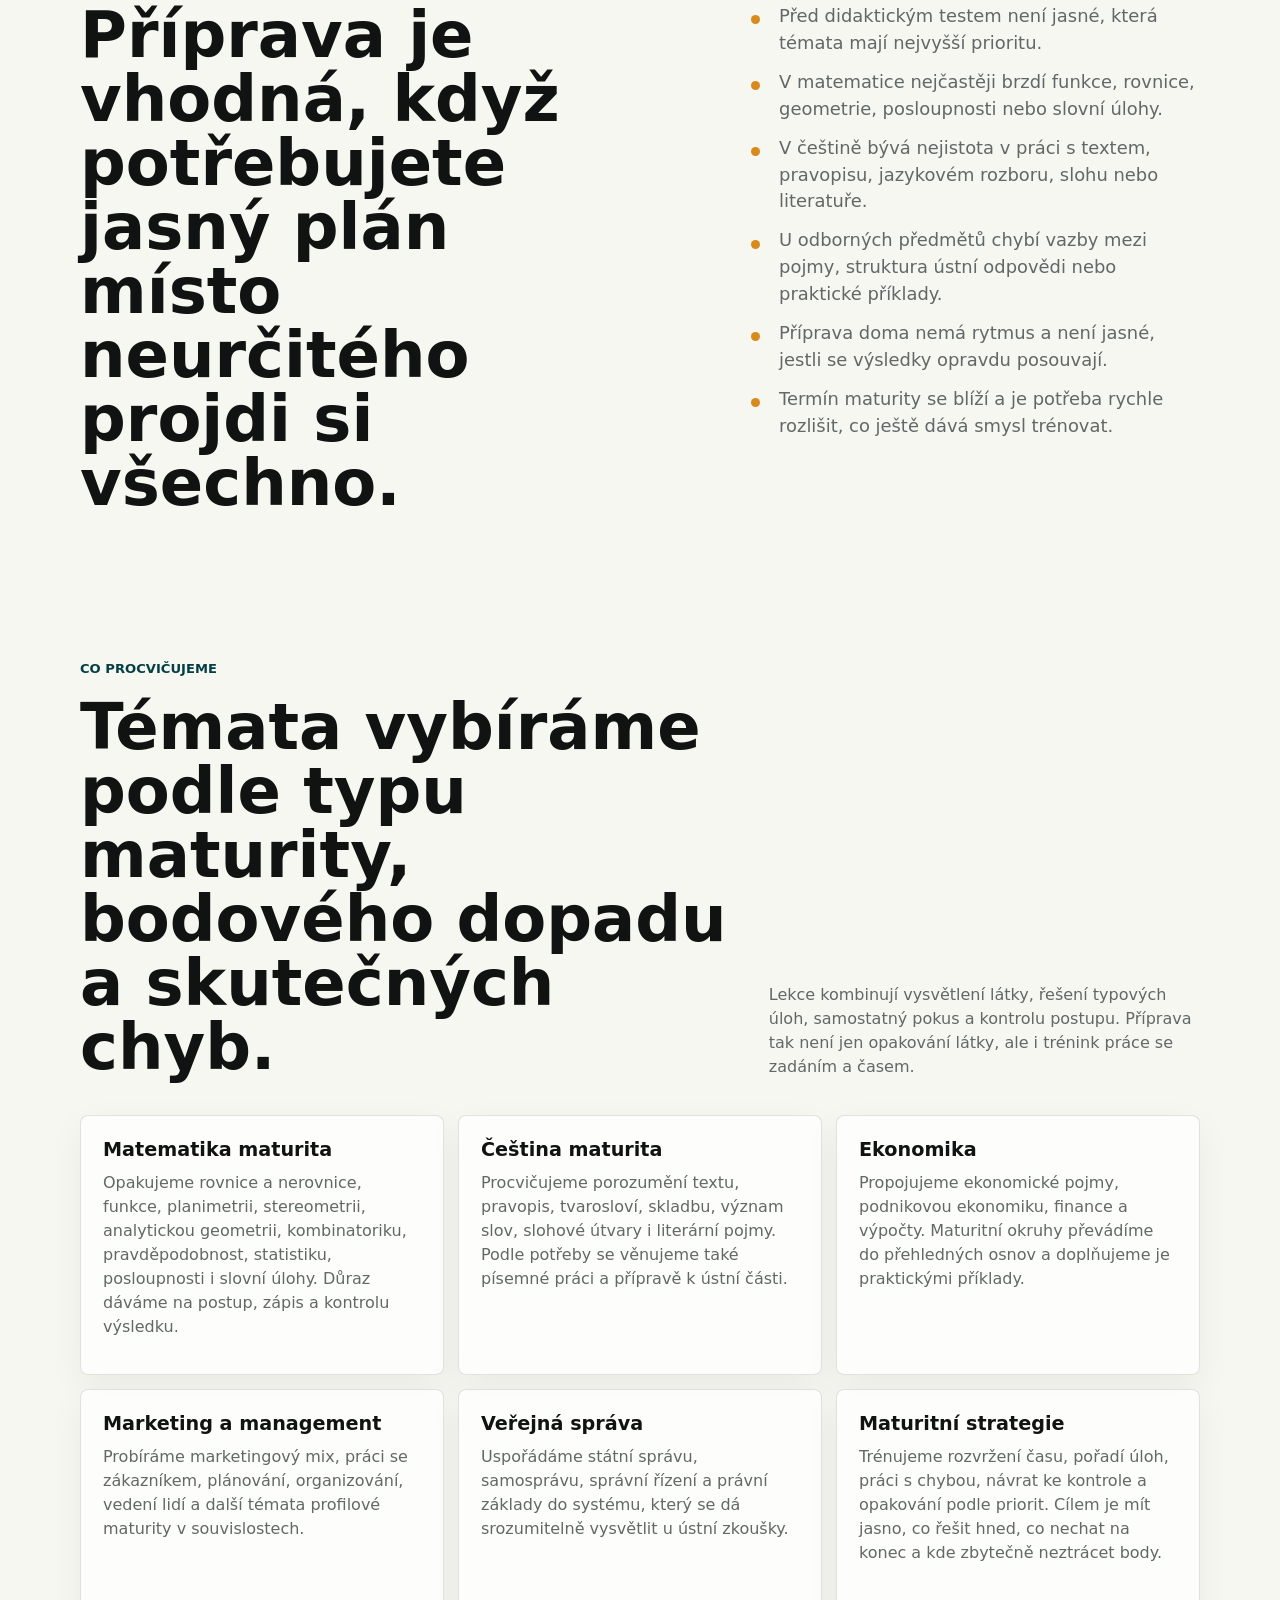
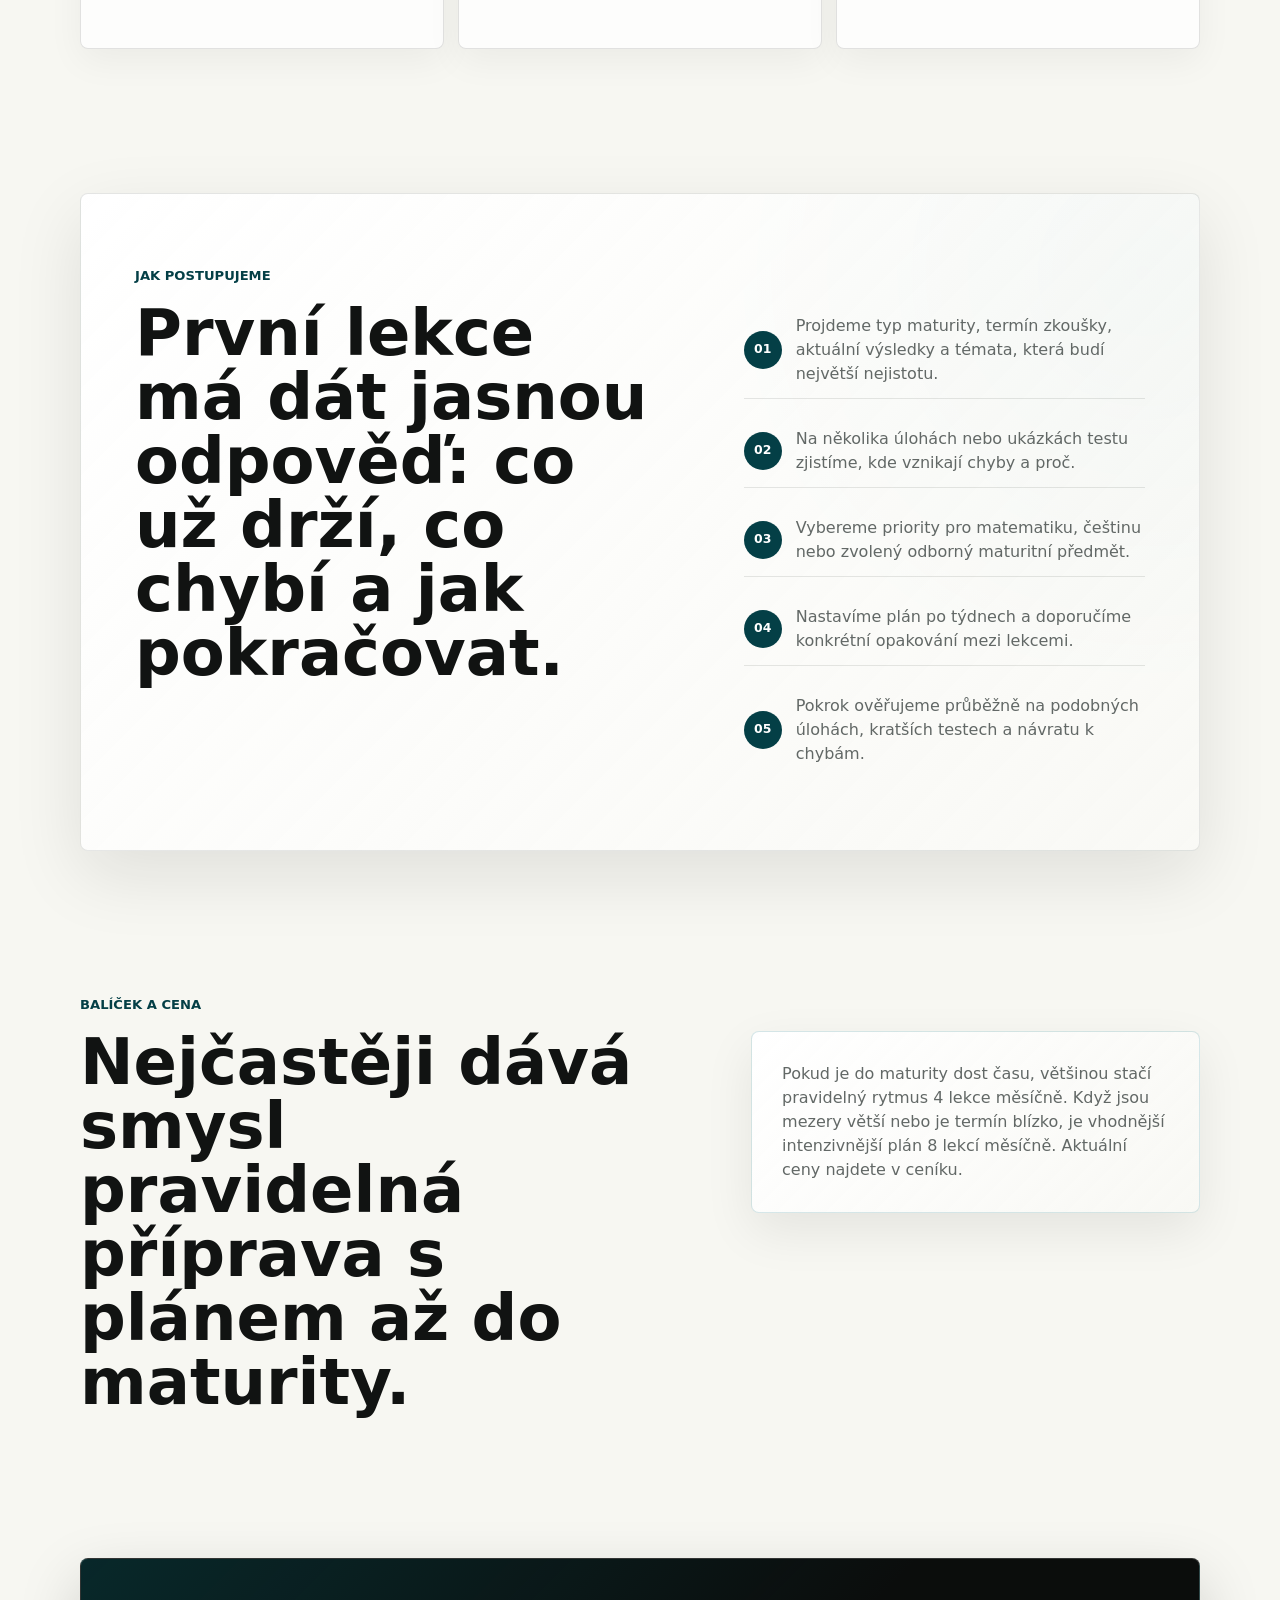
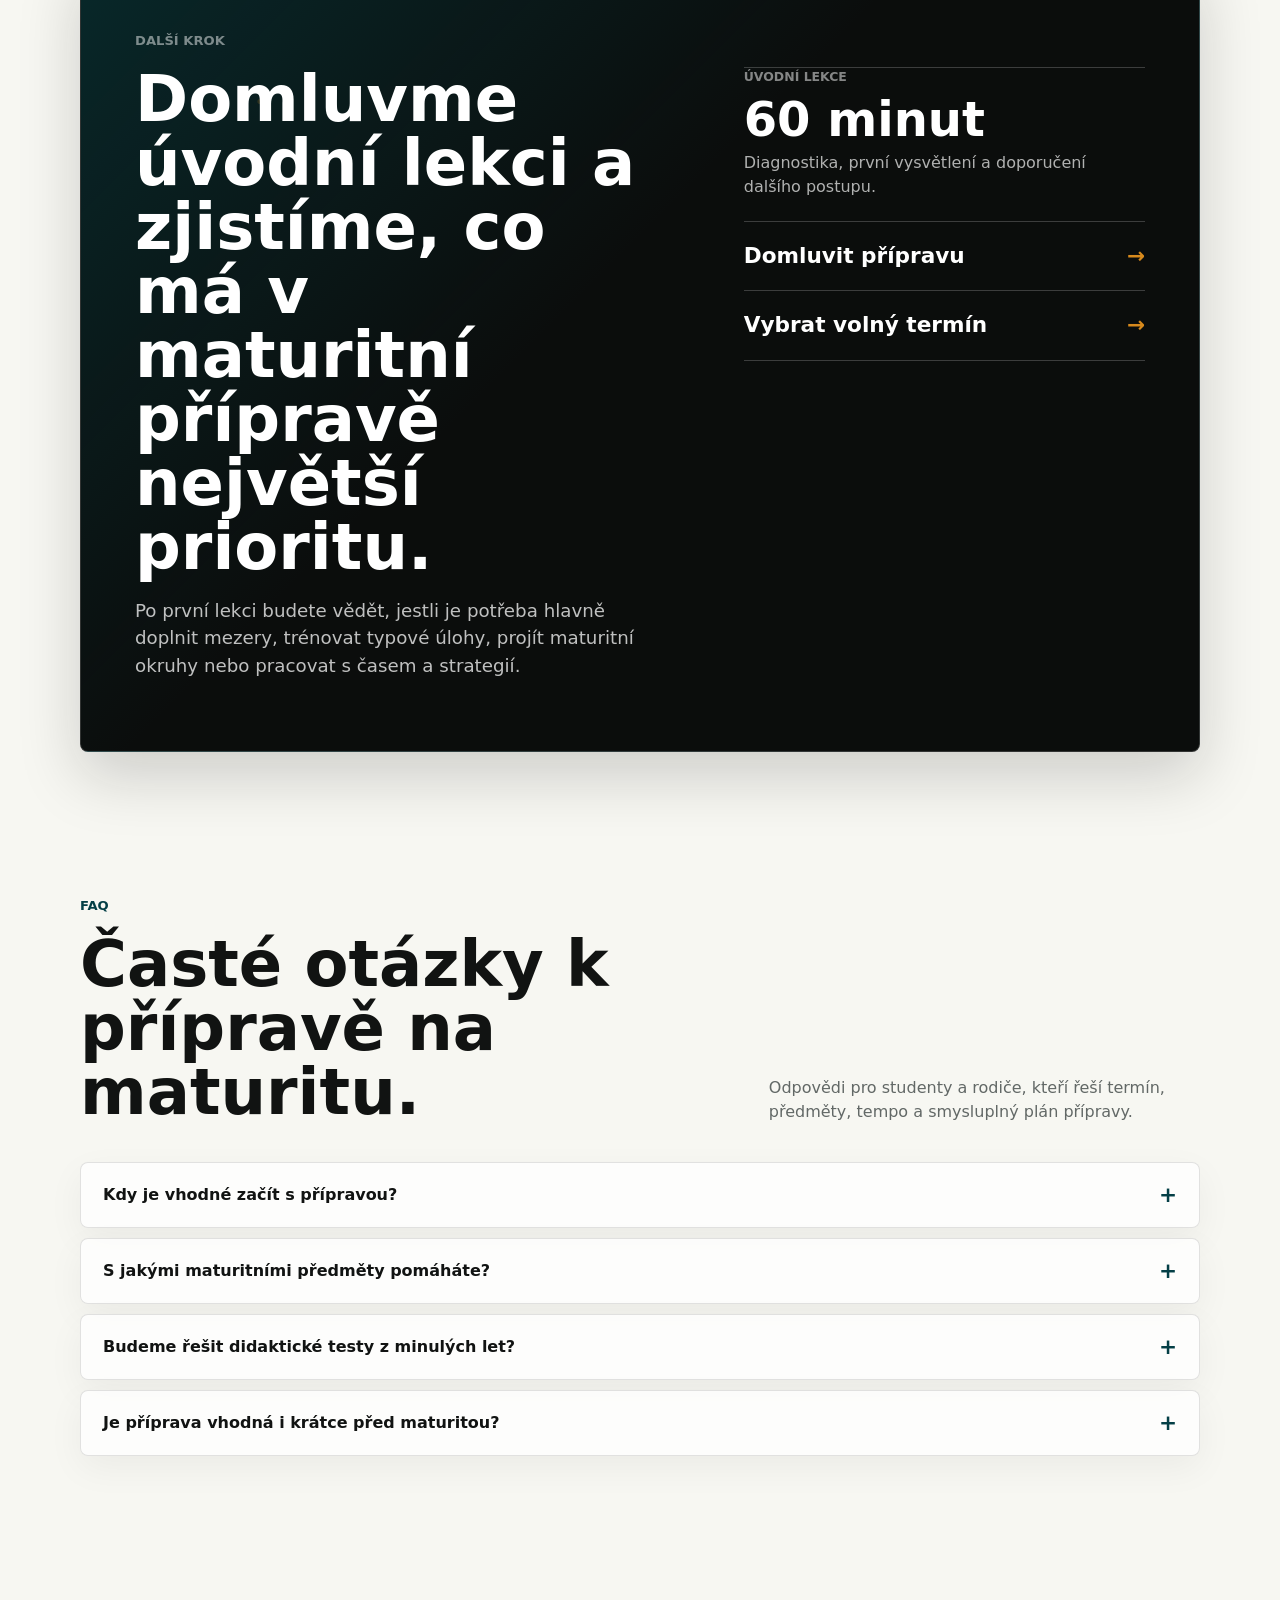
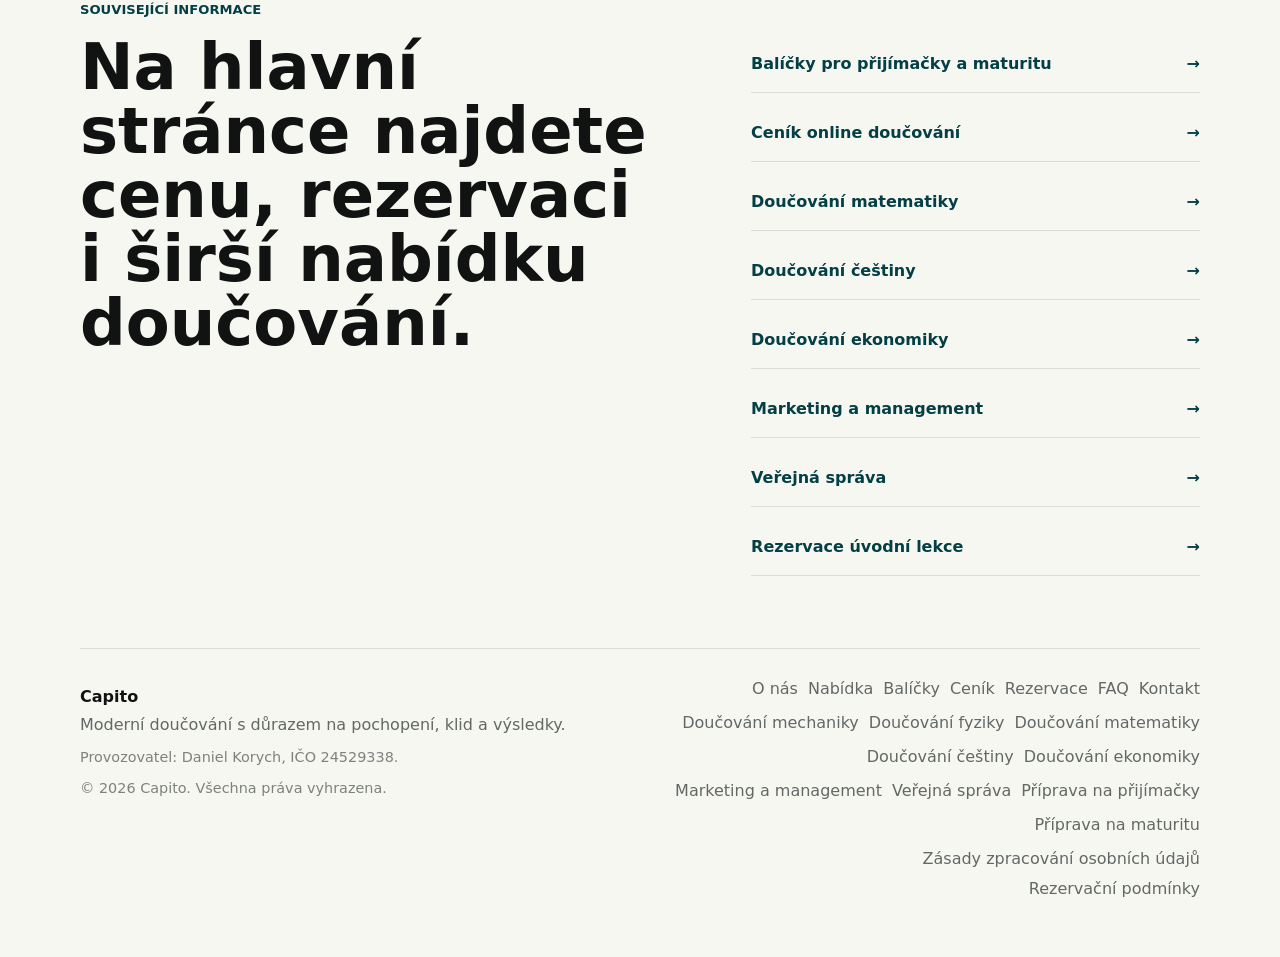
<file: priprava-na-maturitu.html>
<!doctype html>
<html lang="cs">
  <head>
    <meta charset="utf-8" />
    <meta name="viewport" content="width=device-width, initial-scale=1" />
    <meta
      name="description"
      content="Online příprava na maturitu z matematiky, češtiny, ekonomiky, marketingu a managementu i veřejné správy. Plán okruhů a nácvik zkoušky."
    />
    <meta name="robots" content="index,follow,max-image-preview:large" />
    <meta name="theme-color" content="#f7f7f2" />
    <meta name="author" content="Capito" />
    <link rel="canonical" href="https://www.doucovanicapito.cz/priprava-na-maturitu.html" />
    <title>Příprava na maturitu online včetně odborných předmětů | Capito</title>
    <link rel="icon" href="assets/favicon.svg?v=2" type="image/svg+xml" />
    <meta property="og:locale" content="cs_CZ" />
    <meta property="og:type" content="website" />
    <meta property="og:site_name" content="Doučování Capito" />
    <meta property="og:title" content="Příprava na maturitu online včetně odborných předmětů | Capito" />
    <meta
      property="og:description"
      content="Systematická online příprava na společnou i profilovou část maturity s plánem okruhů, nácvikem odpovědí a kontrolou pokroku."
    />
    <meta property="og:url" content="https://www.doucovanicapito.cz/priprava-na-maturitu.html" />
    <meta property="og:image" content="https://www.doucovanicapito.cz/assets/og-image.jpg" />
    <meta property="og:image:alt" content="Online příprava na maturitu s Doučováním Capito" />
    <meta property="og:image:type" content="image/jpeg" />
    <meta property="og:image:width" content="1200" />
    <meta property="og:image:height" content="630" />
    <meta name="twitter:card" content="summary_large_image" />
    <meta name="twitter:title" content="Příprava na maturitu online včetně odborných předmětů | Capito" />
    <meta
      name="twitter:description"
      content="Online příprava na matematiku, češtinu, ekonomiku, marketing a management i veřejnou správu s jasným plánem."
    />
    <meta name="twitter:image" content="https://www.doucovanicapito.cz/assets/og-image.jpg" />
    <meta name="twitter:image:alt" content="Online příprava na maturitu s Doučováním Capito" />
    <link rel="stylesheet" href="styles.css" />
    <script type="application/ld+json">
      {
        "@context": "https://schema.org",
        "@graph": [
          {
            "@type": "WebSite",
            "@id": "https://www.doucovanicapito.cz/#website",
            "url": "https://www.doucovanicapito.cz/",
            "name": "Doučování Capito",
            "inLanguage": "cs-CZ",
            "publisher": { "@id": "https://www.doucovanicapito.cz/#organization" }
          },
          {
            "@type": ["Organization", "EducationalOrganization"],
            "@id": "https://www.doucovanicapito.cz/#organization",
            "name": "Doučování Capito",
            "url": "https://www.doucovanicapito.cz/",
            "logo": "https://www.doucovanicapito.cz/assets/favicon.svg",
            "telephone": "+420732619464",
            "email": "info@doucovanicapito.cz"
          },
          {
            "@type": "WebPage",
            "@id": "https://www.doucovanicapito.cz/priprava-na-maturitu.html#webpage",
            "url": "https://www.doucovanicapito.cz/priprava-na-maturitu.html",
            "name": "Příprava na maturitu online včetně odborných předmětů",
            "description": "Online příprava na maturitní zkoušku z matematiky, českého jazyka, ekonomiky, marketingu a managementu i veřejné správy.",
            "inLanguage": "cs-CZ",
            "isPartOf": { "@id": "https://www.doucovanicapito.cz/#website" },
            "about": { "@id": "https://www.doucovanicapito.cz/priprava-na-maturitu.html#course" }
          },
          {
            "@type": "Course",
            "@id": "https://www.doucovanicapito.cz/priprava-na-maturitu.html#course",
            "name": "Online příprava na maturitu",
            "description": "Systematická online příprava na společnou i profilovou maturitní zkoušku včetně odborných předmětů.",
            "provider": { "@id": "https://www.doucovanicapito.cz/#organization" },
            "educationalLevel": "SŠ"
          },
          {
            "@type": "FAQPage",
            "@id": "https://www.doucovanicapito.cz/priprava-na-maturitu.html#faq",
            "mainEntity": [
              {
                "@type": "Question",
                "name": "Kdy je vhodné začít s přípravou na maturitu?",
                "acceptedAnswer": {
                  "@type": "Answer",
                  "text": "U jarní maturity je dobré počítat s tím, že didaktické testy bývají v květnu. Nejklidnější příprava obvykle začíná v říjnu nebo listopadu, tedy zhruba 5 až 7 měsíců před zkouškou. Je pak čas projít okruhy, doplnit mezery, trénovat typové úlohy a nechat si rezervu na opakování. Leden je ještě dobrý začátek pro cílenou přípravu, březen a duben už bereme spíš jako intenzivní finiš."
                }
              },
              {
                "@type": "Question",
                "name": "S jakými maturitními předměty pomáháte?",
                "acceptedAnswer": {
                  "@type": "Answer",
                  "text": "Pomáháme s matematikou, češtinou a odbornými maturitními předměty: ekonomikou, marketingem a managementem a veřejnou správou. Přípravu přizpůsobíme společné nebo profilové části a požadavkům konkrétní školy."
                }
              },
              {
                "@type": "Question",
                "name": "Budeme řešit didaktické testy z minulých let?",
                "acceptedAnswer": {
                  "@type": "Answer",
                  "text": "Ano, ale testy používáme cíleně. Nejdřív zjistíme, které typy úloh dělají největší potíže, potom doplníme potřebnou látku a až následně testujeme podobné úlohy v časovém režimu. Test z minulých let tak není jen zkouška nanečisto, ale nástroj, který ukáže, co má smysl dál opakovat."
                }
              },
              {
                "@type": "Question",
                "name": "Je příprava vhodná i krátce před maturitou?",
                "acceptedAnswer": {
                  "@type": "Answer",
                  "text": "Ano, pokud je jasné, že už nejde stihnout všechno stejně podrobně. Krátce před maturitou vybíráme témata podle bodového dopadu a podle míst, kde se chyby opakují. Cílem je zklidnit přípravu, zlepšit strategii a získat maximum bodů z oblastí, které se ještě dají reálně posunout."
                }
              }
            ]
          },
          {
            "@type": "BreadcrumbList",
            "@id": "https://www.doucovanicapito.cz/priprava-na-maturitu.html#breadcrumbs",
            "itemListElement": [
              {
                "@type": "ListItem",
                "position": 1,
                "name": "Capito",
                "item": "https://www.doucovanicapito.cz/"
              },
              {
                "@type": "ListItem",
                "position": 2,
                "name": "Příprava na maturitu",
                "item": "https://www.doucovanicapito.cz/priprava-na-maturitu.html"
              }
            ]
          }
        ]
      }
    </script>
  </head>
  <body>
    <header class="site-header" data-header>
      <a class="brand" href="index.html#top" aria-label="Capito domů">
        <span class="brand-mark">C</span>
        <span>Capito</span>
      </a>

      <button class="menu-toggle" type="button" aria-expanded="false" aria-controls="site-nav" data-menu-toggle>
        <span class="sr-only">Menu</span>
        <span></span>
        <span></span>
      </button>

      <nav class="site-nav" id="site-nav" data-nav>
        <a href="#komu-pomahame">Pro koho</a>
        <a href="#co-resime">Co řešíme</a>
        <a href="#jak-probiha-lekce">Jak probíhá lekce</a>
        <a href="#cena">Cena</a>
        <a href="#faq">FAQ</a>
        <a href="#rezervace">Rezervace</a>
      </nav>
    </header>

    <main id="top" class="landing-page">
      <section class="section landing-hero" aria-labelledby="landing-title">
        <nav class="breadcrumb" aria-label="Drobečková navigace">
          <a href="index.html#top">Capito</a>
          <span>/</span>
          <span>Příprava na maturitu</span>
        </nav>

        <div class="landing-hero-grid">
          <div>
            <div class="section-kicker">Maturita</div>
            <h1 id="landing-title">Příprava na maturitu bez dohánění všeho na poslední chvíli.</h1>
            <p class="landing-lead">
              Pomáháme s matematikou, češtinou i odbornými předměty tak, aby bylo jasné, co opakovat,
              v jakém pořadí a jak se připravit na písemnou i ústní část zkoušky.
            </p>
            <div class="landing-actions">
              <a class="button primary" href="index.html#rezervace">Domluvit přípravu</a>
              <a class="button secondary" href="https://app.acuityscheduling.com/schedule.php?owner=40146834">Vybrat termín</a>
            </div>
          </div>

          <aside class="hero-facts" aria-label="Rychlé shrnutí přípravy">
            <div>
              <span>01</span>
              <strong>Zjistíme, kde příprava nejvíc drhne.</strong>
            </div>
            <div>
              <span>02</span>
              <strong>Vybereme priority pro společnou nebo profilovou část.</strong>
            </div>
            <div>
              <span>03</span>
              <strong>Nastavíme tempo přípravy až k termínu konkrétní zkoušky.</strong>
            </div>
          </aside>
        </div>
      </section>

      <section class="section landing-section landing-split" aria-labelledby="situation-title">
        <div>
          <div class="section-kicker">Typická situace</div>
          <h2 id="situation-title">Učení běží, ale pořád není jisté, jestli čas míří do správných témat.</h2>
        </div>
        <div class="landing-copy">
          <p>
            U maturity často nestačí jen projít sešit od začátku do konce. Body mizí kvůli slabým základům,
            nejasným postupům, pomalému tempu, stresu nebo nejistotě, jaký typ úlohy je právě potřeba řešit.
          </p>
          <p>
            Proto přípravu nestavíme na náhodném opakování. Nejdřív zjistíme aktuální úroveň a potom
            vybereme témata, která mají největší dopad na výsledek.
          </p>
        </div>
      </section>

      <section id="komu-pomahame" class="section landing-section landing-split" aria-labelledby="helps-title">
        <div>
          <div class="section-kicker">Komu pomáháme</div>
          <h2 id="helps-title">Příprava je vhodná, když potřebujete jasný plán místo neurčitého projdi si všechno.</h2>
        </div>
        <ul class="landing-list">
          <li>Před didaktickým testem není jasné, která témata mají nejvyšší prioritu.</li>
          <li>V matematice nejčastěji brzdí funkce, rovnice, geometrie, posloupnosti nebo slovní úlohy.</li>
          <li>V češtině bývá nejistota v práci s textem, pravopisu, jazykovém rozboru, slohu nebo literatuře.</li>
          <li>U odborných předmětů chybí vazby mezi pojmy, struktura ústní odpovědi nebo praktické příklady.</li>
          <li>Příprava doma nemá rytmus a není jasné, jestli se výsledky opravdu posouvají.</li>
          <li>Termín maturity se blíží a je potřeba rychle rozlišit, co ještě dává smysl trénovat.</li>
        </ul>
      </section>

      <section id="co-resime" class="section landing-section" aria-labelledby="topics-title">
        <div class="section-heading">
          <div>
            <div class="section-kicker">Co procvičujeme</div>
            <h2 id="topics-title">Témata vybíráme podle typu maturity, bodového dopadu a skutečných chyb.</h2>
          </div>
          <p>
            Lekce kombinují vysvětlení látky, řešení typových úloh, samostatný pokus a kontrolu postupu.
            Příprava tak není jen opakování látky, ale i trénink práce se zadáním a časem.
          </p>
        </div>

        <div class="landing-cards">
          <article class="landing-card">
            <h3>Matematika maturita</h3>
            <p>
              Opakujeme rovnice a nerovnice, funkce, planimetrii, stereometrii, analytickou geometrii,
              kombinatoriku, pravděpodobnost, statistiku, posloupnosti i slovní úlohy. Důraz dáváme na
              postup, zápis a kontrolu výsledku.
            </p>
          </article>
          <article class="landing-card">
            <h3>Čeština maturita</h3>
            <p>
              Procvičujeme porozumění textu, pravopis, tvarosloví, skladbu, význam slov, slohové útvary
              i literární pojmy. Podle potřeby se věnujeme také písemné práci a přípravě k ústní části.
            </p>
          </article>
          <article class="landing-card">
            <h3>Ekonomika</h3>
            <p>
              Propojujeme ekonomické pojmy, podnikovou ekonomiku, finance a výpočty. Maturitní okruhy
              převádíme do přehledných osnov a doplňujeme je praktickými příklady.
            </p>
          </article>
          <article class="landing-card">
            <h3>Marketing a management</h3>
            <p>
              Probíráme marketingový mix, práci se zákazníkem, plánování, organizování, vedení lidí
              a další témata profilové maturity v souvislostech.
            </p>
          </article>
          <article class="landing-card">
            <h3>Veřejná správa</h3>
            <p>
              Uspořádáme státní správu, samosprávu, správní řízení a právní základy do systému,
              který se dá srozumitelně vysvětlit u ústní zkoušky.
            </p>
          </article>
          <article class="landing-card">
            <h3>Maturitní strategie</h3>
            <p>
              Trénujeme rozvržení času, pořadí úloh, práci s chybou, návrat ke kontrole a opakování podle
              priorit. Cílem je mít jasno, co řešit hned, co nechat na konec a kde zbytečně
              neztrácet body.
            </p>
          </article>
        </div>
      </section>

      <section id="jak-probiha-lekce" class="section landing-section landing-split landing-process-feature" aria-labelledby="process-title">
        <div>
          <div class="section-kicker">Jak postupujeme</div>
          <h2 id="process-title">První lekce má dát jasnou odpověď: co už drží, co chybí a jak pokračovat.</h2>
        </div>
        <ol class="landing-steps">
          <li>Projdeme typ maturity, termín zkoušky, aktuální výsledky a témata, která budí největší nejistotu.</li>
          <li>Na několika úlohách nebo ukázkách testu zjistíme, kde vznikají chyby a proč.</li>
          <li>Vybereme priority pro matematiku, češtinu nebo zvolený odborný maturitní předmět.</li>
          <li>Nastavíme plán po týdnech a doporučíme konkrétní opakování mezi lekcemi.</li>
          <li>Pokrok ověřujeme průběžně na podobných úlohách, kratších testech a návratu k chybám.</li>
        </ol>
      </section>

      <section id="cena" class="section landing-section landing-split" aria-labelledby="package-title">
        <div>
          <div class="section-kicker">Balíček a cena</div>
          <h2 id="package-title">Nejčastěji dává smysl pravidelná příprava s plánem až do maturity.</h2>
        </div>
        <div class="landing-note">
          <p>
            Pokud je do maturity dost času, většinou stačí pravidelný rytmus 4 lekce měsíčně. Když jsou
            mezery větší nebo je termín blízko, je vhodnější intenzivnější plán 8 lekcí měsíčně.
            Aktuální ceny najdete v <a href="index.html#cenik">ceníku</a>.
          </p>
        </div>
      </section>

      <section id="rezervace" class="landing-cta" aria-labelledby="cta-title">
        <div>
          <div class="section-kicker">Další krok</div>
          <h2 id="cta-title">Domluvme úvodní lekci a zjistíme, co má v maturitní přípravě největší prioritu.</h2>
          <p>
            Po první lekci budete vědět, jestli je potřeba hlavně doplnit mezery, trénovat typové úlohy,
            projít maturitní okruhy nebo pracovat s časem a strategií.
          </p>
        </div>
        <aside class="cta-choice" aria-label="Rezervace přípravy">
          <div class="cta-choice-copy">
            <span>Úvodní lekce</span>
            <strong>60 minut</strong>
            <small>Diagnostika, první vysvětlení a doporučení dalšího postupu.</small>
          </div>
          <a class="cta-choice-link" href="index.html#rezervace">Domluvit přípravu</a>
          <a class="cta-choice-link" href="https://app.acuityscheduling.com/schedule.php?owner=40146834">Vybrat volný termín</a>
        </aside>
      </section>

      <section class="section landing-section faq" id="faq" aria-labelledby="faq-title">
        <div class="section-heading">
          <div>
            <div class="section-kicker">FAQ</div>
            <h2 id="faq-title">Časté otázky k přípravě na maturitu.</h2>
          </div>
          <p>Odpovědi pro studenty a rodiče, kteří řeší termín, předměty, tempo a smysluplný plán přípravy.</p>
        </div>

        <div class="faq-list">
          <details>
            <summary>Kdy je vhodné začít s přípravou?</summary>
            <p>
              U jarní maturity je dobré počítat s tím, že didaktické testy bývají v květnu. Nejklidnější
              příprava obvykle začíná v říjnu nebo listopadu, tedy zhruba 5 až 7 měsíců před zkouškou.
              Je pak čas projít okruhy, doplnit mezery, trénovat typové úlohy a nechat si rezervu na
              opakování. Leden je ještě dobrý začátek pro cílenou přípravu, březen a duben už bereme
              spíš jako intenzivní finiš.
            </p>
          </details>
          <details>
            <summary>S jakými maturitními předměty pomáháte?</summary>
            <p>
              Pomáháme s matematikou, češtinou a odbornými maturitními předměty: ekonomikou,
              marketingem a managementem a veřejnou správou. Přípravu přizpůsobíme společné nebo
              profilové části a požadavkům konkrétní školy.
            </p>
          </details>
          <details>
            <summary>Budeme řešit didaktické testy z minulých let?</summary>
            <p>
              Ano, ale testy používáme cíleně. Nejdřív zjistíme, které typy úloh dělají největší potíže, potom
              doplníme potřebnou látku a až následně testujeme podobné úlohy v časovém režimu. Test z
              minulých let tak není jen zkouška nanečisto, ale nástroj, který ukáže, co má smysl dál
              opakovat.
            </p>
          </details>
          <details>
            <summary>Je příprava vhodná i krátce před maturitou?</summary>
            <p>
              Ano, pokud je jasné, že už nejde stihnout všechno stejně podrobně. Krátce před maturitou
              vybíráme témata podle bodového dopadu a podle míst, kde se chyby opakují.
              Cílem je zklidnit přípravu, zlepšit strategii a získat maximum bodů z oblastí, které se
              ještě dají reálně posunout.
            </p>
          </details>
        </div>
      </section>

      <section class="section landing-section landing-split" aria-labelledby="related-title">
        <div>
          <div class="section-kicker">Související informace</div>
          <h2 id="related-title">Na hlavní stránce najdete cenu, rezervaci i širší nabídku doučování.</h2>
        </div>
        <nav class="related-links" aria-label="Související části webu">
          <a href="index.html#balicky">Balíčky pro přijímačky a maturitu</a>
          <a href="index.html#cenik">Ceník online doučování</a>
          <a href="doucovani-matematiky.html">Doučování matematiky</a>
          <a href="doucovani-cestiny.html">Doučování češtiny</a>
          <a href="doucovani-ekonomiky.html">Doučování ekonomiky</a>
          <a href="doucovani-marketingu-a-managementu.html">Marketing a management</a>
          <a href="doucovani-verejne-spravy.html">Veřejná správa</a>
          <a href="index.html#rezervace">Rezervace úvodní lekce</a>
        </nav>
      </section>
    </main>

    <footer class="site-footer">
      <div>
        <strong>Capito</strong>
        <span>Moderní doučování s důrazem na pochopení, klid a výsledky.</span>
        <small class="footer-legal">Provozovatel: Daniel Korych, IČO 24529338.</small>
        <small class="footer-legal">© 2026 Capito. Všechna práva vyhrazena.</small>
      </div>
      <nav aria-label="Patička">
        <a href="o-nas.html">O nás</a>
        <a href="index.html#nabidka">Nabídka</a>
        <a href="index.html#balicky">Balíčky</a>
        <a href="index.html#cenik">Ceník</a>
        <a href="index.html#rezervace">Rezervace</a>
        <a href="index.html#faq">FAQ</a>
        <a href="index.html#kontakt">Kontakt</a>
        <span class="footer-service-links">
          <a href="doucovani-mechaniky.html">Doučování mechaniky</a>
          <a href="doucovani-fyziky.html">Doučování fyziky</a>
          <a href="doucovani-matematiky.html">Doučování matematiky</a>
          <a href="doucovani-cestiny.html">Doučování češtiny</a>
          <a href="doucovani-ekonomiky.html">Doučování ekonomiky</a>
          <a href="doucovani-marketingu-a-managementu.html">Marketing a management</a>
          <a href="doucovani-verejne-spravy.html">Veřejná správa</a>
          <a href="priprava-na-prijimacky.html">Příprava na přijímačky</a>
          <a href="priprava-na-maturitu.html">Příprava na maturitu</a>
        </span>
        <span class="footer-legal-links">
          <a href="zasady-zpracovani-osobnich-udaju.html">Zásady zpracování osobních údajů</a>
          <a href="rezervacni-a-storno-podminky.html">Rezervační podmínky</a>
        </span>
      </nav>
    </footer>

    <script src="script.js" defer></script>
  </body>
</html>
</file>
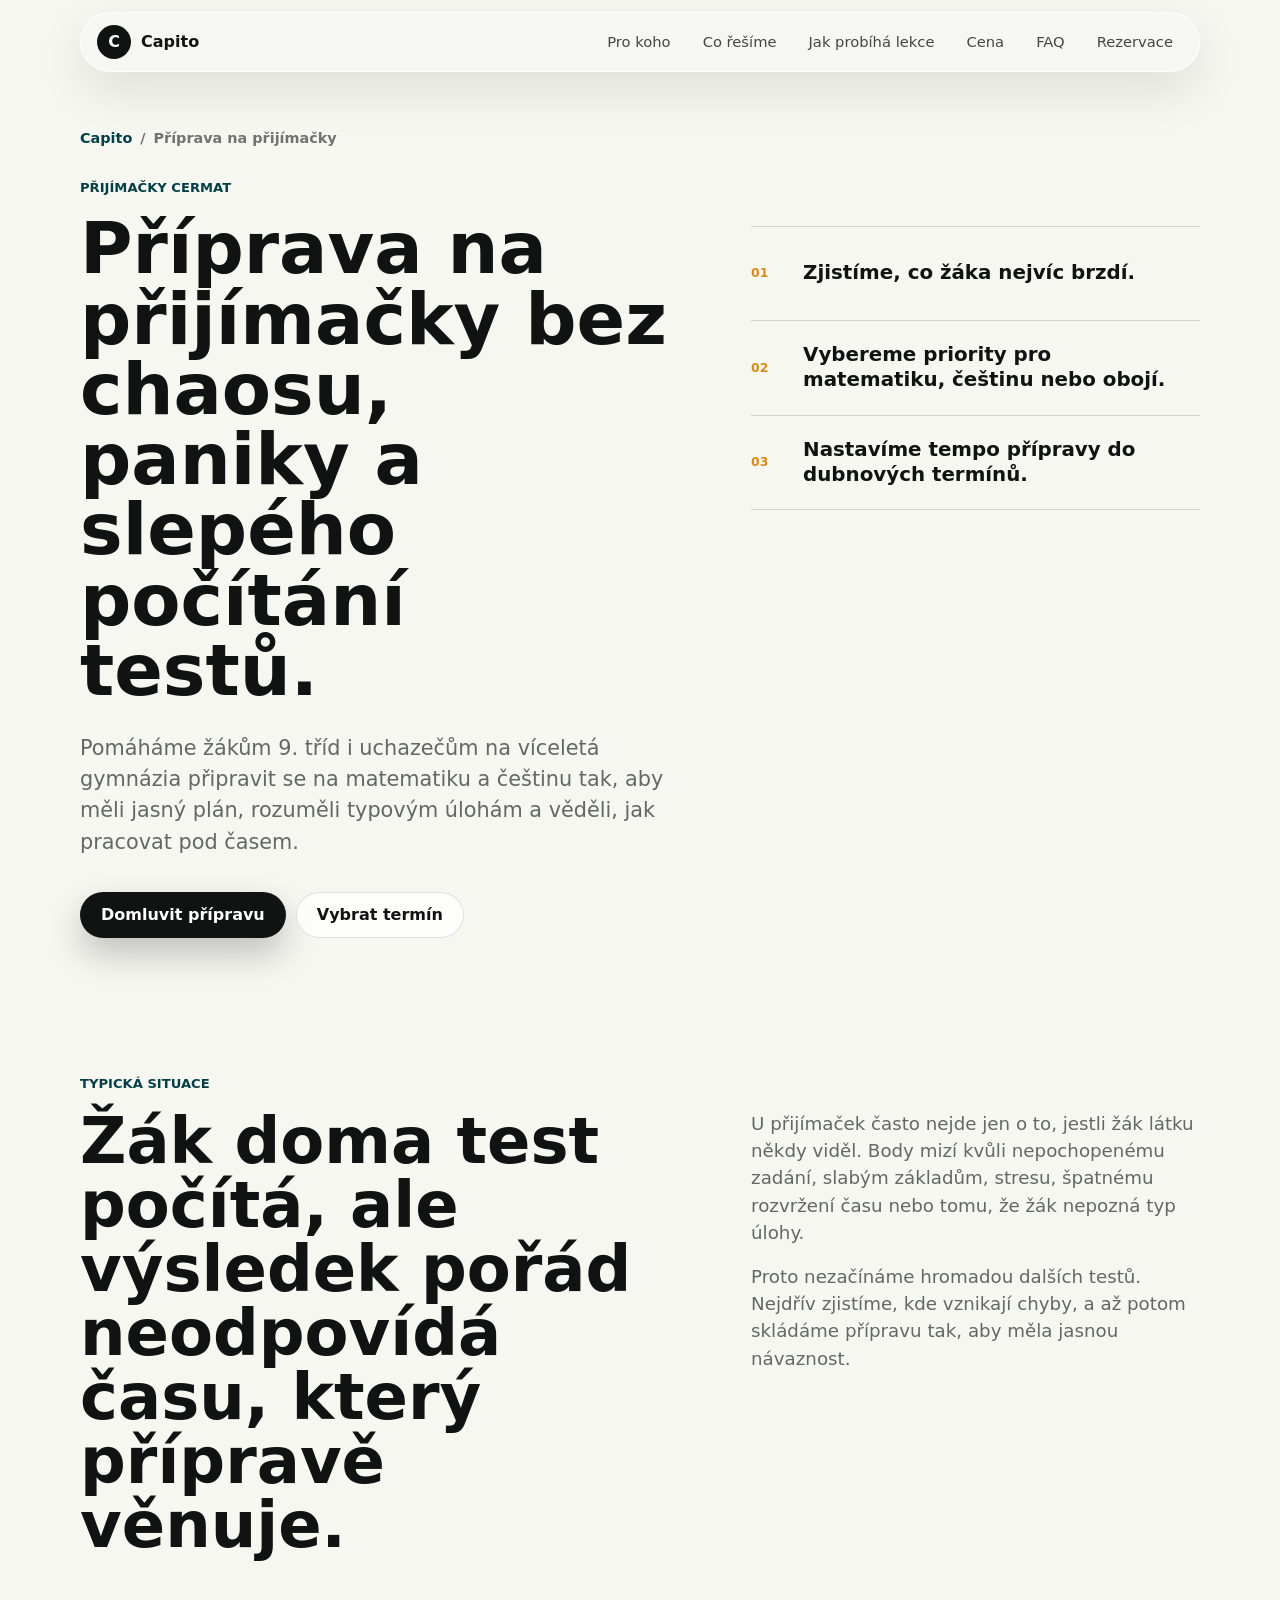
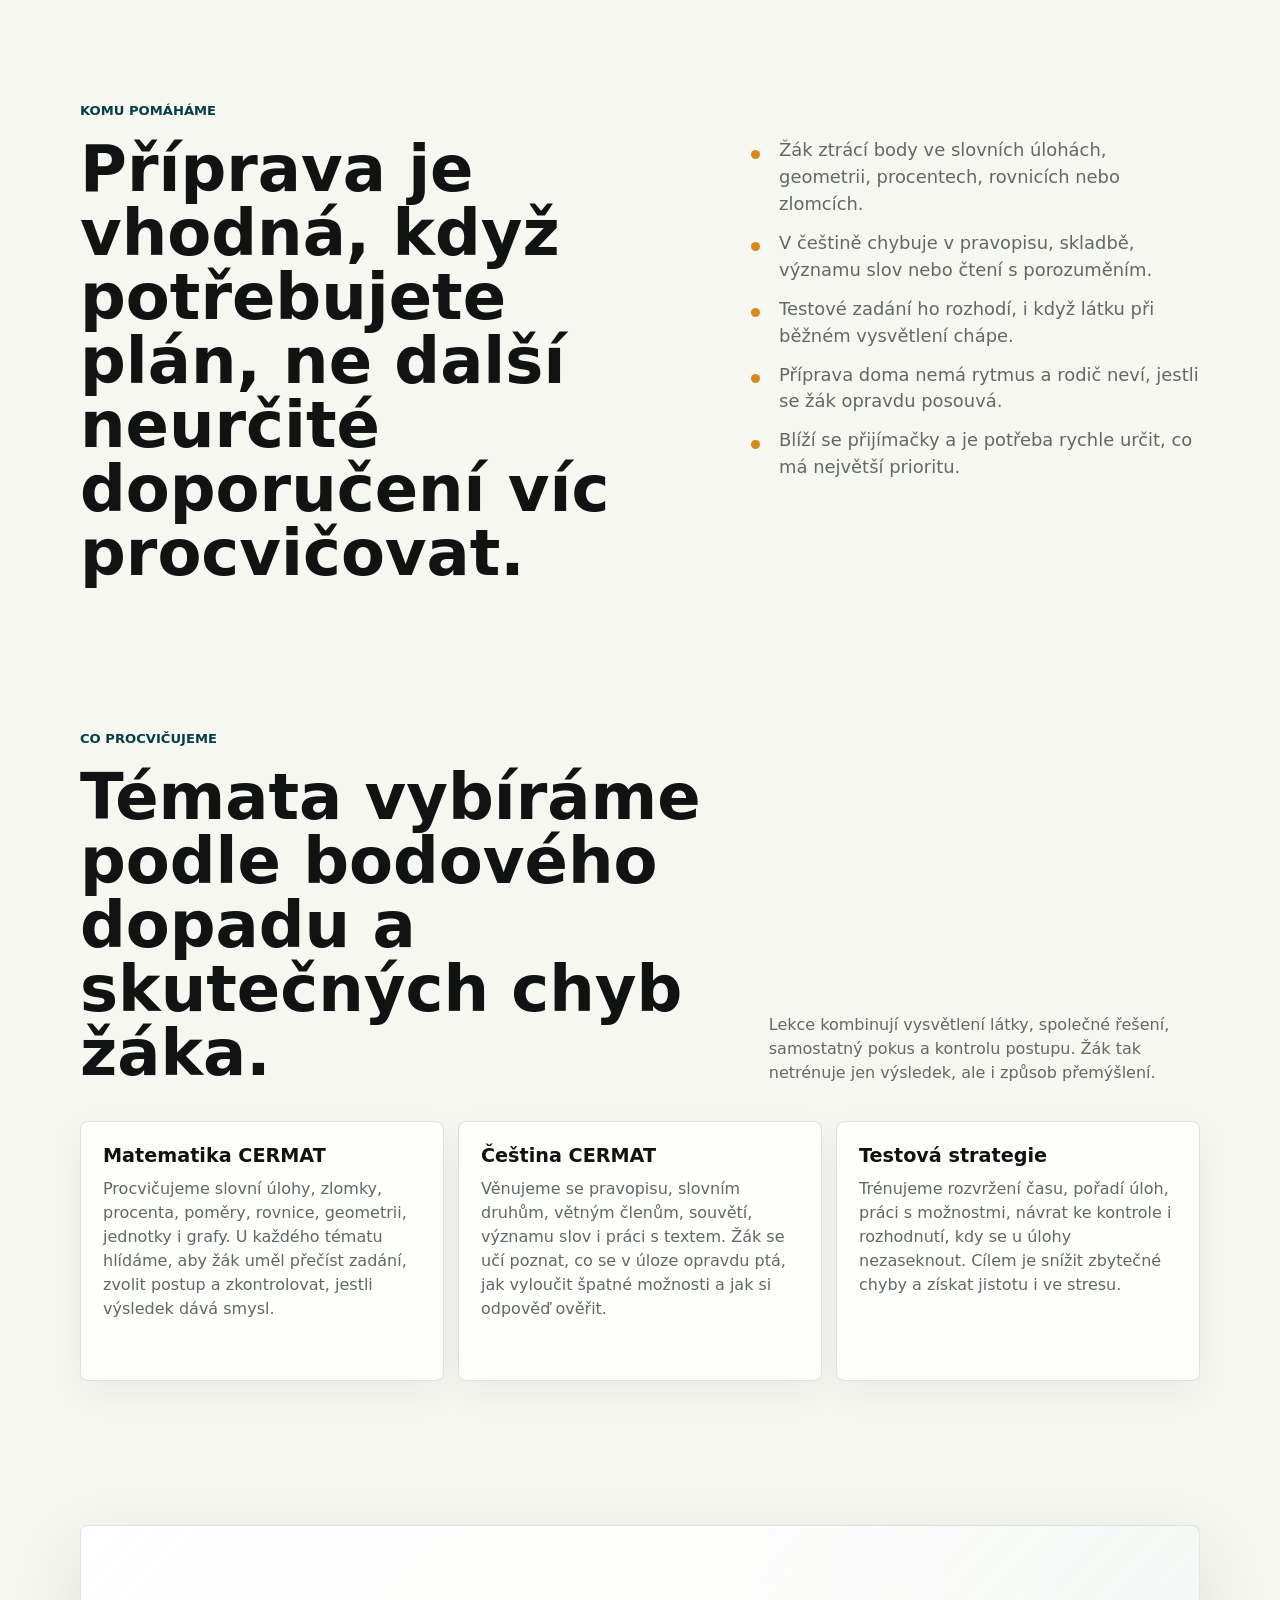
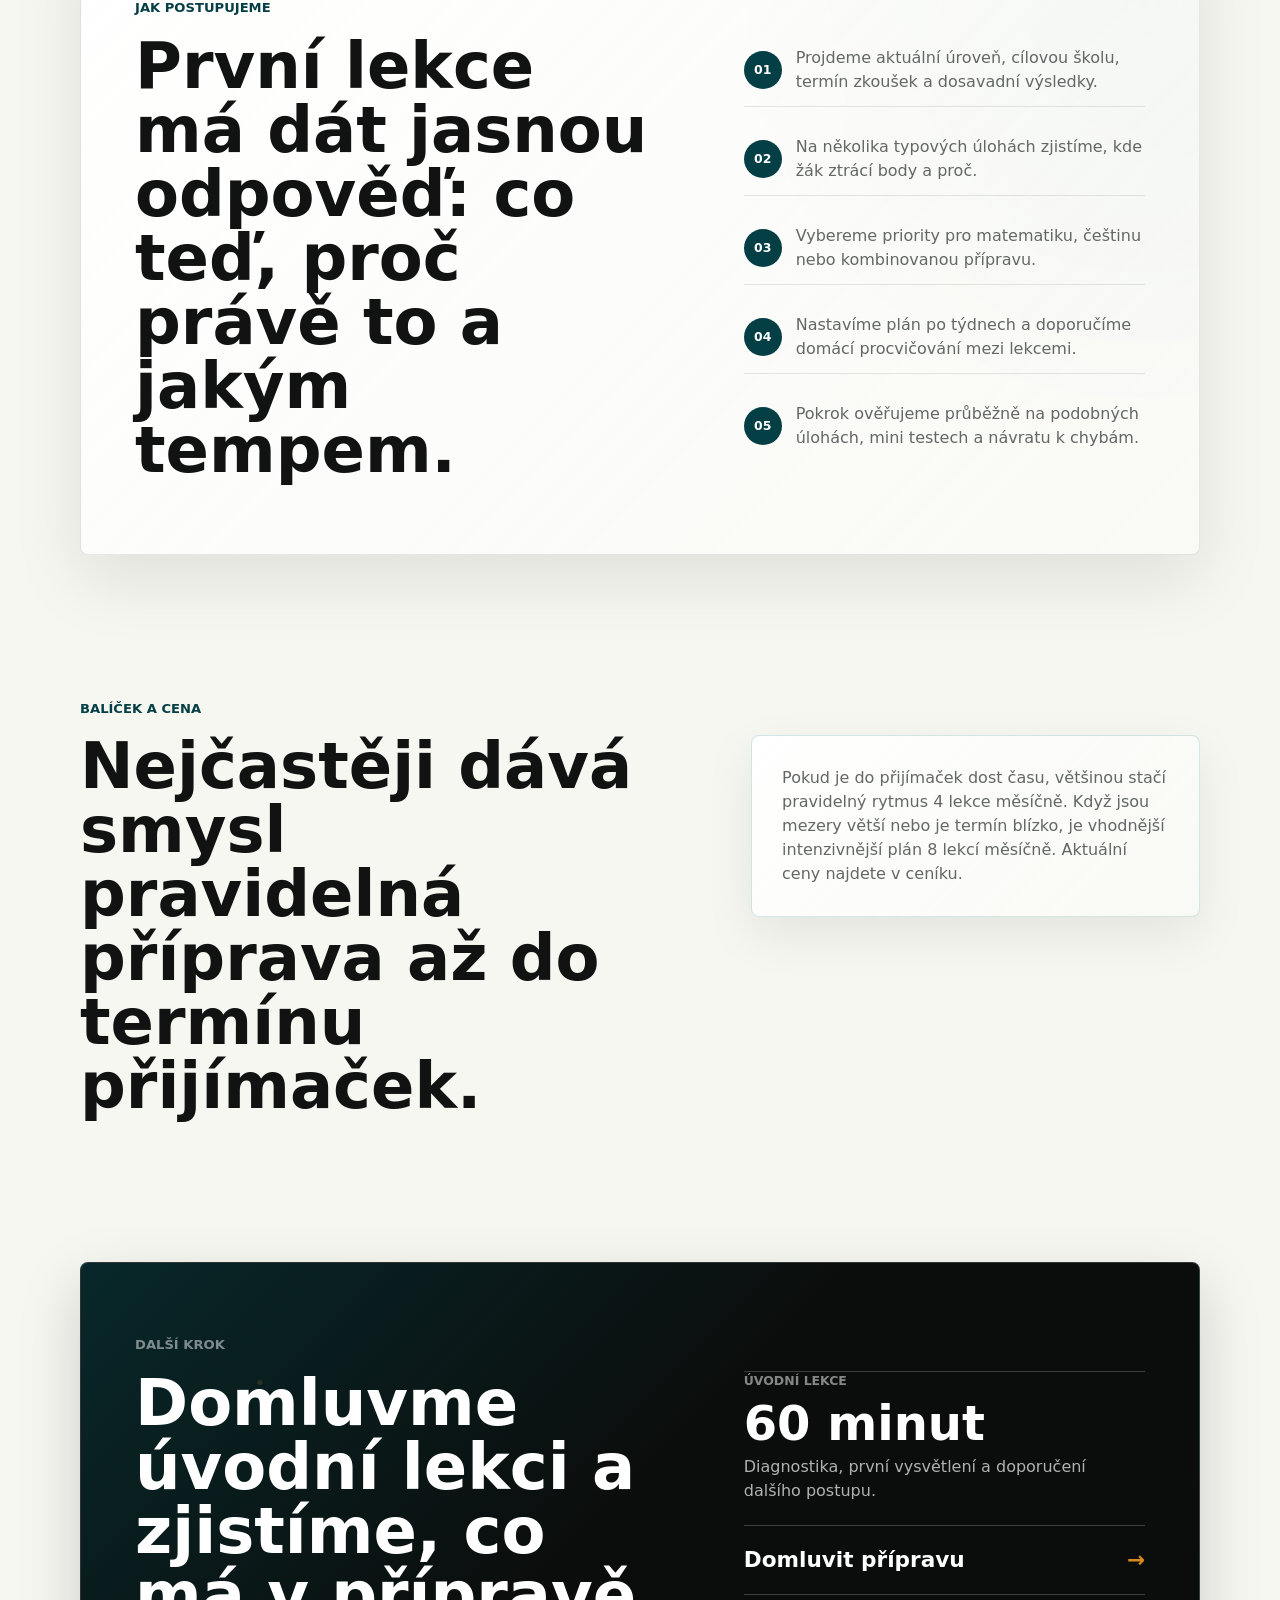
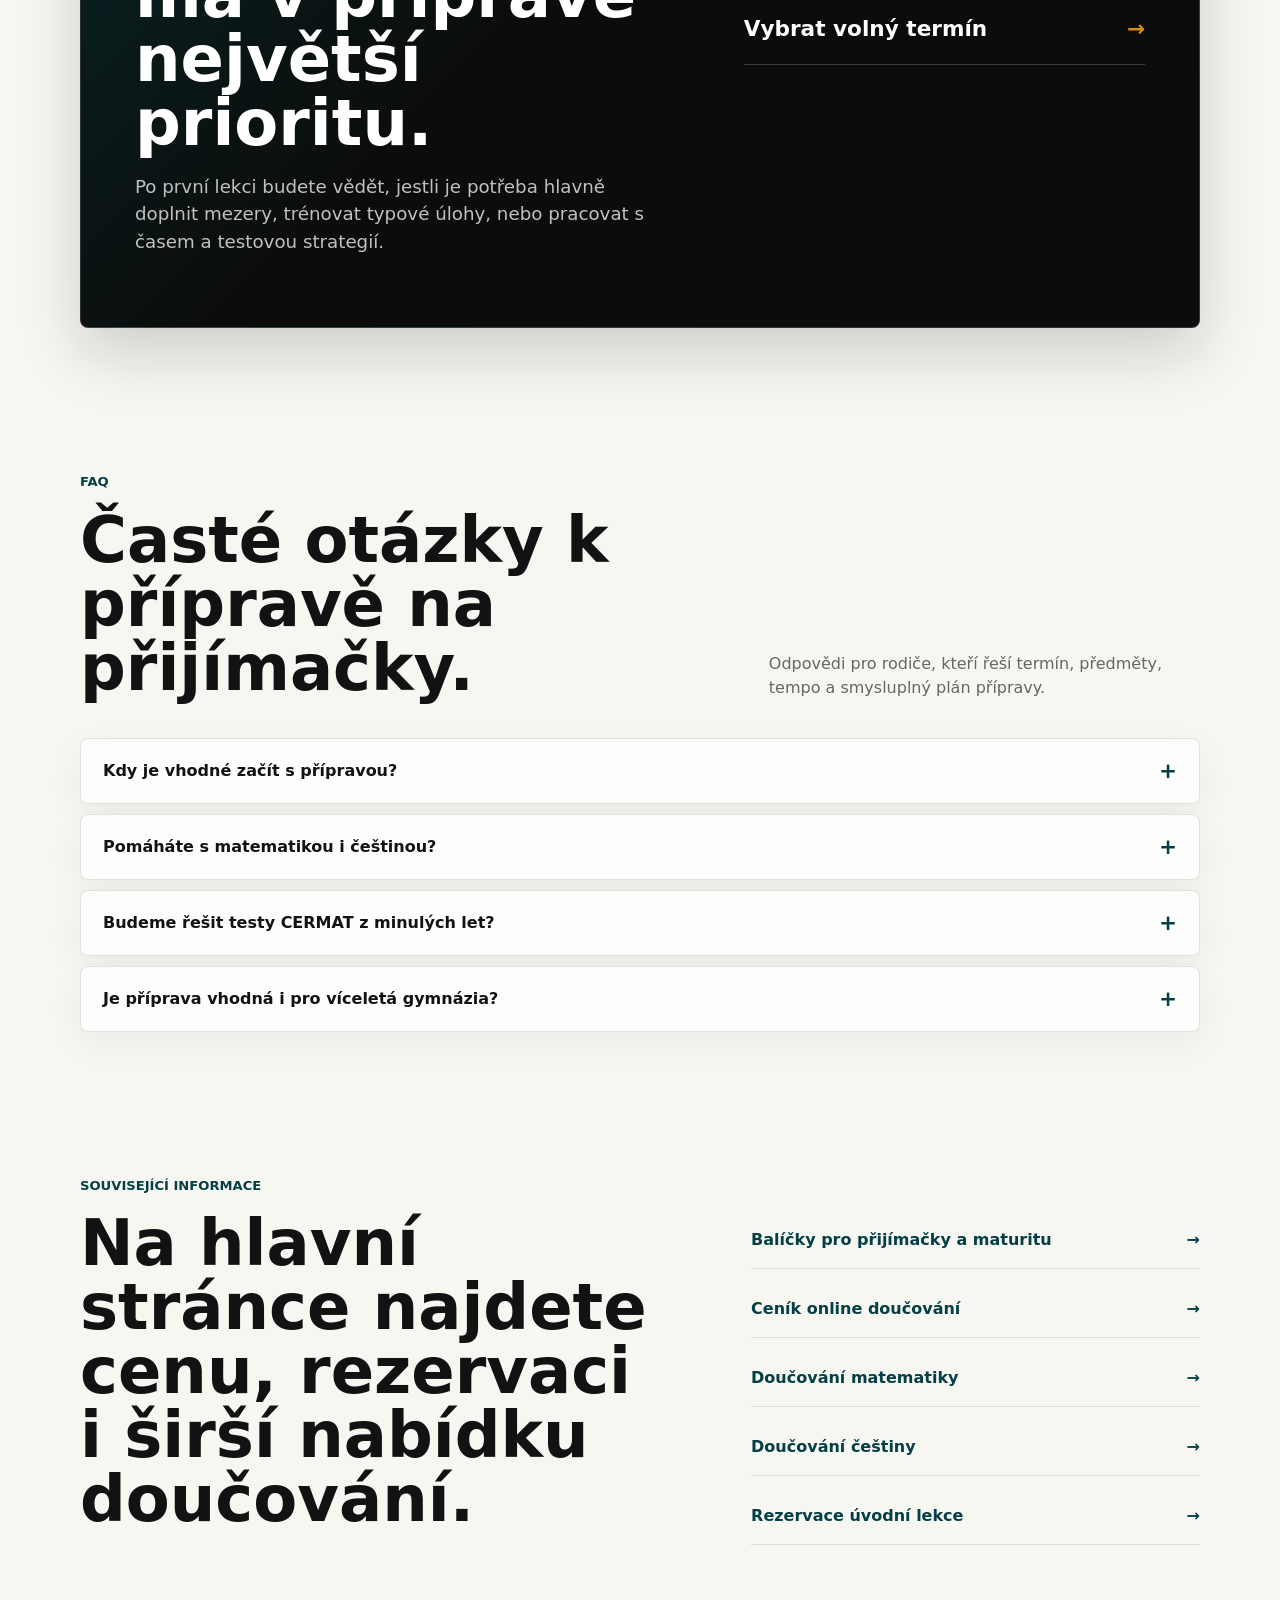
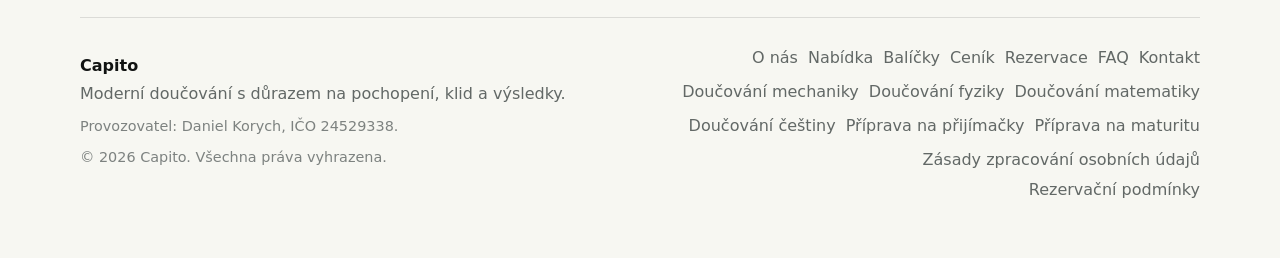
<file: priprava-na-prijimacky.html>
<!doctype html>
<html lang="cs">
  <head>
    <meta charset="utf-8" />
    <meta name="viewport" content="width=device-width, initial-scale=1" />
    <meta
      name="description"
      content="Online příprava na přijímačky CERMAT z matematiky a češtiny. Diagnostika, plán po týdnech, typové úlohy, práce s časem a jasná kontrola pokroku."
    />
    <meta name="robots" content="index,follow,max-image-preview:large" />
    <meta name="theme-color" content="#f7f7f2" />
    <meta name="author" content="Capito" />
    <link rel="canonical" href="https://www.doucovanicapito.cz/priprava-na-prijimacky.html" />
    <title>Příprava na přijímačky CERMAT online | Capito</title>
    <link rel="icon" href="assets/favicon.svg?v=2" type="image/svg+xml" />
    <meta property="og:locale" content="cs_CZ" />
    <meta property="og:type" content="website" />
    <meta property="og:site_name" content="Doučování Capito" />
    <meta property="og:title" content="Příprava na přijímačky CERMAT online | Capito" />
    <meta
      property="og:description"
      content="Systematická online příprava na přijímací zkoušky z matematiky a češtiny s plánem, typovými úlohami a kontrolou pokroku."
    />
    <meta property="og:url" content="https://www.doucovanicapito.cz/priprava-na-prijimacky.html" />
    <meta property="og:image" content="https://www.doucovanicapito.cz/assets/og-image.jpg" />
    <meta property="og:image:alt" content="Online příprava na přijímačky CERMAT s Doučováním Capito" />
    <meta property="og:image:type" content="image/jpeg" />
    <meta property="og:image:width" content="1200" />
    <meta property="og:image:height" content="630" />
    <meta name="twitter:card" content="summary_large_image" />
    <meta name="twitter:title" content="Příprava na přijímačky CERMAT online | Capito" />
    <meta
      name="twitter:description"
      content="Online příprava na přijímačky z matematiky a češtiny s diagnostikou, plánem a pravidelnou kontrolou pokroku."
    />
    <meta name="twitter:image" content="https://www.doucovanicapito.cz/assets/og-image.jpg" />
    <meta name="twitter:image:alt" content="Online příprava na přijímačky CERMAT s Doučováním Capito" />
    <link rel="stylesheet" href="styles.css" />
    <script type="application/ld+json">
      {
        "@context": "https://schema.org",
        "@graph": [
          {
            "@type": "WebSite",
            "@id": "https://www.doucovanicapito.cz/#website",
            "url": "https://www.doucovanicapito.cz/",
            "name": "Doučování Capito",
            "inLanguage": "cs-CZ",
            "publisher": { "@id": "https://www.doucovanicapito.cz/#organization" }
          },
          {
            "@type": ["Organization", "EducationalOrganization"],
            "@id": "https://www.doucovanicapito.cz/#organization",
            "name": "Doučování Capito",
            "url": "https://www.doucovanicapito.cz/",
            "logo": "https://www.doucovanicapito.cz/assets/favicon.svg",
            "telephone": "+420732619464",
            "email": "info@doucovanicapito.cz"
          },
          {
            "@type": "WebPage",
            "@id": "https://www.doucovanicapito.cz/priprava-na-prijimacky.html#webpage",
            "url": "https://www.doucovanicapito.cz/priprava-na-prijimacky.html",
            "name": "Příprava na přijímačky CERMAT online",
            "description": "Online příprava na přijímací zkoušky CERMAT z matematiky a českého jazyka s plánem a kontrolou pokroku.",
            "inLanguage": "cs-CZ",
            "isPartOf": { "@id": "https://www.doucovanicapito.cz/#website" },
            "about": { "@id": "https://www.doucovanicapito.cz/priprava-na-prijimacky.html#course" }
          },
          {
            "@type": "Course",
            "@id": "https://www.doucovanicapito.cz/priprava-na-prijimacky.html#course",
            "name": "Příprava na přijímačky CERMAT",
            "description": "Systematická online příprava na přijímací zkoušky z matematiky a češtiny.",
            "provider": { "@id": "https://www.doucovanicapito.cz/#organization" },
            "educationalLevel": "ZŠ"
          },
          {
            "@type": "FAQPage",
            "@id": "https://www.doucovanicapito.cz/priprava-na-prijimacky.html#faq",
            "mainEntity": [
              {
                "@type": "Question",
                "name": "Kdy je vhodné začít s přípravou na přijímačky?",
                "acceptedAnswer": {
                  "@type": "Answer",
                  "text": "Přijímačky na střední školy se běžně konají v dubnu. Pro většinu žáků je ideální začít v září nebo říjnu, tedy zhruba 6 až 7 měsíců před zkouškou. Je pak dost času najít mezery, vysvětlit slabá témata, postupně zrychlovat a přidat testy bez zbytečného stresu. Leden je ještě rozumný začátek pro cílenou přípravu, březen už bereme spíš jako intenzivní finiš zaměřený na nejdůležitější chyby a testovou strategii."
                }
              },
              {
                "@type": "Question",
                "name": "Pomáháte s matematikou i češtinou?",
                "acceptedAnswer": {
                  "@type": "Answer",
                  "text": "Ano. Přípravu nastavujeme podle toho, co žák potřebuje nejvíce. Někdo potřebuje hlavně matematiku, protože ho brzdí slovní úlohy, zlomky nebo geometrie. Jiný žák potřebuje víc češtinu, protože si není jistý v pravopisu, skladbě nebo porozumění textu. Často dává smysl i kombinace obou předmětů, aby příprava zůstala vyvážená."
                }
              },
              {
                "@type": "Question",
                "name": "Budeme řešit testy CERMAT z minulých let?",
                "acceptedAnswer": {
                  "@type": "Answer",
                  "text": "Ano, ale ne tak, že bychom jen jeden test za druhým počítali bez vysvětlení. Testy z minulých let používáme pro diagnostiku, nácvik práce s časem a ověření, jestli žák pozná typ úlohy. Když se objeví chyba, vrátíme se k látce, která za ní stojí, vysvětlíme postup a potom řešíme podobné úlohy znovu. Díky tomu test není jen kontrola výsledku, ale nástroj, který ukáže, co má smysl dál trénovat."
                }
              },
              {
                "@type": "Question",
                "name": "Je příprava vhodná i pro víceletá gymnázia?",
                "acceptedAnswer": {
                  "@type": "Answer",
                  "text": "Ano. U uchazečů na víceletá gymnázia je důležité přizpůsobit přípravu věku žáka, jeho pozornosti a tomu, jak zvládá samostatnou práci. Nepřetěžujeme ho jen dlouhými testy, ale střídáme vysvětlení, kratší úlohy, práci se zadáním a postupné budování jistoty. Rodič zároveň dostává jasnější přehled, co žákovi jde, kde potřebuje oporu a jak má vypadat domácí příprava mezi lekcemi."
                }
              }
            ]
          },
          {
            "@type": "BreadcrumbList",
            "@id": "https://www.doucovanicapito.cz/priprava-na-prijimacky.html#breadcrumbs",
            "itemListElement": [
              {
                "@type": "ListItem",
                "position": 1,
                "name": "Capito",
                "item": "https://www.doucovanicapito.cz/"
              },
              {
                "@type": "ListItem",
                "position": 2,
                "name": "Příprava na přijímačky",
                "item": "https://www.doucovanicapito.cz/priprava-na-prijimacky.html"
              }
            ]
          }
        ]
      }
    </script>
  </head>
  <body>
    <header class="site-header" data-header>
      <a class="brand" href="index.html#top" aria-label="Capito domů">
        <span class="brand-mark">C</span>
        <span>Capito</span>
      </a>

      <button class="menu-toggle" type="button" aria-expanded="false" aria-controls="site-nav" data-menu-toggle>
        <span class="sr-only">Menu</span>
        <span></span>
        <span></span>
      </button>

      <nav class="site-nav" id="site-nav" data-nav>
        <a href="#komu-pomahame">Pro koho</a>
        <a href="#co-resime">Co řešíme</a>
        <a href="#jak-probiha-lekce">Jak probíhá lekce</a>
        <a href="#cena">Cena</a>
        <a href="#faq">FAQ</a>
        <a href="#rezervace">Rezervace</a>
      </nav>
    </header>

    <main id="top" class="landing-page">
      <section class="section landing-hero" aria-labelledby="landing-title">
        <nav class="breadcrumb" aria-label="Drobečková navigace">
          <a href="index.html#top">Capito</a>
          <span>/</span>
          <span>Příprava na přijímačky</span>
        </nav>

        <div class="landing-hero-grid">
          <div>
            <div class="section-kicker">Přijímačky CERMAT</div>
            <h1 id="landing-title">Příprava na přijímačky bez chaosu, paniky a slepého počítání testů.</h1>
            <p class="landing-lead">
              Pomáháme žákům 9. tříd i uchazečům na víceletá gymnázia připravit se na matematiku
              a češtinu tak, aby měli jasný plán, rozuměli typovým úlohám a věděli, jak pracovat pod časem.
            </p>
            <div class="landing-actions">
              <a class="button primary" href="index.html#rezervace">Domluvit přípravu</a>
              <a class="button secondary" href="https://app.acuityscheduling.com/schedule.php?owner=40146834">Vybrat termín</a>
            </div>
          </div>

          <aside class="hero-facts" aria-label="Rychlé shrnutí přípravy">
            <div>
              <span>01</span>
              <strong>Zjistíme, co žáka nejvíc brzdí.</strong>
            </div>
            <div>
              <span>02</span>
              <strong>Vybereme priority pro matematiku, češtinu nebo obojí.</strong>
            </div>
            <div>
              <span>03</span>
              <strong>Nastavíme tempo přípravy do dubnových termínů.</strong>
            </div>
          </aside>
        </div>
      </section>

      <section class="section landing-section landing-split" aria-labelledby="situation-title">
        <div>
          <div class="section-kicker">Typická situace</div>
          <h2 id="situation-title">Žák doma test počítá, ale výsledek pořád neodpovídá času, který přípravě věnuje.</h2>
        </div>
        <div class="landing-copy">
          <p>
            U přijímaček často nejde jen o to, jestli žák látku někdy viděl. Body mizí kvůli nepochopenému
            zadání, slabým základům, stresu, špatnému rozvržení času nebo tomu, že žák nepozná typ úlohy.
          </p>
          <p>
            Proto nezačínáme hromadou dalších testů. Nejdřív zjistíme, kde vznikají chyby, a až potom
            skládáme přípravu tak, aby měla jasnou návaznost.
          </p>
        </div>
      </section>

      <section id="komu-pomahame" class="section landing-section landing-split" aria-labelledby="helps-title">
        <div>
          <div class="section-kicker">Komu pomáháme</div>
          <h2 id="helps-title">Příprava je vhodná, když potřebujete plán, ne další neurčité doporučení víc procvičovat.</h2>
        </div>
        <ul class="landing-list">
          <li>Žák ztrácí body ve slovních úlohách, geometrii, procentech, rovnicích nebo zlomcích.</li>
          <li>V češtině chybuje v pravopisu, skladbě, významu slov nebo čtení s porozuměním.</li>
          <li>Testové zadání ho rozhodí, i když látku při běžném vysvětlení chápe.</li>
          <li>Příprava doma nemá rytmus a rodič neví, jestli se žák opravdu posouvá.</li>
          <li>Blíží se přijímačky a je potřeba rychle určit, co má největší prioritu.</li>
        </ul>
      </section>

      <section id="co-resime" class="section landing-section" aria-labelledby="topics-title">
        <div class="section-heading">
          <div>
            <div class="section-kicker">Co procvičujeme</div>
            <h2 id="topics-title">Témata vybíráme podle bodového dopadu a skutečných chyb žáka.</h2>
          </div>
          <p>
            Lekce kombinují vysvětlení látky, společné řešení, samostatný pokus a kontrolu postupu.
            Žák tak netrénuje jen výsledek, ale i způsob přemýšlení.
          </p>
        </div>

        <div class="landing-cards">
          <article class="landing-card">
            <h3>Matematika CERMAT</h3>
            <p>
              Procvičujeme slovní úlohy, zlomky, procenta, poměry, rovnice, geometrii, jednotky i grafy.
              U každého tématu hlídáme, aby žák uměl přečíst zadání, zvolit postup a zkontrolovat,
              jestli výsledek dává smysl.
            </p>
          </article>
          <article class="landing-card">
            <h3>Čeština CERMAT</h3>
            <p>
              Věnujeme se pravopisu, slovním druhům, větným členům, souvětí, významu slov i práci s textem.
              Žák se učí poznat, co se v úloze opravdu ptá, jak vyloučit špatné možnosti a jak si
              odpověď ověřit.
            </p>
          </article>
          <article class="landing-card">
            <h3>Testová strategie</h3>
            <p>
              Trénujeme rozvržení času, pořadí úloh, práci s možnostmi, návrat ke kontrole i rozhodnutí,
              kdy se u úlohy nezaseknout. Cílem je snížit zbytečné chyby a získat jistotu i ve stresu.
            </p>
          </article>
        </div>
      </section>

      <section id="jak-probiha-lekce" class="section landing-section landing-split landing-process-feature" aria-labelledby="process-title">
        <div>
          <div class="section-kicker">Jak postupujeme</div>
          <h2 id="process-title">První lekce má dát jasnou odpověď: co teď, proč právě to a jakým tempem.</h2>
        </div>
        <ol class="landing-steps">
          <li>Projdeme aktuální úroveň, cílovou školu, termín zkoušek a dosavadní výsledky.</li>
          <li>Na několika typových úlohách zjistíme, kde žák ztrácí body a proč.</li>
          <li>Vybereme priority pro matematiku, češtinu nebo kombinovanou přípravu.</li>
          <li>Nastavíme plán po týdnech a doporučíme domácí procvičování mezi lekcemi.</li>
          <li>Pokrok ověřujeme průběžně na podobných úlohách, mini testech a návratu k chybám.</li>
        </ol>
      </section>

      <section id="cena" class="section landing-section landing-split" aria-labelledby="package-title">
        <div>
          <div class="section-kicker">Balíček a cena</div>
          <h2 id="package-title">Nejčastěji dává smysl pravidelná příprava až do termínu přijímaček.</h2>
        </div>
        <div class="landing-note">
          <p>
            Pokud je do přijímaček dost času, většinou stačí pravidelný rytmus 4 lekce měsíčně.
            Když jsou mezery větší nebo je termín blízko, je vhodnější intenzivnější plán 8 lekcí měsíčně.
            Aktuální ceny najdete v <a href="index.html#cenik">ceníku</a>.
          </p>
        </div>
      </section>

      <section id="rezervace" class="landing-cta" aria-labelledby="cta-title">
        <div>
          <div class="section-kicker">Další krok</div>
          <h2 id="cta-title">Domluvme úvodní lekci a zjistíme, co má v přípravě největší prioritu.</h2>
          <p>
            Po první lekci budete vědět, jestli je potřeba hlavně doplnit mezery, trénovat typové úlohy,
            nebo pracovat s časem a testovou strategií.
          </p>
        </div>
        <aside class="cta-choice" aria-label="Rezervace přípravy">
          <div class="cta-choice-copy">
            <span>Úvodní lekce</span>
            <strong>60 minut</strong>
            <small>Diagnostika, první vysvětlení a doporučení dalšího postupu.</small>
          </div>
          <a class="cta-choice-link" href="index.html#rezervace">Domluvit přípravu</a>
          <a class="cta-choice-link" href="https://app.acuityscheduling.com/schedule.php?owner=40146834">Vybrat volný termín</a>
        </aside>
      </section>

      <section class="section landing-section faq" id="faq" aria-labelledby="faq-title">
        <div class="section-heading">
          <div>
            <div class="section-kicker">FAQ</div>
            <h2 id="faq-title">Časté otázky k přípravě na přijímačky.</h2>
          </div>
          <p>Odpovědi pro rodiče, kteří řeší termín, předměty, tempo a smysluplný plán přípravy.</p>
        </div>

        <div class="faq-list">
          <details>
            <summary>Kdy je vhodné začít s přípravou?</summary>
            <p>
              Přijímačky na střední školy se běžně konají v dubnu. Pro většinu žáků je ideální začít
              v září nebo říjnu, tedy zhruba 6 až 7 měsíců před zkouškou. Je pak dost času najít mezery,
              vysvětlit slabá témata, postupně zrychlovat a přidat testy bez zbytečného stresu. Leden je
              ještě rozumný začátek pro cílenou přípravu, březen už bereme spíš jako intenzivní finiš
              zaměřený na nejdůležitější chyby a testovou strategii.
            </p>
          </details>
          <details>
            <summary>Pomáháte s matematikou i češtinou?</summary>
            <p>
              Ano. Přípravu nastavujeme podle toho, co žák potřebuje nejvíce. Někdo potřebuje hlavně
              matematiku, protože ho brzdí slovní úlohy, zlomky nebo geometrie. Jiný žák potřebuje víc
              češtinu, protože si není jistý v pravopisu, skladbě nebo porozumění textu. Často dává smysl
              i kombinace obou předmětů, aby příprava zůstala vyvážená.
            </p>
          </details>
          <details>
            <summary>Budeme řešit testy CERMAT z minulých let?</summary>
            <p>
              Ano, ale ne tak, že bychom jen jeden test za druhým počítali bez vysvětlení. Testy z minulých let
              používáme pro diagnostiku, nácvik práce s časem a ověření, jestli žák pozná typ úlohy.
              Když se objeví chyba, vrátíme se k látce, která za ní stojí, vysvětlíme postup a potom řešíme
              podobné úlohy znovu. Díky tomu test není jen kontrola výsledku, ale nástroj, který ukáže,
              co má smysl dál trénovat.
            </p>
          </details>
          <details>
            <summary>Je příprava vhodná i pro víceletá gymnázia?</summary>
            <p>
              Ano. U uchazečů na víceletá gymnázia je důležité přizpůsobit přípravu věku žáka, jeho pozornosti
              a tomu, jak zvládá samostatnou práci. Nepřetěžujeme ho jen dlouhými testy, ale střídáme vysvětlení,
              kratší úlohy, práci se zadáním a postupné budování jistoty. Rodič zároveň dostává jasnější přehled,
              co žákovi jde, kde potřebuje oporu a jak má vypadat domácí příprava mezi lekcemi.
            </p>
          </details>
        </div>
      </section>

      <section class="section landing-section landing-split" aria-labelledby="related-title">
        <div>
          <div class="section-kicker">Související informace</div>
          <h2 id="related-title">Na hlavní stránce najdete cenu, rezervaci i širší nabídku doučování.</h2>
        </div>
        <nav class="related-links" aria-label="Související části webu">
          <a href="index.html#balicky">Balíčky pro přijímačky a maturitu</a>
          <a href="index.html#cenik">Ceník online doučování</a>
          <a href="doucovani-matematiky.html">Doučování matematiky</a>
          <a href="doucovani-cestiny.html">Doučování češtiny</a>
          <a href="index.html#rezervace">Rezervace úvodní lekce</a>
        </nav>
      </section>
    </main>

    <footer class="site-footer">
      <div>
        <strong>Capito</strong>
        <span>Moderní doučování s důrazem na pochopení, klid a výsledky.</span>
        <small class="footer-legal">Provozovatel: Daniel Korych, IČO 24529338.</small>
        <small class="footer-legal">© 2026 Capito. Všechna práva vyhrazena.</small>
      </div>
      <nav aria-label="Patička">
        <a href="o-nas.html">O nás</a>
        <a href="index.html#nabidka">Nabídka</a>
        <a href="index.html#balicky">Balíčky</a>
        <a href="index.html#cenik">Ceník</a>
        <a href="index.html#rezervace">Rezervace</a>
        <a href="index.html#faq">FAQ</a>
        <a href="index.html#kontakt">Kontakt</a>
        <span class="footer-service-links">
          <a href="doucovani-mechaniky.html">Doučování mechaniky</a>
          <a href="doucovani-fyziky.html">Doučování fyziky</a>
          <a href="doucovani-matematiky.html">Doučování matematiky</a>
          <a href="doucovani-cestiny.html">Doučování češtiny</a>
          <a href="priprava-na-prijimacky.html">Příprava na přijímačky</a>
          <a href="priprava-na-maturitu.html">Příprava na maturitu</a>
        </span>
        <span class="footer-legal-links">
          <a href="zasady-zpracovani-osobnich-udaju.html">Zásady zpracování osobních údajů</a>
          <a href="rezervacni-a-storno-podminky.html">Rezervační podmínky</a>
        </span>
      </nav>
    </footer>

    <script src="script.js" defer></script>
  </body>
</html>
</file>
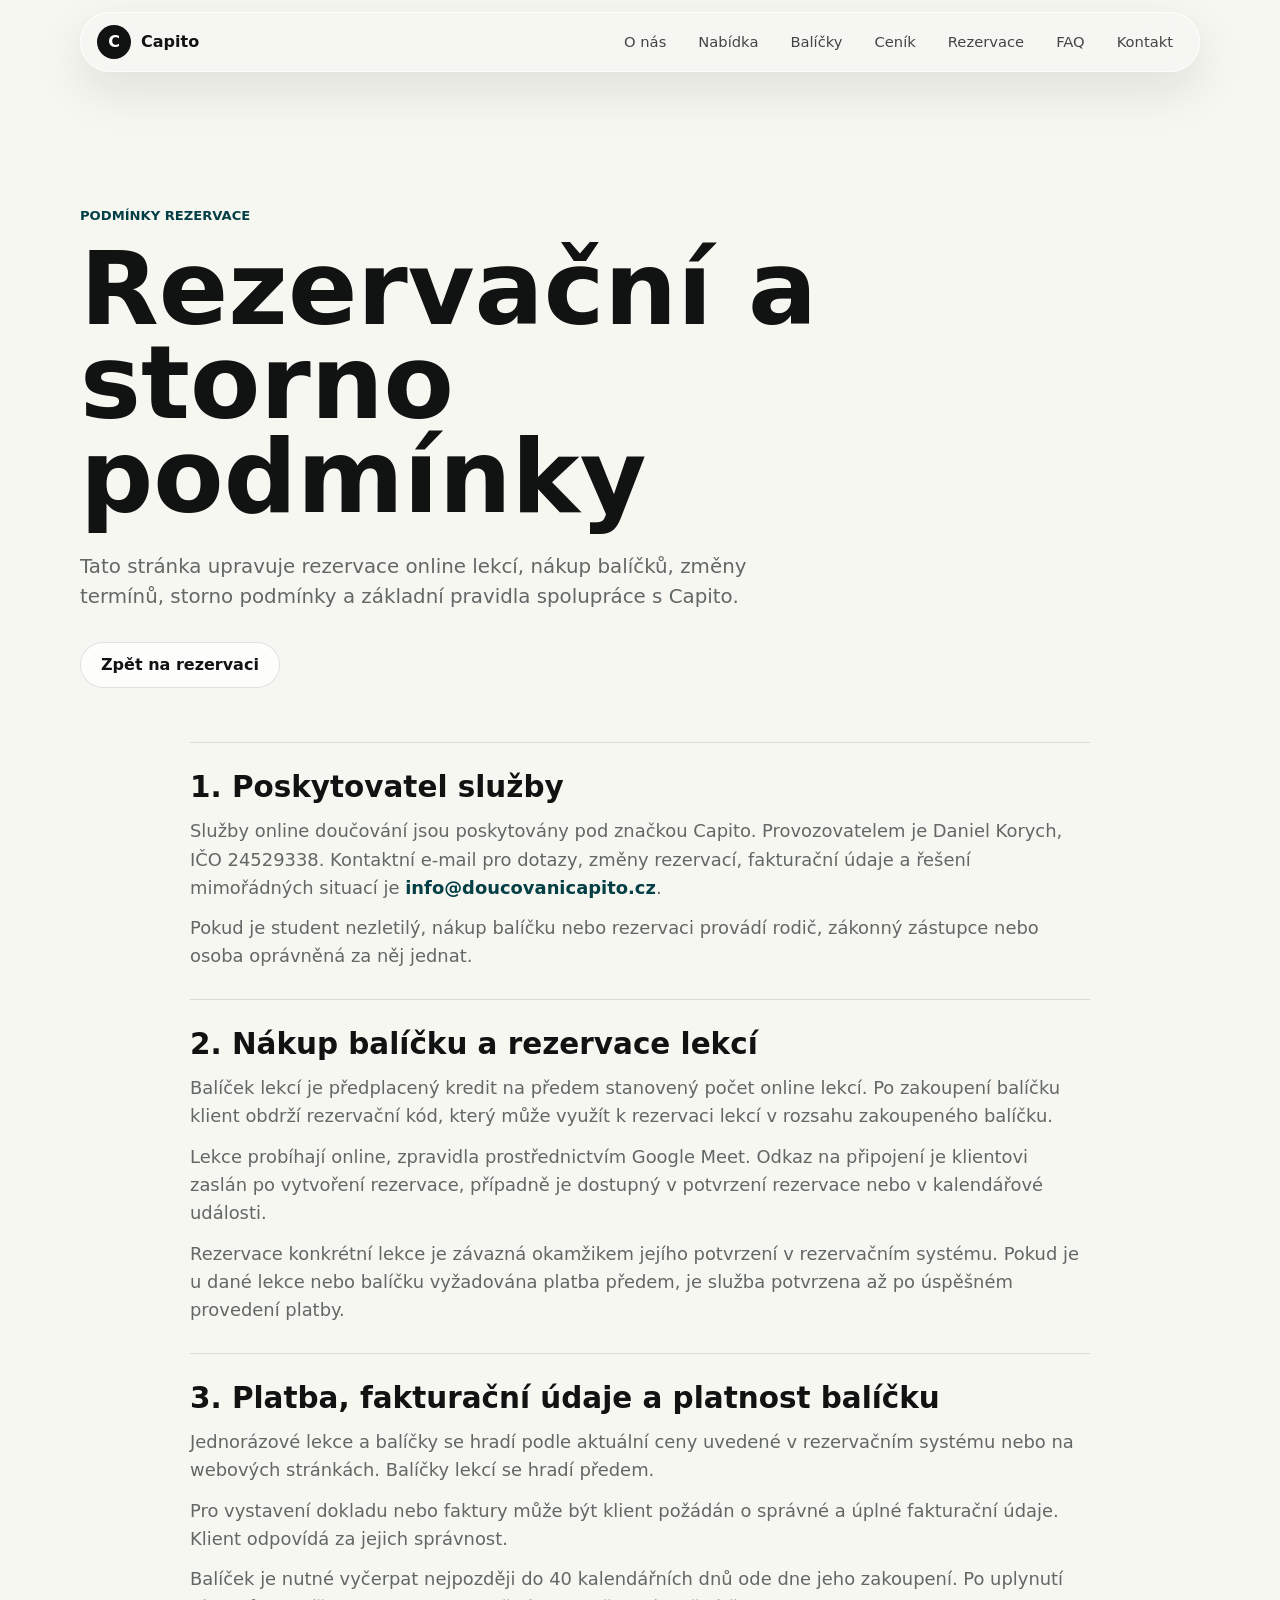
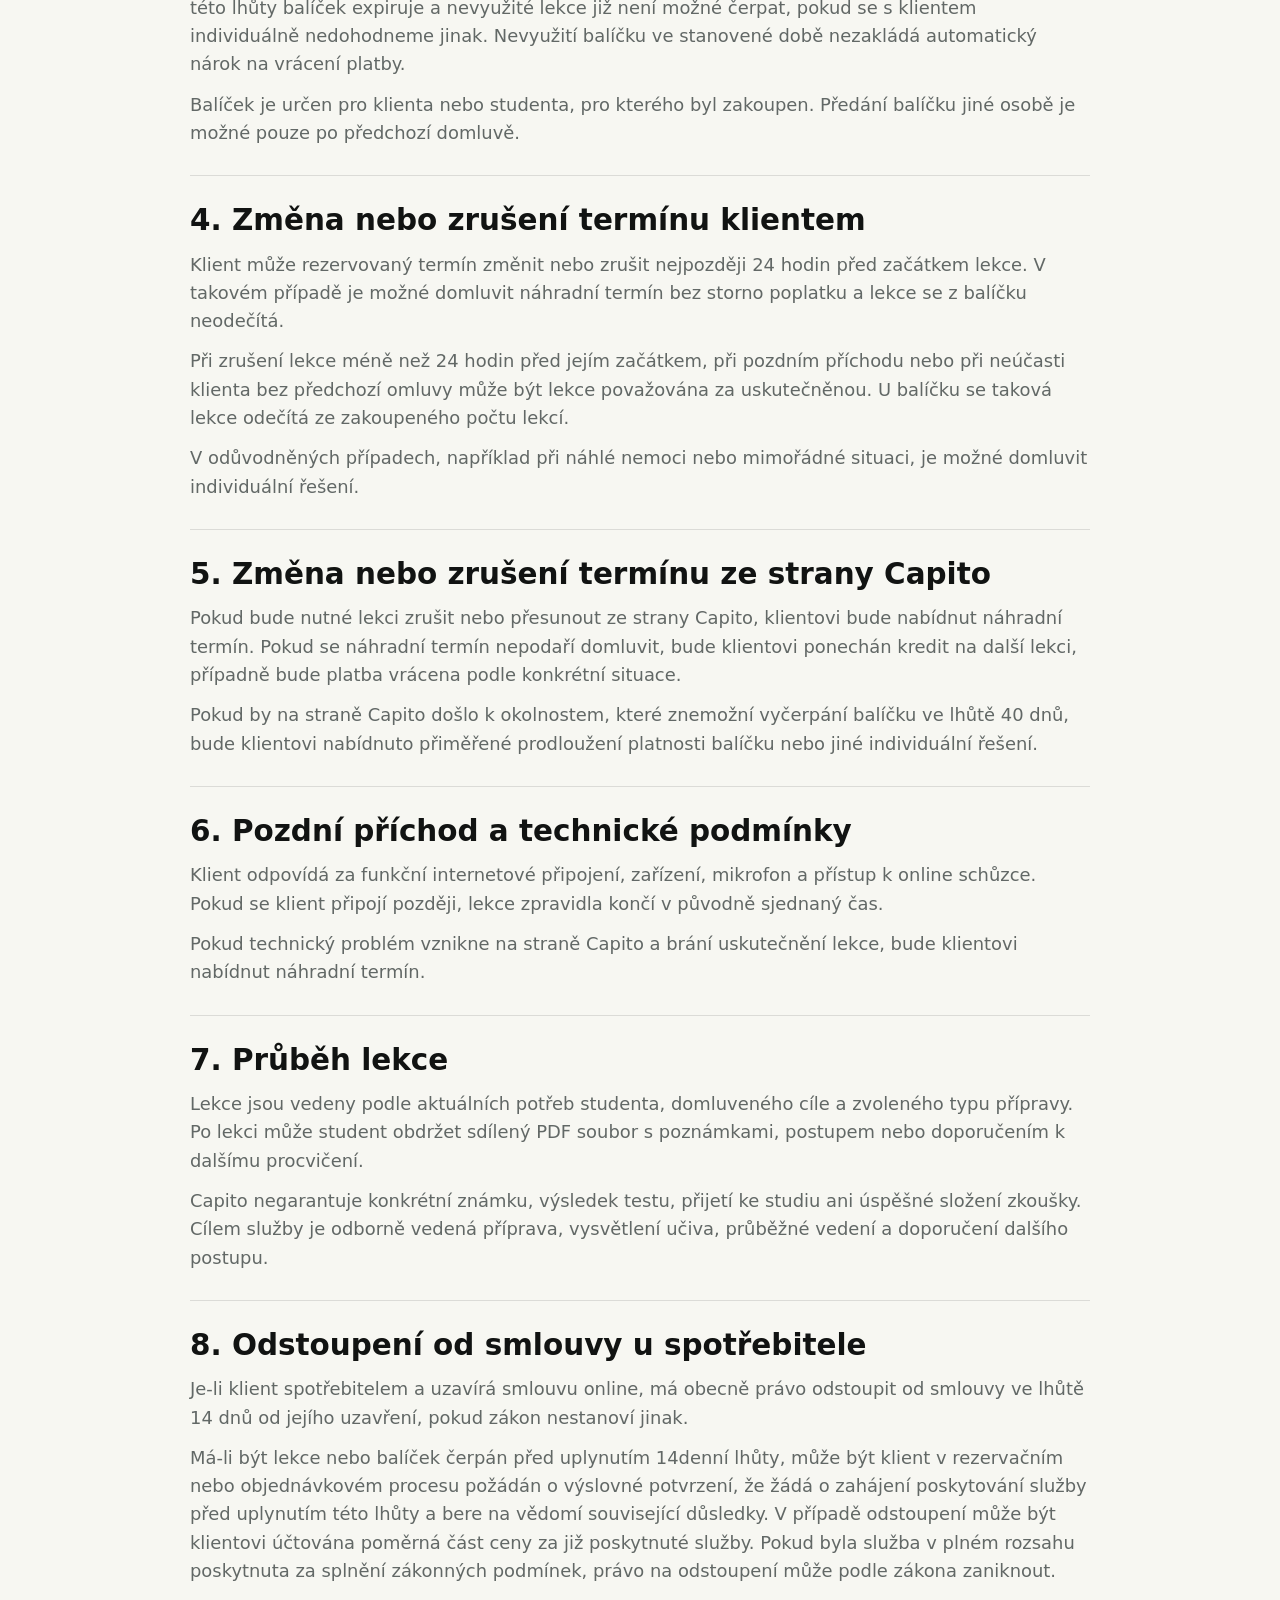
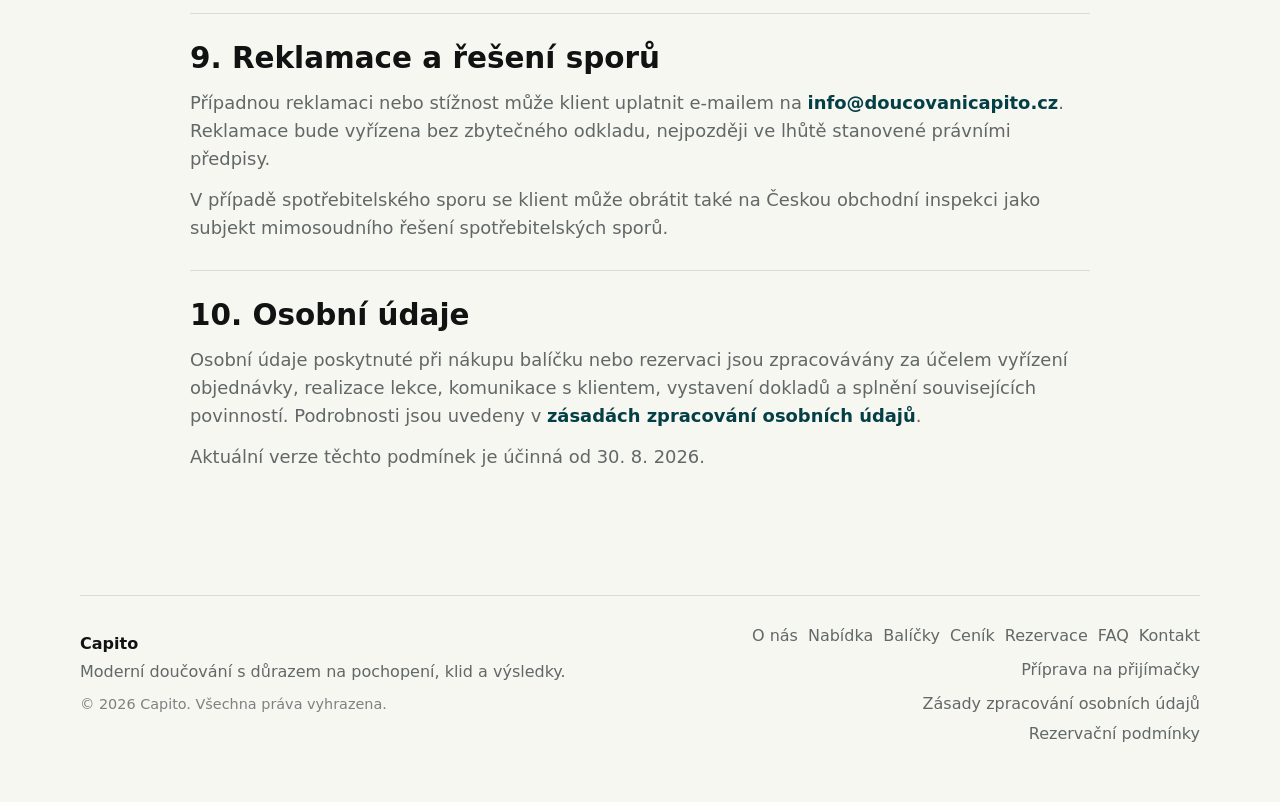
<file: rezervacni-a-storno-podminky.html>
<!doctype html>
<html lang="cs">
  <head>
    <meta charset="utf-8" />
    <meta name="viewport" content="width=device-width, initial-scale=1" />
    <meta
      name="description"
      content="Rezervační a storno podmínky Capito pro online doučování, nákup balíčků lekcí, změny termínů a reklamace."
    />
    <meta name="robots" content="index,follow" />
    <meta name="theme-color" content="#f7f7f2" />
    <link rel="canonical" href="https://www.doucovanicapito.cz/rezervacni-a-storno-podminky.html" />
    <title>Rezervační a storno podmínky | Capito</title>
    <link rel="icon" href="assets/favicon.svg?v=2" type="image/svg+xml" />
    <meta property="og:locale" content="cs_CZ" />
    <meta property="og:type" content="article" />
    <meta property="og:site_name" content="Capito" />
    <meta property="og:title" content="Rezervační a storno podmínky | Capito" />
    <meta
      property="og:description"
      content="Podmínky rezervace online lekcí, nákupu balíčků, změn termínů, storna a reklamací u Capito."
    />
    <meta property="og:url" content="https://www.doucovanicapito.cz/rezervacni-a-storno-podminky.html" />
    <meta property="og:image" content="https://www.doucovanicapito.cz/assets/og-image.jpg" />
    <meta property="og:image:type" content="image/jpeg" />
    <meta property="og:image:width" content="1200" />
    <meta property="og:image:height" content="630" />
    <link rel="stylesheet" href="styles.css" />
  </head>
  <body>
    <header class="site-header" data-header>
      <a class="brand" href="index.html#top" aria-label="Capito domů">
        <span class="brand-mark">C</span>
        <span>Capito</span>
      </a>

      <button class="menu-toggle" type="button" aria-expanded="false" aria-controls="site-nav" data-menu-toggle>
        <span class="sr-only">Menu</span>
        <span></span>
        <span></span>
      </button>

      <nav class="site-nav" id="site-nav" data-nav>
        <a href="o-nas.html">O nás</a>
        <a href="index.html#nabidka">Nabídka</a>
        <a href="index.html#balicky">Balíčky</a>
        <a href="index.html#cenik">Ceník</a>
        <a href="index.html#rezervace">Rezervace</a>
        <a href="index.html#faq">FAQ</a>
        <a href="index.html#kontakt">Kontakt</a>
      </nav>
    </header>

    <main id="top" class="legal-page">
      <section class="section legal-hero" aria-labelledby="terms-title">
        <div class="section-kicker">Podmínky rezervace</div>
        <h1 id="terms-title">Rezervační a storno podmínky</h1>
        <p>
          Tato stránka upravuje rezervace online lekcí, nákup balíčků, změny termínů,
          storno podmínky a základní pravidla spolupráce s Capito.
        </p>
        <a class="button secondary" href="index.html#rezervace">Zpět na rezervaci</a>
      </section>

      <section class="section legal-content" aria-label="Rezervační a storno podmínky">
        <article>
          <h2>1. Poskytovatel služby</h2>
          <p>
            Služby online doučování jsou poskytovány pod značkou Capito. Provozovatelem je Daniel Korych,
            IČO 24529338. Kontaktní e-mail pro dotazy, změny rezervací, fakturační údaje a řešení
            mimořádných situací je <a href="mailto:info@doucovanicapito.cz">info@doucovanicapito.cz</a>.
          </p>
          <p>
            Pokud je student nezletilý, nákup balíčku nebo rezervaci provádí rodič, zákonný zástupce
            nebo osoba oprávněná za něj jednat.
          </p>
        </article>

        <article>
          <h2>2. Nákup balíčku a rezervace lekcí</h2>
          <p>
            Balíček lekcí je předplacený kredit na předem stanovený počet online lekcí. Po zakoupení
            balíčku klient obdrží rezervační kód, který může využít k rezervaci lekcí v rozsahu
            zakoupeného balíčku.
          </p>
          <p>
            Lekce probíhají online, zpravidla prostřednictvím Google Meet. Odkaz na připojení je klientovi
            zaslán po vytvoření rezervace, případně je dostupný v potvrzení rezervace nebo v kalendářové
            události.
          </p>
          <p>
            Rezervace konkrétní lekce je závazná okamžikem jejího potvrzení v rezervačním systému. Pokud je
            u dané lekce nebo balíčku vyžadována platba předem, je služba potvrzena až po úspěšném provedení
            platby.
          </p>
        </article>

        <article>
          <h2>3. Platba, fakturační údaje a platnost balíčku</h2>
          <p>
            Jednorázové lekce a balíčky se hradí podle aktuální ceny uvedené v rezervačním systému nebo
            na webových stránkách. Balíčky lekcí se hradí předem.
          </p>
          <p>
            Pro vystavení dokladu nebo faktury může být klient požádán o správné a úplné fakturační údaje.
            Klient odpovídá za jejich správnost.
          </p>
          <p>
            Balíček je nutné vyčerpat nejpozději do 40 kalendářních dnů ode dne jeho zakoupení. Po uplynutí
            této lhůty balíček expiruje a nevyužité lekce již není možné čerpat, pokud se s klientem
            individuálně nedohodneme jinak. Nevyužití balíčku ve stanovené době nezakládá automatický nárok
            na vrácení platby.
          </p>
          <p>
            Balíček je určen pro klienta nebo studenta, pro kterého byl zakoupen. Předání balíčku jiné osobě
            je možné pouze po předchozí domluvě.
          </p>
        </article>

        <article>
          <h2>4. Změna nebo zrušení termínu klientem</h2>
          <p>
            Klient může rezervovaný termín změnit nebo zrušit nejpozději 24 hodin před začátkem lekce.
            V takovém případě je možné domluvit náhradní termín bez storno poplatku a lekce se z balíčku
            neodečítá.
          </p>
          <p>
            Při zrušení lekce méně než 24 hodin před jejím začátkem, při pozdním příchodu nebo při neúčasti
            klienta bez předchozí omluvy může být lekce považována za uskutečněnou. U balíčku se taková
            lekce odečítá ze zakoupeného počtu lekcí.
          </p>
          <p>
            V odůvodněných případech, například při náhlé nemoci nebo mimořádné situaci, je možné domluvit
            individuální řešení.
          </p>
        </article>

        <article>
          <h2>5. Změna nebo zrušení termínu ze strany Capito</h2>
          <p>
            Pokud bude nutné lekci zrušit nebo přesunout ze strany Capito, klientovi bude nabídnut náhradní
            termín. Pokud se náhradní termín nepodaří domluvit, bude klientovi ponechán kredit na další lekci,
            případně bude platba vrácena podle konkrétní situace.
          </p>
          <p>
            Pokud by na straně Capito došlo k okolnostem, které znemožní vyčerpání balíčku ve lhůtě 40 dnů,
            bude klientovi nabídnuto přiměřené prodloužení platnosti balíčku nebo jiné individuální řešení.
          </p>
        </article>

        <article>
          <h2>6. Pozdní příchod a technické podmínky</h2>
          <p>
            Klient odpovídá za funkční internetové připojení, zařízení, mikrofon a přístup k online schůzce.
            Pokud se klient připojí později, lekce zpravidla končí v původně sjednaný čas.
          </p>
          <p>
            Pokud technický problém vznikne na straně Capito a brání uskutečnění lekce, bude klientovi
            nabídnut náhradní termín.
          </p>
        </article>

        <article>
          <h2>7. Průběh lekce</h2>
          <p>
            Lekce jsou vedeny podle aktuálních potřeb studenta, domluveného cíle a zvoleného typu přípravy.
            Po lekci může student obdržet sdílený PDF soubor s poznámkami, postupem nebo doporučením
            k dalšímu procvičení.
          </p>
          <p>
            Capito negarantuje konkrétní známku, výsledek testu, přijetí ke studiu ani úspěšné složení
            zkoušky. Cílem služby je odborně vedená příprava, vysvětlení učiva, průběžné vedení a doporučení
            dalšího postupu.
          </p>
        </article>

        <article>
          <h2>8. Odstoupení od smlouvy u spotřebitele</h2>
          <p>
            Je-li klient spotřebitelem a uzavírá smlouvu online, má obecně právo odstoupit od smlouvy
            ve lhůtě 14 dnů od jejího uzavření, pokud zákon nestanoví jinak.
          </p>
          <p>
            Má-li být lekce nebo balíček čerpán před uplynutím 14denní lhůty, může být klient v rezervačním
            nebo objednávkovém procesu požádán o výslovné potvrzení, že žádá o zahájení poskytování služby
            před uplynutím této lhůty a bere na vědomí související důsledky. V případě odstoupení může být
            klientovi účtována poměrná část ceny za již poskytnuté služby. Pokud byla služba v plném rozsahu
            poskytnuta za splnění zákonných podmínek, právo na odstoupení může podle zákona zaniknout.
          </p>
        </article>

        <article>
          <h2>9. Reklamace a řešení sporů</h2>
          <p>
            Případnou reklamaci nebo stížnost může klient uplatnit e-mailem na
            <a href="mailto:info@doucovanicapito.cz">info@doucovanicapito.cz</a>. Reklamace bude vyřízena
            bez zbytečného odkladu, nejpozději ve lhůtě stanovené právními předpisy.
          </p>
          <p>
            V případě spotřebitelského sporu se klient může obrátit také na Českou obchodní inspekci jako
            subjekt mimosoudního řešení spotřebitelských sporů.
          </p>
        </article>

        <article>
          <h2>10. Osobní údaje</h2>
          <p>
            Osobní údaje poskytnuté při nákupu balíčku nebo rezervaci jsou zpracovávány za účelem vyřízení
            objednávky, realizace lekce, komunikace s klientem, vystavení dokladů a splnění souvisejících
            povinností. Podrobnosti jsou uvedeny v
            <a href="zasady-zpracovani-osobnich-udaju.html">zásadách zpracování osobních údajů</a>.
          </p>
          <p>Aktuální verze těchto podmínek je účinná od 30. 8. 2026.</p>
        </article>
      </section>
    </main>

    <footer class="site-footer">
      <div>
        <strong>Capito</strong>
        <span>Moderní doučování s důrazem na pochopení, klid a výsledky.</span>
        <small class="footer-legal">© 2026 Capito. Všechna práva vyhrazena.</small>
      </div>
      <nav aria-label="Patička">
        <a href="o-nas.html">O nás</a>
        <a href="index.html#nabidka">Nabídka</a>
        <a href="index.html#balicky">Balíčky</a>
        <a href="index.html#cenik">Ceník</a>
        <a href="index.html#rezervace">Rezervace</a>
        <a href="index.html#faq">FAQ</a>
        <a href="index.html#kontakt">Kontakt</a>
        <span class="footer-service-links">
          <a href="priprava-na-prijimacky.html">Příprava na přijímačky</a>
        </span>
        <span class="footer-legal-links">
          <a href="zasady-zpracovani-osobnich-udaju.html">Zásady zpracování osobních údajů</a>
          <a href="rezervacni-a-storno-podminky.html">Rezervační podmínky</a>
        </span>
      </nav>
    </footer>

    <script src="script.js" defer></script>
  </body>
</html>
</file>
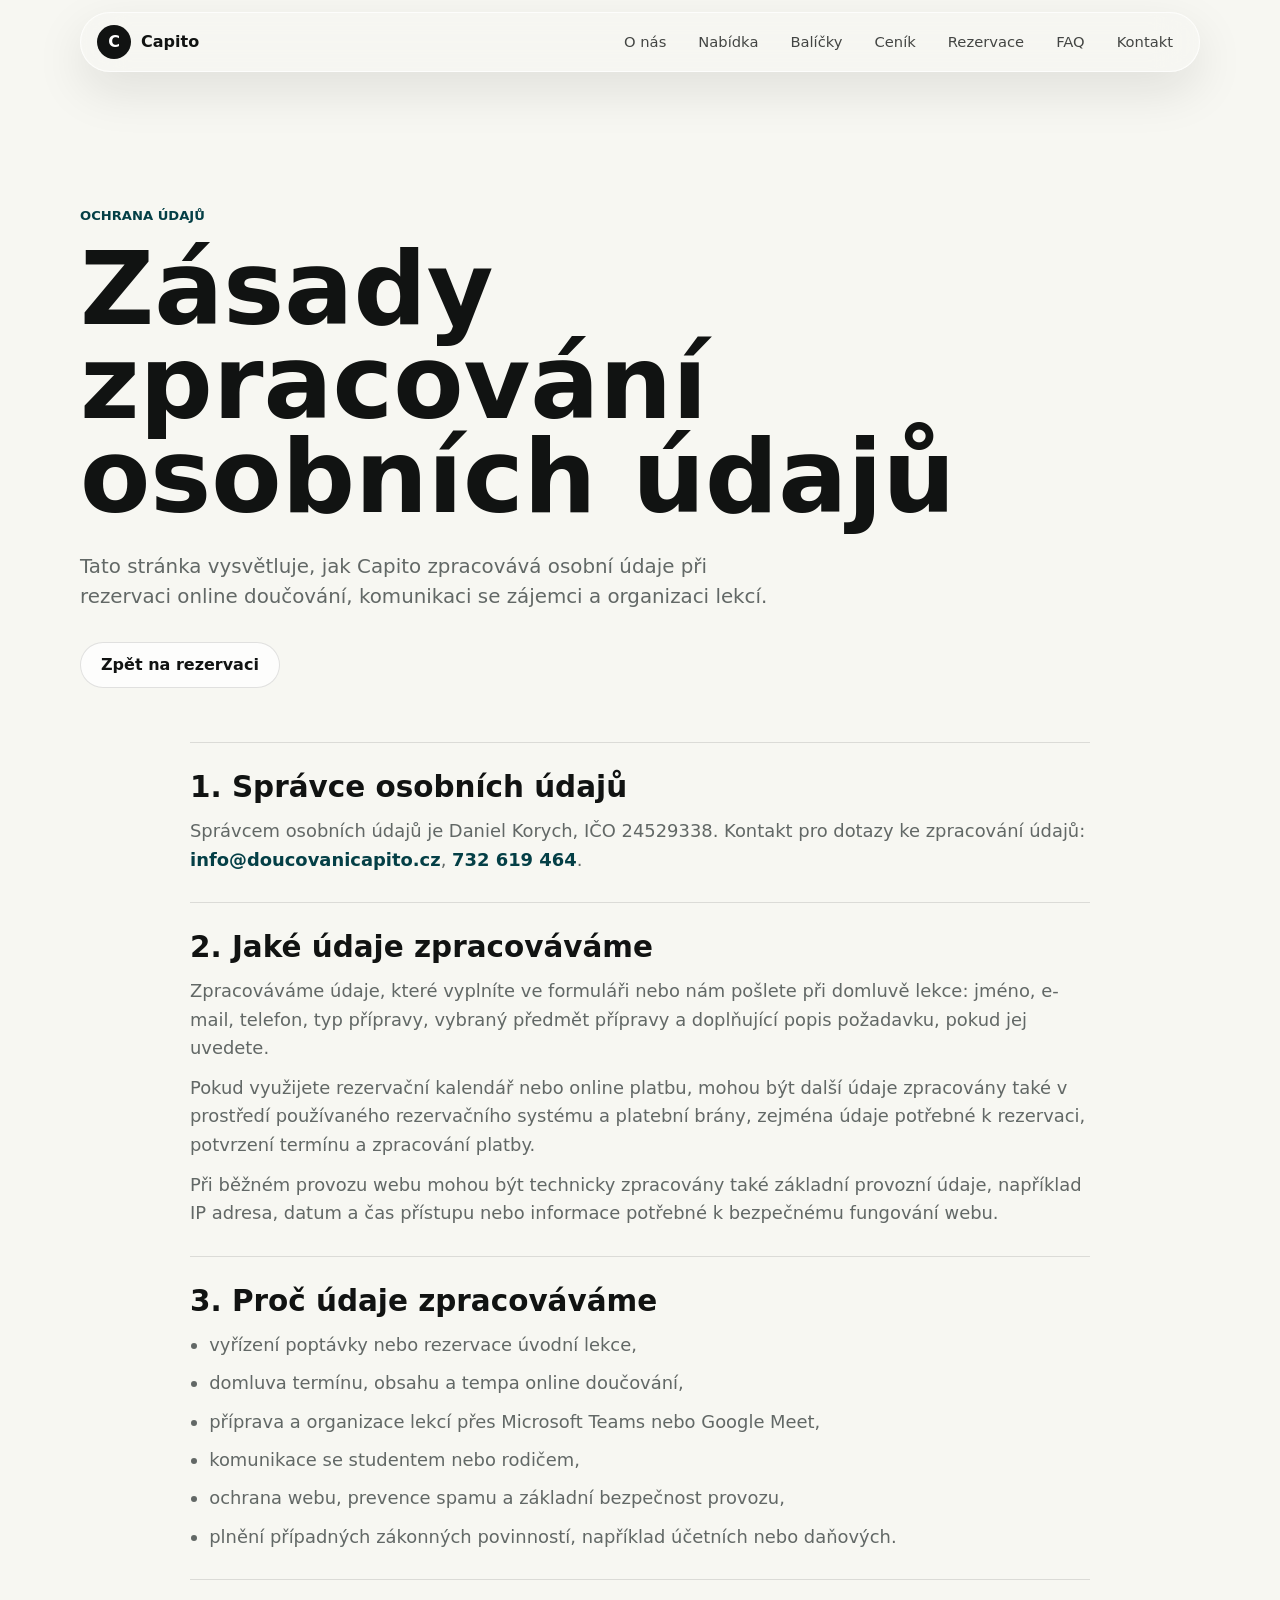
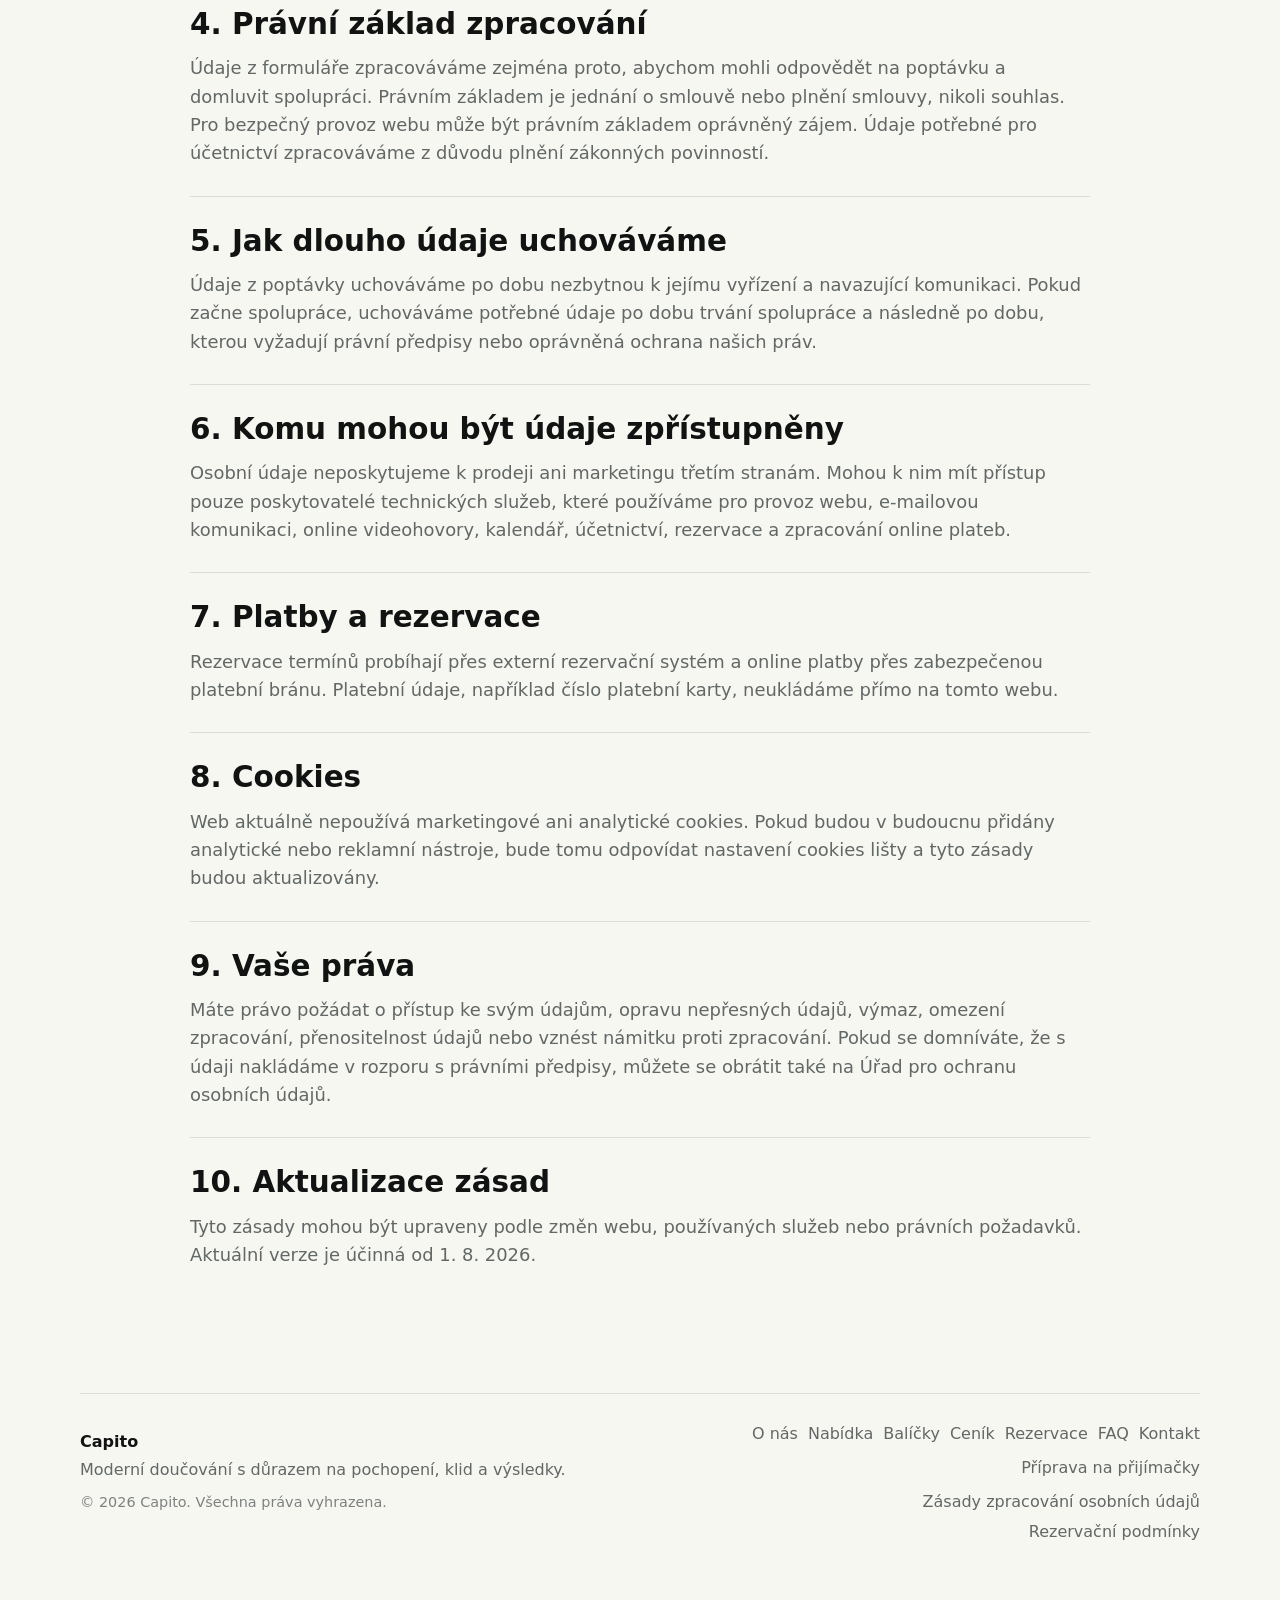
<file: zasady-zpracovani-osobnich-udaju.html>
<!doctype html>
<html lang="cs">
  <head>
    <meta charset="utf-8" />
    <meta name="viewport" content="width=device-width, initial-scale=1" />
    <meta
      name="description"
      content="Zásady zpracování osobních údajů pro web Capito. Informace o zpracování údajů při rezervaci online doučování, přijímaček a maturity."
    />
    <meta name="robots" content="index,follow" />
    <meta name="theme-color" content="#f7f7f2" />
    <link rel="canonical" href="https://www.doucovanicapito.cz/zasady-zpracovani-osobnich-udaju.html" />
    <title>Zásady zpracování osobních údajů | Capito</title>
    <link rel="icon" href="assets/favicon.svg?v=2" type="image/svg+xml" />
    <meta property="og:locale" content="cs_CZ" />
    <meta property="og:type" content="article" />
    <meta property="og:site_name" content="Capito" />
    <meta property="og:title" content="Zásady zpracování osobních údajů | Capito" />
    <meta
      property="og:description"
      content="Jak Capito zpracovává osobní údaje při rezervaci online doučování, komunikaci a přípravě lekcí."
    />
    <meta property="og:url" content="https://www.doucovanicapito.cz/zasady-zpracovani-osobnich-udaju.html" />
    <meta property="og:image" content="https://www.doucovanicapito.cz/assets/og-image.jpg" />
    <meta property="og:image:type" content="image/jpeg" />
    <meta property="og:image:width" content="1200" />
    <meta property="og:image:height" content="630" />
    <link rel="stylesheet" href="styles.css" />
  </head>
  <body>
    <header class="site-header" data-header>
      <a class="brand" href="index.html#top" aria-label="Capito domů">
        <span class="brand-mark">C</span>
        <span>Capito</span>
      </a>

      <button class="menu-toggle" type="button" aria-expanded="false" aria-controls="site-nav" data-menu-toggle>
        <span class="sr-only">Menu</span>
        <span></span>
        <span></span>
      </button>

      <nav class="site-nav" id="site-nav" data-nav>
        <a href="o-nas.html">O nás</a>
        <a href="index.html#nabidka">Nabídka</a>
        <a href="index.html#balicky">Balíčky</a>
        <a href="index.html#cenik">Ceník</a>
        <a href="index.html#rezervace">Rezervace</a>
        <a href="index.html#faq">FAQ</a>
        <a href="index.html#kontakt">Kontakt</a>
      </nav>
    </header>

    <main id="top" class="legal-page">
      <section class="section legal-hero" aria-labelledby="privacy-title">
        <div class="section-kicker">Ochrana údajů</div>
        <h1 id="privacy-title">Zásady zpracování osobních údajů</h1>
        <p>
          Tato stránka vysvětluje, jak Capito zpracovává osobní údaje při rezervaci online doučování,
          komunikaci se zájemci a organizaci lekcí.
        </p>
        <a class="button secondary" href="index.html#rezervace">Zpět na rezervaci</a>
      </section>

      <section class="section legal-content" aria-label="Zásady zpracování osobních údajů">
        <article>
          <h2>1. Správce osobních údajů</h2>
          <p>
            Správcem osobních údajů je Daniel Korych, IČO 24529338. Kontakt pro dotazy ke zpracování údajů:
            <a href="mailto:info@doucovanicapito.cz">info@doucovanicapito.cz</a>,
            <a href="tel:+420732619464">732 619 464</a>.
          </p>
        </article>

        <article>
          <h2>2. Jaké údaje zpracováváme</h2>
          <p>
            Zpracováváme údaje, které vyplníte ve formuláři nebo nám pošlete při domluvě lekce:
            jméno, e-mail, telefon, typ přípravy, vybraný předmět přípravy a doplňující popis požadavku,
            pokud jej uvedete.
          </p>
          <p>
            Pokud využijete rezervační kalendář nebo online platbu, mohou být další údaje zpracovány také
            v prostředí používaného rezervačního systému a platební brány, zejména údaje potřebné k rezervaci,
            potvrzení termínu a zpracování platby.
          </p>
          <p>
            Při běžném provozu webu mohou být technicky zpracovány také základní provozní údaje, například
            IP adresa, datum a čas přístupu nebo informace potřebné k bezpečnému fungování webu.
          </p>
        </article>

        <article>
          <h2>3. Proč údaje zpracováváme</h2>
          <ul>
            <li>vyřízení poptávky nebo rezervace úvodní lekce,</li>
            <li>domluva termínu, obsahu a tempa online doučování,</li>
            <li>příprava a organizace lekcí přes Microsoft Teams nebo Google Meet,</li>
            <li>komunikace se studentem nebo rodičem,</li>
            <li>ochrana webu, prevence spamu a základní bezpečnost provozu,</li>
            <li>plnění případných zákonných povinností, například účetních nebo daňových.</li>
          </ul>
        </article>

        <article>
          <h2>4. Právní základ zpracování</h2>
          <p>
            Údaje z formuláře zpracováváme zejména proto, abychom mohli odpovědět na poptávku a domluvit
            spolupráci. Právním základem je jednání o smlouvě nebo plnění smlouvy, nikoli souhlas.
            Pro bezpečný provoz webu může být právním základem oprávněný zájem. Údaje potřebné pro
            účetnictví zpracováváme z důvodu plnění zákonných povinností.
          </p>
        </article>

        <article>
          <h2>5. Jak dlouho údaje uchováváme</h2>
          <p>
            Údaje z poptávky uchováváme po dobu nezbytnou k jejímu vyřízení a navazující komunikaci.
            Pokud začne spolupráce, uchováváme potřebné údaje po dobu trvání spolupráce a následně po dobu,
            kterou vyžadují právní předpisy nebo oprávněná ochrana našich práv.
          </p>
        </article>

        <article>
          <h2>6. Komu mohou být údaje zpřístupněny</h2>
          <p>
            Osobní údaje neposkytujeme k prodeji ani marketingu třetím stranám. Mohou k nim mít přístup pouze
            poskytovatelé technických služeb, které používáme pro provoz webu, e-mailovou komunikaci, online
            videohovory, kalendář, účetnictví, rezervace a zpracování online plateb.
          </p>
        </article>

        <article>
          <h2>7. Platby a rezervace</h2>
          <p>
            Rezervace termínů probíhají přes externí rezervační systém a online platby přes zabezpečenou
            platební bránu. Platební údaje, například číslo platební karty, neukládáme přímo na tomto webu.
          </p>
        </article>

        <article>
          <h2>8. Cookies</h2>
          <p>
            Web aktuálně nepoužívá marketingové ani analytické cookies. Pokud budou v budoucnu přidány
            analytické nebo reklamní nástroje, bude tomu odpovídat nastavení cookies lišty a tyto zásady
            budou aktualizovány.
          </p>
        </article>

        <article>
          <h2>9. Vaše práva</h2>
          <p>
            Máte právo požádat o přístup ke svým údajům, opravu nepřesných údajů, výmaz, omezení zpracování,
            přenositelnost údajů nebo vznést námitku proti zpracování. Pokud se domníváte, že s údaji
            nakládáme v rozporu s právními předpisy, můžete se obrátit také na Úřad pro ochranu osobních údajů.
          </p>
        </article>

        <article>
          <h2>10. Aktualizace zásad</h2>
          <p>
            Tyto zásady mohou být upraveny podle změn webu, používaných služeb nebo právních požadavků.
            Aktuální verze je účinná od 1. 8. 2026.
          </p>
        </article>
      </section>
    </main>

    <footer class="site-footer">
      <div>
        <strong>Capito</strong>
        <span>Moderní doučování s důrazem na pochopení, klid a výsledky.</span>
        <small class="footer-legal">© 2026 Capito. Všechna práva vyhrazena.</small>
      </div>
      <nav aria-label="Patička">
        <a href="o-nas.html">O nás</a>
        <a href="index.html#nabidka">Nabídka</a>
        <a href="index.html#balicky">Balíčky</a>
        <a href="index.html#cenik">Ceník</a>
        <a href="index.html#rezervace">Rezervace</a>
        <a href="index.html#faq">FAQ</a>
        <a href="index.html#kontakt">Kontakt</a>
        <span class="footer-service-links">
          <a href="priprava-na-prijimacky.html">Příprava na přijímačky</a>
        </span>
        <span class="footer-legal-links">
          <a href="zasady-zpracovani-osobnich-udaju.html">Zásady zpracování osobních údajů</a>
          <a href="rezervacni-a-storno-podminky.html">Rezervační podmínky</a>
        </span>
      </nav>
    </footer>

    <script src="script.js" defer></script>
  </body>
</html>
</file>
<file: styles.css>
:root {
  --ink: #111312;
  --muted: #626866;
  --paper: #f7f7f2;
  --surface: #ffffff;
  --line: rgba(17, 19, 18, 0.12);
  --teal: #006d77;
  --teal-dark: #043f46;
  --amber: #d88a1d;
  --sage: #7a946b;
  --shadow: 0 24px 70px rgba(17, 19, 18, 0.14);
  --radius: 8px;
  color-scheme: light;
  font-family: Inter, ui-sans-serif, system-ui, -apple-system, BlinkMacSystemFont, "Segoe UI", sans-serif;
}

@media (min-width: 900px) {
  .package-card {
    min-height: clamp(376px, 31vw, 402px);
    padding-block: clamp(22px, 2.05vw, 30px);
  }
}

* {
  box-sizing: border-box;
}

html {
  scroll-behavior: smooth;
  overflow-x: hidden;
  overflow-x: clip;
}

[id] {
  scroll-margin-top: 92px;
}

body {
  margin: 0;
  overflow-x: hidden;
  overflow-x: clip;
  background: var(--paper);
  color: var(--ink);
  font-size: 16px;
  line-height: 1.5;
}

body.menu-open {
  overflow: hidden;
}

a {
  color: inherit;
  text-decoration: none;
}

img {
  display: block;
  max-width: 100%;
}

button,
input,
select {
  font: inherit;
}

.sr-only {
  position: absolute;
  width: 1px;
  height: 1px;
  padding: 0;
  margin: -1px;
  overflow: hidden;
  clip: rect(0, 0, 0, 0);
  white-space: nowrap;
  border: 0;
}

.site-header {
  position: fixed;
  top: 12px;
  left: 50%;
  z-index: 20;
  width: min(1120px, calc(100% - 24px));
  min-height: 56px;
  display: flex;
  align-items: center;
  justify-content: space-between;
  gap: 24px;
  padding: 10px 12px 10px 16px;
  border: 1px solid rgba(255, 255, 255, 0.72);
  border-radius: 999px;
  background: rgba(247, 247, 242, 0.78);
  box-shadow: 0 18px 50px rgba(17, 19, 18, 0.1);
  backdrop-filter: blur(22px) saturate(1.35);
  transform: translateX(-50%);
  transition: background 180ms ease, box-shadow 180ms ease;
}

.site-header.is-scrolled {
  background: rgba(255, 255, 255, 0.9);
  box-shadow: 0 14px 42px rgba(17, 19, 18, 0.16);
}

.brand {
  display: inline-flex;
  align-items: center;
  gap: 10px;
  min-width: max-content;
  font-weight: 700;
}

.brand-mark {
  display: grid;
  width: 34px;
  height: 34px;
  place-items: center;
  border-radius: 50%;
  color: #fff;
  background: var(--ink);
}

.site-nav {
  display: flex;
  align-items: center;
  justify-content: flex-end;
  gap: 4px;
}

.site-nav a {
  min-height: 38px;
  display: inline-flex;
  align-items: center;
  padding: 0 14px;
  border-radius: 999px;
  color: rgba(17, 19, 18, 0.78);
  font-size: 0.92rem;
  transition: background 160ms ease, color 160ms ease;
}

.site-nav a:hover,
.site-nav a:focus-visible {
  background: rgba(17, 19, 18, 0.08);
  color: var(--ink);
}

.menu-toggle {
  display: none;
  position: relative;
  width: 42px;
  height: 42px;
  place-items: center;
  border: 0;
  border-radius: 50%;
  background: rgba(17, 19, 18, 0.08);
  cursor: pointer;
}

.menu-toggle span:not(.sr-only) {
  position: absolute;
  top: 50%;
  left: 50%;
  width: 18px;
  height: 2px;
  background: var(--ink);
  transform: translate(-50%, -50%);
  transition: transform 180ms ease;
}

.menu-toggle span:nth-child(2) {
  transform: translate(-50%, calc(-50% - 4px));
}

.menu-toggle span:nth-child(3) {
  transform: translate(-50%, calc(-50% + 4px));
}

.hero {
  position: relative;
  min-height: 88svh;
  display: grid;
  align-items: end;
  overflow: hidden;
  isolation: isolate;
  background: #dfe7e5;
}

.hero-picture {
  position: absolute;
  inset: 0;
  z-index: -2;
}

.hero-media {
  width: 100%;
  height: 100%;
  object-fit: cover;
  object-position: 61% center;
}

.hero-shade {
  position: absolute;
  inset: 0;
  z-index: -1;
  background:
    linear-gradient(90deg, rgba(247, 247, 242, 0.94) 0%, rgba(247, 247, 242, 0.72) 36%, rgba(247, 247, 242, 0.14) 72%),
    linear-gradient(0deg, rgba(17, 19, 18, 0.38) 0%, rgba(17, 19, 18, 0) 38%);
}

.hero-content {
  width: min(1120px, calc(100% - 32px));
  margin: 0 auto;
  padding: 112px 0 72px;
}

.eyebrow,
.section-kicker {
  margin: 0 0 16px;
  color: var(--teal-dark);
  font-size: 0.82rem;
  font-weight: 800;
  letter-spacing: 0;
  text-transform: uppercase;
}

h1,
h2,
h3,
p {
  overflow-wrap: anywhere;
}

h1 {
  max-width: 760px;
  margin: 0;
  font-size: clamp(4.5rem, 13vw, 9.5rem);
  line-height: 0.94;
  letter-spacing: 0;
}

.hero-copy {
  max-width: 630px;
  margin: 28px 0 0;
  color: rgba(17, 19, 18, 0.82);
  font-size: clamp(1.12rem, 2vw, 1.45rem);
}

.hero-actions,
.site-footer nav {
  display: flex;
  flex-wrap: wrap;
  gap: 10px;
}

.button {
  min-height: 46px;
  display: inline-flex;
  align-items: center;
  justify-content: center;
  padding: 0 20px;
  border: 1px solid transparent;
  border-radius: 999px;
  font-weight: 760;
  cursor: pointer;
  transition: transform 160ms ease, box-shadow 160ms ease, background 160ms ease, border-color 160ms ease;
}

.hero-actions {
  margin-top: 34px;
}

.button:hover,
.button:focus-visible {
  transform: translateY(-1px);
}

.button.primary {
  color: #fff;
  background: var(--ink);
  box-shadow: 0 16px 34px rgba(17, 19, 18, 0.24);
}

.button.primary:hover,
.button.primary:focus-visible {
  background: var(--teal-dark);
}

.button.secondary {
  color: var(--ink);
  background: rgba(255, 255, 255, 0.72);
  border-color: rgba(17, 19, 18, 0.12);
}

.button.secondary:hover,
.button.secondary:focus-visible {
  border-color: rgba(17, 19, 18, 0.24);
  box-shadow: 0 12px 28px rgba(17, 19, 18, 0.12);
}

.button.full {
  width: 100%;
}

.signal-strip {
  width: min(1120px, calc(100% - 32px));
  display: grid;
  grid-template-columns: repeat(3, 1fr);
  gap: 1px;
  margin: -26px auto 0;
  position: relative;
  z-index: 3;
  overflow: hidden;
  border: 1px solid rgba(255, 255, 255, 0.78);
  border-radius: var(--radius);
  background: var(--line);
  box-shadow: var(--shadow);
}

.signal-strip div {
  min-height: 96px;
  display: grid;
  align-content: center;
  gap: 2px;
  padding: 20px 24px;
  background: rgba(255, 255, 255, 0.82);
  backdrop-filter: blur(18px);
}

.signal-strip strong {
  font-size: clamp(1.55rem, 3vw, 2.2rem);
  line-height: 1;
}

.signal-strip span {
  color: var(--muted);
}

.section {
  width: min(1120px, calc(100% - 32px));
  margin: 0 auto;
  padding: 110px 0;
}

.intro-grid,
.reservation {
  display: grid;
  grid-template-columns: minmax(0, 0.95fr) minmax(320px, 1.05fr);
  gap: clamp(32px, 7vw, 86px);
  align-items: start;
}

.intro h1,
.intro h2,
.offer h2,
.packages h2,
.method h2,
.testimonials h2,
.pricing h2,
.contact h2,
.faq h2,
.reservation h2 {
  margin: 0;
  font-size: clamp(2.2rem, 5vw, 4.5rem);
  line-height: 0.98;
  letter-spacing: 0;
}

.intro-copy {
  display: grid;
  gap: 18px;
  color: var(--muted);
  font-size: clamp(1.04rem, 1.8vw, 1.22rem);
}

.intro-copy p,
.section-heading p,
.reservation-copy > p,
.contact-copy p,
.feature-card p,
.review-card blockquote,
.faq-list p,
.timeline p,
.price-card li,
.site-footer span {
  margin: 0;
  color: var(--muted);
}

.offer-grid,
.pricing-grid,
.package-grid {
  display: grid;
  gap: 14px;
  margin-top: 38px;
}

#cenik-balicky {
  scroll-margin-top: clamp(260px, 38vh, 320px);
}

#cenik {
  scroll-margin-top: -28px;
}

#nabidka {
  scroll-margin-top: -28px;
}

#balicky {
  scroll-margin-top: 16px;
}

#faq {
  scroll-margin-top: 0;
}

#rezervace {
  scroll-margin-top: 8px;
}

#rezervacni-formular {
  scroll-margin-top: 110px;
}

#kontakt {
  scroll-margin-top: 64px;
}

.offer-grid {
  grid-template-columns: repeat(3, minmax(0, 1fr));
}

.feature-card,
.price-card {
  min-height: 280px;
  display: flex;
  flex-direction: column;
  padding: 24px;
  border: 1px solid var(--line);
  border-radius: var(--radius);
  background: rgba(255, 255, 255, 0.72);
  box-shadow: 0 12px 36px rgba(17, 19, 18, 0.06);
}

.feature-card {
  min-height: 244px;
  padding: 20px;
}

.feature-card,
.price-card {
  transition: transform 180ms ease, box-shadow 180ms ease, background-color 180ms ease, color 180ms ease;
}

.feature-card:hover,
.feature-card:focus-visible {
  transform: translateY(-4px);
  box-shadow: 0 22px 48px rgba(17, 19, 18, 0.12);
}

.feature-card:focus-visible {
  outline: 3px solid rgba(0, 109, 119, 0.34);
  outline-offset: 4px;
}

.icon {
  width: 46px;
  height: 46px;
  display: grid;
  place-items: center;
  margin-bottom: 22px;
  border-radius: 50%;
  color: #fff;
  background: var(--teal-dark);
  font-weight: 800;
}

.feature-card h3,
.timeline h3 {
  margin: 0 0 8px;
  font-size: 1.28rem;
}

.feature-card h3 {
  margin-bottom: 8px;
  font-size: 1.22rem;
}

.feature-card-cta {
  display: inline-flex;
  align-items: center;
  gap: 8px;
  margin-top: auto;
  padding-top: 14px;
  color: var(--teal-dark);
  font-weight: 800;
}

.feature-card-badge {
  display: inline-flex;
  width: fit-content;
  margin-top: auto;
  color: var(--amber);
  font-size: 0.78rem;
  font-weight: 850;
  text-transform: uppercase;
}

.feature-card-badge + .feature-card-cta {
  margin-top: 0;
  padding-top: 5px;
}

.feature-card--preparation {
  background: rgba(221, 139, 22, 0.18);
}

.feature-card-cta::after {
  content: "→";
}

@media (min-width: 901px) {
  .feature-card {
    min-height: 174px;
    display: grid;
    grid-template-columns: 38px minmax(0, 1fr);
    grid-template-rows: auto auto 1fr auto;
    column-gap: 12px;
    padding: 9px 12px;
  }

  .feature-card .icon {
    grid-column: 1;
    grid-row: 1;
    width: 38px;
    height: 38px;
    margin: 0;
  }

  .feature-card h3 {
    grid-column: 2;
    grid-row: 1;
    align-self: center;
    margin: 0;
    font-size: 1.12rem;
  }

  .feature-card p {
    grid-column: 1 / -1;
    grid-row: 2;
    margin-top: 5px;
    font-size: 0.93rem;
    line-height: 1.35;
  }

  .feature-card-cta {
    grid-column: 1 / -1;
    grid-row: 4;
    align-self: end;
    margin-top: 0;
    padding-top: 3px;
    font-size: 0.95rem;
  }

  .feature-card-badge {
    grid-column: 1 / -1;
    grid-row: 3;
    align-self: end;
    margin-top: 4px;
    font-size: 0.72rem;
  }

  .offer-grid {
    gap: 10px;
    margin-top: 24px;
  }
}

.packages {
  padding-top: 72px;
}

.package-grid {
  grid-template-columns: repeat(2, minmax(0, 1fr));
}

.package-card {
  position: relative;
  min-height: 350px;
  display: flex;
  flex-direction: column;
  gap: 10px;
  padding: clamp(18px, 2.7vw, 24px);
  border: 1px solid rgba(255, 255, 255, 0.16);
  border-radius: var(--radius);
  color: #fff;
  background:
    radial-gradient(circle at 16% 18%, rgba(216, 138, 29, 0.18) 0 2px, transparent 3px),
    radial-gradient(circle at 76% 68%, rgba(255, 255, 255, 0.105) 0 1px, transparent 2px),
    linear-gradient(135deg, rgba(0, 109, 119, 0.25), transparent 42%),
    linear-gradient(150deg, transparent 0 58%, rgba(255, 255, 255, 0.074) 58.3%, transparent 58.8% 100%),
    linear-gradient(0deg, rgba(255, 255, 255, 0.034), rgba(255, 255, 255, 0.034)),
    #0b0d0c;
  background-size: 86px 86px, 64px 64px, auto, auto, auto, auto;
  box-shadow: 0 24px 62px rgba(17, 19, 18, 0.18);
  transition: transform 180ms ease, box-shadow 180ms ease, background 180ms ease;
}

.package-card > * {
  position: relative;
  z-index: 1;
}

.package-card:hover,
.package-card:focus-within {
  transform: translateY(-4px);
  box-shadow: 0 32px 74px rgba(17, 19, 18, 0.22);
}

.package-label {
  display: inline-flex;
  width: fit-content;
  margin-bottom: 7px;
  color: var(--amber);
  font-size: 0.78rem;
  font-weight: 850;
  text-transform: uppercase;
}

.package-card h3 {
  max-width: 520px;
  margin: 0;
  font-size: clamp(1.45rem, 1.95vw, 1.95rem);
  line-height: 1.03;
}

.package-card p {
  max-width: 560px;
  margin: 6px 0 0;
  color: rgba(255, 255, 255, 0.76);
  font-size: 0.9rem;
  line-height: 1.34;
}

.package-card ul {
  display: grid;
  gap: 6px;
  margin: 0 0 auto;
  padding: 0;
  list-style: none;
}

.package-card li {
  display: grid;
  grid-template-columns: 8px minmax(0, 1fr);
  column-gap: 12px;
  align-items: start;
  padding-left: 0;
  color: rgba(255, 255, 255, 0.82);
  font-size: 0.88rem;
  line-height: 1.28;
}

.package-card li::before {
  content: "";
  width: 8px;
  height: 8px;
  margin-top: 0.44em;
  border-radius: 50%;
  background: var(--amber);
}

.package-price {
  display: grid;
  grid-template-columns: auto auto;
  align-items: baseline;
  justify-content: center;
  justify-items: center;
  gap: 3px 4px;
  width: fit-content;
  min-width: 168px;
  max-width: 100%;
  margin: 0 auto 2px;
  padding: 8px 12px 9px;
  text-align: center;
  border: 1px solid rgba(255, 255, 255, 0.18);
  border-radius: 18px;
  background: rgba(255, 255, 255, 0.08);
  box-shadow: inset 0 1px 0 rgba(255, 255, 255, 0.08);
}

.package-price span {
  color: rgba(255, 255, 255, 0.64);
  font-size: 0.68rem;
  font-weight: 750;
  text-transform: uppercase;
  transform: translateY(-1px);
}

.package-price strong {
  color: #fff;
  font-size: clamp(1.16rem, 1.75vw, 1.68rem);
  line-height: 1;
  letter-spacing: 0;
}

.package-price small {
  grid-column: 1 / -1;
  color: rgba(255, 255, 255, 0.66);
  font-size: 0.68rem;
  font-weight: 650;
  line-height: 1.15;
}

.package-card .button {
  margin-top: 0;
  min-height: 44px;
  padding-block: 10px;
  font-size: 0.94rem;
  font-weight: 820;
}

.package-card .button.secondary {
  color: var(--ink);
  background: rgba(255, 255, 255, 0.84);
  border-color: transparent;
}

.package-card .button.secondary:hover,
.package-card .button.secondary:focus-visible {
  background: #fff;
  border-color: #fff;
}

.package-detail-link {
  align-self: center;
  width: fit-content;
  color: rgba(255, 255, 255, 0.68);
  font-size: 0.9rem;
  font-weight: 760;
  text-align: center;
  text-decoration: underline;
  text-decoration-color: rgba(216, 138, 29, 0.55);
  text-underline-offset: 4px;
  transition: color 160ms ease, text-decoration-color 160ms ease;
}

.package-detail-link:hover,
.package-detail-link:focus-visible {
  color: #fff;
  text-decoration-color: var(--amber);
}

.method {
  width: 100%;
  padding: 24px 0;
}

.method-panel {
  position: relative;
  width: min(1120px, calc(100% - 32px));
  display: grid;
  grid-template-columns: minmax(0, 0.66fr) minmax(520px, 1.34fr);
  gap: clamp(24px, 4vw, 54px);
  margin: 0 auto;
  padding: clamp(42px, 5.3vw, 64px) clamp(28px, 6vw, 72px);
  border-radius: var(--radius);
  color: var(--ink);
  overflow: hidden;
  border: 1px solid rgba(17, 19, 18, 0.1);
  background:
    linear-gradient(135deg, rgba(255, 255, 255, 0.88), rgba(247, 247, 242, 0.78)),
    #fff;
  box-shadow: 0 24px 70px rgba(17, 19, 18, 0.1);
}

.method-panel::before,
.method-panel::after {
  content: "";
  position: absolute;
  inset: 0;
  pointer-events: none;
}

.method-panel::before {
  opacity: 0.5;
  background:
    radial-gradient(circle at 22% 28%, rgba(216, 138, 29, 0.24) 0 2px, transparent 3px),
    radial-gradient(circle at 82% 18%, rgba(17, 19, 18, 0.12) 0 1px, transparent 2px),
    radial-gradient(circle at 68% 74%, rgba(0, 109, 119, 0.2) 0 2px, transparent 3px),
    radial-gradient(circle at 16% 82%, rgba(17, 19, 18, 0.1) 0 1px, transparent 2px);
  background-size: 88px 88px, 72px 72px, 104px 104px, 58px 58px;
}

.method-panel::after {
  opacity: 0.42;
  background:
    linear-gradient(115deg, transparent 0 22%, rgba(17, 19, 18, 0.08) 22.2%, transparent 22.7% 100%),
    linear-gradient(158deg, transparent 0 52%, rgba(0, 109, 119, 0.16) 52.2%, transparent 52.8% 100%),
    repeating-linear-gradient(0deg, transparent 0 42px, rgba(17, 19, 18, 0.05) 43px 44px);
}

.method-panel > :not(.method-pattern) {
  position: relative;
  z-index: 1;
}

.method-pattern {
  position: absolute;
  inset: 0;
  z-index: 0;
  overflow: hidden;
  pointer-events: none;
}

.pattern-rocket,
.pattern-arrow,
.pattern-formula {
  position: absolute;
  display: block;
  color: rgba(17, 19, 18, 0.18);
}

.pattern-rocket {
  left: 9%;
  bottom: 13%;
  width: 22px;
  height: 48px;
  border: 2px solid rgba(17, 19, 18, 0.18);
  border-radius: 50% 50% 42% 42%;
  background:
    radial-gradient(circle at 50% 34%, rgba(216, 138, 29, 0.64) 0 4px, transparent 5px),
    linear-gradient(180deg, rgba(17, 19, 18, 0.08), rgba(17, 19, 18, 0.02));
  box-shadow: 0 0 32px rgba(0, 109, 119, 0.14);
  transform: rotate(-34deg);
}

.pattern-rocket::before,
.pattern-rocket::after {
  content: "";
  position: absolute;
  bottom: -12px;
}

.pattern-rocket::before {
  left: -8px;
  width: 36px;
  height: 22px;
  border-radius: 50%;
  border: 2px solid rgba(17, 19, 18, 0.12);
  border-top: 0;
}

.pattern-rocket::after {
  left: 7px;
  width: 8px;
  height: 18px;
  border-radius: 999px;
  background: rgba(216, 138, 29, 0.48);
  filter: blur(0.2px);
}

.pattern-arrow {
  width: 88px;
  height: 2px;
  border-radius: 999px;
  background: rgba(17, 19, 18, 0.18);
  box-shadow: 0 0 28px rgba(0, 109, 119, 0.14);
}

.pattern-arrow::after {
  content: "";
  position: absolute;
  top: -5px;
  right: -1px;
  width: 10px;
  height: 10px;
  border-top: 2px solid rgba(17, 19, 18, 0.22);
  border-right: 2px solid rgba(17, 19, 18, 0.22);
  transform: rotate(45deg);
}

.pattern-arrow-one {
  right: 13%;
  top: 14%;
  transform: rotate(18deg);
}

.pattern-arrow-two {
  left: 38%;
  bottom: 18%;
  transform: rotate(-22deg);
}

.pattern-formula {
  font-weight: 900;
  letter-spacing: 0;
  text-shadow: 0 0 24px rgba(0, 109, 119, 0.32);
}

.pattern-formula-one {
  left: 45%;
  top: 15%;
  color: rgba(216, 138, 29, 0.34);
  font-size: 1.6rem;
}

.pattern-formula-two {
  right: 6%;
  bottom: 10%;
  color: rgba(17, 19, 18, 0.18);
  font-size: 1.45rem;
}

.pattern-formula-three {
  left: 7%;
  bottom: 30%;
  color: rgba(17, 19, 18, 0.16);
  font-size: 1.2rem;
}

.method-panel .section-kicker {
  color: var(--teal-dark);
}

.method-heading {
  transform: translateY(-6px);
}

.method h2 {
  font-size: clamp(2.1rem, 4.35vw, 3.85rem);
}

.method-panel p {
  color: var(--muted);
}

.timeline {
  display: grid;
  gap: 1px;
  overflow: hidden;
  border: 1px solid rgba(17, 19, 18, 0.1);
  border-radius: var(--radius);
  background: rgba(17, 19, 18, 0.08);
}

.timeline div {
  padding: 25px 20px;
  background: rgba(255, 255, 255, 0.9);
}

.timeline span {
  display: block;
  margin-bottom: 12px;
  color: var(--amber);
  font-weight: 800;
}

.timeline p {
  line-height: 1.5;
}

.testimonials {
  overflow: hidden;
}

.reviews-marquee {
  margin-top: 42px;
  overflow: hidden;
  -webkit-mask-image: linear-gradient(90deg, transparent, #000 8%, #000 92%, transparent);
  mask-image: linear-gradient(90deg, transparent, #000 8%, #000 92%, transparent);
}

.reviews-track {
  display: flex;
  gap: 14px;
  width: max-content;
  animation: reviews-slide 62s linear infinite;
  will-change: transform;
}

.reviews-marquee:hover .reviews-track {
  animation-play-state: paused;
}

.reviews-row {
  display: flex;
  gap: 14px;
}

.reviews-pagination {
  display: none;
}

.review-card {
  width: clamp(270px, 28vw, 360px);
  flex: 0 0 clamp(270px, 28vw, 360px);
  min-height: 210px;
  display: flex;
  flex-direction: column;
  justify-content: space-between;
  gap: 24px;
  margin: 0;
  padding: 24px;
  border: 1px solid var(--line);
  border-radius: var(--radius);
  background: rgba(255, 255, 255, 0.82);
  box-shadow: 0 14px 40px rgba(17, 19, 18, 0.06);
}

.review-card blockquote {
  margin: 0;
  font-size: clamp(1rem, 1.45vw, 1.18rem);
  line-height: 1.45;
}

.review-card figcaption {
  color: var(--teal-dark);
  font-size: 0.86rem;
  font-weight: 820;
  text-transform: uppercase;
}

@keyframes reviews-slide {
  from {
    transform: translate3d(calc(-50% - 7px), 0, 0);
  }

  to {
    transform: translate3d(0, 0, 0);
  }
}

.faq {
  padding-top: 92px;
}

.faq-list {
  display: grid;
  gap: 10px;
  margin-top: 38px;
}

.faq-list details {
  border: 1px solid var(--line);
  border-radius: var(--radius);
  background: rgba(255, 255, 255, 0.78);
  box-shadow: 0 12px 36px rgba(17, 19, 18, 0.05);
}

.faq-list summary {
  min-height: 64px;
  display: flex;
  align-items: center;
  justify-content: space-between;
  gap: 18px;
  padding: 18px 22px;
  color: var(--ink);
  font-weight: 820;
  cursor: pointer;
  list-style: none;
}

.faq-list summary::-webkit-details-marker {
  display: none;
}

.faq-list summary::after {
  content: "+";
  flex: 0 0 auto;
  color: var(--teal-dark);
  font-size: 1.35rem;
  line-height: 1;
}

.faq-list details[open] summary::after {
  content: "−";
}

.faq-list p {
  padding: 0 22px 22px;
}

.faq-list a {
  color: var(--teal-dark);
  font-weight: 850;
  text-decoration: underline;
  text-decoration-color: rgba(216, 138, 29, 0.58);
  text-decoration-thickness: 2px;
  text-underline-offset: 4px;
}

.faq-list a:hover,
.faq-list a:focus-visible {
  color: var(--ink);
  text-decoration-color: var(--amber);
}

.section-heading {
  display: grid;
  grid-template-columns: minmax(0, 1.1fr) minmax(260px, 0.72fr);
  gap: 30px;
  align-items: end;
}

.pricing-grid {
  grid-template-columns: repeat(3, minmax(0, 1fr));
}

.price-card {
  min-height: 444px;
  padding-block: 18px;
}

.price-card:hover,
.price-card:focus-within {
  color: var(--ink);
  background: #d8ebff;
  transform: translateY(-4px);
  box-shadow: 0 22px 48px rgba(17, 19, 18, 0.12);
}

.price-card:hover .plan,
.price-card:hover > span,
.price-card:hover li,
.price-card:focus-within .plan,
.price-card:focus-within > span,
.price-card:focus-within li {
  color: rgba(17, 19, 18, 0.72);
}

.plan {
  margin: 0 0 18px;
  color: var(--teal);
  font-weight: 800;
}

.price-value {
  margin: 0;
  font-size: clamp(2.3rem, 5vw, 4.2rem);
  line-height: 1;
  font-weight: 850;
}

.price-card > span {
  display: block;
  margin-top: 8px;
  color: var(--muted);
}

.price-card ul {
  display: grid;
  gap: 10px;
  margin: 28px 0 auto;
  padding: 0;
  list-style: none;
}

.price-card li {
  position: relative;
  padding-left: 22px;
}

.price-card li::before {
  content: "";
  position: absolute;
  top: 0.68em;
  left: 0;
  width: 8px;
  height: 8px;
  border-radius: 50%;
  background: var(--amber);
}

.price-card .button {
  margin-top: 28px;
}

.reservation {
  align-items: stretch;
  column-gap: clamp(44px, 7vw, 92px);
}

.reservation > *,
.reservation-action > *,
.form-grid > label {
  min-width: 0;
}

.reservation-copy {
  display: flex;
  flex-direction: column;
  justify-content: flex-start;
  gap: 18px;
}

.reservation-copy .section-kicker {
  margin-bottom: 0;
}

.reservation-copy > p {
  max-width: 540px;
  font-size: 1.12rem;
}

.reservation-action {
  display: grid;
  justify-self: end;
  width: min(100%, 560px);
  gap: 18px;
}

.booking-service {
  position: relative;
  isolation: isolate;
  display: grid;
  width: 100%;
  justify-items: center;
  gap: 7px;
  padding: clamp(14px, 1.9vw, 18px);
  border: 1px solid rgba(17, 19, 18, 0.1);
  border-radius: var(--radius);
  background: rgba(255, 255, 255, 0.7);
  box-shadow: 0 20px 54px rgba(17, 19, 18, 0.08), 0 1px 0 rgba(255, 255, 255, 0.82) inset;
  text-align: center;
}

.booking-service span {
  color: var(--teal-dark);
  font-size: 0.82rem;
  font-weight: 820;
  text-transform: uppercase;
}

.booking-service p {
  max-width: none;
  margin: 0;
  color: var(--muted);
  font-size: 0.94rem;
  line-height: 1.35;
  overflow-wrap: anywhere;
}

.booking-service-button {
  justify-self: center;
  width: min(100%, 360px);
  min-height: 50px;
  margin-top: 5px;
  padding-inline: 38px;
  border: 0;
  border-radius: 999px;
  background: var(--ink);
  color: #fff;
  font-size: 1rem;
  box-shadow: 0 26px 62px rgba(17, 19, 18, 0.3), 0 0 0 1px rgba(255, 255, 255, 0.48) inset;
}

.booking-service-button:hover,
.booking-service-button:focus-visible {
  background: var(--teal-dark);
  color: #fff;
  transform: translateY(-3px);
  box-shadow: 0 30px 70px rgba(0, 109, 119, 0.36), 0 0 0 1px rgba(255, 255, 255, 0.42) inset;
}

.reservation-choice-divider {
  display: grid;
  grid-template-columns: 1fr auto 1fr;
  align-items: center;
  gap: 12px;
  color: rgba(17, 19, 18, 0.46);
  font-size: 0.78rem;
  font-weight: 820;
  text-transform: uppercase;
}

.reservation-choice-divider::before,
.reservation-choice-divider::after {
  content: "";
  height: 1px;
  background: rgba(17, 19, 18, 0.12);
}

.reservation-choice-divider span {
  display: inline-flex;
  align-items: center;
  justify-content: center;
  min-width: 46px;
}

.booking-form {
  position: relative;
  isolation: isolate;
  overflow: hidden;
  display: grid;
  width: 100%;
  gap: 10px;
  padding: clamp(18px, 2.1vw, 23px);
  border: 1px solid rgba(0, 109, 119, 0.16);
  border-radius: var(--radius);
  background:
    linear-gradient(180deg, rgba(255, 255, 255, 0.98), rgba(247, 247, 242, 0.9)),
    radial-gradient(circle at 85% 0%, rgba(0, 109, 119, 0.08), transparent 42%),
    radial-gradient(circle at 0% 100%, rgba(216, 138, 29, 0.06), transparent 38%);
  box-shadow: 0 30px 80px rgba(17, 19, 18, 0.1), 0 1px 0 rgba(255, 255, 255, 0.9) inset;
  backdrop-filter: blur(18px) saturate(1.18);
}

.form-heading {
  display: grid;
  justify-items: center;
  gap: 4px;
  margin-bottom: 2px;
  text-align: center;
}

.form-kicker {
  color: var(--teal-dark);
  font-size: 0.82rem;
  font-weight: 820;
  text-transform: uppercase;
}

.form-heading p {
  margin: 0;
  color: var(--muted);
  font-size: 0.9rem;
  line-height: 1.32;
}

.booking-form::before {
  content: "";
  position: absolute;
  inset: 0;
  z-index: -1;
  background:
    linear-gradient(90deg, rgba(17, 19, 18, 0.045) 1px, transparent 1px),
    linear-gradient(180deg, rgba(255, 255, 255, 0.72), transparent 30%);
  background-size: 44px 100%, 100% 100%;
  opacity: 0.16;
  pointer-events: none;
}

.booking-form::after {
  content: "";
  display: none;
}

.form-grid {
  display: grid;
  grid-template-columns: repeat(2, minmax(0, 1fr));
  gap: 10px 14px;
}

label {
  display: grid;
  gap: 6px;
  color: rgba(17, 19, 18, 0.76);
  font-size: 0.9rem;
  font-weight: 780;
  letter-spacing: 0;
}

.field-label {
  display: inline-flex;
  align-items: baseline;
  gap: 4px;
}

.required-mark {
  color: var(--teal-dark);
  font-weight: 900;
}

input,
select,
textarea {
  width: 100%;
  min-width: 0;
  border: 1px solid rgba(17, 19, 18, 0.13);
  border-radius: var(--radius);
  background: rgba(255, 255, 255, 0.86);
  color: var(--ink);
  outline: none;
  box-shadow: 0 1px 0 rgba(255, 255, 255, 0.92) inset;
  transition: border-color 150ms ease, box-shadow 150ms ease, background 150ms ease;
}

input,
select {
  min-height: 42px;
  padding: 0 12px;
}

textarea {
  height: 80px;
  min-height: 80px;
  resize: none;
  padding: 8px 12px;
  line-height: 1.28;
}

.form-wide {
  grid-column: 1 / -1;
}

input::placeholder,
textarea::placeholder {
  color: rgba(17, 19, 18, 0.42);
  font-weight: 650;
}

input:hover,
select:hover,
textarea:hover {
  border-color: rgba(17, 19, 18, 0.24);
  background: rgba(255, 255, 255, 0.98);
}

input:focus,
select:focus,
textarea:focus {
  border-color: rgba(0, 109, 119, 0.72);
  background: #fff;
  box-shadow: 0 0 0 4px rgba(0, 109, 119, 0.13), 0 12px 28px rgba(17, 19, 18, 0.08);
}

input[aria-invalid="true"],
select[aria-invalid="true"],
textarea[aria-invalid="true"] {
  border-color: #b42318;
  box-shadow: 0 0 0 4px rgba(180, 35, 24, 0.1);
}

.consent {
  width: min(100%, 470px);
  justify-self: center;
  grid-template-columns: 18px 1fr;
  align-items: center;
  gap: 8px;
  padding: 7px 11px;
  border: 1px solid rgba(17, 19, 18, 0.11);
  border-radius: var(--radius);
  background: rgba(255, 255, 255, 0.82);
  color: var(--muted);
  font-size: 0.8rem;
  font-weight: 650;
  line-height: 1.3;
  box-shadow: 0 1px 0 rgba(255, 255, 255, 0.72) inset;
}

.consent input {
  width: 17px;
  height: 17px;
  min-height: 17px;
  margin: 0;
  border: 1px solid rgba(17, 19, 18, 0.34);
  border-radius: 5px;
  background: #fff;
  accent-color: var(--teal);
  box-shadow: 0 2px 8px rgba(17, 19, 18, 0.08);
}

.consent input:focus-visible {
  outline: 3px solid rgba(0, 109, 119, 0.22);
  outline-offset: 2px;
}

.consent a {
  color: var(--teal-dark);
  text-decoration: underline;
  text-underline-offset: 3px;
}

.consent a:hover,
.consent a:focus-visible {
  color: var(--ink);
}

.privacy-notice {
  display: block;
  text-align: center;
}

.booking-form .button {
  min-height: 46px;
  margin-top: 0;
  box-shadow: 0 18px 38px rgba(17, 19, 18, 0.24);
}

.booking-form .button:hover,
.booking-form .button:focus-visible {
  box-shadow: 0 22px 44px rgba(4, 63, 70, 0.26);
}

.hp-field {
  position: absolute;
  left: -10000px;
}

.form-status {
  display: none;
  min-height: 0;
  margin: 0;
  color: var(--teal-dark);
  font-weight: 720;
}

.form-status:not(:empty) {
  display: block;
}

.form-status.is-error {
  color: #b42318;
}

.contact {
  padding-top: 72px;
  padding-bottom: 104px;
}

.contact-layout {
  display: grid;
  grid-template-columns: minmax(0, 0.82fr) minmax(320px, 0.95fr);
  gap: clamp(34px, 8vw, 104px);
  align-items: start;
  padding-top: 34px;
}

.contact-copy h2 {
  max-width: 560px;
  font-size: clamp(3.2rem, 9vw, 7.2rem);
  line-height: 0.9;
}

.contact-copy p {
  max-width: 500px;
  margin-top: 28px;
  font-size: clamp(1.05rem, 1.7vw, 1.24rem);
}

.contact-list {
  display: grid;
  font-style: normal;
  border-top: 1px solid rgba(17, 19, 18, 0.14);
}

.contact-item {
  min-height: 92px;
  display: grid;
  grid-template-columns: minmax(90px, 0.32fr) minmax(0, 1fr);
  gap: 20px;
  align-items: center;
  border-bottom: 1px solid rgba(17, 19, 18, 0.14);
}

.contact-item span {
  color: var(--teal-dark);
  font-size: 0.82rem;
  font-weight: 820;
  text-transform: uppercase;
}

.contact-item strong {
  color: var(--ink);
  font-size: clamp(1.22rem, 2.3vw, 1.8rem);
  line-height: 1.2;
}

.contact-item a {
  color: inherit;
}

.contact-item a:hover,
.contact-item a:focus-visible {
  color: var(--teal-dark);
}

.legal-page {
  padding-top: 96px;
}

.legal-hero {
  padding-bottom: 54px;
}

.legal-hero h1 {
  max-width: 940px;
  margin: 0;
  font-size: clamp(2.8rem, 8vw, 6.8rem);
  line-height: 0.92;
  letter-spacing: 0;
}

.legal-hero p {
  max-width: 720px;
  margin: 28px 0 30px;
  color: var(--muted);
  font-size: clamp(1.06rem, 1.8vw, 1.24rem);
}

.legal-content {
  max-width: 900px;
  padding-top: 0;
  padding-bottom: 96px;
}

.legal-content article {
  padding: 28px 0;
  border-top: 1px solid var(--line);
}

.legal-content h2 {
  margin: 0 0 14px;
  font-size: clamp(1.35rem, 2.3vw, 2rem);
  line-height: 1.1;
}

.legal-content p,
.legal-content li {
  color: var(--muted);
  font-size: clamp(1rem, 1.5vw, 1.12rem);
  line-height: 1.58;
}

.legal-content p {
  margin: 0;
}

.legal-content p + p {
  margin-top: 12px;
}

.legal-content ul {
  display: grid;
  gap: 10px;
  margin: 0;
  padding-left: 1.2em;
}

.legal-content a {
  color: var(--teal-dark);
  font-weight: 780;
}

.legal-content a:hover,
.legal-content a:focus-visible {
  color: var(--ink);
}

.landing-page {
  padding-top: 72px;
}

.about-page .intro {
  padding-top: 46px;
}

.landing-page #faq {
  scroll-margin-top: 52px;
}

.landing-page #komu-pomahame {
  scroll-margin-top: 110px;
}

.landing-page #skupinove-lekce {
  scroll-margin-top: 220px;
}

.landing-page #cena {
  scroll-margin-top: 200px;
}

.landing-page #co-resime {
  scroll-margin-top: 50px;
}

.landing-page #jak-probiha-lekce {
  scroll-margin-top: 140px;
}

.landing-page #rezervace {
  scroll-margin-top: 130px;
}

.marketing-management-page #rezervace {
  scroll-margin-top: 100px;
}

.landing-hero {
  padding-top: 56px;
  padding-bottom: 64px;
}

.breadcrumb {
  display: flex;
  flex-wrap: wrap;
  gap: 8px;
  margin: 0 0 28px;
  color: rgba(17, 19, 18, 0.58);
  font-size: 0.9rem;
  font-weight: 720;
}

.breadcrumb a,
.landing-copy a,
.related-links a {
  color: var(--teal-dark);
  font-weight: 800;
}

.breadcrumb a:hover,
.breadcrumb a:focus-visible,
.landing-copy a:hover,
.landing-copy a:focus-visible,
.related-links a:hover,
.related-links a:focus-visible {
  color: var(--ink);
}

.landing-hero-grid,
.landing-split,
.landing-cta {
  display: grid;
  grid-template-columns: minmax(0, 1.02fr) minmax(320px, 0.78fr);
  gap: clamp(32px, 7vw, 84px);
  align-items: start;
}

.landing-hero h1 {
  max-width: 790px;
  font-size: clamp(2.8rem, 5.6vw, 5.4rem);
  line-height: 0.98;
}

.landing-lead {
  max-width: 720px;
  margin: 28px 0 0;
  color: var(--muted);
  font-size: clamp(1.08rem, 1.9vw, 1.3rem);
}

.landing-actions {
  display: flex;
  flex-wrap: wrap;
  gap: 10px;
  margin-top: 34px;
}

.landing-panel {
  display: grid;
  gap: 1px;
  overflow: hidden;
  border: 1px solid var(--line);
  border-radius: var(--radius);
  background: var(--line);
  box-shadow: 0 20px 52px rgba(17, 19, 18, 0.09);
}

.hero-facts {
  display: grid;
  grid-auto-rows: 1fr;
  align-self: start;
  margin-top: 48px;
  border-top: 1px solid rgba(17, 19, 18, 0.16);
}

.hero-facts div {
  display: grid;
  grid-template-columns: 34px minmax(0, 1fr);
  gap: 18px;
  align-items: center;
  padding: 22px 0;
  border-bottom: 1px solid rgba(17, 19, 18, 0.16);
}

.hero-facts span {
  color: var(--amber);
  font-size: 0.78rem;
  font-weight: 850;
  line-height: 1.35;
}

.hero-facts strong {
  max-width: 440px;
  font-size: clamp(1.02rem, 1.55vw, 1.24rem);
  line-height: 1.25;
}

.current-topic {
  padding-top: 0;
  padding-bottom: 58px;
}

.current-topic-card + .current-topic-card {
  margin-top: 6px;
}

.current-topic-card {
  display: grid;
  grid-template-columns: minmax(0, 1fr) minmax(260px, 0.38fr);
  gap: clamp(14px, 2.1vw, 28px);
  align-items: stretch;
  overflow: hidden;
  padding: clamp(14px, 1.7vw, 18px);
  border: 1px solid rgba(0, 109, 119, 0.18);
  border-radius: var(--radius);
  background:
    radial-gradient(circle at 14% 20%, rgba(216, 138, 29, 0.22) 0 2px, transparent 3px),
    linear-gradient(135deg, rgba(0, 109, 119, 0.12), rgba(255, 255, 255, 0.9) 48%, rgba(247, 247, 242, 0.86)),
    #fff;
  box-shadow: 0 24px 70px rgba(17, 19, 18, 0.1);
}

.current-topic-main {
  display: grid;
  align-content: start;
  gap: 7px;
  max-width: 720px;
}

.current-topic-main .section-kicker {
  margin-bottom: 0;
  font-size: 0.75rem;
}

.current-topic h2 {
  margin: 0;
  font-size: clamp(1.42rem, 2.25vw, 2rem);
  line-height: 1;
}

.current-topic p {
  max-width: 680px;
  margin: 0;
  color: var(--muted);
  font-size: clamp(0.88rem, 0.98vw, 0.92rem);
  line-height: 1.3;
}

.current-topic-meta {
  display: flex;
  flex-wrap: wrap;
  gap: 6px;
  margin: 0;
  padding: 0;
  list-style: none;
}

.current-topic-meta li {
  min-height: 26px;
  display: inline-flex;
  align-items: center;
  padding: 0 8px;
  border: 1px solid rgba(17, 19, 18, 0.12);
  border-radius: 999px;
  color: var(--teal-dark);
  background: rgba(255, 255, 255, 0.72);
  font-size: 0.76rem;
  font-weight: 820;
}

.current-topic-side {
  display: grid;
  align-content: space-between;
  gap: 10px;
  padding-left: clamp(0px, 1.5vw, 18px);
  border-left: 1px solid rgba(17, 19, 18, 0.12);
}

.current-topic-note {
  display: grid;
  gap: 4px;
}

.current-topic-note span {
  color: var(--amber);
  font-size: 0.75rem;
  font-weight: 850;
  line-height: 1.35;
  text-transform: uppercase;
}

.current-topic-note strong {
  font-size: clamp(0.96rem, 1.1vw, 1rem);
  line-height: 1.14;
}

.current-topic-note small {
  color: var(--muted);
  font-size: 0.78rem;
  line-height: 1.3;
}

.current-topic .button {
  justify-self: center;
  min-height: 34px;
  padding-inline: 14px;
  font-size: 0.82rem;
}

.subject-hero-grid {
  display: grid;
  grid-template-columns: minmax(0, 0.96fr) minmax(320px, 0.84fr);
  gap: clamp(34px, 7vw, 88px);
  align-items: center;
}

.subject-snapshot {
  display: grid;
  align-self: start;
  margin-top: 34px;
  border-top: 1px solid rgba(17, 19, 18, 0.16);
  border-bottom: 1px solid rgba(17, 19, 18, 0.16);
}

.subject-snapshot-main {
  display: grid;
  gap: 10px;
  padding: 28px 0 24px;
  border-bottom: 1px solid rgba(17, 19, 18, 0.16);
}

.subject-snapshot-main span,
.subject-snapshot dt,
.subject-lanes span {
  color: var(--amber);
  font-size: 0.78rem;
  font-weight: 850;
  line-height: 1.35;
  text-transform: uppercase;
}

.subject-snapshot-main strong {
  max-width: 460px;
  font-size: clamp(1.6rem, 3vw, 2.35rem);
  line-height: 1.05;
}

.subject-snapshot-main small {
  max-width: 430px;
  color: var(--muted);
  font-size: 1rem;
  line-height: 1.5;
}

.subject-snapshot dl {
  display: grid;
  gap: 0;
  margin: 0;
}

.subject-snapshot dl div {
  display: grid;
  grid-template-columns: 104px minmax(0, 1fr);
  gap: 18px;
  padding: 17px 0;
  border-bottom: 1px solid rgba(17, 19, 18, 0.12);
}

.subject-snapshot dl div:last-child {
  border-bottom: 0;
}

.subject-snapshot dd {
  margin: 0;
  color: var(--ink);
  font-weight: 820;
  line-height: 1.32;
}

.landing-panel div {
  display: grid;
  gap: 6px;
  padding: 20px;
  background: rgba(255, 255, 255, 0.78);
}

.landing-panel span,
.landing-note span {
  color: var(--teal-dark);
  font-size: 0.78rem;
  font-weight: 850;
  text-transform: uppercase;
}

.landing-panel strong {
  font-size: clamp(1.04rem, 1.65vw, 1.28rem);
  line-height: 1.25;
}

.landing-panel small,
.landing-copy,
.landing-note p {
  color: var(--muted);
}

.landing-section {
  padding-block: 72px;
}

.landing-split > :nth-child(2),
.landing-cta > :nth-child(2) {
  margin-top: 36px;
}

.landing-section h2,
.landing-cta h2 {
  margin: 0;
  font-size: clamp(2.1rem, 5vw, 4.2rem);
  line-height: 1;
}

.landing-copy {
  display: grid;
  gap: 16px;
  font-size: clamp(1rem, 1.55vw, 1.14rem);
}

.landing-copy p {
  margin: 0;
}

.landing-list,
.landing-steps,
.related-links {
  display: grid;
  gap: 12px;
  margin: 0;
  padding: 0;
  list-style: none;
}

.landing-list li {
  position: relative;
  padding-left: 28px;
  color: var(--muted);
  font-size: clamp(1rem, 1.5vw, 1.12rem);
}

.landing-list li::before {
  content: "";
  position: absolute;
  top: 0.68em;
  left: 0;
  width: 9px;
  height: 9px;
  border-radius: 50%;
  background: var(--amber);
}

.landing-cards {
  display: grid;
  grid-template-columns: repeat(3, minmax(0, 1fr));
  gap: 14px;
  margin-top: 36px;
}

.landing-card {
  min-height: 260px;
  display: grid;
  align-content: start;
  gap: 10px;
  padding: 22px;
  border: 1px solid var(--line);
  border-radius: var(--radius);
  background: rgba(255, 255, 255, 0.76);
  box-shadow: 0 12px 36px rgba(17, 19, 18, 0.05);
}

.landing-card h3 {
  margin: 0;
  font-size: 1.2rem;
  line-height: 1.2;
}

.landing-card p {
  margin: 0;
  color: var(--muted);
}

.subject-lanes {
  display: grid;
  margin-top: 38px;
  border-top: 1px solid rgba(17, 19, 18, 0.14);
}

.subject-lanes article {
  display: grid;
  grid-template-columns: minmax(130px, 0.28fr) minmax(0, 1fr);
  gap: clamp(20px, 4vw, 54px);
  padding: 26px 0;
  border-bottom: 1px solid rgba(17, 19, 18, 0.14);
}

.subject-lanes h3 {
  margin: 0;
  font-size: clamp(1.24rem, 2vw, 1.7rem);
  line-height: 1.16;
}

.subject-lanes p {
  max-width: 780px;
  margin: 8px 0 0;
  color: var(--muted);
}

.landing-steps {
  counter-reset: landing-step;
}

.landing-steps li {
  counter-increment: landing-step;
  display: grid;
  grid-template-columns: 38px minmax(0, 1fr);
  gap: 14px;
  color: var(--muted);
}

.landing-steps li::before {
  content: counter(landing-step, decimal-leading-zero);
  width: 38px;
  height: 38px;
  display: grid;
  place-items: center;
  border-radius: 50%;
  color: #fff;
  background: var(--teal-dark);
  font-size: 0.78rem;
  font-weight: 850;
}

.landing-note {
  display: grid;
  gap: 10px;
  padding: clamp(22px, 3.2vw, 30px);
  border: 1px solid rgba(0, 109, 119, 0.16);
  border-radius: var(--radius);
  background:
    linear-gradient(135deg, rgba(255, 255, 255, 0.9), rgba(247, 247, 242, 0.8)),
    #fff;
  box-shadow: 0 18px 50px rgba(17, 19, 18, 0.08);
}

.landing-note h3 {
  margin: 0;
  font-size: clamp(1.35rem, 2.4vw, 2rem);
  line-height: 1.1;
}

.landing-process-feature {
  position: relative;
  isolation: isolate;
  margin-block: 72px;
  padding: 72px clamp(28px, 5vw, 54px);
  border: 1px solid rgba(17, 19, 18, 0.1);
  border-radius: var(--radius);
  background:
    linear-gradient(135deg, rgba(255, 255, 255, 0.9), rgba(247, 247, 242, 0.74)),
    radial-gradient(circle at 95% 12%, rgba(0, 109, 119, 0.12), transparent 36%),
    #fff;
  box-shadow: 0 24px 70px rgba(17, 19, 18, 0.1);
}

.landing-process-feature .landing-steps {
  gap: 16px;
}

.landing-process-feature .landing-steps li {
  min-height: 58px;
  align-items: center;
  padding: 12px 0;
  border-bottom: 1px solid rgba(17, 19, 18, 0.1);
}

.landing-process-feature .landing-steps li:last-child {
  border-bottom: 0;
}

.landing-note p {
  margin: 0;
}

.landing-cta {
  width: min(1120px, calc(100% - 32px));
  margin: 72px auto;
  padding: 72px clamp(28px, 5vw, 54px);
  border: 1px solid rgba(255, 255, 255, 0.16);
  border-radius: var(--radius);
  color: #fff;
  background:
    radial-gradient(circle at 16% 18%, rgba(216, 138, 29, 0.18) 0 2px, transparent 3px),
    linear-gradient(135deg, rgba(0, 109, 119, 0.28), transparent 44%),
    #0b0d0c;
  box-shadow: 0 24px 62px rgba(17, 19, 18, 0.18);
}

.landing-cta p {
  margin: 18px 0 0;
  color: rgba(255, 255, 255, 0.74);
  font-size: clamp(1rem, 1.55vw, 1.14rem);
}

.landing-cta .section-kicker {
  color: rgba(255, 255, 255, 0.48);
}

.landing-cta .landing-panel {
  align-self: start;
  border-color: rgba(255, 255, 255, 0.16);
  background: rgba(255, 255, 255, 0.14);
}

.landing-cta .landing-panel div {
  background: rgba(255, 255, 255, 0.08);
}

.landing-cta .landing-panel span,
.landing-cta .landing-panel small {
  color: rgba(255, 255, 255, 0.66);
}

.landing-cta .landing-panel strong {
  color: #fff;
}

.cta-choice {
  display: grid;
  align-self: start;
  color: #fff;
  border-top: 1px solid rgba(255, 255, 255, 0.2);
}

.cta-choice-copy {
  display: grid;
  gap: 8px;
  padding: 0 0 22px;
  border-bottom: 1px solid rgba(255, 255, 255, 0.2);
}

.cta-choice span {
  color: rgba(255, 255, 255, 0.5);
  font-size: 0.78rem;
  font-weight: 850;
  text-transform: uppercase;
}

.cta-choice strong {
  font-size: clamp(1.8rem, 4vw, 3rem);
  line-height: 1;
}

.cta-choice small {
  max-width: 440px;
  color: rgba(255, 255, 255, 0.68);
  font-size: 1rem;
  line-height: 1.5;
}

.cta-choice-link {
  min-height: 68px;
  display: flex;
  align-items: center;
  justify-content: space-between;
  gap: 18px;
  padding: 18px 0;
  border-bottom: 1px solid rgba(255, 255, 255, 0.2);
  color: #fff;
  font-size: clamp(1.1rem, 2vw, 1.35rem);
  font-weight: 850;
}

.cta-choice-link::after {
  content: "→";
  flex: 0 0 auto;
  color: var(--amber);
}

.cta-choice-link:hover,
.cta-choice-link:focus-visible {
  color: rgba(255, 255, 255, 0.72);
}

.related-links a {
  display: flex;
  justify-content: space-between;
  gap: 18px;
  padding: 16px 0;
  border-bottom: 1px solid var(--line);
}

.related-links a::after {
  content: "→";
  flex: 0 0 auto;
}

.site-footer {
  width: min(1120px, calc(100% - 32px));
  display: flex;
  align-items: flex-start;
  justify-content: space-between;
  gap: 42px;
  margin: 0 auto;
  padding: 36px 0 46px;
  border-top: 1px solid var(--line);
}

.site-footer div {
  display: grid;
  grid-template-columns: minmax(0, 1fr);
  gap: 4px;
}

.site-footer > * {
  flex: 1;
  min-width: 0;
  overflow-wrap: anywhere;
}

.footer-legal {
  margin-top: 6px;
  color: rgba(98, 104, 102, 0.82);
  font-size: 0.9rem;
}

.footer-ai {
  max-width: none;
  margin-top: 15px;
  font-size: 0.78rem;
  line-height: 1.25;
}

.site-footer nav {
  margin-left: auto;
  padding-top: 2px;
  transform: translateY(-10px);
  justify-content: flex-end;
  text-align: right;
}

.footer-service-links,
.footer-legal-links {
  flex-basis: 100%;
}

.footer-service-links {
  display: flex;
  flex-wrap: wrap;
  gap: 10px;
  justify-content: flex-end;
  margin-top: 2px;
}

.footer-legal-links {
  display: grid;
  gap: 6px;
  justify-items: end;
  margin-top: 2px;
}

@media (max-width: 1180px) {
  .site-footer {
    gap: 24px;
  }

  .site-footer nav {
    transform: translateY(-6px);
  }

}

.site-footer a {
  color: var(--muted);
}

.site-footer a:hover,
.site-footer a:focus-visible {
  color: var(--ink);
}

@media (max-width: 900px) {
  body.menu-open::before {
    content: "";
    position: fixed;
    inset: 0;
    z-index: 19;
    background: rgba(17, 19, 18, 0.28);
    backdrop-filter: blur(2px);
  }

  .site-header {
    top: 8px;
  }

  .brand {
    min-height: 44px;
  }

  .menu-toggle {
    display: grid;
    width: 44px;
    height: 44px;
  }

  .site-nav {
    position: fixed;
    top: 68px;
    right: 12px;
    left: auto;
    width: min(360px, calc(100% - 24px));
    display: grid;
    align-items: stretch;
    justify-content: stretch;
    gap: 4px;
    padding: 10px;
    border: 1px solid rgba(255, 255, 255, 0.78);
    border-radius: var(--radius);
    background: rgba(255, 255, 255, 0.98);
    box-shadow: var(--shadow);
    max-height: calc(100svh - 84px);
    overflow-y: auto;
    overscroll-behavior: contain;
    opacity: 0;
    pointer-events: none;
    transform: translateY(-8px);
    visibility: hidden;
    -webkit-overflow-scrolling: touch;
    transition: opacity 160ms ease, transform 160ms ease, visibility 0s linear 160ms;
  }

  .site-nav.is-open {
    opacity: 1;
    pointer-events: auto;
    transform: translateY(0);
    visibility: visible;
    transition: opacity 160ms ease, transform 160ms ease;
  }

  .site-nav a {
    min-height: 44px;
    justify-content: center;
    font-size: 1rem;
    font-weight: 650;
  }

  .site-nav a[aria-current="page"] {
    background: rgba(17, 19, 18, 0.08);
    color: var(--ink);
  }

  .site-nav a[href$="#rezervace"] {
    color: #fff;
    background: var(--ink);
    font-weight: 760;
  }

  .site-nav a[href$="#rezervace"]:hover,
  .site-nav a[href$="#rezervace"]:focus-visible {
    color: #fff;
    background: var(--teal-dark);
  }

  .menu-toggle[aria-expanded="true"] span:nth-child(2) {
    transform: translate(-50%, -50%) rotate(45deg);
  }

  .menu-toggle[aria-expanded="true"] span:nth-child(3) {
    transform: translate(-50%, -50%) rotate(-45deg);
  }

  .hero {
    min-height: 84svh;
  }

  .hero-shade {
    background:
      linear-gradient(180deg, rgba(247, 247, 242, 0.92) 0%, rgba(247, 247, 242, 0.68) 44%, rgba(247, 247, 242, 0.1) 100%),
      linear-gradient(0deg, rgba(17, 19, 18, 0.42) 0%, rgba(17, 19, 18, 0) 44%);
  }

  .hero-content {
    padding: 96px 0 48px;
  }

  .signal-strip,
  .intro-grid,
  .method-panel,
  .section-heading,
  .contact-layout,
  .package-grid,
  .reservation,
  .landing-hero-grid,
  .subject-hero-grid,
  .current-topic-card,
  .landing-split,
  .landing-cta {
    grid-template-columns: minmax(0, 1fr);
  }

  .current-topic-side {
    padding-top: 12px;
    padding-left: 0;
    border-top: 1px solid rgba(17, 19, 18, 0.12);
    border-left: 0;
  }

  .offer-grid,
  .pricing-grid,
  .landing-cards {
    grid-template-columns: repeat(2, minmax(0, 1fr));
  }

  .site-footer {
    align-items: stretch;
    flex-direction: column;
  }

  .site-footer nav {
    margin-left: 0;
    transform: none;
    justify-content: flex-start;
    text-align: left;
  }

  .footer-service-links,
  .footer-legal-links {
    justify-items: start;
    justify-content: flex-start;
  }

}

@media (max-width: 640px) {
  .hero-media {
    object-position: 66% center;
  }

  .hero-actions {
    align-items: stretch;
    flex-direction: column;
  }

  .button {
    width: 100%;
  }

  .signal-strip,
  .offer-grid,
  .pricing-grid,
  .package-grid,
  .form-grid,
  .landing-cards {
    grid-template-columns: 1fr;
  }

  .reviews-marquee {
    width: calc(100% + 32px);
    margin-inline: -16px;
    padding: 16px 0 18px;
    overflow-x: auto;
    overflow-y: visible;
    scroll-padding-inline: calc((100vw - min(76vw, 340px)) / 2);
    scroll-snap-type: x mandatory;
    -webkit-overflow-scrolling: touch;
    -webkit-mask-image: none;
    mask-image: none;
    scrollbar-width: none;
  }

  .reviews-marquee::-webkit-scrollbar {
    display: none;
  }

  .reviews-pagination {
    display: flex;
    flex-wrap: wrap;
    justify-content: center;
    margin-top: 4px;
  }

  .review-dot {
    display: grid;
    place-items: center;
    width: 44px;
    height: 44px;
    padding: 0;
    border: 0;
    border-radius: 50%;
    background: transparent;
    cursor: pointer;
  }

  .review-dot::before {
    content: "";
    width: 8px;
    height: 8px;
    border-radius: 50%;
    background: #b7bab7;
    transition: background-color 180ms ease;
  }

  .review-dot[aria-current="true"]::before {
    background: #111312;
  }

  .review-dot:focus-visible {
    outline: 2px solid var(--ink);
    outline-offset: -6px;
  }

  .reviews-track {
    display: block;
    width: auto;
    animation: none;
    transform: none;
    will-change: auto;
  }

  .reviews-row {
    width: max-content;
    gap: 12px;
    padding-inline: calc((100vw - min(76vw, 340px)) / 2);
  }

  .reviews-row[aria-hidden="true"] {
    display: none;
  }

  .review-card {
    width: min(76vw, 340px);
    flex: 0 0 min(76vw, 340px);
    min-height: 246px;
    padding: 24px 22px;
    scroll-snap-align: center;
    opacity: 0.58;
    filter: saturate(0.82);
    transform: scale(0.9);
    transition: transform 180ms ease, opacity 180ms ease, filter 180ms ease, box-shadow 180ms ease;
  }

  .review-card.is-active {
    opacity: 1;
    filter: none;
    transform: scale(1);
    box-shadow: 0 18px 48px rgba(17, 19, 18, 0.12);
  }

  .review-card blockquote {
    font-size: 1.04rem;
    line-height: 1.5;
  }

  .section {
    padding: 76px 0;
  }

  .feature-card,
  .price-card,
  .package-card {
    min-height: auto;
  }

  .feature-card {
    display: grid;
    grid-template-columns: 38px minmax(0, 1fr);
    grid-template-rows: auto auto auto auto;
    column-gap: 12px;
    padding: 12px 14px;
  }

  .feature-card .icon {
    grid-column: 1;
    grid-row: 1;
    width: 38px;
    height: 38px;
    margin: 0;
  }

  .feature-card h3 {
    grid-column: 2;
    grid-row: 1;
    align-self: center;
    margin: 0;
  }

  .feature-card p {
    grid-column: 1 / -1;
    grid-row: 2;
    margin-top: 6px;
  }

  .feature-card-badge {
    grid-column: 1 / -1;
    grid-row: 3;
    margin-top: 8px;
  }

  .feature-card-cta {
    grid-column: 1 / -1;
    grid-row: 4;
    margin-top: 0;
    padding-top: 6px;
  }

  .feature-card-badge + .feature-card-cta {
    padding-top: 5px;
  }

  .method-panel {
    padding: 30px 20px;
  }

  .landing-page {
    padding-top: 72px;
  }

  .landing-hero {
    padding-top: 48px;
  }

  .current-topic {
    padding-bottom: 46px;
  }

  .current-topic-card {
    padding: 14px;
  }

  .landing-section {
    padding-block: 58px;
  }

  .landing-process-feature {
    margin-block: 58px;
    padding: 58px 20px;
  }

  .landing-cta {
    margin-block: 58px;
    padding-block: 58px;
  }

  .landing-split > :nth-child(2),
  .landing-cta > :nth-child(2),
  .hero-facts,
  .subject-snapshot {
    margin-top: 0;
  }

  .subject-lanes article,
  .subject-snapshot dl div {
    grid-template-columns: 1fr;
    gap: 8px;
  }

  .contact-item {
    grid-template-columns: 1fr;
    gap: 8px;
    padding: 20px 0;
  }
}

@media (prefers-reduced-motion: reduce) {
  *,
  *::before,
  *::after {
    scroll-behavior: auto !important;
    transition-duration: 0.01ms !important;
    animation-duration: 0.01ms !important;
    animation-iteration-count: 1 !important;
  }

  .reviews-track {
    animation: none !important;
    transform: none !important;
  }

  .reviews-row[aria-hidden="true"] {
    display: none;
  }

}

@media (min-width: 900px) {
  .package-card {
    min-height: clamp(438px, 33.4vw, 456px) !important;
    padding-block: clamp(22px, 2.5vw, 30px) !important;
  }
}
</file>
